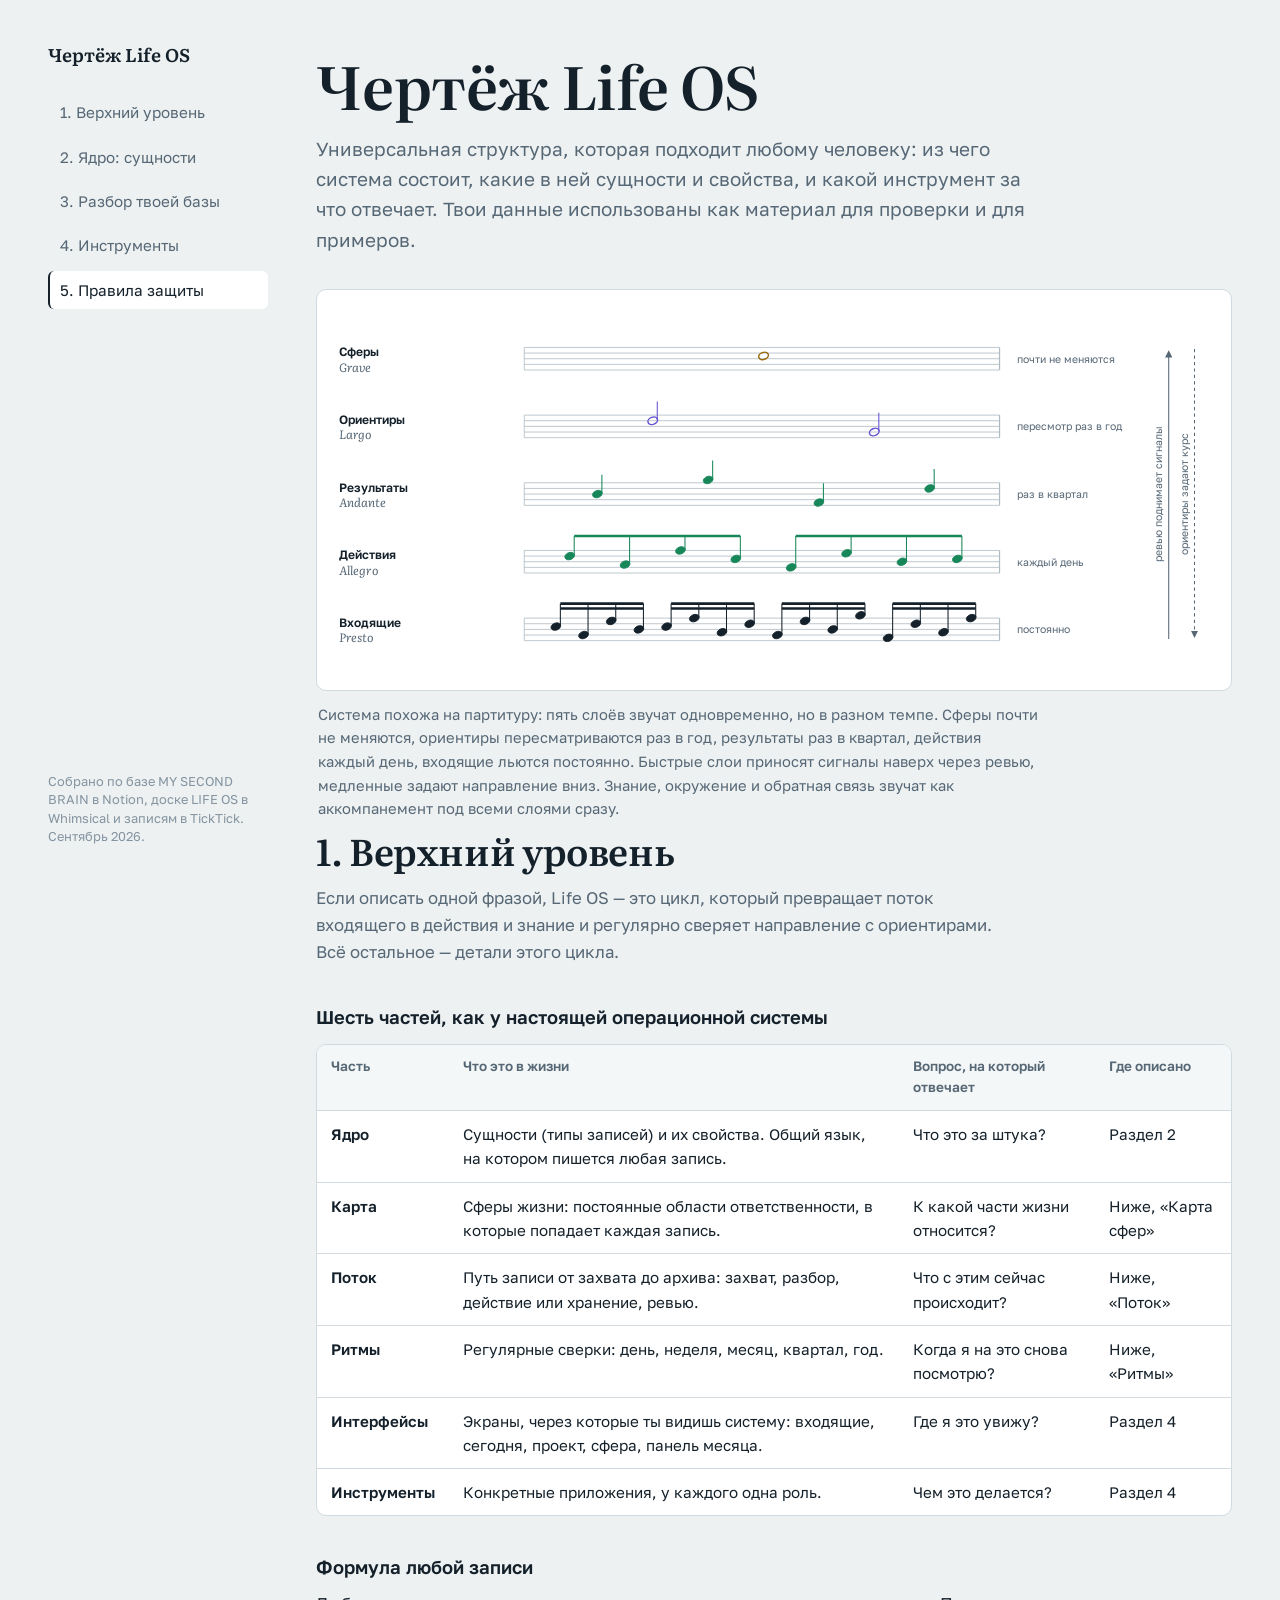
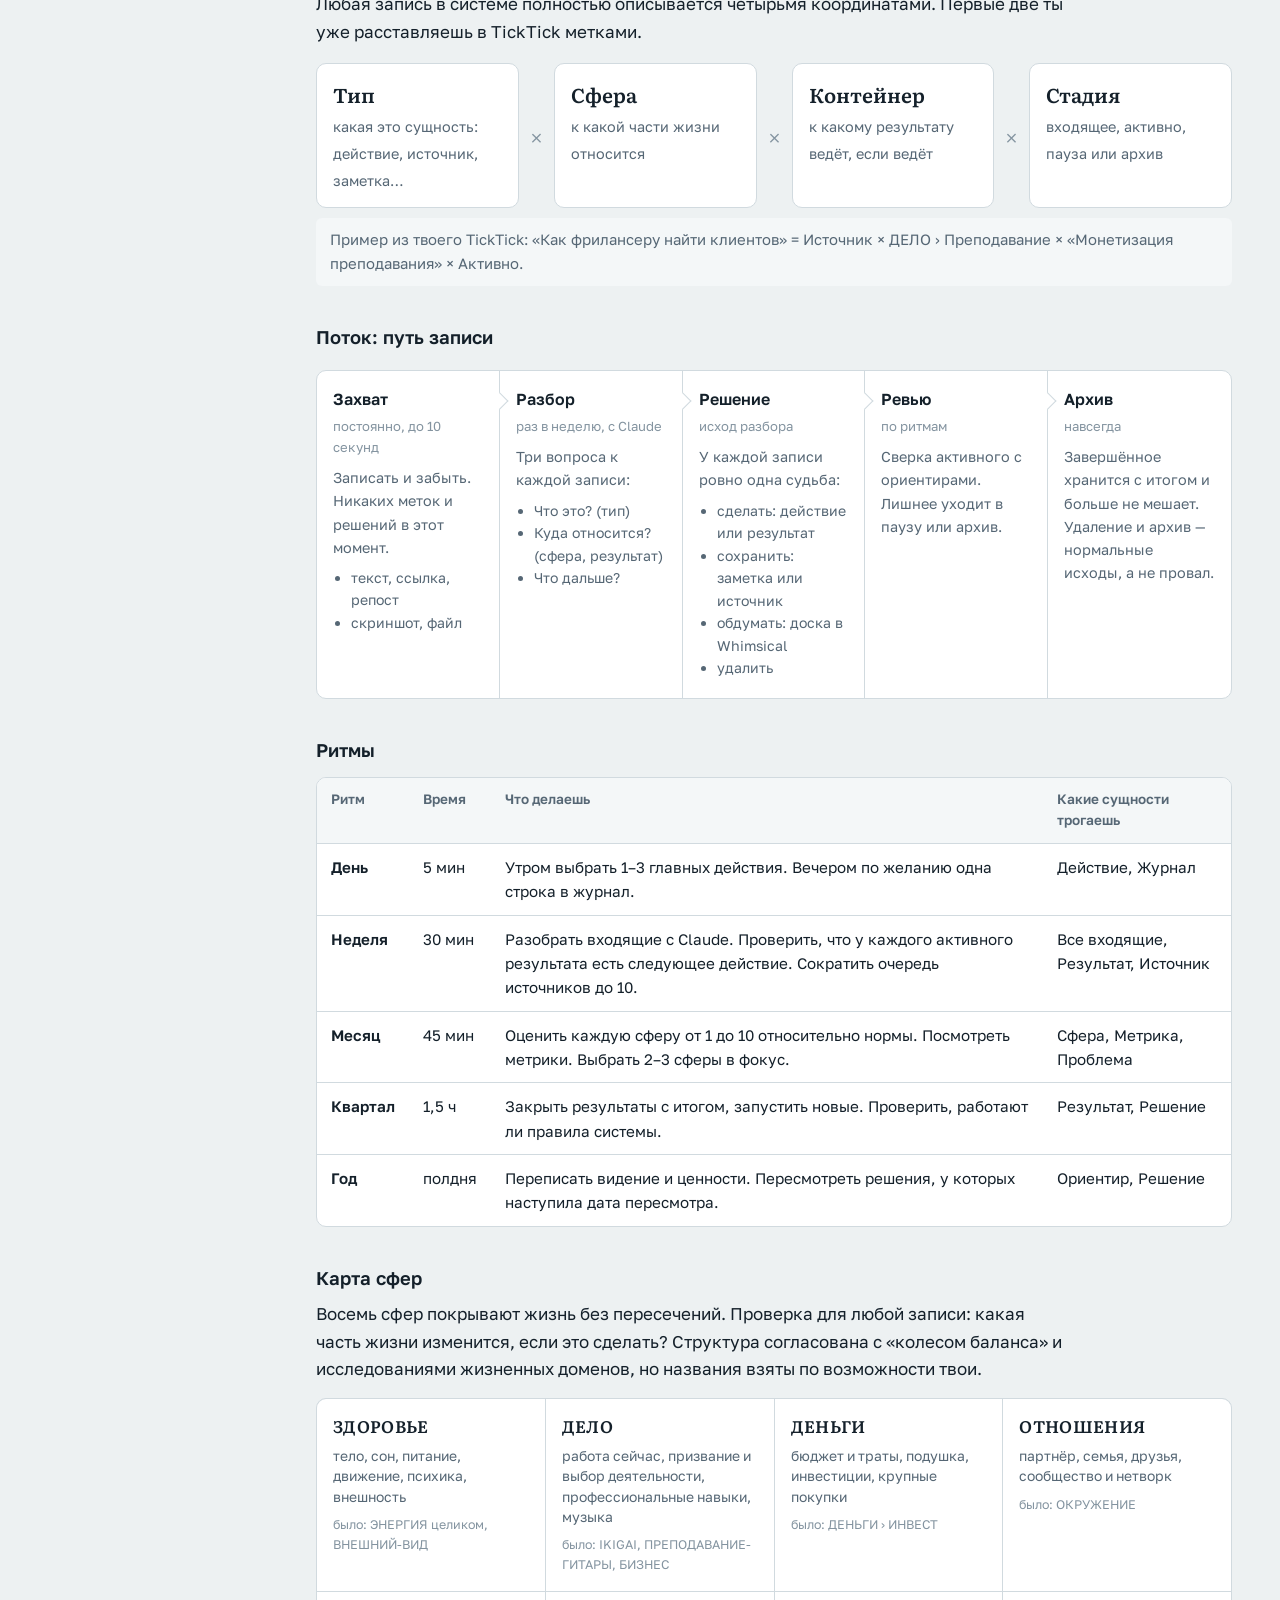
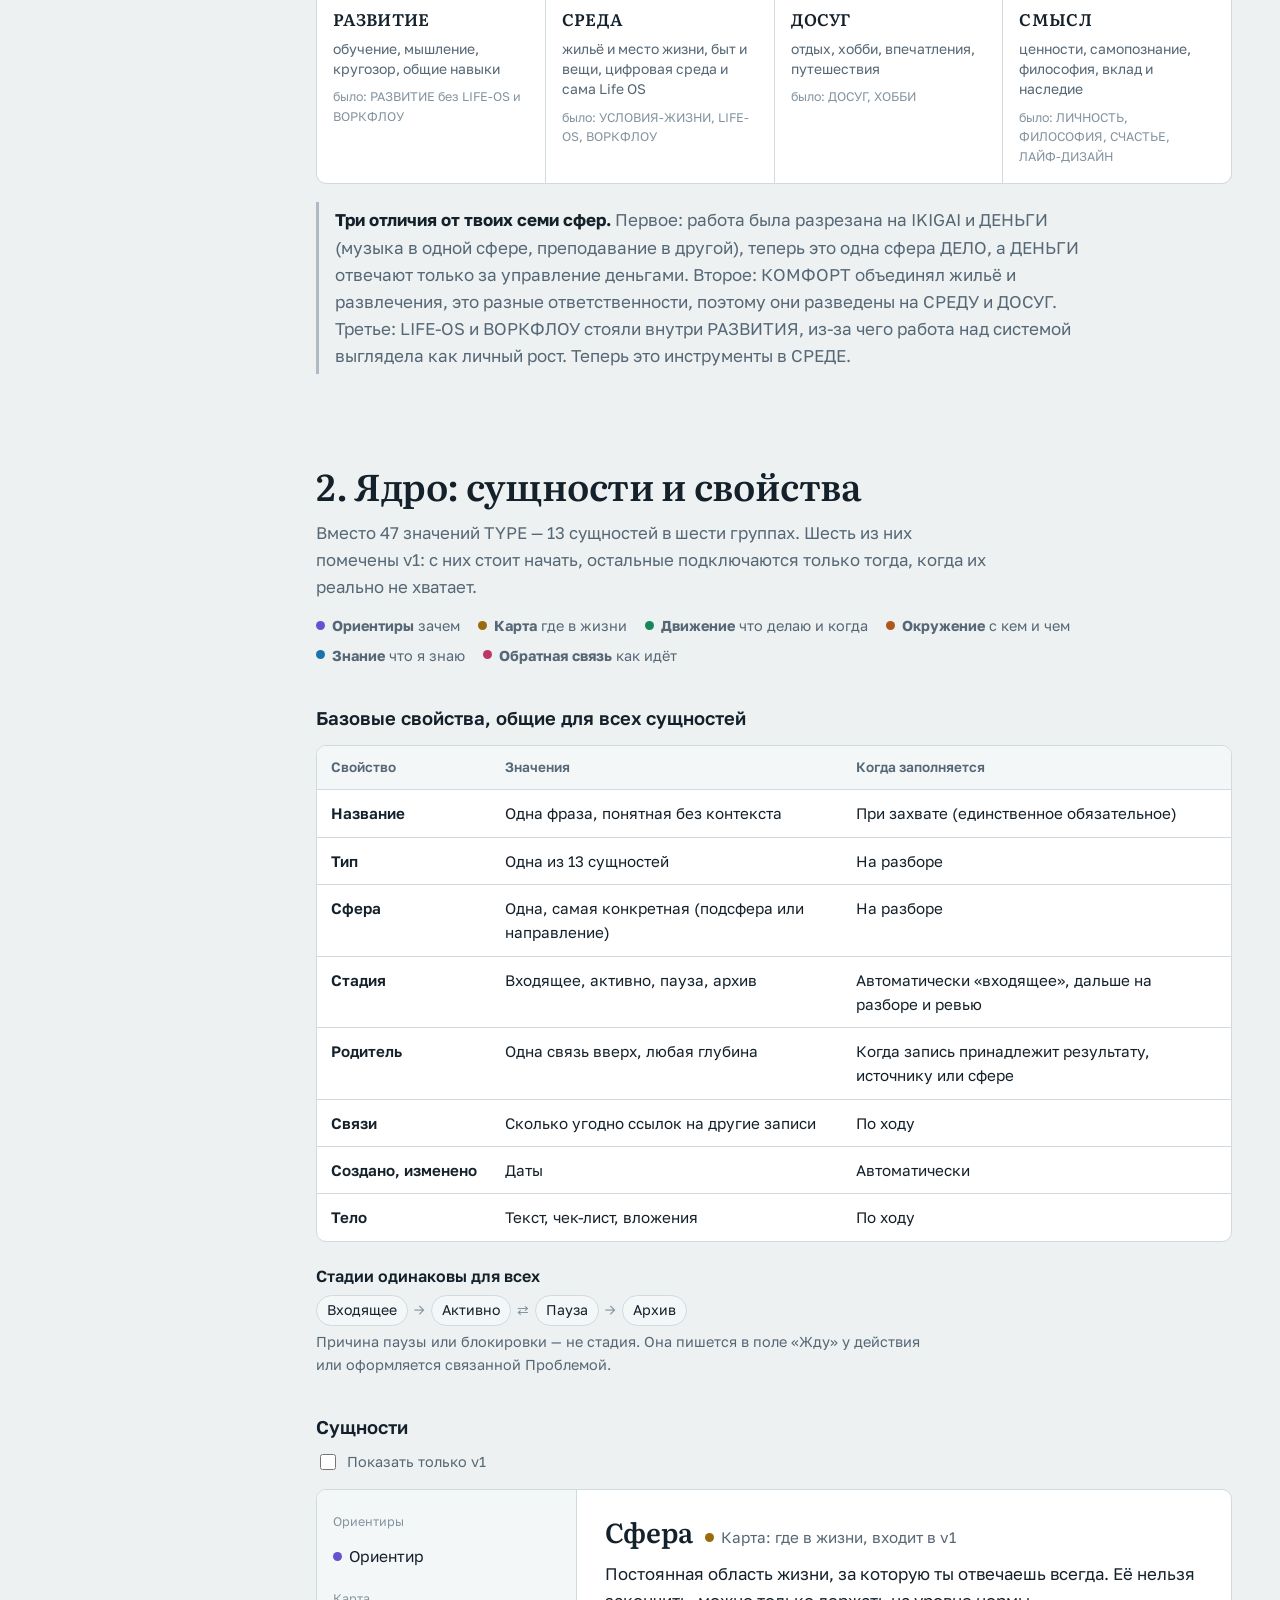
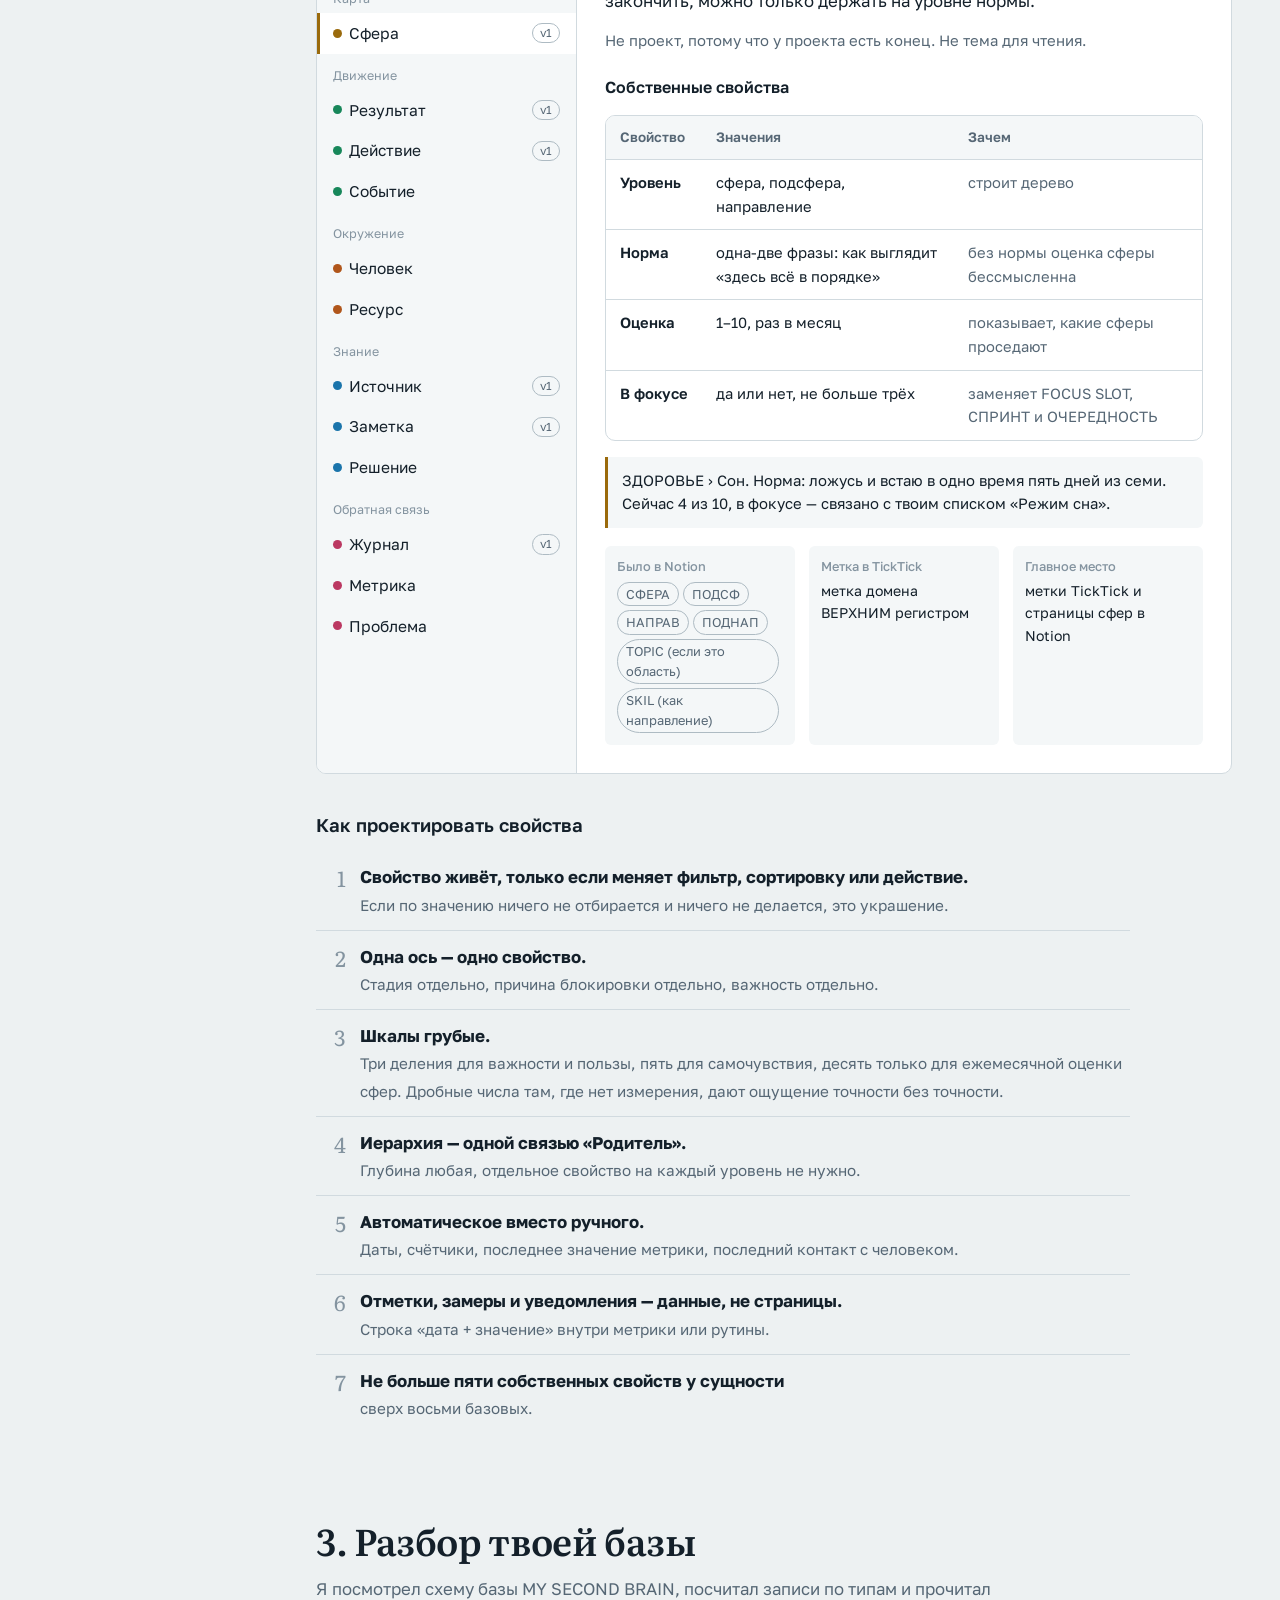
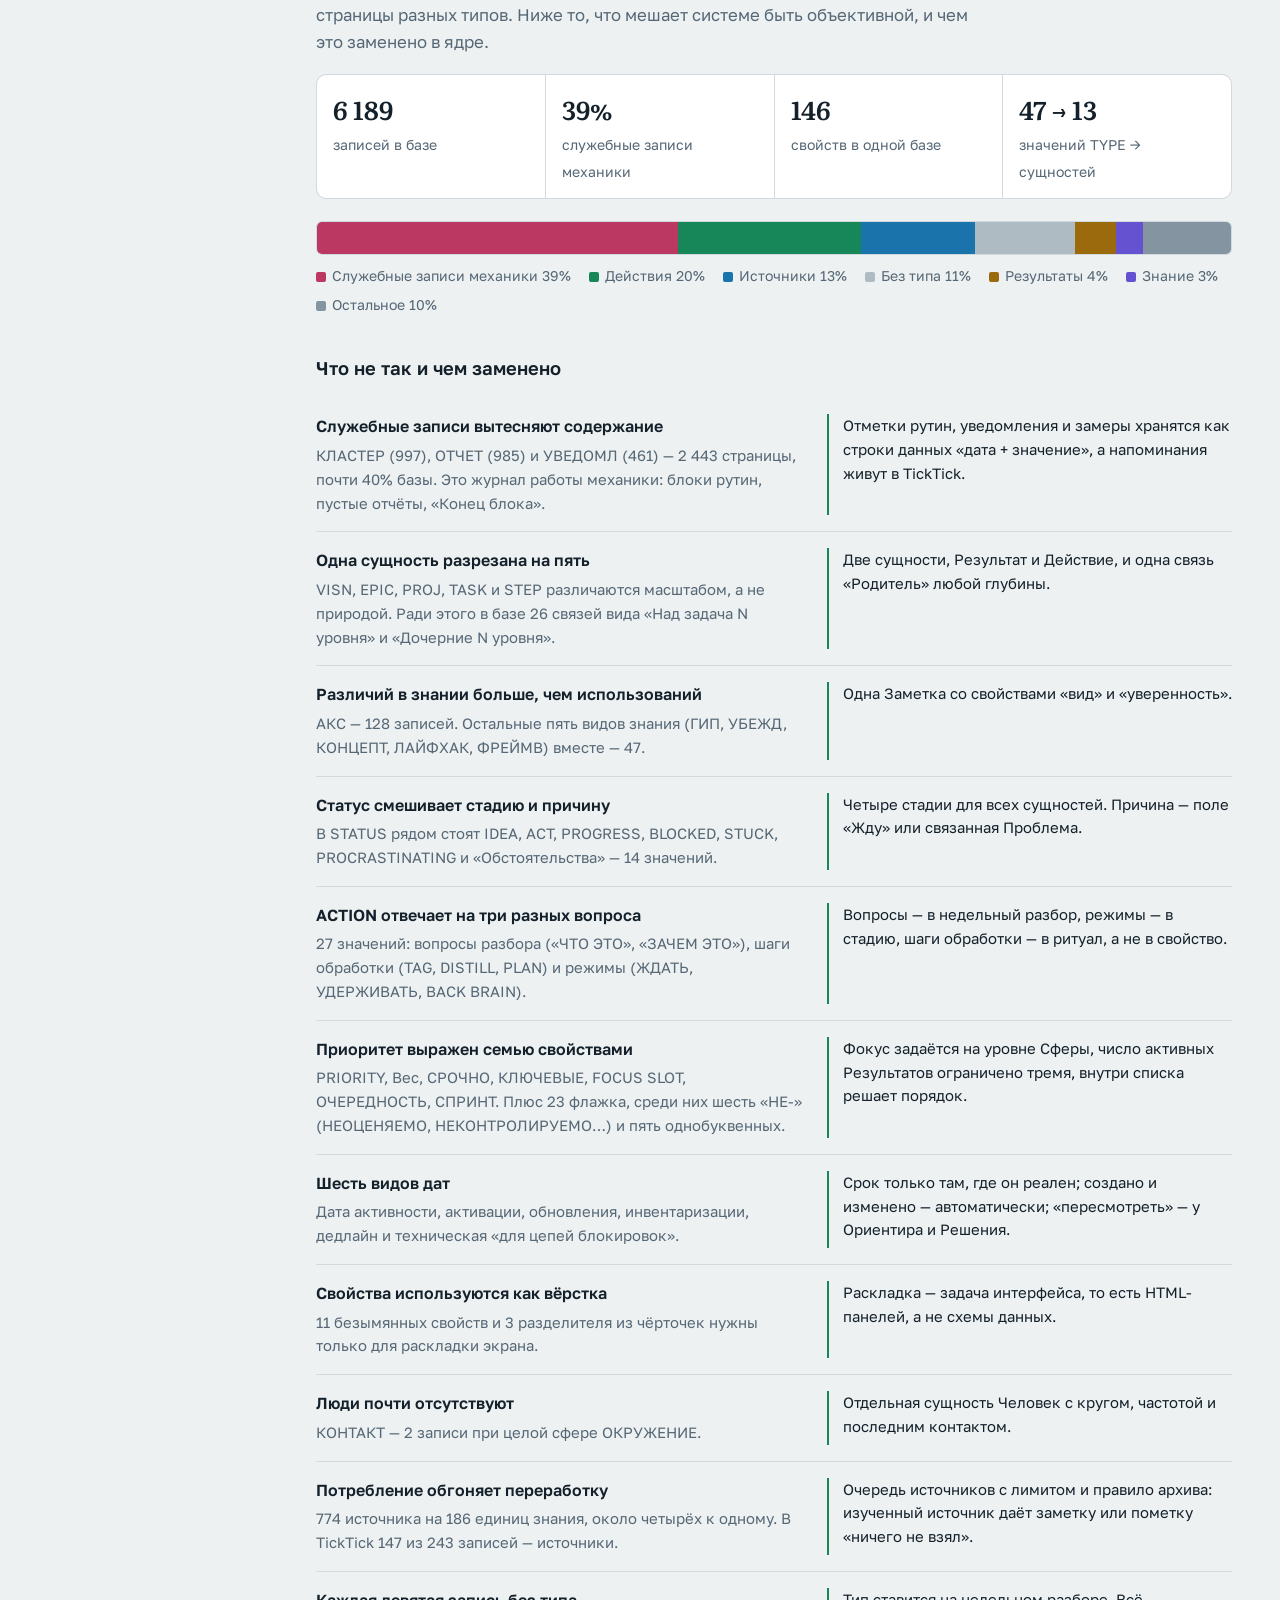
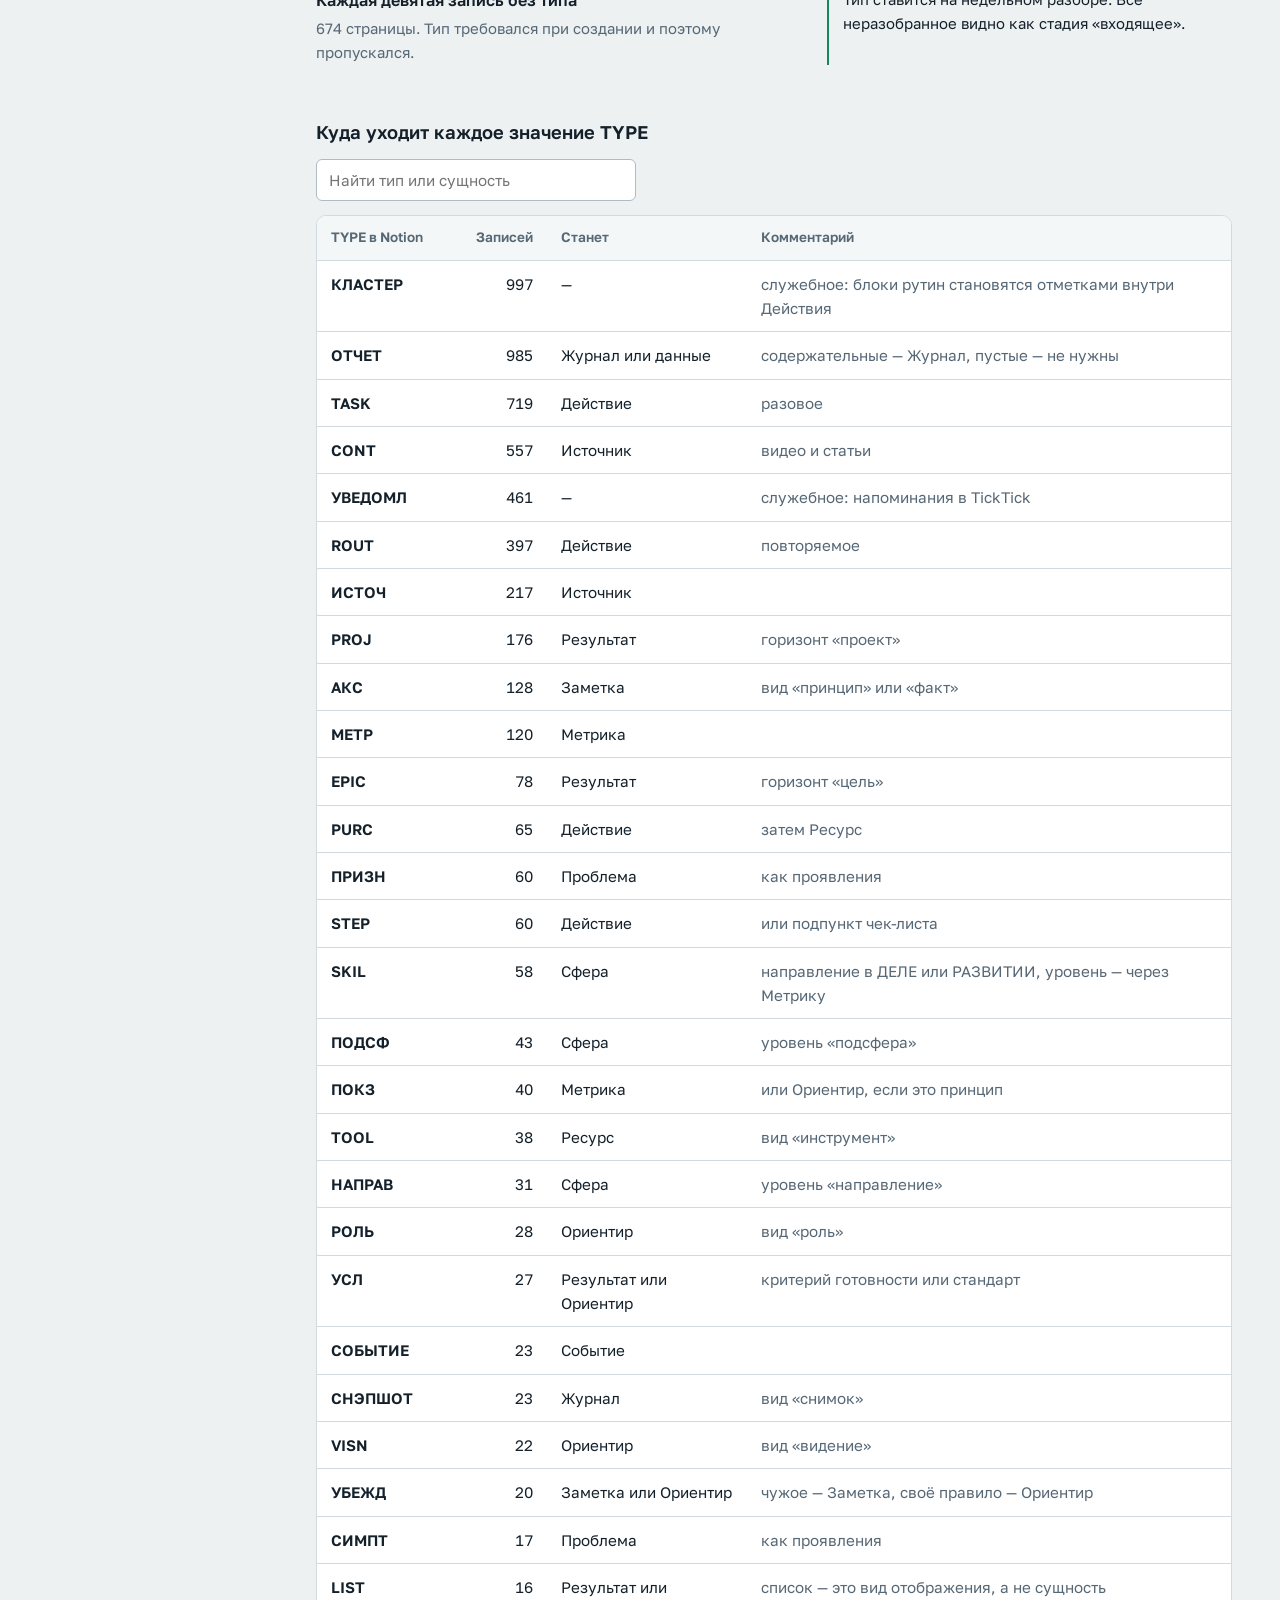
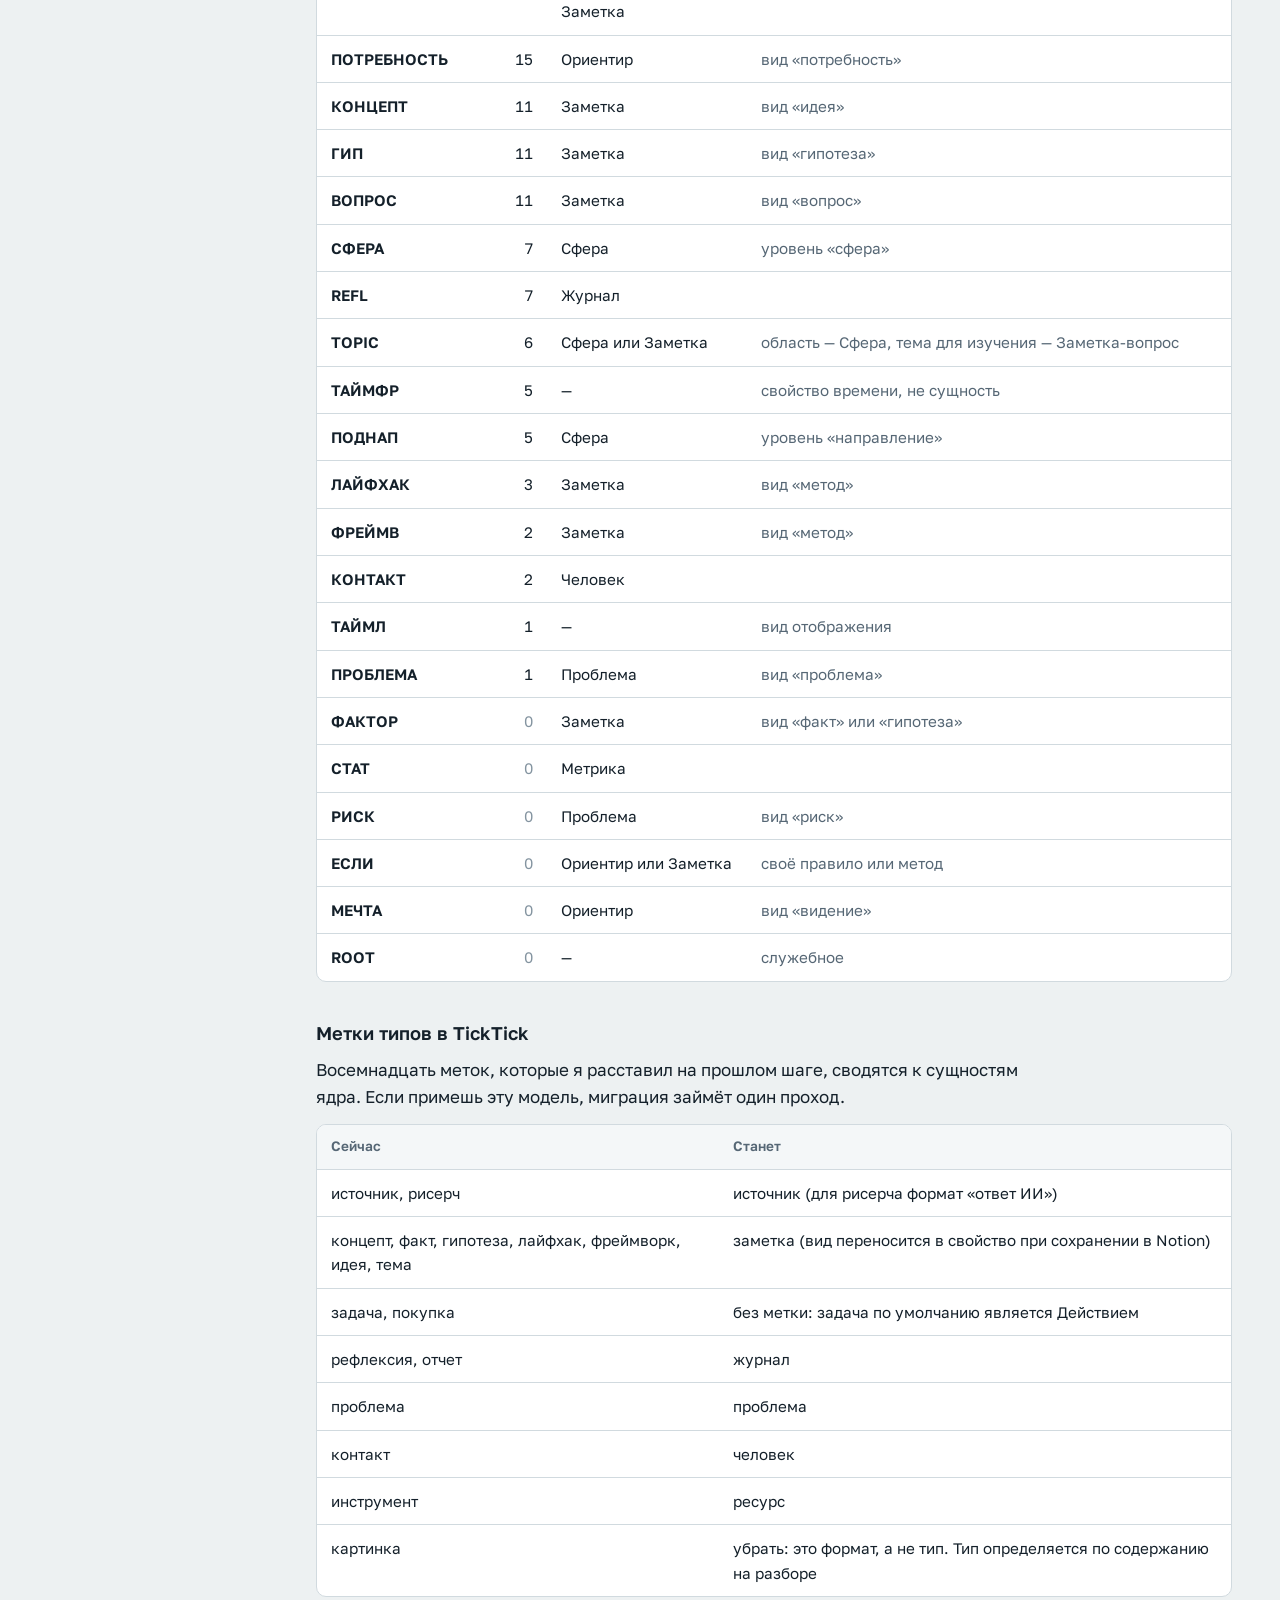
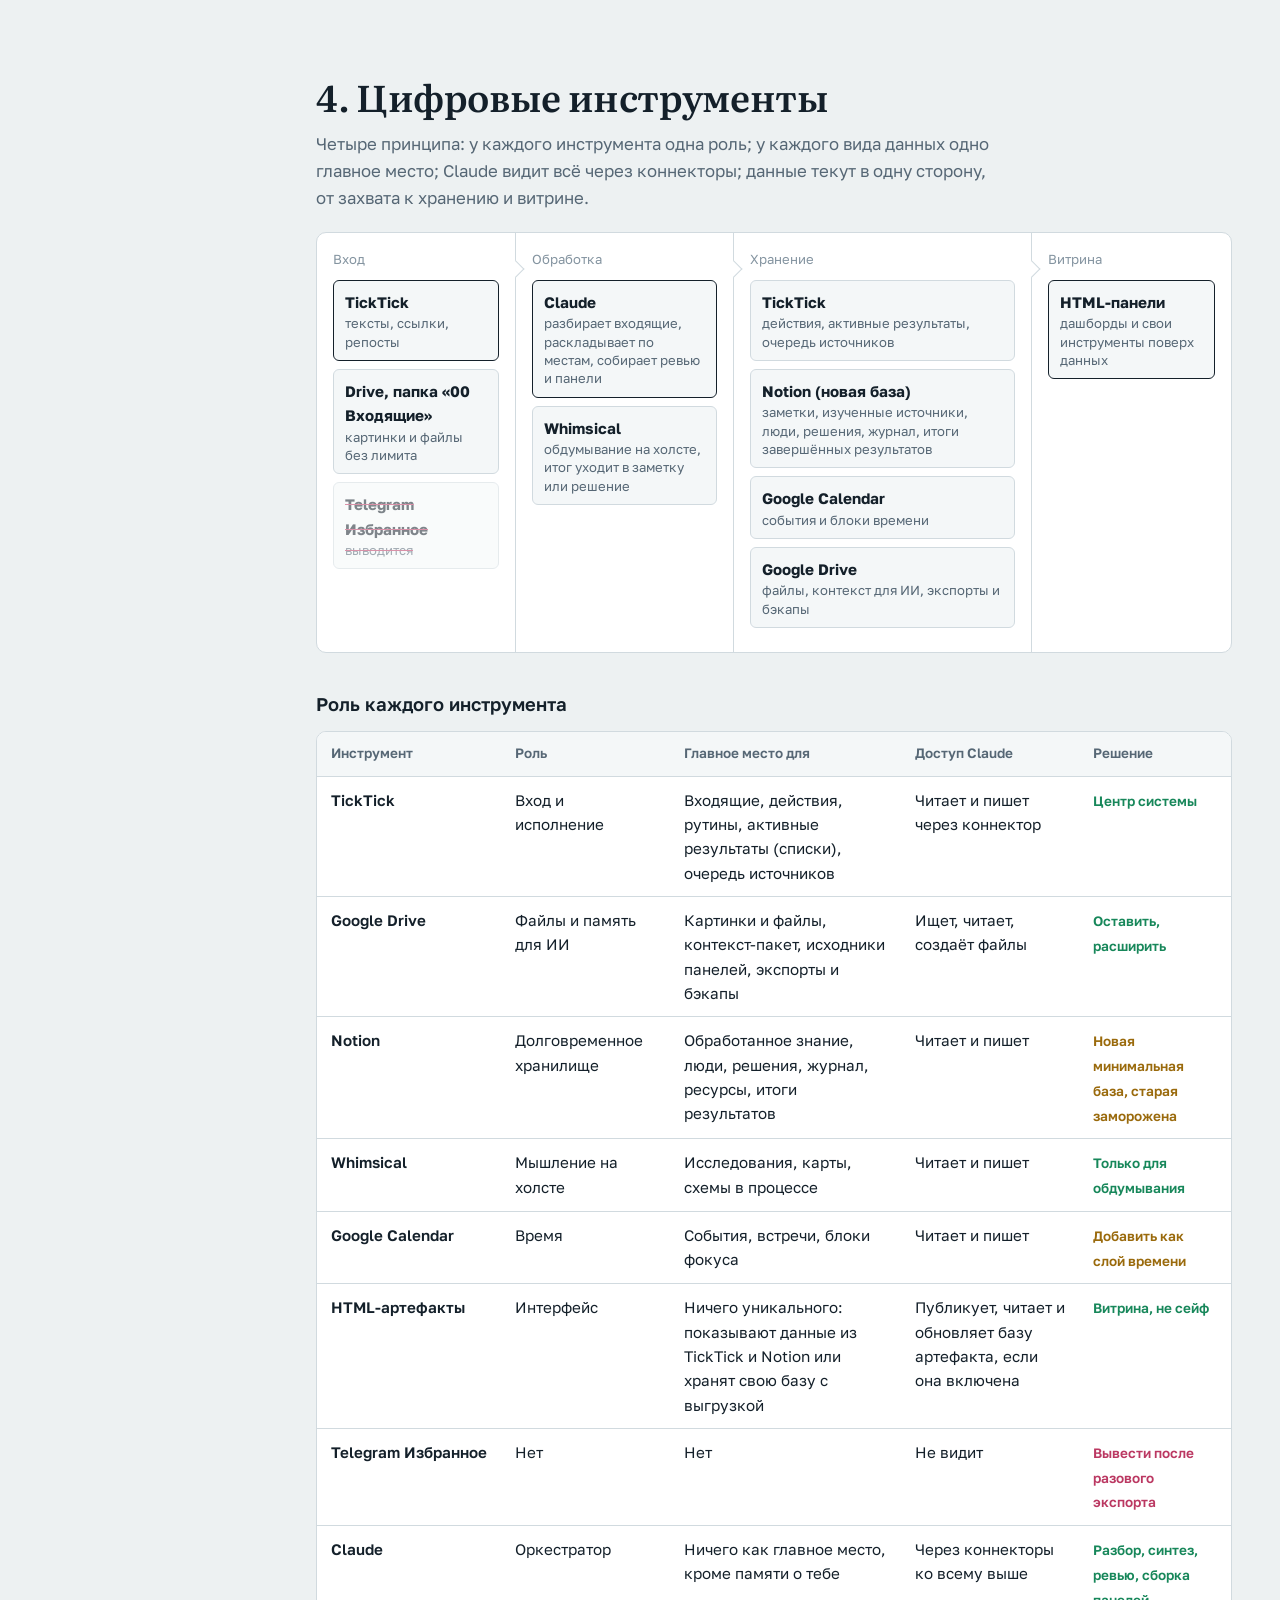
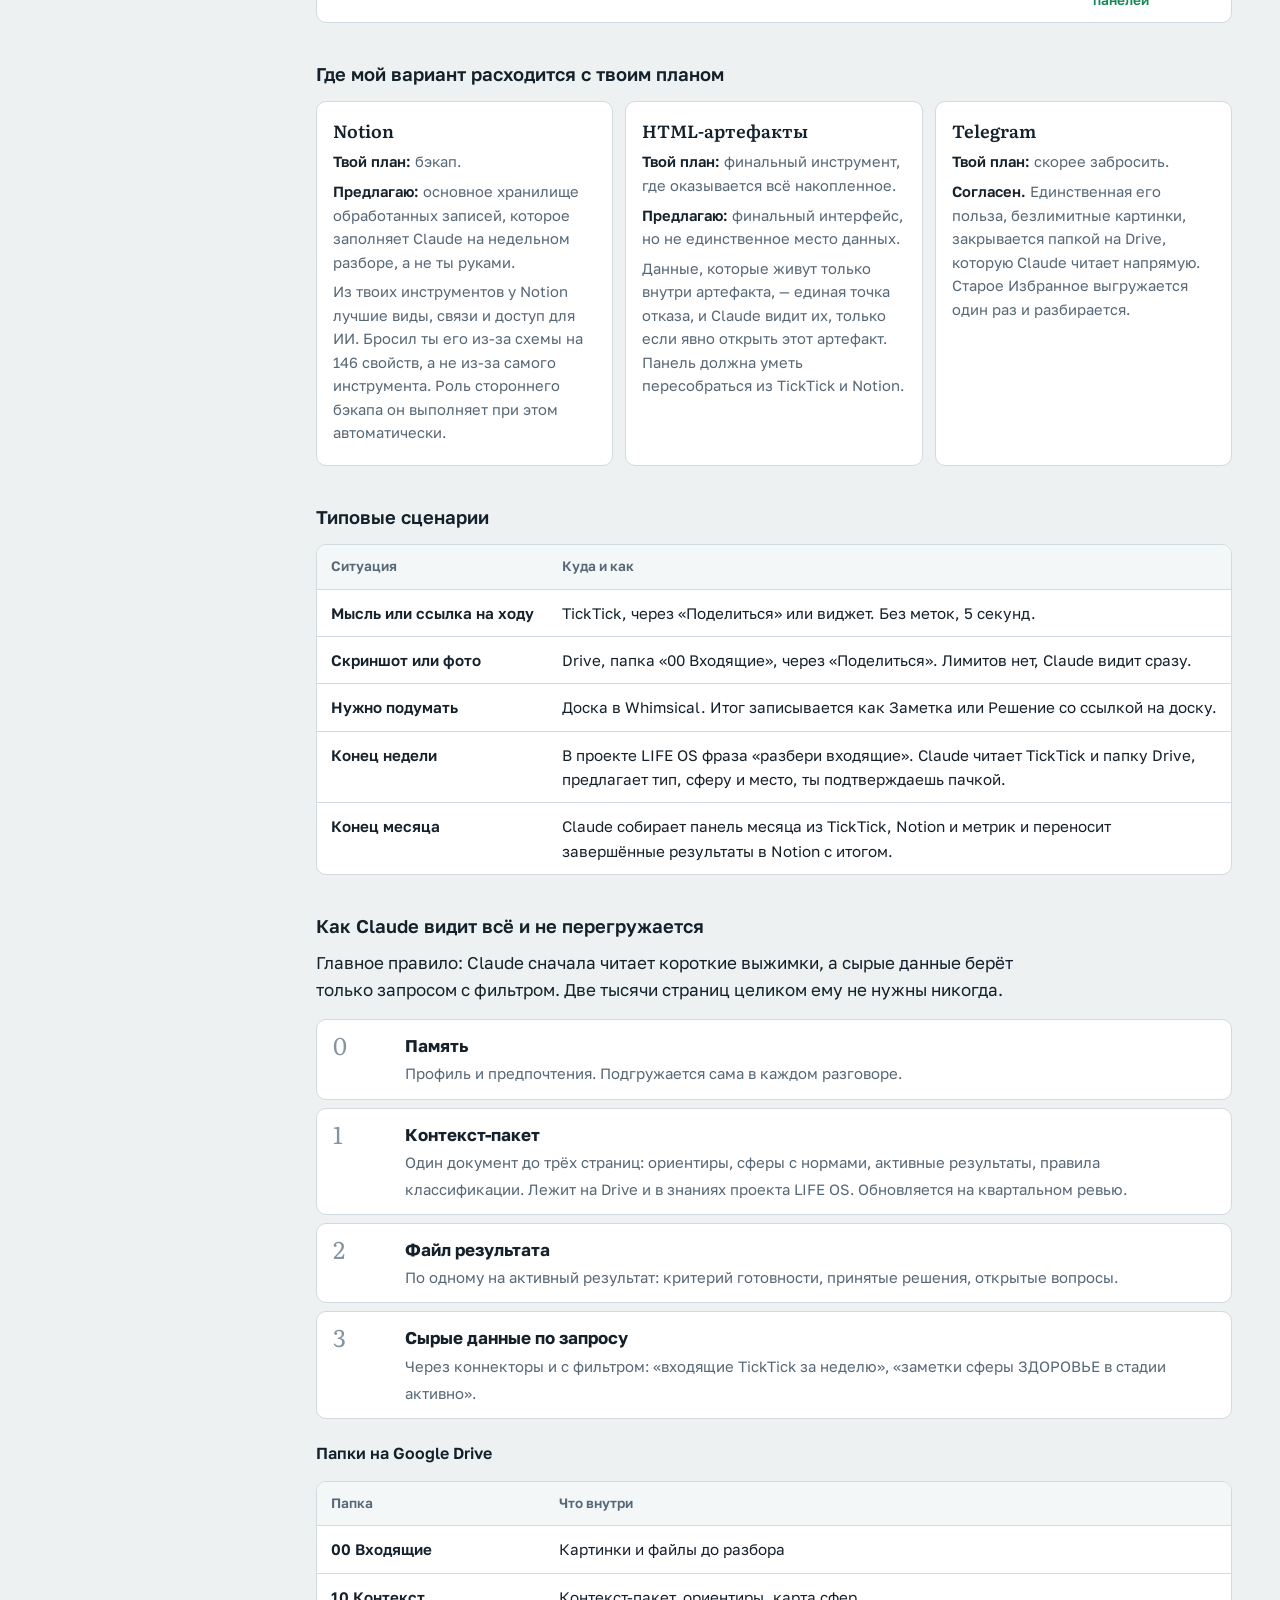
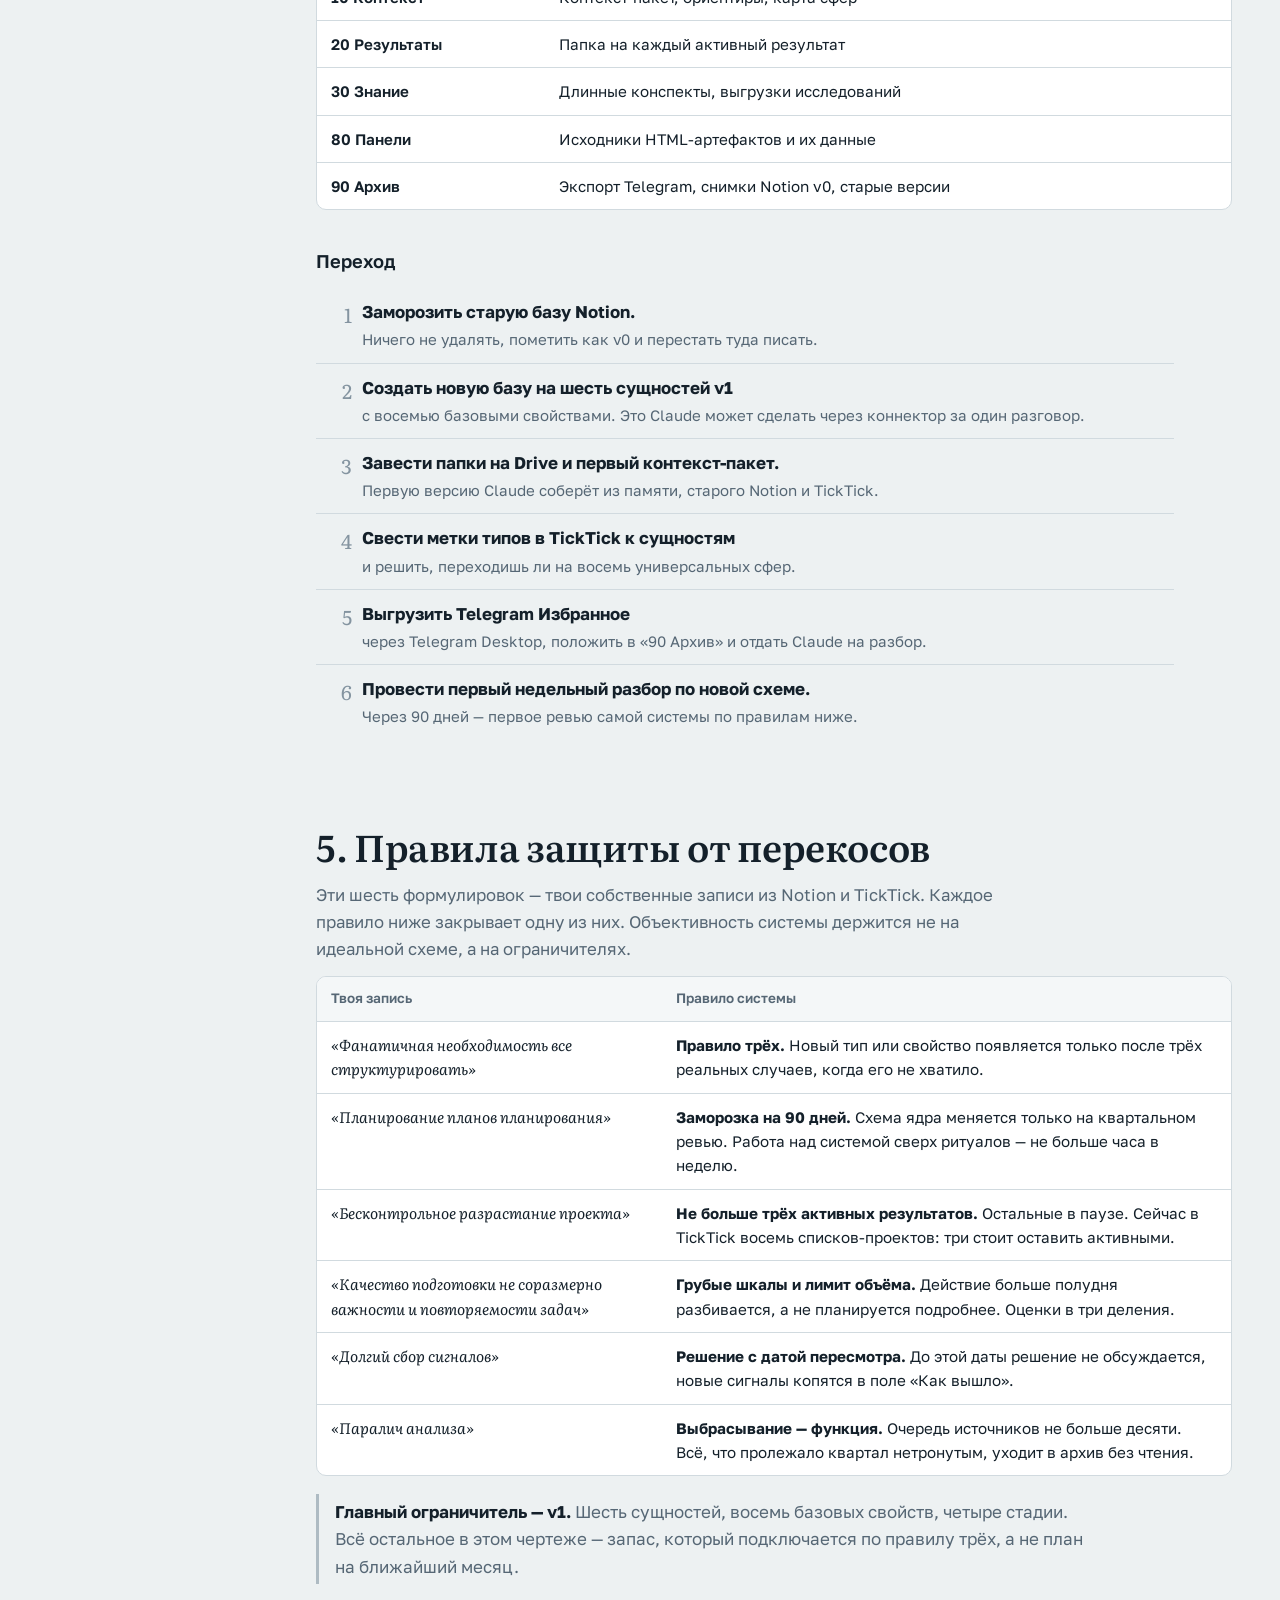
<file: tools/lifeos-blueprint.html>
<!DOCTYPE html>
<html lang="ru">
<head>
<meta charset="utf-8">
<meta name="viewport" content="width=device-width, initial-scale=1, viewport-fit=cover">
<title>Чертёж Life OS</title>
<link rel="preconnect" href="https://fonts.googleapis.com">
<link rel="preconnect" href="https://fonts.gstatic.com" crossorigin>
<link href="https://fonts.googleapis.com/css2?family=Golos+Text:wght@400;500;600&family=Literata:ital,opsz,wght@0,7..72,400;0,7..72,600;1,7..72,400;1,7..72,500&display=swap" rel="stylesheet">
<style>
:root{
  box-sizing:border-box;
  padding-top:env(safe-area-inset-top,0px);
  padding-bottom:env(safe-area-inset-bottom,0px);
  --bg:#EDF1F2; --surface:#FFFFFF; --surface2:#F4F7F8; --line:#D1DADF; --line-strong:#AEBBC3;
  --text:#14202A; --muted:#566775; --faint:#8494A0;
  --orient:#6552D0; --map:#9A6A0C; --move:#17875A; --env:#B0561B; --know:#1A74AB; --feed:#BB3862;
  --serif:"Literata", Georgia, "Times New Roman", serif;
  --sans:"Golos Text", "Segoe UI", Roboto, "Helvetica Neue", Arial, sans-serif;
  --radius-s:6px; --radius-m:10px;
}
@media (prefers-color-scheme: dark){
  :root:not([data-theme="light"]){
    --bg:#111A21; --surface:#16212A; --surface2:#1B2832; --line:#283844; --line-strong:#3B5060;
    --text:#E3E9ED; --muted:#96A7B3; --faint:#6D808D;
    --orient:#A597FF; --map:#E3B150; --move:#4DC792; --env:#EF9658; --know:#5FB9EE; --feed:#F2769A;
  }
}
:root[data-theme="dark"]{
  --bg:#111A21; --surface:#16212A; --surface2:#1B2832; --line:#283844; --line-strong:#3B5060;
  --text:#E3E9ED; --muted:#96A7B3; --faint:#6D808D;
  --orient:#A597FF; --map:#E3B150; --move:#4DC792; --env:#EF9658; --know:#5FB9EE; --feed:#F2769A;
}
*,*::before,*::after{box-sizing:inherit}
html{height:100%;scroll-behavior:smooth;scroll-padding-top:calc(env(safe-area-inset-top,0px) + 72px)}
@media (prefers-reduced-motion: reduce){html{scroll-behavior:auto}*{transition:none!important;animation:none!important}}
body{margin:0;background:var(--bg);color:var(--text);font-family:var(--sans);font-size:17px;line-height:1.6;-webkit-font-smoothing:antialiased}
img,svg{max-width:100%}
a{color:var(--know)}
:focus-visible{outline:2px solid var(--know);outline-offset:2px;border-radius:4px}

/* ---------- layout ---------- */
.shell{display:grid;grid-template-columns:220px minmax(0,1fr);gap:48px;max-width:1240px;margin:0 auto;padding:0 28px}
.side{position:sticky;top:env(safe-area-inset-top,0px);align-self:start;height:100vh;padding:40px 0;display:flex;flex-direction:column;gap:6px}
.side .brand{font-family:var(--serif);font-size:1.15rem;font-weight:600;margin-bottom:18px}
.side a{display:block;text-decoration:none;color:var(--muted);padding:7px 10px;border-radius:var(--radius-s);font-size:.95rem;border-left:2px solid transparent}
.side a:hover{color:var(--text);background:var(--surface2)}
.side a.on{color:var(--text);border-left-color:var(--text);background:var(--surface)}
.side .note{margin-top:auto;font-size:.8rem;color:var(--faint);line-height:1.45}
main{min-width:0;padding:40px 0 120px}
.topnav{display:none}
@media (max-width:900px){
  .shell{grid-template-columns:1fr;gap:0;padding:0 18px}
  .side{display:none}
  .topnav{display:flex;position:sticky;top:0;z-index:5;gap:4px;overflow-x:auto;background:var(--bg);padding:10px 18px;padding-top:calc(env(safe-area-inset-top,0px) + 10px);margin:0;border-bottom:1px solid var(--line);scrollbar-width:none}
  .topnav a{white-space:nowrap;text-decoration:none;color:var(--muted);font-size:.9rem;padding:6px 10px;border-radius:999px}
  .topnav a.on{background:var(--surface);color:var(--text)}
  main{padding-top:20px}
  body{font-size:16px}
}

/* ---------- type ---------- */
h1,h2{font-family:var(--serif);font-weight:600;letter-spacing:-.01em;line-height:1.15;margin:0}
h1{font-size:clamp(2.3rem,5.2vw,3.7rem)}
h2{font-size:clamp(1.7rem,3.2vw,2.3rem);margin-bottom:14px}
h3{font-size:1.15rem;font-weight:600;margin:40px 0 10px;line-height:1.3}
h4{font-size:1rem;font-weight:600;margin:22px 0 6px}
p{margin:0 0 14px;max-width:68ch}
.lead{font-size:1.18rem;color:var(--muted);max-width:60ch}
.muted{color:var(--muted)}
.small{font-size:.9rem}
.tempo{font-family:var(--serif);font-style:italic;font-weight:500}
section{padding-top:72px}
section:first-of-type{padding-top:0}
.sec-intro{max-width:68ch;color:var(--muted);font-size:1.05rem}
hr.rule{border:0;border-top:1px solid var(--line);margin:56px 0 0}

/* ---------- hero score ---------- */
.hero{padding:10px 0 8px}
.hero .lead{margin-top:16px}
.score-wrap{margin-top:34px;background:var(--surface);border:1px solid var(--line);border-radius:var(--radius-m);padding:22px 22px 14px;overflow-x:auto}
.score{display:block;min-width:720px;width:100%;height:auto}
.score text{font-family:var(--sans);fill:var(--text)}
.score .lbl{font-size:15px;font-weight:600}
.score .tmp{font-family:var(--serif);font-style:italic;font-size:15px;fill:var(--muted)}
.score .rh{font-size:13px;fill:var(--muted)}
.score-cap{font-size:.92rem;color:var(--muted);margin:12px 2px 0;max-width:80ch}

/* ---------- generic blocks ---------- */
.tablewrap{overflow-x:auto;margin:14px 0 6px;border:1px solid var(--line);border-radius:var(--radius-m);background:var(--surface)}
table{border-collapse:collapse;width:100%;font-size:.95rem}
th,td{text-align:left;vertical-align:top;padding:11px 14px;border-bottom:1px solid var(--line)}
th{font-weight:600;color:var(--muted);font-size:.85rem;background:var(--surface2)}
tr:last-child td{border-bottom:0}
td.k{font-weight:600;white-space:nowrap}
.tag{display:inline-block;font-size:.8rem;padding:1px 8px;border-radius:999px;border:1px solid var(--line-strong);color:var(--muted);margin:2px 4px 2px 0;white-space:nowrap}
.dot{display:inline-block;width:9px;height:9px;border-radius:50%;margin-right:7px;vertical-align:.08em}
.callout{border-left:3px solid var(--line-strong);padding:4px 0 4px 16px;margin:18px 0;color:var(--muted);max-width:70ch}
.callout strong{color:var(--text)}

/* formula */
.formula{display:flex;flex-wrap:wrap;align-items:stretch;gap:10px;margin:18px 0 10px}
.formula .term{flex:1 1 150px;background:var(--surface);border:1px solid var(--line);border-radius:var(--radius-m);padding:14px 16px}
.formula .term b{display:block;font-family:var(--serif);font-size:1.25rem;font-weight:600;margin-bottom:2px}
.formula .term span{font-size:.9rem;color:var(--muted)}
.formula .op{align-self:center;font-family:var(--serif);font-size:1.6rem;color:var(--faint)}
.example-line{font-size:.93rem;color:var(--muted);background:var(--surface2);border-radius:var(--radius-s);padding:10px 14px;max-width:none}

/* flow */
.flow{display:grid;grid-template-columns:repeat(5,minmax(0,1fr));gap:0;margin:20px 0 8px;border:1px solid var(--line);border-radius:var(--radius-m);background:var(--surface);overflow:hidden}
.flow .st{padding:16px 16px 18px;border-right:1px solid var(--line);position:relative}
.flow .st:last-child{border-right:0}
.flow .st h4{margin:0 0 4px;font-size:1rem}
.flow .st .when{font-size:.82rem;color:var(--faint);margin-bottom:8px}
.flow .st p{font-size:.9rem;color:var(--muted);margin:0 0 8px}
.flow .st ul{margin:0;padding-left:18px;font-size:.88rem;color:var(--muted)}
.flow .st:not(:last-child)::after{content:"";position:absolute;right:-7px;top:24px;width:12px;height:12px;background:var(--surface);border-top:1px solid var(--line);border-right:1px solid var(--line);transform:rotate(45deg);z-index:1}
@media (max-width:900px){
  .flow{grid-template-columns:1fr}
  .flow .st{border-right:0;border-bottom:1px solid var(--line)}
  .flow .st:last-child{border-bottom:0}
  .flow .st:not(:last-child)::after{right:auto;left:24px;top:auto;bottom:-7px;transform:rotate(135deg)}
}

/* spheres */
.spheres{display:grid;grid-template-columns:repeat(4,minmax(0,1fr));gap:1px;background:var(--line);border:1px solid var(--line);border-radius:var(--radius-m);overflow:hidden;margin:16px 0}
.sph{background:var(--surface);padding:14px 16px 16px}
.sph b{font-family:var(--serif);font-weight:600;font-size:1.05rem;letter-spacing:.02em}
.sph .sub{font-size:.87rem;color:var(--muted);margin-top:6px;line-height:1.45}
.sph .was{font-size:.78rem;color:var(--faint);margin-top:8px}
@media (max-width:900px){.spheres{grid-template-columns:repeat(2,minmax(0,1fr))}}
@media (max-width:520px){.spheres{grid-template-columns:1fr}}

/* entity explorer */
.groupsline{display:flex;flex-wrap:wrap;gap:6px 18px;margin:12px 0 18px;font-size:.9rem;color:var(--muted)}
.explorer{display:grid;grid-template-columns:260px minmax(0,1fr);gap:0;border:1px solid var(--line);border-radius:var(--radius-m);background:var(--surface);overflow:hidden;margin-top:12px}
.elist{border-right:1px solid var(--line);padding:10px 0;background:var(--surface2)}
.elist .gh{font-size:.78rem;color:var(--faint);padding:12px 16px 4px}
.elist button{all:unset;box-sizing:border-box;display:flex;align-items:center;justify-content:space-between;width:100%;padding:8px 16px;cursor:pointer;font-size:.97rem;color:var(--text)}
.elist button:hover{background:var(--surface)}
.elist button.on{background:var(--surface);box-shadow:inset 3px 0 0 var(--c)}
.elist button .v1{font-size:.72rem;color:var(--muted);border:1px solid var(--line-strong);border-radius:999px;padding:0 7px}
.elist button.dim{opacity:.38}
.edetail{padding:24px 28px 28px;min-width:0}
.edetail .eh{display:flex;align-items:baseline;gap:12px;flex-wrap:wrap}
.edetail h3{font-family:var(--serif);font-size:1.7rem;margin:0}
.edetail .eq{color:var(--muted);font-size:.95rem}
.edetail .what{font-size:1.05rem;margin-top:12px}
.edetail .not{font-size:.93rem;color:var(--muted)}
.edetail table{font-size:.92rem}
.edetail .meta{display:grid;grid-template-columns:repeat(3,minmax(0,1fr));gap:14px;margin-top:18px}
.edetail .meta div{background:var(--surface2);border-radius:var(--radius-s);padding:10px 12px;font-size:.88rem}
.edetail .meta .tag{white-space:normal}
.edetail .meta div b{display:block;font-size:.8rem;color:var(--faint);font-weight:500;margin-bottom:3px}
.edetail .ex{margin-top:16px;padding:12px 14px;border-left:3px solid var(--c);background:var(--surface2);font-size:.93rem;border-radius:0 var(--radius-s) var(--radius-s) 0}
.stages{display:flex;flex-wrap:wrap;gap:6px;align-items:center;margin:6px 0 4px;font-size:.88rem}
.stages span.s{padding:3px 10px;border-radius:999px;background:var(--surface2);border:1px solid var(--line)}
.stages span.a{color:var(--faint)}
.switch{display:inline-flex;align-items:center;gap:8px;font-size:.9rem;color:var(--muted);cursor:pointer;user-select:none}
.switch input{accent-color:var(--move);width:16px;height:16px}
@media (max-width:900px){
  .explorer{grid-template-columns:1fr}
  .elist{border-right:0;border-bottom:1px solid var(--line);display:flex;flex-wrap:wrap;gap:4px;padding:10px}
  .elist .gh{display:none}
  .elist button{width:auto;padding:6px 12px;border-radius:999px;border:1px solid var(--line);background:var(--surface);gap:8px}
  .elist button.on{box-shadow:inset 0 -2px 0 var(--c)}
  .edetail{padding:18px}
  .edetail .meta{grid-template-columns:1fr}
}

/* base props & rules */
.rules{counter-reset:r;list-style:none;padding:0;margin:14px 0}
.rules li{counter-increment:r;position:relative;padding:12px 0 12px 44px;border-bottom:1px solid var(--line);max-width:74ch}
.rules li:last-child{border-bottom:0}
.rules li::before{content:counter(r);position:absolute;left:0;top:10px;font-family:var(--serif);font-size:1.35rem;color:var(--faint);width:30px;text-align:right}
.rules li b{display:block}
.rules li span{color:var(--muted);font-size:.95rem}

/* audit */
.stats{display:grid;grid-template-columns:repeat(4,minmax(0,1fr));gap:1px;background:var(--line);border:1px solid var(--line);border-radius:var(--radius-m);overflow:hidden;margin:18px 0}
.stats div{background:var(--surface);padding:14px 16px}
.stats b{display:block;font-family:var(--serif);font-size:1.6rem;font-weight:600}
.stats span{font-size:.88rem;color:var(--muted)}
@media (max-width:700px){.stats{grid-template-columns:repeat(2,minmax(0,1fr))}}
.comp{margin:22px 0 8px}
.comp .bar{display:flex;height:34px;border-radius:var(--radius-s);overflow:hidden;border:1px solid var(--line)}
.comp .bar div{height:100%}
.comp .legend{display:flex;flex-wrap:wrap;gap:6px 18px;margin-top:10px;font-size:.88rem;color:var(--muted)}
.comp .legend i{display:inline-block;width:10px;height:10px;border-radius:2px;margin-right:6px;vertical-align:-.05em}
.findings{list-style:none;padding:0;margin:18px 0}
.findings li{display:grid;grid-template-columns:minmax(0,1.2fr) minmax(0,1fr);gap:24px;padding:16px 0;border-top:1px solid var(--line)}
.findings li:first-child{border-top:0}
.findings h4{margin:0 0 4px}
.findings p{font-size:.93rem;color:var(--muted);margin:0}
.findings .fix{font-size:.93rem;padding-left:14px;border-left:2px solid var(--move)}
@media (max-width:760px){.findings li{grid-template-columns:1fr;gap:8px}}
.filter{display:flex;gap:10px;align-items:center;margin-top:14px}
.filter input{font:inherit;font-size:.95rem;padding:8px 12px;border:1px solid var(--line-strong);border-radius:var(--radius-s);background:var(--surface);color:var(--text);width:min(320px,100%)}
.num{text-align:right;font-variant-numeric:tabular-nums;white-space:nowrap}
.zero{color:var(--faint)}

/* ecosystem */
.eco{display:grid;grid-template-columns:1fr 1.1fr 1.5fr 1fr;gap:0;border:1px solid var(--line);border-radius:var(--radius-m);background:var(--surface);overflow:hidden;margin:20px 0 8px}
.eco .col{padding:16px;border-right:1px solid var(--line);position:relative}
.eco .col:last-child{border-right:0}
.eco .col .ch{font-size:.82rem;color:var(--faint);margin-bottom:10px}
.eco .tool{border:1px solid var(--line);border-radius:var(--radius-s);padding:9px 11px;margin-bottom:8px;background:var(--surface2)}
.eco .tool b{display:block;font-size:.95rem}
.eco .tool span{font-size:.82rem;color:var(--muted);line-height:1.4;display:block}
.eco .tool.center{border-color:var(--text)}
.eco .col:not(:last-child)::after{content:"";position:absolute;right:-7px;top:30px;width:12px;height:12px;background:var(--surface);border-top:1px solid var(--line);border-right:1px solid var(--line);transform:rotate(45deg);z-index:1}
.eco .gone{opacity:.55;text-decoration:line-through;text-decoration-color:var(--feed)}
@media (max-width:900px){
  .eco{grid-template-columns:1fr}
  .eco .col{border-right:0;border-bottom:1px solid var(--line)}
  .eco .col:last-child{border-bottom:0}
  .eco .col:not(:last-child)::after{right:auto;left:26px;top:auto;bottom:-7px;transform:rotate(135deg)}
}
.verdict{font-size:.85rem;font-weight:600}
.v-keep{color:var(--move)}.v-change{color:var(--map)}.v-drop{color:var(--feed)}
.layers{display:grid;gap:8px;margin:16px 0}
.layer{display:grid;grid-template-columns:58px minmax(0,1fr);gap:14px;align-items:start;background:var(--surface);border:1px solid var(--line);border-radius:var(--radius-m);padding:12px 16px}
.layer .ln{font-family:var(--serif);font-size:1.5rem;color:var(--faint);line-height:1.1}
.layer b{display:block}
.layer span{font-size:.93rem;color:var(--muted)}
.steps{counter-reset:s;list-style:none;padding:0;margin:14px 0}
.steps li{counter-increment:s;display:grid;grid-template-columns:36px minmax(0,1fr);gap:10px;padding:10px 0;border-bottom:1px solid var(--line);max-width:78ch}
.steps li:last-child{border-bottom:0}
.steps li::before{content:counter(s);font-family:var(--serif);font-size:1.25rem;color:var(--faint);text-align:right}
.steps li b{display:block}
.steps li span{color:var(--muted);font-size:.94rem}
.diverge{display:grid;grid-template-columns:repeat(3,minmax(0,1fr));gap:12px;margin:14px 0}
.diverge div{background:var(--surface);border:1px solid var(--line);border-radius:var(--radius-m);padding:14px 16px}
.diverge h4{margin:0 0 6px;font-family:var(--serif);font-size:1.1rem}
.diverge p{font-size:.92rem;color:var(--muted);margin:0 0 6px}
.diverge p b{color:var(--text);font-weight:600}
@media (max-width:900px){.diverge{grid-template-columns:1fr}}
.qt{font-family:var(--serif);font-style:italic}
footer{margin-top:80px;padding-top:20px;border-top:1px solid var(--line);font-size:.85rem;color:var(--faint)}
</style>
</head>
<body>

<nav class="topnav" aria-label="Разделы">
  <a href="#ustroystvo">Устройство</a>
  <a href="#yadro">Ядро</a>
  <a href="#razbor">Разбор Notion</a>
  <a href="#ekosistema">Инструменты</a>
  <a href="#pravila">Правила</a>
</nav>

<div class="shell">
  <aside class="side" aria-label="Навигация">
    <div class="brand">Чертёж Life OS</div>
    <a href="#ustroystvo">1. Верхний уровень</a>
    <a href="#yadro">2. Ядро: сущности</a>
    <a href="#razbor">3. Разбор твоей базы</a>
    <a href="#ekosistema">4. Инструменты</a>
    <a href="#pravila">5. Правила защиты</a>
    <p class="note">Собрано по базе MY SECOND BRAIN в Notion, доске LIFE OS в Whimsical и записям в TickTick. Сентябрь 2026.</p>
  </aside>

  <main>
    <header class="hero">
      <h1>Чертёж Life OS</h1>
      <p class="lead">Универсальная структура, которая подходит любому человеку: из чего система состоит, какие в ней сущности и свойства, и какой инструмент за что отвечает. Твои данные использованы как материал для проверки и для примеров.</p>

      <div class="score-wrap" role="img" aria-label="Слои Life OS как партитура: чем быстрее меняется слой, тем короче его ноты">
        <svg class="score" id="score" viewBox="0 0 1080 452" preserveAspectRatio="xMinYMin meet"></svg>
      </div>
      <p class="score-cap">Система похожа на партитуру: пять слоёв звучат одновременно, но в разном темпе. Сферы почти не меняются, ориентиры пересматриваются раз в год, результаты раз в квартал, действия каждый день, входящие льются постоянно. Быстрые слои приносят сигналы наверх через ревью, медленные задают направление вниз. Знание, окружение и обратная связь звучат как аккомпанемент под всеми слоями сразу.</p>
    </header>

    <!-- ===================== 1 ===================== -->
    <section id="ustroystvo">
      <h2>1. Верхний уровень</h2>
      <p class="sec-intro">Если описать одной фразой, Life OS — это цикл, который превращает поток входящего в действия и знание и регулярно сверяет направление с ориентирами. Всё остальное — детали этого цикла.</p>

      <h3>Шесть частей, как у настоящей операционной системы</h3>
      <div class="tablewrap"><table>
        <thead><tr><th>Часть</th><th>Что это в жизни</th><th>Вопрос, на который отвечает</th><th>Где описано</th></tr></thead>
        <tbody>
          <tr><td class="k">Ядро</td><td>Сущности (типы записей) и их свойства. Общий язык, на котором пишется любая запись.</td><td>Что это за штука?</td><td>Раздел 2</td></tr>
          <tr><td class="k">Карта</td><td>Сферы жизни: постоянные области ответственности, в которые попадает каждая запись.</td><td>К какой части жизни относится?</td><td>Ниже, «Карта сфер»</td></tr>
          <tr><td class="k">Поток</td><td>Путь записи от захвата до архива: захват, разбор, действие или хранение, ревью.</td><td>Что с этим сейчас происходит?</td><td>Ниже, «Поток»</td></tr>
          <tr><td class="k">Ритмы</td><td>Регулярные сверки: день, неделя, месяц, квартал, год.</td><td>Когда я на это снова посмотрю?</td><td>Ниже, «Ритмы»</td></tr>
          <tr><td class="k">Интерфейсы</td><td>Экраны, через которые ты видишь систему: входящие, сегодня, проект, сфера, панель месяца.</td><td>Где я это увижу?</td><td>Раздел 4</td></tr>
          <tr><td class="k">Инструменты</td><td>Конкретные приложения, у каждого одна роль.</td><td>Чем это делается?</td><td>Раздел 4</td></tr>
        </tbody>
      </table></div>

      <h3>Формула любой записи</h3>
      <p>Любая запись в системе полностью описывается четырьмя координатами. Первые две ты уже расставляешь в TickTick метками.</p>
      <div class="formula" aria-label="Запись равна тип на сферу на контейнер на стадию">
        <div class="term"><b>Тип</b><span>какая это сущность: действие, источник, заметка…</span></div>
        <div class="op">×</div>
        <div class="term"><b>Сфера</b><span>к какой части жизни относится</span></div>
        <div class="op">×</div>
        <div class="term"><b>Контейнер</b><span>к какому результату ведёт, если ведёт</span></div>
        <div class="op">×</div>
        <div class="term"><b>Стадия</b><span>входящее, активно, пауза или архив</span></div>
      </div>
      <p class="example-line">Пример из твоего TickTick: «Как фрилансеру найти клиентов» = Источник × ДЕЛО › Преподавание × «Монетизация преподавания» × Активно.</p>

      <h3>Поток: путь записи</h3>
      <div class="flow">
        <div class="st"><h4>Захват</h4><div class="when">постоянно, до 10 секунд</div><p>Записать и забыть. Никаких меток и решений в этот момент.</p><ul><li>текст, ссылка, репост</li><li>скриншот, файл</li></ul></div>
        <div class="st"><h4>Разбор</h4><div class="when">раз в неделю, с Claude</div><p>Три вопроса к каждой записи:</p><ul><li>Что это? (тип)</li><li>Куда относится? (сфера, результат)</li><li>Что дальше?</li></ul></div>
        <div class="st"><h4>Решение</h4><div class="when">исход разбора</div><p>У каждой записи ровно одна судьба:</p><ul><li>сделать: действие или результат</li><li>сохранить: заметка или источник</li><li>обдумать: доска в Whimsical</li><li>удалить</li></ul></div>
        <div class="st"><h4>Ревью</h4><div class="when">по ритмам</div><p>Сверка активного с ориентирами. Лишнее уходит в паузу или архив.</p></div>
        <div class="st"><h4>Архив</h4><div class="when">навсегда</div><p>Завершённое хранится с итогом и больше не мешает. Удаление и архив — нормальные исходы, а не провал.</p></div>
      </div>

      <h3>Ритмы</h3>
      <div class="tablewrap"><table>
        <thead><tr><th>Ритм</th><th>Время</th><th>Что делаешь</th><th>Какие сущности трогаешь</th></tr></thead>
        <tbody>
          <tr><td class="k">День</td><td>5 мин</td><td>Утром выбрать 1–3 главных действия. Вечером по желанию одна строка в журнал.</td><td>Действие, Журнал</td></tr>
          <tr><td class="k">Неделя</td><td>30 мин</td><td>Разобрать входящие с Claude. Проверить, что у каждого активного результата есть следующее действие. Сократить очередь источников до 10.</td><td>Все входящие, Результат, Источник</td></tr>
          <tr><td class="k">Месяц</td><td>45 мин</td><td>Оценить каждую сферу от 1 до 10 относительно нормы. Посмотреть метрики. Выбрать 2–3 сферы в фокус.</td><td>Сфера, Метрика, Проблема</td></tr>
          <tr><td class="k">Квартал</td><td>1,5 ч</td><td>Закрыть результаты с итогом, запустить новые. Проверить, работают ли правила системы.</td><td>Результат, Решение</td></tr>
          <tr><td class="k">Год</td><td>полдня</td><td>Переписать видение и ценности. Пересмотреть решения, у которых наступила дата пересмотра.</td><td>Ориентир, Решение</td></tr>
        </tbody>
      </table></div>

      <h3>Карта сфер</h3>
      <p>Восемь сфер покрывают жизнь без пересечений. Проверка для любой записи: какая часть жизни изменится, если это сделать? Структура согласована с «колесом баланса» и исследованиями жизненных доменов, но названия взяты по возможности твои.</p>
      <div class="spheres" id="spheres"></div>
      <div class="callout"><strong>Три отличия от твоих семи сфер.</strong> Первое: работа была разрезана на IKIGAI и ДЕНЬГИ (музыка в одной сфере, преподавание в другой), теперь это одна сфера ДЕЛО, а ДЕНЬГИ отвечают только за управление деньгами. Второе: КОМФОРТ объединял жильё и развлечения, это разные ответственности, поэтому они разведены на СРЕДУ и ДОСУГ. Третье: LIFE-OS и ВОРКФЛОУ стояли внутри РАЗВИТИЯ, из-за чего работа над системой выглядела как личный рост. Теперь это инструменты в СРЕДЕ.</div>
    </section>

    <!-- ===================== 2 ===================== -->
    <section id="yadro">
      <h2>2. Ядро: сущности и свойства</h2>
      <p class="sec-intro">Вместо 47 значений TYPE — 13 сущностей в шести группах. Шесть из них помечены v1: с них стоит начать, остальные подключаются только тогда, когда их реально не хватает.</p>

      <div class="groupsline" id="groupsline"></div>

      <h3>Базовые свойства, общие для всех сущностей</h3>
      <div class="tablewrap"><table>
        <thead><tr><th>Свойство</th><th>Значения</th><th>Когда заполняется</th></tr></thead>
        <tbody>
          <tr><td class="k">Название</td><td>Одна фраза, понятная без контекста</td><td>При захвате (единственное обязательное)</td></tr>
          <tr><td class="k">Тип</td><td>Одна из 13 сущностей</td><td>На разборе</td></tr>
          <tr><td class="k">Сфера</td><td>Одна, самая конкретная (подсфера или направление)</td><td>На разборе</td></tr>
          <tr><td class="k">Стадия</td><td>Входящее, активно, пауза, архив</td><td>Автоматически «входящее», дальше на разборе и ревью</td></tr>
          <tr><td class="k">Родитель</td><td>Одна связь вверх, любая глубина</td><td>Когда запись принадлежит результату, источнику или сфере</td></tr>
          <tr><td class="k">Связи</td><td>Сколько угодно ссылок на другие записи</td><td>По ходу</td></tr>
          <tr><td class="k">Создано, изменено</td><td>Даты</td><td>Автоматически</td></tr>
          <tr><td class="k">Тело</td><td>Текст, чек-лист, вложения</td><td>По ходу</td></tr>
        </tbody>
      </table></div>

      <h4>Стадии одинаковы для всех</h4>
      <div class="stages"><span class="s">Входящее</span><span class="a">→</span><span class="s">Активно</span><span class="a">⇄</span><span class="s">Пауза</span><span class="a">→</span><span class="s">Архив</span></div>
      <p class="small muted">Причина паузы или блокировки — не стадия. Она пишется в поле «Жду» у действия или оформляется связанной Проблемой.</p>

      <h3>Сущности</h3>
      <label class="switch"><input type="checkbox" id="onlyV1"> Показать только v1</label>
      <div class="explorer">
        <div class="elist" id="elist" role="tablist" aria-label="Сущности"></div>
        <div class="edetail" id="edetail" role="tabpanel" aria-live="polite"></div>
      </div>

      <h3>Как проектировать свойства</h3>
      <ol class="rules">
        <li><b>Свойство живёт, только если меняет фильтр, сортировку или действие.</b><span>Если по значению ничего не отбирается и ничего не делается, это украшение.</span></li>
        <li><b>Одна ось — одно свойство.</b><span>Стадия отдельно, причина блокировки отдельно, важность отдельно.</span></li>
        <li><b>Шкалы грубые.</b><span>Три деления для важности и пользы, пять для самочувствия, десять только для ежемесячной оценки сфер. Дробные числа там, где нет измерения, дают ощущение точности без точности.</span></li>
        <li><b>Иерархия — одной связью «Родитель».</b><span>Глубина любая, отдельное свойство на каждый уровень не нужно.</span></li>
        <li><b>Автоматическое вместо ручного.</b><span>Даты, счётчики, последнее значение метрики, последний контакт с человеком.</span></li>
        <li><b>Отметки, замеры и уведомления — данные, не страницы.</b><span>Строка «дата + значение» внутри метрики или рутины.</span></li>
        <li><b>Не больше пяти собственных свойств у сущности</b><span>сверх восьми базовых.</span></li>
      </ol>
    </section>

    <!-- ===================== 3 ===================== -->
    <section id="razbor">
      <h2>3. Разбор твоей базы</h2>
      <p class="sec-intro">Я посмотрел схему базы MY SECOND BRAIN, посчитал записи по типам и прочитал страницы разных типов. Ниже то, что мешает системе быть объективной, и чем это заменено в ядре.</p>

      <div class="stats">
        <div><b>6 189</b><span>записей в базе</span></div>
        <div><b>39%</b><span>служебные записи механики</span></div>
        <div><b>146</b><span>свойств в одной базе</span></div>
        <div><b>47 → 13</b><span>значений TYPE → сущностей</span></div>
      </div>

      <div class="comp" aria-label="Состав базы по типам записей">
        <div class="bar" id="compbar"></div>
        <div class="legend" id="complegend"></div>
      </div>

      <h3>Что не так и чем заменено</h3>
      <ul class="findings" id="findings"></ul>

      <h3>Куда уходит каждое значение TYPE</h3>
      <div class="filter"><input type="search" id="mapfilter" placeholder="Найти тип или сущность" aria-label="Фильтр таблицы соответствий"></div>
      <div class="tablewrap"><table id="maptable">
        <thead><tr><th>TYPE в Notion</th><th class="num">Записей</th><th>Станет</th><th>Комментарий</th></tr></thead>
        <tbody></tbody>
      </table></div>

      <h3>Метки типов в TickTick</h3>
      <p>Восемнадцать меток, которые я расставил на прошлом шаге, сводятся к сущностям ядра. Если примешь эту модель, миграция займёт один проход.</p>
      <div class="tablewrap"><table>
        <thead><tr><th>Сейчас</th><th>Станет</th></tr></thead>
        <tbody id="tttable"></tbody>
      </table></div>
    </section>

    <!-- ===================== 4 ===================== -->
    <section id="ekosistema">
      <h2>4. Цифровые инструменты</h2>
      <p class="sec-intro">Четыре принципа: у каждого инструмента одна роль; у каждого вида данных одно главное место; Claude видит всё через коннекторы; данные текут в одну сторону, от захвата к хранению и витрине.</p>

      <div class="eco">
        <div class="col"><div class="ch">Вход</div>
          <div class="tool center"><b>TickTick</b><span>тексты, ссылки, репосты</span></div>
          <div class="tool"><b>Drive, папка «00 Входящие»</b><span>картинки и файлы без лимита</span></div>
          <div class="tool gone"><b>Telegram Избранное</b><span>выводится</span></div>
        </div>
        <div class="col"><div class="ch">Обработка</div>
          <div class="tool center"><b>Claude</b><span>разбирает входящие, раскладывает по местам, собирает ревью и панели</span></div>
          <div class="tool"><b>Whimsical</b><span>обдумывание на холсте, итог уходит в заметку или решение</span></div>
        </div>
        <div class="col"><div class="ch">Хранение</div>
          <div class="tool"><b>TickTick</b><span>действия, активные результаты, очередь источников</span></div>
          <div class="tool"><b>Notion (новая база)</b><span>заметки, изученные источники, люди, решения, журнал, итоги завершённых результатов</span></div>
          <div class="tool"><b>Google Calendar</b><span>события и блоки времени</span></div>
          <div class="tool"><b>Google Drive</b><span>файлы, контекст для ИИ, экспорты и бэкапы</span></div>
        </div>
        <div class="col"><div class="ch">Витрина</div>
          <div class="tool center"><b>HTML-панели</b><span>дашборды и свои инструменты поверх данных</span></div>
        </div>
      </div>

      <h3>Роль каждого инструмента</h3>
      <div class="tablewrap"><table>
        <thead><tr><th>Инструмент</th><th>Роль</th><th>Главное место для</th><th>Доступ Claude</th><th>Решение</th></tr></thead>
        <tbody>
          <tr><td class="k">TickTick</td><td>Вход и исполнение</td><td>Входящие, действия, рутины, активные результаты (списки), очередь источников</td><td>Читает и пишет через коннектор</td><td><span class="verdict v-keep">Центр системы</span></td></tr>
          <tr><td class="k">Google Drive</td><td>Файлы и память для ИИ</td><td>Картинки и файлы, контекст-пакет, исходники панелей, экспорты и бэкапы</td><td>Ищет, читает, создаёт файлы</td><td><span class="verdict v-keep">Оставить, расширить</span></td></tr>
          <tr><td class="k">Notion</td><td>Долговременное хранилище</td><td>Обработанное знание, люди, решения, журнал, ресурсы, итоги результатов</td><td>Читает и пишет</td><td><span class="verdict v-change">Новая минимальная база, старая заморожена</span></td></tr>
          <tr><td class="k">Whimsical</td><td>Мышление на холсте</td><td>Исследования, карты, схемы в процессе</td><td>Читает и пишет</td><td><span class="verdict v-keep">Только для обдумывания</span></td></tr>
          <tr><td class="k">Google Calendar</td><td>Время</td><td>События, встречи, блоки фокуса</td><td>Читает и пишет</td><td><span class="verdict v-change">Добавить как слой времени</span></td></tr>
          <tr><td class="k">HTML-артефакты</td><td>Интерфейс</td><td>Ничего уникального: показывают данные из TickTick и Notion или хранят свою базу с выгрузкой</td><td>Публикует, читает и обновляет базу артефакта, если она включена</td><td><span class="verdict v-keep">Витрина, не сейф</span></td></tr>
          <tr><td class="k">Telegram Избранное</td><td>Нет</td><td>Нет</td><td>Не видит</td><td><span class="verdict v-drop">Вывести после разового экспорта</span></td></tr>
          <tr><td class="k">Claude</td><td>Оркестратор</td><td>Ничего как главное место, кроме памяти о тебе</td><td>Через коннекторы ко всему выше</td><td><span class="verdict v-keep">Разбор, синтез, ревью, сборка панелей</span></td></tr>
        </tbody>
      </table></div>

      <h3>Где мой вариант расходится с твоим планом</h3>
      <div class="diverge">
        <div><h4>Notion</h4><p><b>Твой план:</b> бэкап.</p><p><b>Предлагаю:</b> основное хранилище обработанных записей, которое заполняет Claude на недельном разборе, а не ты руками.</p><p>Из твоих инструментов у Notion лучшие виды, связи и доступ для ИИ. Бросил ты его из-за схемы на 146 свойств, а не из-за самого инструмента. Роль стороннего бэкапа он выполняет при этом автоматически.</p></div>
        <div><h4>HTML-артефакты</h4><p><b>Твой план:</b> финальный инструмент, где оказывается всё накопленное.</p><p><b>Предлагаю:</b> финальный интерфейс, но не единственное место данных.</p><p>Данные, которые живут только внутри артефакта, — единая точка отказа, и Claude видит их, только если явно открыть этот артефакт. Панель должна уметь пересобраться из TickTick и Notion.</p></div>
        <div><h4>Telegram</h4><p><b>Твой план:</b> скорее забросить.</p><p><b>Согласен.</b> Единственная его польза, безлимитные картинки, закрывается папкой на Drive, которую Claude читает напрямую. Старое Избранное выгружается один раз и разбирается.</p></div>
      </div>

      <h3>Типовые сценарии</h3>
      <div class="tablewrap"><table>
        <thead><tr><th>Ситуация</th><th>Куда и как</th></tr></thead>
        <tbody>
          <tr><td class="k">Мысль или ссылка на ходу</td><td>TickTick, через «Поделиться» или виджет. Без меток, 5 секунд.</td></tr>
          <tr><td class="k">Скриншот или фото</td><td>Drive, папка «00 Входящие», через «Поделиться». Лимитов нет, Claude видит сразу.</td></tr>
          <tr><td class="k">Нужно подумать</td><td>Доска в Whimsical. Итог записывается как Заметка или Решение со ссылкой на доску.</td></tr>
          <tr><td class="k">Конец недели</td><td>В проекте LIFE OS фраза «разбери входящие». Claude читает TickTick и папку Drive, предлагает тип, сферу и место, ты подтверждаешь пачкой.</td></tr>
          <tr><td class="k">Конец месяца</td><td>Claude собирает панель месяца из TickTick, Notion и метрик и переносит завершённые результаты в Notion с итогом.</td></tr>
        </tbody>
      </table></div>

      <h3>Как Claude видит всё и не перегружается</h3>
      <p>Главное правило: Claude сначала читает короткие выжимки, а сырые данные берёт только запросом с фильтром. Две тысячи страниц целиком ему не нужны никогда.</p>
      <div class="layers">
        <div class="layer"><div class="ln">0</div><div><b>Память</b><span>Профиль и предпочтения. Подгружается сама в каждом разговоре.</span></div></div>
        <div class="layer"><div class="ln">1</div><div><b>Контекст-пакет</b><span>Один документ до трёх страниц: ориентиры, сферы с нормами, активные результаты, правила классификации. Лежит на Drive и в знаниях проекта LIFE OS. Обновляется на квартальном ревью.</span></div></div>
        <div class="layer"><div class="ln">2</div><div><b>Файл результата</b><span>По одному на активный результат: критерий готовности, принятые решения, открытые вопросы.</span></div></div>
        <div class="layer"><div class="ln">3</div><div><b>Сырые данные по запросу</b><span>Через коннекторы и с фильтром: «входящие TickTick за неделю», «заметки сферы ЗДОРОВЬЕ в стадии активно».</span></div></div>
      </div>

      <h4>Папки на Google Drive</h4>
      <div class="tablewrap"><table>
        <thead><tr><th>Папка</th><th>Что внутри</th></tr></thead>
        <tbody>
          <tr><td class="k">00 Входящие</td><td>Картинки и файлы до разбора</td></tr>
          <tr><td class="k">10 Контекст</td><td>Контекст-пакет, ориентиры, карта сфер</td></tr>
          <tr><td class="k">20 Результаты</td><td>Папка на каждый активный результат</td></tr>
          <tr><td class="k">30 Знание</td><td>Длинные конспекты, выгрузки исследований</td></tr>
          <tr><td class="k">80 Панели</td><td>Исходники HTML-артефактов и их данные</td></tr>
          <tr><td class="k">90 Архив</td><td>Экспорт Telegram, снимки Notion v0, старые версии</td></tr>
        </tbody>
      </table></div>

      <h3>Переход</h3>
      <ol class="steps">
        <li><div><b>Заморозить старую базу Notion.</b><span>Ничего не удалять, пометить как v0 и перестать туда писать.</span></div></li>
        <li><div><b>Создать новую базу на шесть сущностей v1</b><span>с восемью базовыми свойствами. Это Claude может сделать через коннектор за один разговор.</span></div></li>
        <li><div><b>Завести папки на Drive и первый контекст-пакет.</b><span>Первую версию Claude соберёт из памяти, старого Notion и TickTick.</span></div></li>
        <li><div><b>Свести метки типов в TickTick к сущностям</b><span>и решить, переходишь ли на восемь универсальных сфер.</span></div></li>
        <li><div><b>Выгрузить Telegram Избранное</b><span>через Telegram Desktop, положить в «90 Архив» и отдать Claude на разбор.</span></div></li>
        <li><div><b>Провести первый недельный разбор по новой схеме.</b><span>Через 90 дней — первое ревью самой системы по правилам ниже.</span></div></li>
      </ol>
    </section>

    <!-- ===================== 5 ===================== -->
    <section id="pravila">
      <h2>5. Правила защиты от перекосов</h2>
      <p class="sec-intro">Эти шесть формулировок — твои собственные записи из Notion и TickTick. Каждое правило ниже закрывает одну из них. Объективность системы держится не на идеальной схеме, а на ограничителях.</p>
      <div class="tablewrap"><table>
        <thead><tr><th>Твоя запись</th><th>Правило системы</th></tr></thead>
        <tbody>
          <tr><td class="qt">«Фанатичная необходимость все структурировать»</td><td><b>Правило трёх.</b> Новый тип или свойство появляется только после трёх реальных случаев, когда его не хватило.</td></tr>
          <tr><td class="qt">«Планирование планов планирования»</td><td><b>Заморозка на 90 дней.</b> Схема ядра меняется только на квартальном ревью. Работа над системой сверх ритуалов — не больше часа в неделю.</td></tr>
          <tr><td class="qt">«Бесконтрольное разрастание проекта»</td><td><b>Не больше трёх активных результатов.</b> Остальные в паузе. Сейчас в TickTick восемь списков-проектов: три стоит оставить активными.</td></tr>
          <tr><td class="qt">«Качество подготовки не соразмерно важности и повторяемости задач»</td><td><b>Грубые шкалы и лимит объёма.</b> Действие больше полудня разбивается, а не планируется подробнее. Оценки в три деления.</td></tr>
          <tr><td class="qt">«Долгий сбор сигналов»</td><td><b>Решение с датой пересмотра.</b> До этой даты решение не обсуждается, новые сигналы копятся в поле «Как вышло».</td></tr>
          <tr><td class="qt">«Паралич анализа»</td><td><b>Выбрасывание — функция.</b> Очередь источников не больше десяти. Всё, что пролежало квартал нетронутым, уходит в архив без чтения.</td></tr>
        </tbody>
      </table></div>
      <div class="callout"><strong>Главный ограничитель — v1.</strong> Шесть сущностей, восемь базовых свойств, четыре стадии. Всё остальное в этом чертеже — запас, который подключается по правилу трёх, а не план на ближайший месяц.</div>

      <footer>Источники: схема и статистика базы MY SECOND BRAIN (Notion), доска LIFE OS › ПРОЕКТИРОВАНИЕ (Whimsical), 243 активные записи TickTick. Цифры на 29 сентября 2026.</footer>
    </section>
  </main>
</div>

<script>
(function(){
  const G = {
    orient:{name:'Ориентиры', q:'Зачем', c:'var(--orient)'},
    map:{name:'Карта', q:'Где в жизни', c:'var(--map)'},
    move:{name:'Движение', q:'Что делаю и когда', c:'var(--move)'},
    env:{name:'Окружение', q:'С кем и чем', c:'var(--env)'},
    know:{name:'Знание', q:'Что я знаю', c:'var(--know)'},
    feed:{name:'Обратная связь', q:'Как идёт', c:'var(--feed)'}
  };

  /* ---------- score ---------- */
  const svg = document.getElementById('score');
  const NS = 'http://www.w3.org/2000/svg';
  function el(n, a, parent){const e=document.createElementNS(NS,n);for(const k in a)e.setAttribute(k,a[k]);(parent||svg).appendChild(e);return e;}
  const staves = [
    {lbl:'Сферы', tmp:'Grave', rh:'почти не меняются', col:'var(--map)', val:1},
    {lbl:'Ориентиры', tmp:'Largo', rh:'пересмотр раз в год', col:'var(--orient)', val:2},
    {lbl:'Результаты', tmp:'Andante', rh:'раз в квартал', col:'var(--move)', val:4},
    {lbl:'Действия', tmp:'Allegro', rh:'каждый день', col:'var(--move)', val:8},
    {lbl:'Входящие', tmp:'Presto', rh:'постоянно', col:'var(--text)', val:16}
  ];
  const X0=230, X1=820, gap=7, top0=44, step=84;
  const seq=[4,1,6,3,7,2,5,0,8,3,6,1,4,7,2,5];
  staves.forEach((s,i)=>{
    const y=top0+i*step;
    for(let l=0;l<5;l++) el('line',{x1:X0,x2:X1,y1:y+l*gap,y2:y+l*gap,stroke:'var(--line-strong)','stroke-width':1});
    el('line',{x1:X0,x2:X0,y1:y,y2:y+4*gap,stroke:'var(--line-strong)','stroke-width':1});
    el('line',{x1:X1,x2:X1,y1:y,y2:y+4*gap,stroke:'var(--line-strong)','stroke-width':1.5});
    const t1=el('text',{x:0,y:y+11,class:'lbl'}); t1.textContent=s.lbl; t1.setAttribute('fill',s.col);
    const t2=el('text',{x:0,y:y+30,class:'tmp'}); t2.textContent=s.tmp;
    const t3=el('text',{x:X1+22,y:y+19,class:'rh'}); t3.textContent=s.rh;
    const n=s.val, span=(X1-X0-40)/n;
    const heads=[];
    for(let k=0;k<n;k++){
      const pos=seq[(k+i*3)%seq.length];
      const cx=X0+30+k*span+span/2-8;
      const cy=y-gap+pos*(gap/2)+gap/2;
      heads.push({cx,cy});
    }
    const hollow = s.val<=2;
    heads.forEach(h=>{
      el('ellipse',{cx:h.cx,cy:h.cy,rx:6.2,ry:4.4,transform:`rotate(-20 ${h.cx} ${h.cy})`,fill:hollow?'none':s.col,stroke:s.col,'stroke-width':hollow?1.8:1});
    });
    if(s.val>=2){
      const stemTop = y-18;
      heads.forEach(h=>el('line',{x1:h.cx+5.6,x2:h.cx+5.6,y1:h.cy-1,y2:(s.val>=8?stemTop:h.cy-24),stroke:s.col,'stroke-width':1.3}));
      if(s.val>=8){
        const grp=4;
        for(let g=0; g<heads.length; g+=grp){
          const a=heads[g], b=heads[Math.min(g+grp-1,heads.length-1)];
          el('line',{x1:a.cx+5.6,x2:b.cx+5.6,y1:stemTop,y2:stemTop,stroke:s.col,'stroke-width':3.2});
          if(s.val>=16) el('line',{x1:a.cx+5.6,x2:b.cx+5.6,y1:stemTop+6,y2:stemTop+6,stroke:s.col,'stroke-width':3.2});
        }
      }
    }
  });
  // arrows
  const ax=X1+2, yTop=top0+2, yBot=top0+4*step+4*gap-2;
  const defs=el('defs',{});
  const m=el('marker',{id:'ah',viewBox:'0 0 10 10',refX:5,refY:5,markerWidth:7,markerHeight:7,orient:'auto-start-reverse'},defs);
  el('path',{d:'M0,0 L10,5 L0,10 z',fill:'var(--muted)'},m);
  const mid=(yTop+yBot)/2;
  el('line',{x1:1030,x2:1030,y1:yBot,y2:yTop+6,stroke:'var(--muted)','stroke-width':1.3,'marker-end':'url(#ah)'});
  el('line',{x1:1062,x2:1062,y1:yTop,y2:yBot-6,stroke:'var(--muted)','stroke-width':1.3,'stroke-dasharray':'4 4','marker-end':'url(#ah)'});
  const ta=el('text',{x:0,y:0,class:'rh','text-anchor':'middle',transform:`translate(1022 ${mid}) rotate(-90)`}); ta.textContent='ревью поднимает сигналы';
  const tbx=el('text',{x:0,y:0,class:'rh','text-anchor':'middle',transform:`translate(1054 ${mid}) rotate(-90)`}); tbx.textContent='ориентиры задают курс';
  void ax;

  /* ---------- spheres ---------- */
  const SPH=[
    ['ЗДОРОВЬЕ','тело, сон, питание, движение, психика, внешность','было: ЭНЕРГИЯ целиком, ВНЕШНИЙ-ВИД'],
    ['ДЕЛО','работа сейчас, призвание и выбор деятельности, профессиональные навыки, музыка','было: IKIGAI, ПРЕПОДАВАНИЕ-ГИТАРЫ, БИЗНЕС'],
    ['ДЕНЬГИ','бюджет и траты, подушка, инвестиции, крупные покупки','было: ДЕНЬГИ › ИНВЕСТ'],
    ['ОТНОШЕНИЯ','партнёр, семья, друзья, сообщество и нетворк','было: ОКРУЖЕНИЕ'],
    ['РАЗВИТИЕ','обучение, мышление, кругозор, общие навыки','было: РАЗВИТИЕ без LIFE-OS и ВОРКФЛОУ'],
    ['СРЕДА','жильё и место жизни, быт и вещи, цифровая среда и сама Life OS','было: УСЛОВИЯ-ЖИЗНИ, LIFE-OS, ВОРКФЛОУ'],
    ['ДОСУГ','отдых, хобби, впечатления, путешествия','было: ДОСУГ, ХОББИ'],
    ['СМЫСЛ','ценности, самопознание, философия, вклад и наследие','было: ЛИЧНОСТЬ, ФИЛОСОФИЯ, СЧАСТЬЕ, ЛАЙФ-ДИЗАЙН']
  ];
  document.getElementById('spheres').innerHTML = SPH.map(s=>`<div class="sph"><b>${s[0]}</b><div class="sub">${s[1]}</div><div class="was">${s[2]}</div></div>`).join('');

  document.getElementById('groupsline').innerHTML = Object.values(G).map(g=>`<span><span class="dot" style="background:${g.c}"></span><b>${g.name}</b> <span class="muted">${g.q.toLowerCase()}</span></span>`).join('');

  /* ---------- entities ---------- */
  const E=[
    {id:'orient',name:'Ориентир',g:'orient',v1:false,
     what:'То, по чему сверяется всё остальное: ценности, потребности, видение будущего, принципы и роли. Меняется редко и только на ревью.',
     not:'Не цель, потому что не достигается. Не заметка из чужого источника, потому что это твоё.',
     props:[['Вид','ценность, потребность, видение, принцип, роль','разные виды пересматриваются по-разному'],['Формулировка','текст; видение пишется в настоящем времени','читается как описание уже наступившего будущего'],['Тест','вопрос для проверки решений','«это приближает меня к…?» применяется на разборе'],['Пересмотреть','дата, обычно раз в год','ориентир не правится между ревью']],
     ex:'Принцип «Личность важнее дел» — твоя запись типа ПОКЗ в Notion. В новой модели это Ориентир вида «принцип», а не показатель.',
     merges:['VISN','РОЛЬ','ПОТРЕБНОСТЬ','МЕЧТА','УБЕЖД (личные правила)','ЕСЛИ','УСЛ (как стандарт)'],tt:'ориентир',home:'Notion, копия в контекст-пакете на Drive'},
    {id:'area',name:'Сфера',g:'map',v1:true,
     what:'Постоянная область жизни, за которую ты отвечаешь всегда. Её нельзя закончить, можно только держать на уровне нормы.',
     not:'Не проект, потому что у проекта есть конец. Не тема для чтения.',
     props:[['Уровень','сфера, подсфера, направление','строит дерево'],['Норма','одна-две фразы: как выглядит «здесь всё в порядке»','без нормы оценка сферы бессмысленна'],['Оценка','1–10, раз в месяц','показывает, какие сферы проседают'],['В фокусе','да или нет, не больше трёх','заменяет FOCUS SLOT, СПРИНТ и ОЧЕРЕДНОСТЬ']],
     ex:'ЗДОРОВЬЕ › Сон. Норма: ложусь и встаю в одно время пять дней из семи. Сейчас 4 из 10, в фокусе — связано с твоим списком «Режим сна».',
     merges:['СФЕРА','ПОДСФ','НАПРАВ','ПОДНАП','TOPIC (если это область)','SKIL (как направление)'],tt:'метка домена ВЕРХНИМ регистром',home:'метки TickTick и страницы сфер в Notion'},
    {id:'outcome',name:'Результат',g:'move',v1:true,
     what:'Конечное изменение, которого ты добиваешься: цель или проект. У него есть критерий готовности и итог.',
     not:'Не сфера, потому что заканчивается. Не действие, потому что не делается за один подход.',
     props:[['Горизонт','цель (3–12 месяцев) или проект (1–12 недель)','заменяет разделение на VISN, EPIC и PROJ'],['Готово, когда','критерий, проверяемый ответом да или нет','без него проект не заканчивается'],['Срок','дата или квартал','только если срок реален'],['Зачем','связь с Ориентиром','проверка на разборе'],['Итог','достигнут, частично, нет, отменён + вывод одной фразой','превращает архив в опыт']],
     stages:['идея','активен','пауза','завершён с итогом'],
     ex:'«Выбор деятельности». Пример формулировки: готово, когда выбрано одно направление на три года и проведён первый платный тест.',
     merges:['EPIC','PROJ','LIST (если это коллекция задач)','МЕЧТА (когда стала конкретной)'],tt:'список в TickTick',home:'TickTick, пока активен; Notion с итогом после завершения'},
    {id:'action',name:'Действие',g:'move',v1:true,
     what:'То, что делается физически за один подход: разовая задача или повторяемая рутина.',
     not:'Не проект: если шагов больше одного, это Результат. Не напоминание о мысли: мысль — Заметка.',
     props:[['Вид','разовое или повторяемое','заменяет разделение TASK, ROUT, STEP'],['Когда','дата или срок, только если реально привязано ко времени','ложные сроки обесценивают настоящие'],['Объём','до 15 минут, до часа, до полудня','больше полудня — значит, это надо разбить'],['Повтор','правило повторения','для рутин'],['Жду','кого или что','причина блокировки, отдельно от стадии']],
     stages:['следующее','в работе','жду','сделано'],
     ex:'«Купить сушку для посуды» из твоего TickTick: разовое, до 15 минут, СРЕДА › быт.',
     merges:['TASK','STEP','ROUT','PURC','чек-листы (как подпункты)'],tt:'без метки типа: задача по умолчанию',home:'TickTick'},
    {id:'event',name:'Событие',g:'move',v1:false,
     what:'То, что привязано к конкретному времени: встреча, веха, эпизод жизни.',
     not:'Не действие: событие происходит в своё время независимо от того, выбрал ли ты его сегодня.',
     props:[['Дата и время','точное время','для календаря'],['Вид','встреча, веха, эпизод','вехи и эпизоды потом читаются как история'],['Люди','связь с Человеком','даёт «последний контакт» автоматически'],['Итог','одна фраза после','что вышло']],
     ex:'«Лекция Алипова с Дашей» из твоих входящих: событие с человеком и датой, после — строка итога.',
     merges:['СОБЫТИЕ','ТАЙМЛ (это вид отображения)'],tt:'событие',home:'Google Calendar, итог — в Журнал'},
    {id:'person',name:'Человек',g:'env',v1:false,
     what:'Любой человек, контекст о котором помогает жить и работать: близкие, друзья, ученики, коллеги.',
     not:'Не контакт в телефоне: здесь то, что важно помнить, а не номер.',
     props:[['Круг','близкие, друзья, работа, знакомые','разная частота внимания'],['Последний контакт','дата, автоматически из событий и журнала','видно, кого давно не было'],['Частота','как часто хочешь общаться','основа для напоминаний'],['Важное','даты, интересы, договорённости','то, что стыдно забыть']],
     ex:'В твоей базе всего две записи типа КОНТАКТ при целой сфере ОКРУЖЕНИЕ. Это самая недопредставленная сущность.',
     merges:['КОНТАКТ'],tt:'человек',home:'Notion'},
    {id:'resource',name:'Ресурс',g:'env',v1:false,
     what:'То, чем ты пользуешься: инструменты, подписки, вещи, финансовые активы.',
     not:'Не покупка: покупка — Действие, а после неё появляется Ресурс.',
     props:[['Вид','инструмент, подписка, вещь, актив','разные вопросы на ревью'],['Стоимость в месяц','число','видна цена всей системы'],['Продление','дата','чтобы не платить за ненужное'],['Польза','1–3','кандидаты на отказ видны сразу']],
     ex:'Claude: подписка, дата продления, польза 3. Решение о покупке остаётся отдельной записью Решения.',
     merges:['TOOL','PURC (после покупки)','SUBTYPE «Подписки»'],tt:'ресурс',home:'Notion'},
    {id:'source',name:'Источник',g:'know',v1:true,
     what:'Внешний материал, который собираешься изучить или изучил: видео, статья, книга, курс, подкаст, канал, ответ ИИ.',
     not:'Не знание само по себе. Знание появляется как Заметка после переработки.',
     props:[['Формат','видео, статья, книга, курс, подкаст, канал, ответ ИИ','разное время на потребление'],['Автор','текст или связь с Человеком','доверие и повторные находки'],['Ссылка','URL','—'],['Очередь','сейчас, позже, когда-нибудь','очередь «сейчас» не больше десяти'],['Ценность','1–3, после изучения','что стоит советовать и пересматривать']],
     ex:'«Как фрилансеру найти клиентов» — видео, очередь «сейчас», родитель: «Монетизация преподавания». Правило архива: у изученного источника есть хотя бы одна Заметка или пометка «ничего не взял».',
     merges:['CONT','ИСТОЧ','SUBTYPE «Книга», «Рисерч»'],tt:'источник',home:'TickTick в очереди; Notion после изучения'},
    {id:'note',name:'Заметка',g:'know',v1:true,
     what:'Одна единица знания своими словами: факт, идея, гипотеза, принцип, метод или вопрос.',
     not:'Не пересказ источника целиком. Одна мысль — одна заметка.',
     props:[['Вид','факт, идея, гипотеза, принцип, метод, вопрос','заменяет шесть отдельных типов'],['Уверенность','проверено, правдоподобно, под вопросом','держит гипотезы отдельно от фактов'],['Источник','связь','откуда это'],['Где применить','связь со Сферой или Результатом','знание без применения не всплывает']],
     ex:'«Переключение между задачами кратно дороже по ресурсу» из твоих входящих: факт, правдоподобно, источник — Алипов, применять в СРЕДЕ › Life OS.',
     merges:['АКС','ГИП','УБЕЖД','КОНЦЕПТ','ЛАЙФХАК','ФРЕЙМВ','ФАКТОР','ВОПРОС','SUBTYPE «Фраза», «Гайд», «Памятка», «Теория», «Аксиома», «Факт-карта»'],tt:'заметка',home:'Notion'},
    {id:'decision',name:'Решение',g:'know',v1:false,
     what:'Зафиксированный выбор: вопрос, варианты, что выбрано и почему. Защищает от бесконечного пересмотра.',
     not:'Не задача «решить». Задача ведёт к Решению, а Решение хранит результат выбора.',
     props:[['Вопрос','одна фраза','—'],['Варианты','список','видно, что было на столе'],['Выбор и почему','вариант и три главных довода','потом не нужно восстанавливать логику'],['Пересмотреть','дата','до неё решение не обсуждается'],['Как вышло','оценка задним числом','учит принимать решения']],
     ex:'«Решить, покупать ли Claude» из твоих входящих: после выбора становится Решением с датой пересмотра через три месяца.',
     merges:['новая сущность, в старой базе её не было'],tt:'решение',home:'Notion'},
    {id:'journal',name:'Журнал',g:'feed',v1:true,
     what:'Запись о том, как было: дневник, ревью периода или снимок состояния.',
     not:'Не лог механики. Отметки рутин и уведомления — данные, а не записи журнала.',
     props:[['Вид','дневник, ревью дня, недели, месяца, квартала, года, снимок','разные шаблоны'],['Дата','дата','—'],['Энергия','1–5','видна динамика без отдельного трекера'],['Главное','одна фраза','читается в обзоре за месяц']],
     ex:'Снимок «Кайфую с достижения выживания» — твоя запись типа СНЭПШОТ. В новой модели это Журнал вида «снимок».',
     merges:['REFL','СНЭПШОТ','ОТЧЕТ (содержательные)','SUBTYPE «Дневник», «Эмоция», «Воспоминание», «Мнение со стороны»'],tt:'журнал',home:'Notion'},
    {id:'metric',name:'Метрика',g:'feed',v1:false,
     what:'Число, по которому видно, приближается ли сфера к норме или результат к цели.',
     not:'Не цель: метрика показывает движение, цель задаёт направление.',
     props:[['Единица','часы, кг, рубли, раз','—'],['Направление','больше — лучше, меньше — лучше, держать в коридоре','это твоя идея «рост, инверсия, симметрия»'],['Цель или коридор','число или диапазон','—'],['Частота замера','день, неделя, месяц','—'],['Последнее значение','автоматически','замеры хранятся строками «дата + число»']],
     ex:'«Три часа глубокого фокуса» — твоя запись ПОКЗ: метрика «часы фокуса в день», больше — лучше, цель 3, замер ежедневно.',
     merges:['МЕТР','ПОКЗ','СТАТ','свойство «Норматив»'],tt:'метрика',home:'HTML-панель со своей базой или Notion'},
    {id:'issue',name:'Проблема',g:'feed',v1:false,
     what:'То, что мешает сейчас (проблема) или может помешать (риск). Живёт до решения или осознанного принятия.',
     not:'Не жалоба и не заметка о себе: у проблемы есть влияние и путь решения.',
     props:[['Вид','проблема или риск','—'],['Проявления','как ты это замечаешь','заменяет отдельные ПРИЗН и СИМПТ'],['Гипотеза причины','текст','разделяет симптом и корень'],['Влияние','1–3','что решать первым'],['Решается через','связь с Результатом, Действием или Решением','проблема без пути решения — просто тревога']],
     stages:['открыта','исследуется','решается','решена или принята'],
     ex:'«Паралич анализа» — твоя запись СИМПТ: проблема, проявление «планирование планов», влияние 3, решается через правила из раздела 5.',
     merges:['ПРОБЛЕМА','ПРИЗН','СИМПТ','РИСК','флаг ГЛОЖЕТ'],tt:'проблема',home:'Notion'}
  ];

  const elist=document.getElementById('elist'), ed=document.getElementById('edetail'), only=document.getElementById('onlyV1');
  let current='area';
  function renderList(){
    let html='';
    Object.keys(G).forEach(gk=>{
      const items=E.filter(e=>e.g===gk);
      html+=`<div class="gh">${G[gk].name}</div>`;
      items.forEach(e=>{
        const dim = only.checked && !e.v1;
        html+=`<button role="tab" aria-selected="${e.id===current}" class="${e.id===current?'on':''} ${dim?'dim':''}" style="--c:${G[e.g].c}" data-id="${e.id}"><span><span class="dot" style="background:${G[e.g].c}"></span>${e.name}</span>${e.v1?'<span class="v1">v1</span>':''}</button>`;
      });
    });
    elist.innerHTML=html;
    elist.querySelectorAll('button').forEach(b=>b.addEventListener('click',()=>{current=b.dataset.id;renderList();renderDetail();}));
  }
  function renderDetail(){
    const e=E.find(x=>x.id===current), g=G[e.g];
    ed.style.setProperty('--c',g.c);
    ed.innerHTML=`
      <div class="eh"><h3>${e.name}</h3><span class="eq"><span class="dot" style="background:${g.c}"></span>${g.name}: ${g.q.toLowerCase()}${e.v1?', входит в v1':', расширение'}</span></div>
      <p class="what">${e.what}</p>
      <p class="not">${e.not}</p>
      <h4>Собственные свойства</h4>
      <div class="tablewrap"><table><thead><tr><th>Свойство</th><th>Значения</th><th>Зачем</th></tr></thead><tbody>
        ${e.props.map(p=>`<tr><td class="k">${p[0]}</td><td>${p[1]}</td><td class="muted">${p[2]}</td></tr>`).join('')}
      </tbody></table></div>
      ${e.stages?`<h4>Подстадии внутри «активно»</h4><div class="stages">${e.stages.map((s,i)=>`${i?'<span class="a">→</span>':''}<span class="s">${s}</span>`).join('')}</div>`:''}
      <div class="ex">${e.ex}</div>
      <div class="meta">
        <div><b>Было в Notion</b>${e.merges.map(m=>`<span class="tag">${m}</span>`).join('')}</div>
        <div><b>Метка в TickTick</b>${e.tt}</div>
        <div><b>Главное место</b>${e.home}</div>
      </div>`;
  }
  only.addEventListener('change',renderList);
  renderList(); renderDetail();

  /* ---------- audit ---------- */
  const COMP=[['Служебные записи механики',2443,'var(--feed)'],['Действия',1241,'var(--move)'],['Источники',774,'var(--know)'],['Без типа',674,'var(--line-strong)'],['Результаты',276,'var(--map)'],['Знание',186,'var(--orient)'],['Остальное',595,'var(--faint)']];
  const total=COMP.reduce((a,b)=>a+b[1],0);
  document.getElementById('compbar').innerHTML=COMP.map(c=>`<div title="${c[0]}: ${c[1]}" style="width:${(c[1]/total*100).toFixed(2)}%;background:${c[2]}"></div>`).join('');
  document.getElementById('complegend').innerHTML=COMP.map(c=>`<span><i style="background:${c[2]}"></i>${c[0]} ${Math.round(c[1]/total*100)}%</span>`).join('');

  const F=[
    ['Служебные записи вытесняют содержание','КЛАСТЕР (997), ОТЧЕТ (985) и УВЕДОМЛ (461) — 2 443 страницы, почти 40% базы. Это журнал работы механики: блоки рутин, пустые отчёты, «Конец блока».','Отметки рутин, уведомления и замеры хранятся как строки данных «дата + значение», а напоминания живут в TickTick.'],
    ['Одна сущность разрезана на пять','VISN, EPIC, PROJ, TASK и STEP различаются масштабом, а не природой. Ради этого в базе 26 связей вида «Над задача N уровня» и «Дочерние N уровня».','Две сущности, Результат и Действие, и одна связь «Родитель» любой глубины.'],
    ['Различий в знании больше, чем использований','АКС — 128 записей. Остальные пять видов знания (ГИП, УБЕЖД, КОНЦЕПТ, ЛАЙФХАК, ФРЕЙМВ) вместе — 47.','Одна Заметка со свойствами «вид» и «уверенность».'],
    ['Статус смешивает стадию и причину','В STATUS рядом стоят IDEA, ACT, PROGRESS, BLOCKED, STUCK, PROCRASTINATING и «Обстоятельства» — 14 значений.','Четыре стадии для всех сущностей. Причина — поле «Жду» или связанная Проблема.'],
    ['ACTION отвечает на три разных вопроса','27 значений: вопросы разбора («ЧТО ЭТО», «ЗАЧЕМ ЭТО»), шаги обработки (TAG, DISTILL, PLAN) и режимы (ЖДАТЬ, УДЕРЖИВАТЬ, BACK BRAIN).','Вопросы — в недельный разбор, режимы — в стадию, шаги обработки — в ритуал, а не в свойство.'],
    ['Приоритет выражен семью свойствами','PRIORITY, Вес, СРОЧНО, КЛЮЧЕВЫЕ, FOCUS SLOT, ОЧЕРЕДНОСТЬ, СПРИНТ. Плюс 23 флажка, среди них шесть «НЕ-» (НЕОЦЕНЯЕМО, НЕКОНТРОЛИРУЕМО…) и пять однобуквенных.','Фокус задаётся на уровне Сферы, число активных Результатов ограничено тремя, внутри списка решает порядок.'],
    ['Шесть видов дат','Дата активности, активации, обновления, инвентаризации, дедлайн и техническая «для цепей блокировок».','Срок только там, где он реален; создано и изменено — автоматически; «пересмотреть» — у Ориентира и Решения.'],
    ['Свойства используются как вёрстка','11 безымянных свойств и 3 разделителя из чёрточек нужны только для раскладки экрана.','Раскладка — задача интерфейса, то есть HTML-панелей, а не схемы данных.'],
    ['Люди почти отсутствуют','КОНТАКТ — 2 записи при целой сфере ОКРУЖЕНИЕ.','Отдельная сущность Человек с кругом, частотой и последним контактом.'],
    ['Потребление обгоняет переработку','774 источника на 186 единиц знания, около четырёх к одному. В TickTick 147 из 243 записей — источники.','Очередь источников с лимитом и правило архива: изученный источник даёт заметку или пометку «ничего не взял».'],
    ['Каждая девятая запись без типа','674 страницы. Тип требовался при создании и поэтому пропускался.','Тип ставится на недельном разборе. Всё неразобранное видно как стадия «входящее».']
  ];
  document.getElementById('findings').innerHTML=F.map(f=>`<li><div><h4>${f[0]}</h4><p>${f[1]}</p></div><div class="fix">${f[2]}</div></li>`).join('');

  const MAP=[
    ['КЛАСТЕР',997,'—','служебное: блоки рутин становятся отметками внутри Действия'],
    ['ОТЧЕТ',985,'Журнал или данные','содержательные — Журнал, пустые — не нужны'],
    ['TASK',719,'Действие','разовое'],
    ['CONT',557,'Источник','видео и статьи'],
    ['УВЕДОМЛ',461,'—','служебное: напоминания в TickTick'],
    ['ROUT',397,'Действие','повторяемое'],
    ['ИСТОЧ',217,'Источник',''],
    ['PROJ',176,'Результат','горизонт «проект»'],
    ['АКС',128,'Заметка','вид «принцип» или «факт»'],
    ['МЕТР',120,'Метрика',''],
    ['EPIC',78,'Результат','горизонт «цель»'],
    ['PURC',65,'Действие','затем Ресурс'],
    ['ПРИЗН',60,'Проблема','как проявления'],
    ['STEP',60,'Действие','или подпункт чек-листа'],
    ['SKIL',58,'Сфера','направление в ДЕЛЕ или РАЗВИТИИ, уровень — через Метрику'],
    ['ПОДСФ',43,'Сфера','уровень «подсфера»'],
    ['ПОКЗ',40,'Метрика','или Ориентир, если это принцип'],
    ['TOOL',38,'Ресурс','вид «инструмент»'],
    ['НАПРАВ',31,'Сфера','уровень «направление»'],
    ['РОЛЬ',28,'Ориентир','вид «роль»'],
    ['УСЛ',27,'Результат или Ориентир','критерий готовности или стандарт'],
    ['СОБЫТИЕ',23,'Событие',''],
    ['СНЭПШОТ',23,'Журнал','вид «снимок»'],
    ['VISN',22,'Ориентир','вид «видение»'],
    ['УБЕЖД',20,'Заметка или Ориентир','чужое — Заметка, своё правило — Ориентир'],
    ['СИМПТ',17,'Проблема','как проявления'],
    ['LIST',16,'Результат или Заметка','список — это вид отображения, а не сущность'],
    ['ПОТРЕБНОСТЬ',15,'Ориентир','вид «потребность»'],
    ['КОНЦЕПТ',11,'Заметка','вид «идея»'],
    ['ГИП',11,'Заметка','вид «гипотеза»'],
    ['ВОПРОС',11,'Заметка','вид «вопрос»'],
    ['СФЕРА',7,'Сфера','уровень «сфера»'],
    ['REFL',7,'Журнал',''],
    ['TOPIC',6,'Сфера или Заметка','область — Сфера, тема для изучения — Заметка-вопрос'],
    ['ТАЙМФР',5,'—','свойство времени, не сущность'],
    ['ПОДНАП',5,'Сфера','уровень «направление»'],
    ['ЛАЙФХАК',3,'Заметка','вид «метод»'],
    ['ФРЕЙМВ',2,'Заметка','вид «метод»'],
    ['КОНТАКТ',2,'Человек',''],
    ['ТАЙМЛ',1,'—','вид отображения'],
    ['ПРОБЛЕМА',1,'Проблема','вид «проблема»'],
    ['ФАКТОР',0,'Заметка','вид «факт» или «гипотеза»'],
    ['СТАТ',0,'Метрика',''],
    ['РИСК',0,'Проблема','вид «риск»'],
    ['ЕСЛИ',0,'Ориентир или Заметка','своё правило или метод'],
    ['МЕЧТА',0,'Ориентир','вид «видение»'],
    ['ROOT',0,'—','служебное']
  ];
  const tb=document.querySelector('#maptable tbody');
  function renderMap(q){
    q=(q||'').trim().toLowerCase();
    tb.innerHTML=MAP.filter(r=>!q||r.join(' ').toLowerCase().includes(q)).map(r=>`<tr><td class="k">${r[0]}</td><td class="num ${r[1]===0?'zero':''}">${r[1].toLocaleString('ru-RU')}</td><td>${r[2]}</td><td class="muted">${r[3]}</td></tr>`).join('') || '<tr><td colspan="4" class="muted">Ничего не найдено. Попробуй другое слово.</td></tr>';
  }
  document.getElementById('mapfilter').addEventListener('input',e=>renderMap(e.target.value));
  renderMap('');

  const TT=[
    ['источник, рисерч','источник (для рисерча формат «ответ ИИ»)'],
    ['концепт, факт, гипотеза, лайфхак, фреймворк, идея, тема','заметка (вид переносится в свойство при сохранении в Notion)'],
    ['задача, покупка','без метки: задача по умолчанию является Действием'],
    ['рефлексия, отчет','журнал'],
    ['проблема','проблема'],
    ['контакт','человек'],
    ['инструмент','ресурс'],
    ['картинка','убрать: это формат, а не тип. Тип определяется по содержанию на разборе']
  ];
  document.getElementById('tttable').innerHTML=TT.map(r=>`<tr><td>${r[0]}</td><td>${r[1]}</td></tr>`).join('');

  /* ---------- nav highlight ---------- */
  const links=[...document.querySelectorAll('.side a, .topnav a')];
  const secs=[...document.querySelectorAll('main section')];
  const io=new IntersectionObserver(entries=>{
    entries.forEach(en=>{
      if(en.isIntersecting){
        links.forEach(a=>a.classList.toggle('on',a.getAttribute('href')==='#'+en.target.id));
      }
    });
  },{rootMargin:'-30% 0px -60% 0px'});
  secs.forEach(s=>io.observe(s));
})();
</script>
</body>
</html>
</file>
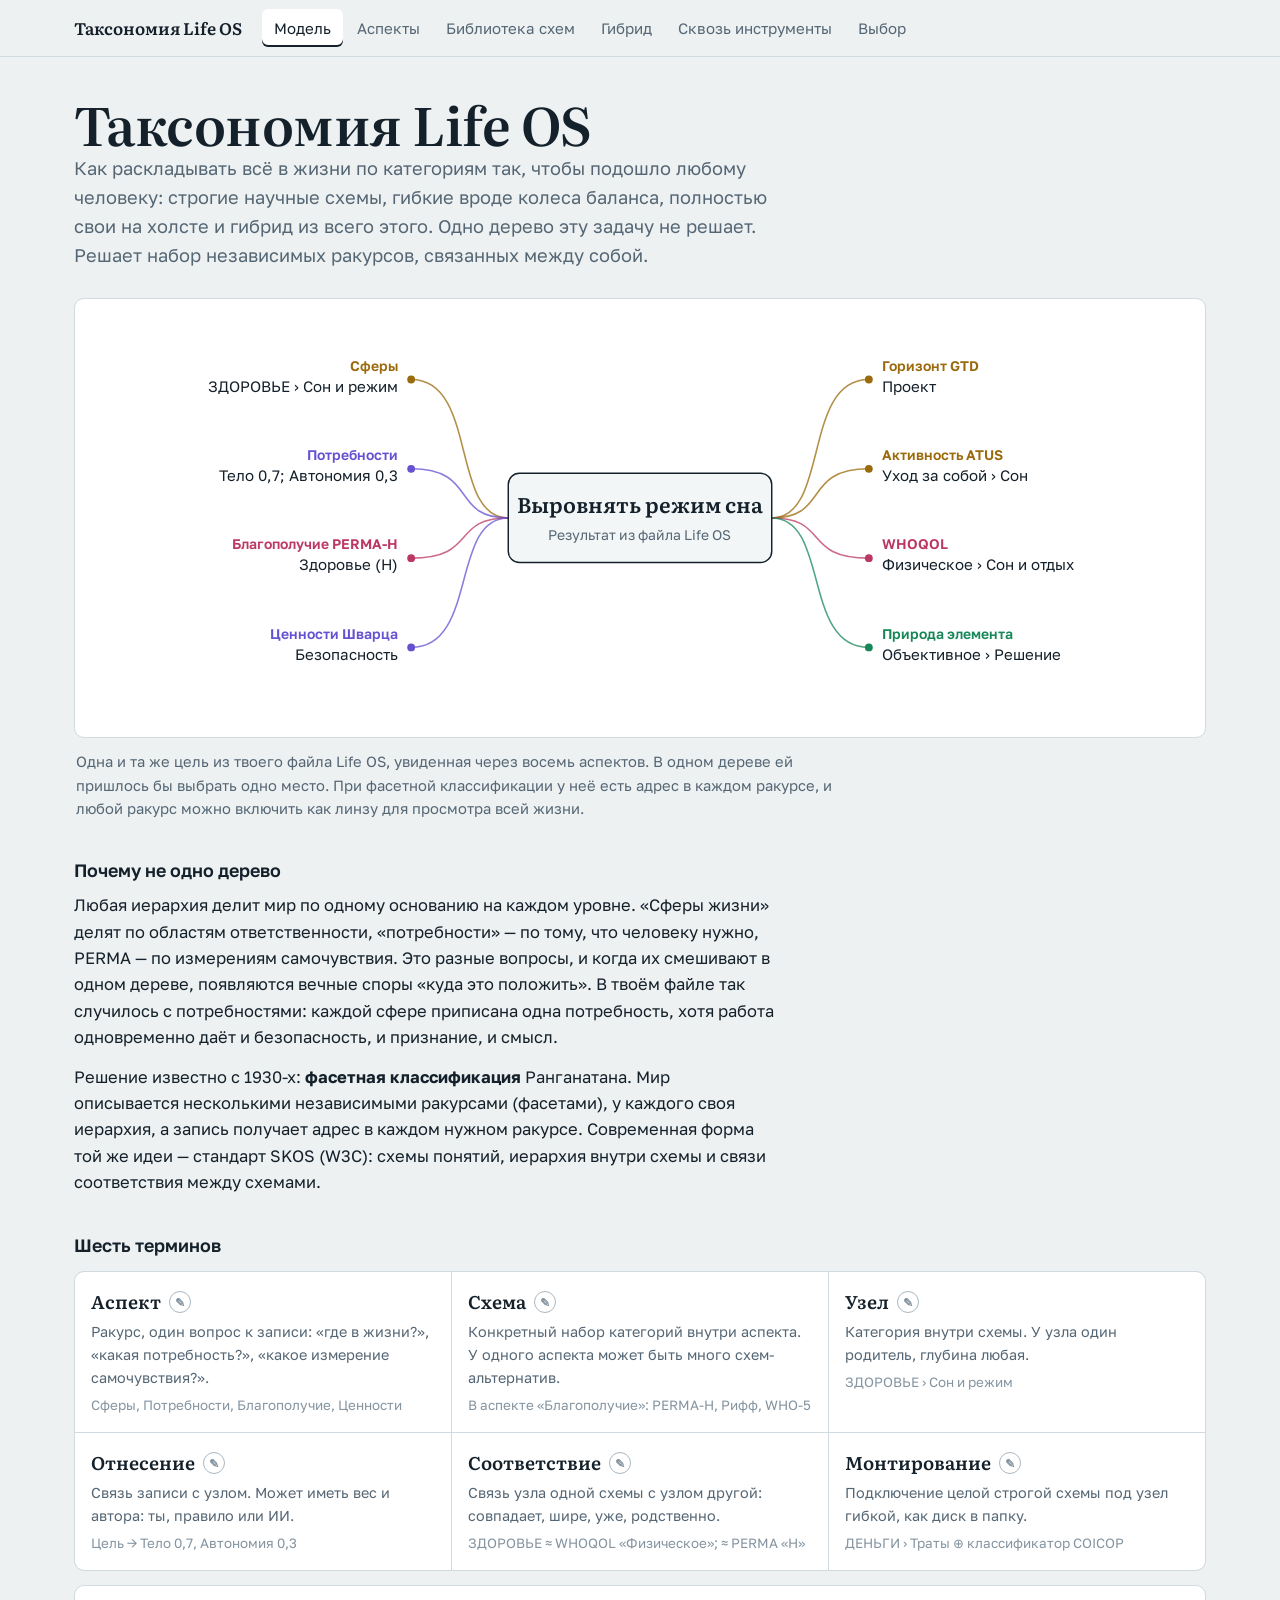
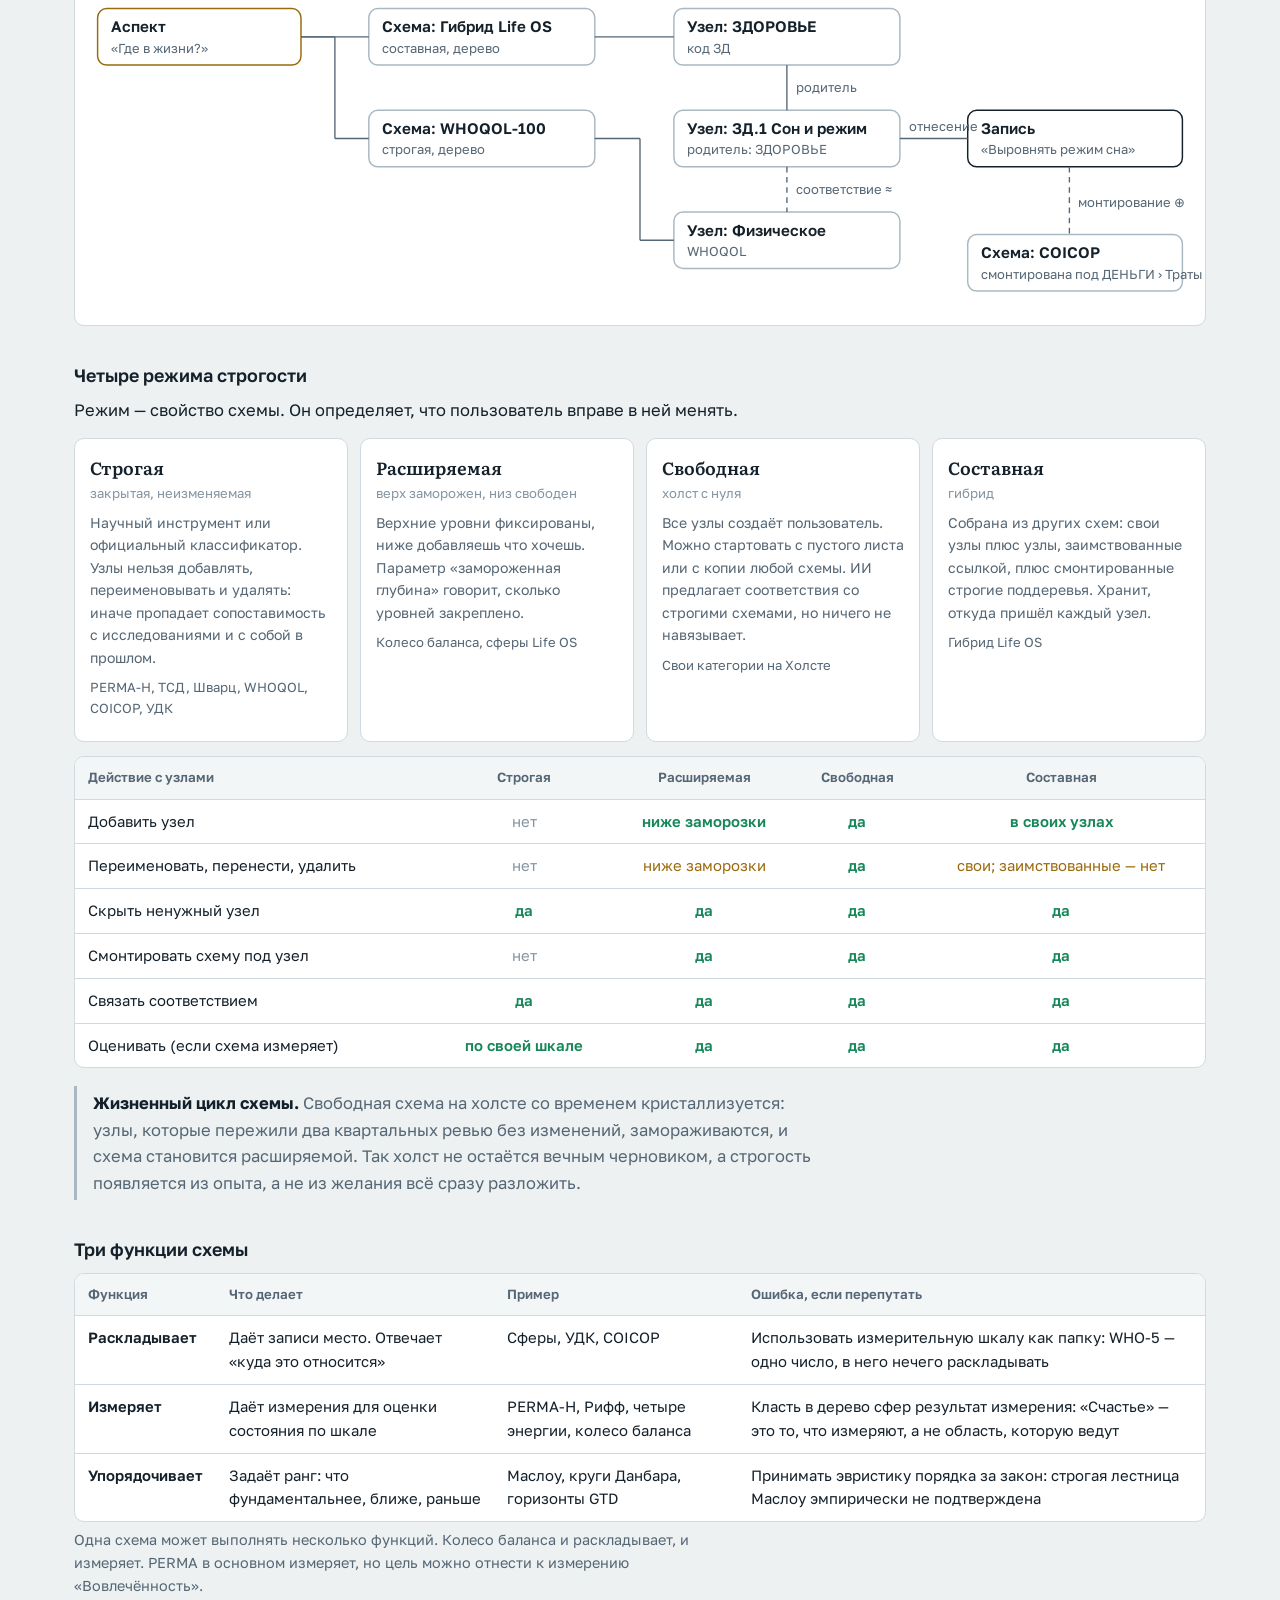
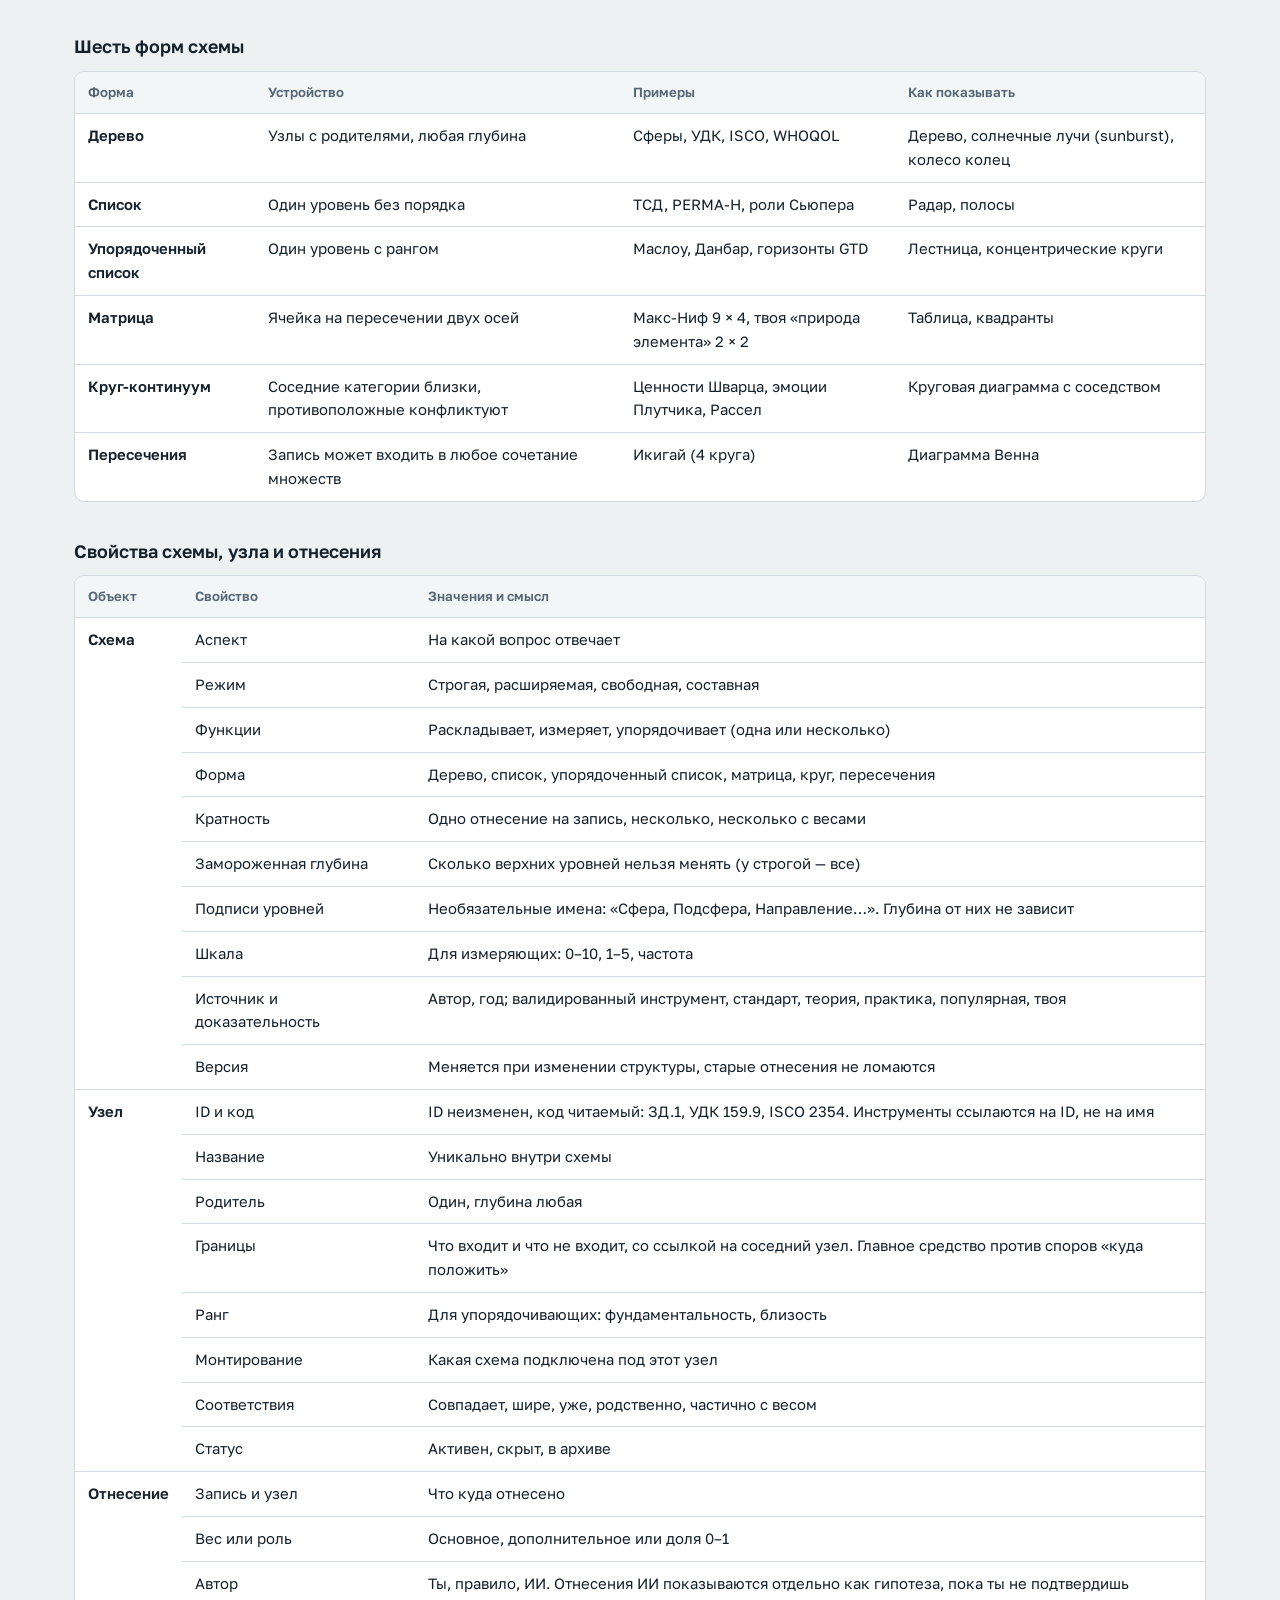
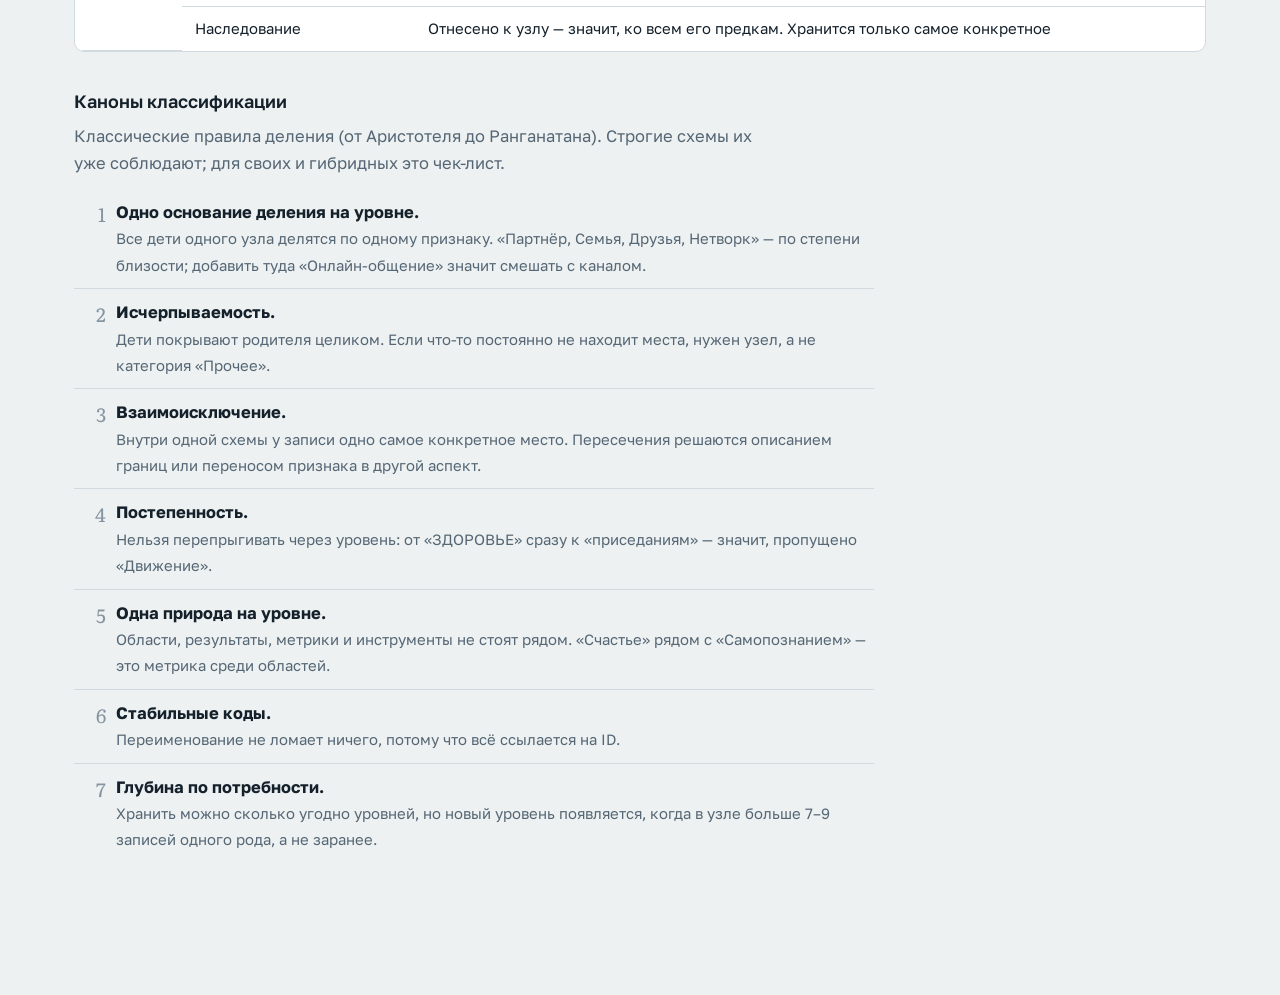
<file: tools/lifeos-taxonomy.html>
<!DOCTYPE html>
<html lang="ru">
<head>
<meta charset="utf-8">
<meta name="viewport" content="width=device-width, initial-scale=1, viewport-fit=cover">
<title>Таксономия Life OS</title>
<link rel="preconnect" href="https://fonts.googleapis.com">
<link rel="preconnect" href="https://fonts.gstatic.com" crossorigin>
<link href="https://fonts.googleapis.com/css2?family=Golos+Text:wght@400;500;600&family=Literata:ital,opsz,wght@0,7..72,400;0,7..72,600;1,7..72,400&display=swap" rel="stylesheet">
<style>
:root{
  box-sizing:border-box;
  padding-top:env(safe-area-inset-top,0px);
  padding-bottom:env(safe-area-inset-bottom,0px);
  --bg:#EDF1F2; --surface:#FFFFFF; --surface2:#F3F6F7; --line:#D1DADF; --line-strong:#AAB8C1;
  --text:#14202A; --muted:#556674; --faint:#8494A0;
  --life:#9A6A0C; --inner:#6552D0; --measure:#BB3862; --outer:#B0561B; --know:#1A74AB; --own:#17875A;
  --serif:"Literata", Georgia, "Times New Roman", serif;
  --sans:"Golos Text", "Segoe UI", Roboto, "Helvetica Neue", Arial, sans-serif;
  --r-s:6px; --r-m:10px;
}
@media (prefers-color-scheme: dark){
  :root:not([data-theme="light"]){
    --bg:#111A21; --surface:#16212A; --surface2:#1B2832; --line:#283844; --line-strong:#3D5263;
    --text:#E3E9ED; --muted:#97A8B4; --faint:#6E818E;
    --life:#E3B150; --inner:#A597FF; --measure:#F2769A; --outer:#EF9658; --know:#5FB9EE; --own:#4DC792;
  }
}
:root[data-theme="dark"]{
  --bg:#111A21; --surface:#16212A; --surface2:#1B2832; --line:#283844; --line-strong:#3D5263;
  --text:#E3E9ED; --muted:#97A8B4; --faint:#6E818E;
  --life:#E3B150; --inner:#A597FF; --measure:#F2769A; --outer:#EF9658; --know:#5FB9EE; --own:#4DC792;
}
*,*::before,*::after{box-sizing:inherit}
html{height:100%;scroll-padding-top:calc(env(safe-area-inset-top,0px) + 70px)}
body{margin:0;background:var(--bg);color:var(--text);font-family:var(--sans);font-size:16.5px;line-height:1.6;-webkit-font-smoothing:antialiased}
@media (prefers-reduced-motion: reduce){*{transition:none!important;animation:none!important}}
:focus-visible{outline:2px solid var(--know);outline-offset:2px;border-radius:4px}
a{color:var(--know)}
button{font:inherit;color:inherit}

/* top bar */
.bar{position:sticky;top:0;z-index:20;background:var(--bg);border-bottom:1px solid var(--line);padding-top:env(safe-area-inset-top,0px)}
.bar-in{max-width:1180px;margin:0 auto;padding:0 24px;display:flex;align-items:center;gap:20px;height:56px}
.bar .brand{font-family:var(--serif);font-weight:600;font-size:1.05rem;white-space:nowrap}
.tabs{display:flex;gap:2px;overflow-x:auto;scrollbar-width:none;flex:1}
.tabs::-webkit-scrollbar{display:none}
.tabs button{all:unset;cursor:pointer;padding:7px 12px;border-radius:var(--r-s);color:var(--muted);font-size:.94rem;white-space:nowrap}
.tabs button:hover{color:var(--text);background:var(--surface2)}
.tabs button[aria-selected="true"]{color:var(--text);background:var(--surface);box-shadow:inset 0 -2px 0 var(--text)}
.tabs button:focus-visible{outline:2px solid var(--know)}
@media (max-width:720px){.bar .brand{display:none}.bar-in{padding:0 12px}}

main{max-width:1180px;margin:0 auto;padding:36px 24px 120px}
@media (max-width:720px){main{padding:24px 16px 100px}}
.view{display:none}
.view.on{display:block}

h1,h2{font-family:var(--serif);font-weight:600;letter-spacing:-.01em;line-height:1.15;margin:0}
h1{font-size:clamp(2.1rem,4.6vw,3.3rem)}
h2{font-size:clamp(1.6rem,3vw,2.15rem);margin-bottom:12px}
h3{font-size:1.12rem;font-weight:600;margin:38px 0 10px;line-height:1.3}
h4{font-size:1rem;font-weight:600;margin:20px 0 6px}
p{margin:0 0 13px;max-width:70ch}
.lead{font-size:1.14rem;color:var(--muted);max-width:66ch}
.intro{color:var(--muted);max-width:70ch;font-size:1.03rem}
.muted{color:var(--muted)}.small{font-size:.9rem}.faint{color:var(--faint)}

/* pencil tips */
.tip{all:unset;cursor:pointer;display:inline-flex;align-items:center;justify-content:center;width:20px;height:20px;border-radius:50%;font-size:.78rem;color:var(--faint);border:1px solid var(--line-strong);vertical-align:.12em;margin-left:4px}
.tip:hover,.tip[aria-expanded="true"]{color:var(--text);border-color:var(--text)}
.pop{position:absolute;z-index:40;max-width:340px;background:var(--surface);border:1px solid var(--line-strong);border-radius:var(--r-m);padding:12px 14px;font-size:.88rem;line-height:1.5;box-shadow:0 8px 28px rgba(0,0,0,.18)}
.pop b{display:block;margin-bottom:4px;font-size:.92rem}
.pop p{margin:0 0 6px;color:var(--muted)}
.pop p:last-child{margin:0}
.pop .k{color:var(--text);font-weight:500}

/* hero prism */
.prism-wrap{margin-top:28px;background:var(--surface);border:1px solid var(--line);border-radius:var(--r-m);padding:18px;overflow-x:auto}
.prism{display:block;width:100%;min-width:760px;height:auto}
.prism text{font-family:var(--sans)}
.prism .an{font-size:12.5px;font-weight:600}
.prism .av{font-size:13.5px;fill:var(--text)}
.prism .cn{font-family:var(--serif);font-size:19px;font-weight:600;fill:var(--text)}
.prism .cs{font-size:12.5px;fill:var(--muted)}
.cap{font-size:.92rem;color:var(--muted);margin:12px 2px 0;max-width:84ch}

/* blocks */
.tw{overflow-x:auto;margin:12px 0 6px;border:1px solid var(--line);border-radius:var(--r-m);background:var(--surface)}
table{border-collapse:collapse;width:100%;font-size:.93rem}
th,td{text-align:left;vertical-align:top;padding:10px 13px;border-bottom:1px solid var(--line)}
th{font-weight:600;color:var(--muted);font-size:.83rem;background:var(--surface2)}
tr:last-child td{border-bottom:0}
td.k{font-weight:600}
td.c,th.c{text-align:center}
.yes{color:var(--own);font-weight:600}.no{color:var(--faint)}.part{color:var(--life)}
.chip{display:inline-flex;align-items:center;gap:6px;font-size:.8rem;padding:2px 9px;border-radius:999px;border:1px solid var(--line-strong);color:var(--muted);margin:2px 4px 2px 0;white-space:nowrap;background:transparent}
button.chip{cursor:pointer}
button.chip:hover{color:var(--text);border-color:var(--text)}
.dot{display:inline-block;width:9px;height:9px;border-radius:50%;flex:none}
.callout{border-left:3px solid var(--line-strong);padding:4px 0 4px 16px;margin:18px 0;color:var(--muted);max-width:74ch}
.callout b{color:var(--text)}

/* terms grid */
.terms{display:grid;grid-template-columns:repeat(3,minmax(0,1fr));gap:1px;background:var(--line);border:1px solid var(--line);border-radius:var(--r-m);overflow:hidden;margin:14px 0}
.term{background:var(--surface);padding:15px 16px}
.term h4{margin:0 0 4px;font-family:var(--serif);font-size:1.15rem}
.term p{font-size:.9rem;color:var(--muted);margin:0 0 6px}
.term .ex{font-size:.84rem;color:var(--faint);margin:0}
@media (max-width:900px){.terms{grid-template-columns:1fr 1fr}}
@media (max-width:560px){.terms{grid-template-columns:1fr}}

.schema{display:block;width:100%;min-width:720px;height:auto}
.schema text{font-family:var(--sans);font-size:13px;fill:var(--text)}
.schema .lab{font-size:11.5px;fill:var(--muted)}
.schema .hd{font-weight:600;font-size:13.5px}

/* modes */
.modes{display:grid;grid-template-columns:repeat(4,minmax(0,1fr));gap:12px;margin:14px 0}
.mode{background:var(--surface);border:1px solid var(--line);border-radius:var(--r-m);padding:14px 15px}
.mode h4{margin:0 0 2px;font-family:var(--serif);font-size:1.1rem}
.mode .sub{font-size:.82rem;color:var(--faint);margin-bottom:8px}
.mode p{font-size:.88rem;color:var(--muted);margin:0 0 8px}
.mode .ex{font-size:.82rem}
@media (max-width:900px){.modes{grid-template-columns:1fr 1fr}}
@media (max-width:560px){.modes{grid-template-columns:1fr}}

.canons{list-style:none;padding:0;margin:12px 0;counter-reset:c}
.canons li{counter-increment:c;display:grid;grid-template-columns:32px minmax(0,1fr);gap:10px;padding:10px 0;border-bottom:1px solid var(--line);max-width:80ch}
.canons li:last-child{border-bottom:0}
.canons li::before{content:counter(c);font-family:var(--serif);font-size:1.2rem;color:var(--faint);text-align:right}
.canons b{display:block}
.canons span{color:var(--muted);font-size:.93rem}

/* aspects */
.agrid{display:grid;grid-template-columns:repeat(4,minmax(0,1fr));gap:10px;margin:16px 0}
.acard{all:unset;box-sizing:border-box;cursor:pointer;background:var(--surface);border:1px solid var(--line);border-radius:var(--r-m);padding:12px 14px;border-top:3px solid var(--c)}
.acard:hover{border-color:var(--line-strong);border-top-color:var(--c)}
.acard[aria-pressed="true"]{background:var(--surface2);border-color:var(--text);border-top-color:var(--c)}
.acard b{display:block;font-size:.98rem}
.acard span{display:block;font-size:.84rem;color:var(--muted);line-height:1.4;margin-top:3px}
.acard i{font-style:normal;font-size:.76rem;color:var(--faint)}
@media (max-width:900px){.agrid{grid-template-columns:1fr 1fr}}
.adetail{background:var(--surface);border:1px solid var(--line);border-radius:var(--r-m);padding:18px 20px;margin:4px 0 10px}
.adetail h3{margin:0 0 4px;font-family:var(--serif);font-size:1.45rem}
.fam{display:flex;flex-wrap:wrap;gap:6px 18px;font-size:.86rem;color:var(--muted);margin:8px 0}

/* library */
.filters{display:flex;flex-wrap:wrap;gap:10px;align-items:center;margin:14px 0}
.filters select,.filters input{font:inherit;font-size:.9rem;padding:7px 10px;border:1px solid var(--line-strong);border-radius:var(--r-s);background:var(--surface);color:var(--text)}
.filters .cnt{font-size:.88rem;color:var(--muted);margin-left:auto}
.lib{border:1px solid var(--line);border-radius:var(--r-m);background:var(--surface);overflow:hidden}
.srow{border-bottom:1px solid var(--line)}
.srow:last-child{border-bottom:0}
.shead{all:unset;box-sizing:border-box;cursor:pointer;display:grid;grid-template-columns:minmax(0,2.2fr) minmax(0,1.3fr) 120px 150px 18px;gap:12px;align-items:center;width:100%;padding:12px 16px}
.shead:hover{background:var(--surface2)}
.shead .nm b{display:block;font-size:.97rem}
.shead .nm span{font-size:.82rem;color:var(--muted)}
.shead .asp{font-size:.85rem;color:var(--muted);display:flex;align-items:center;gap:7px}
.badge{display:inline-block;font-size:.76rem;padding:1px 8px;border-radius:999px;border:1px solid var(--line-strong);white-space:nowrap}
.b-strict{border-color:var(--text);color:var(--text)}
.b-ext{border-color:var(--life);color:var(--life)}
.b-open{border-color:var(--own);color:var(--own)}
.b-hybrid{border-color:var(--inner);color:var(--inner)}
.ev{font-size:.8rem;color:var(--muted)}
.chev{color:var(--faint);transition:transform .15s}
.srow.open .chev{transform:rotate(90deg)}
.sbody{display:none;padding:2px 16px 18px;background:var(--surface2);border-top:1px solid var(--line)}
.srow.open .sbody{display:block}
.sbody .meta{display:flex;flex-wrap:wrap;gap:6px 16px;font-size:.86rem;color:var(--muted);margin:12px 0 8px}
.sbody .meta b{color:var(--text);font-weight:500}
.sbody .note{font-size:.9rem;margin:8px 0 0;max-width:80ch}
.tree{margin:10px 0 0;padding:0;list-style:none;font-size:.9rem}
.tree ul{list-style:none;margin:2px 0 4px 18px;padding:0 0 0 12px;border-left:1px solid var(--line-strong)}
.tree li{padding:1px 0}
.tree .n0{font-weight:600}
.tree .cd{color:var(--faint);font-size:.8rem;margin-right:6px}
.matrix-mini{font-size:.82rem}
.matrix-mini td,.matrix-mini th{padding:5px 8px}
@media (max-width:760px){
  .shead{grid-template-columns:minmax(0,1fr) 18px;row-gap:4px}
  .shead .asp,.shead .md,.shead .ev{grid-column:1}
  .shead .chev{grid-row:1;grid-column:2}
}

/* hybrid */
.find{list-style:none;padding:0;margin:14px 0}
.find li{display:grid;grid-template-columns:minmax(0,1.15fr) minmax(0,1fr);gap:22px;padding:15px 0;border-top:1px solid var(--line)}
.find li:first-child{border-top:0}
.find h4{margin:0 0 4px}
.find p{font-size:.92rem;color:var(--muted);margin:0}
.find .fix{font-size:.92rem;padding-left:14px;border-left:2px solid var(--own)}
@media (max-width:760px){.find li{grid-template-columns:1fr;gap:8px}}
.layers3{display:grid;grid-template-columns:repeat(3,minmax(0,1fr));gap:12px;margin:14px 0}
.ly{background:var(--surface);border:1px solid var(--line);border-radius:var(--r-m);padding:14px 16px;border-top:3px solid var(--c)}
.ly h4{margin:0 0 4px;font-family:var(--serif);font-size:1.12rem}
.ly p{font-size:.88rem;color:var(--muted);margin:0 0 6px}
@media (max-width:900px){.layers3{grid-template-columns:1fr}}
.sph-tree{display:grid;grid-template-columns:repeat(4,minmax(0,1fr));gap:1px;background:var(--line);border:1px solid var(--line);border-radius:var(--r-m);overflow:hidden;margin:12px 0}
.sph-tree > div{background:var(--surface);padding:12px 14px}
.sph-tree b{font-family:var(--serif);font-size:1rem;letter-spacing:.02em}
.sph-tree .code{font-size:.78rem;color:var(--faint);margin-left:6px}
.sph-tree ul{margin:6px 0 0;padding:0;list-style:none;font-size:.86rem;color:var(--muted)}
.sph-tree li{padding:1px 0}
.sph-tree .mnt{color:var(--know)}
.sph-tree .del{text-decoration:line-through;color:var(--faint)}
@media (max-width:900px){.sph-tree{grid-template-columns:1fr 1fr}}
@media (max-width:520px){.sph-tree{grid-template-columns:1fr}}

/* decisions */
.dec{background:var(--surface);border:1px solid var(--line);border-radius:var(--r-m);padding:16px 18px;margin:12px 0}
.dec h4{margin:0 0 2px;font-size:1.02rem}
.dec .why{font-size:.88rem;color:var(--muted);margin:2px 0 10px}
.opts{display:grid;gap:6px}
.opt{display:grid;grid-template-columns:20px minmax(0,1fr);gap:8px;align-items:start;padding:8px 10px;border:1px solid var(--line);border-radius:var(--r-s);cursor:pointer}
.opt:hover{border-color:var(--line-strong)}
.opt input{margin-top:4px;accent-color:var(--own)}
.opt b{font-weight:500}
.opt span{display:block;font-size:.84rem;color:var(--muted)}
.opt .rec{font-size:.74rem;color:var(--own);border:1px solid var(--own);border-radius:999px;padding:0 7px;margin-left:6px;vertical-align:.1em}
.opt:has(input:checked){border-color:var(--text);background:var(--surface2)}
.summary{background:var(--surface);border:1px solid var(--text);border-radius:var(--r-m);padding:16px 18px;margin:18px 0}
.summary ul{margin:6px 0 10px;padding-left:18px}
.summary li{margin:3px 0}
textarea.json{width:100%;min-height:200px;font-family:ui-monospace,SFMono-Regular,Menlo,Consolas,monospace;font-size:.8rem;border:1px solid var(--line-strong);border-radius:var(--r-s);background:var(--surface2);color:var(--text);padding:10px}
.btn{all:unset;cursor:pointer;display:inline-block;padding:7px 14px;border-radius:var(--r-s);border:1px solid var(--text);font-size:.9rem}
.btn:hover{background:var(--surface2)}
footer{margin-top:70px;padding-top:18px;border-top:1px solid var(--line);font-size:.84rem;color:var(--faint)}
</style>
</head>
<body>

<div class="bar"><div class="bar-in">
  <div class="brand">Таксономия Life OS</div>
  <div class="tabs" role="tablist" aria-label="Разделы">
    <button role="tab" data-v="model" aria-selected="true">Модель</button>
    <button role="tab" data-v="aspects" aria-selected="false">Аспекты</button>
    <button role="tab" data-v="library" aria-selected="false">Библиотека схем</button>
    <button role="tab" data-v="hybrid" aria-selected="false">Гибрид</button>
    <button role="tab" data-v="tools" aria-selected="false">Сквозь инструменты</button>
    <button role="tab" data-v="choice" aria-selected="false">Выбор</button>
  </div>
</div></div>

<main>

<!-- ============ МОДЕЛЬ ============ -->
<section class="view on" id="v-model" role="tabpanel">
  <h1>Таксономия Life OS</h1>
  <p class="lead">Как раскладывать всё в жизни по категориям так, чтобы подошло любому человеку: строгие научные схемы, гибкие вроде колеса баланса, полностью свои на холсте и гибрид из всего этого. Одно дерево эту задачу не решает. Решает набор независимых ракурсов, связанных между собой.</p>

  <div class="prism-wrap"><svg class="prism" id="prism" viewBox="0 0 980 360" role="img" aria-label="Одна цель, увиденная через восемь аспектов"></svg></div>
  <p class="cap">Одна и та же цель из твоего файла Life OS, увиденная через восемь аспектов. В одном дереве ей пришлось бы выбрать одно место. При фасетной классификации у неё есть адрес в каждом ракурсе, и любой ракурс можно включить как линзу для просмотра всей жизни.</p>

  <h3>Почему не одно дерево</h3>
  <p>Любая иерархия делит мир по одному основанию на каждом уровне. «Сферы жизни» делят по областям ответственности, «потребности» — по тому, что человеку нужно, PERMA — по измерениям самочувствия. Это разные вопросы, и когда их смешивают в одном дереве, появляются вечные споры «куда это положить». В твоём файле так случилось с потребностями: каждой сфере приписана одна потребность, хотя работа одновременно даёт и безопасность, и признание, и смысл.</p>
  <p>Решение известно с 1930-х: <b>фасетная классификация</b> Ранганатана. Мир описывается несколькими независимыми ракурсами (фасетами), у каждого своя иерархия, а запись получает адрес в каждом нужном ракурсе. Современная форма той же идеи — стандарт SKOS (W3C): схемы понятий, иерархия внутри схемы и связи соответствия между схемами.</p>

  <h3>Шесть терминов</h3>
  <div class="terms">
    <div class="term"><h4>Аспект <button class="tip" data-tip="aspect" aria-label="Пояснение: аспект">✎</button></h4><p>Ракурс, один вопрос к записи: «где в жизни?», «какая потребность?», «какое измерение самочувствия?».</p><p class="ex">Сферы, Потребности, Благополучие, Ценности</p></div>
    <div class="term"><h4>Схема <button class="tip" data-tip="scheme" aria-label="Пояснение: схема">✎</button></h4><p>Конкретный набор категорий внутри аспекта. У одного аспекта может быть много схем-альтернатив.</p><p class="ex">В аспекте «Благополучие»: PERMA-H, Рифф, WHO-5</p></div>
    <div class="term"><h4>Узел <button class="tip" data-tip="node" aria-label="Пояснение: узел">✎</button></h4><p>Категория внутри схемы. У узла один родитель, глубина любая.</p><p class="ex">ЗДОРОВЬЕ › Сон и режим</p></div>
    <div class="term"><h4>Отнесение <button class="tip" data-tip="assign" aria-label="Пояснение: отнесение">✎</button></h4><p>Связь записи с узлом. Может иметь вес и автора: ты, правило или ИИ.</p><p class="ex">Цель → Тело 0,7, Автономия 0,3</p></div>
    <div class="term"><h4>Соответствие <button class="tip" data-tip="map" aria-label="Пояснение: соответствие">✎</button></h4><p>Связь узла одной схемы с узлом другой: совпадает, шире, уже, родственно.</p><p class="ex">ЗДОРОВЬЕ ≈ WHOQOL «Физическое»; ≈ PERMA «H»</p></div>
    <div class="term"><h4>Монтирование <button class="tip" data-tip="mount" aria-label="Пояснение: монтирование">✎</button></h4><p>Подключение целой строгой схемы под узел гибкой, как диск в папку.</p><p class="ex">ДЕНЬГИ › Траты ⊕ классификатор COICOP</p></div>
  </div>

  <div class="tw"><svg class="schema" viewBox="0 0 1000 300" id="schemaSvg" role="img" aria-label="Схема связей: аспект, схемы, узлы, запись, соответствия, монтирование"></svg></div>

  <h3>Четыре режима строгости</h3>
  <p>Режим — свойство схемы. Он определяет, что пользователь вправе в ней менять.</p>
  <div class="modes">
    <div class="mode"><h4>Строгая</h4><div class="sub">закрытая, неизменяемая</div><p>Научный инструмент или официальный классификатор. Узлы нельзя добавлять, переименовывать и удалять: иначе пропадает сопоставимость с исследованиями и с собой в прошлом.</p><p class="ex muted">PERMA-H, ТСД, Шварц, WHOQOL, COICOP, УДК</p></div>
    <div class="mode"><h4>Расширяемая</h4><div class="sub">верх заморожен, низ свободен</div><p>Верхние уровни фиксированы, ниже добавляешь что хочешь. Параметр «замороженная глубина» говорит, сколько уровней закреплено.</p><p class="ex muted">Колесо баланса, сферы Life OS</p></div>
    <div class="mode"><h4>Свободная</h4><div class="sub">холст с нуля</div><p>Все узлы создаёт пользователь. Можно стартовать с пустого листа или с копии любой схемы. ИИ предлагает соответствия со строгими схемами, но ничего не навязывает.</p><p class="ex muted">Свои категории на Холсте</p></div>
    <div class="mode"><h4>Составная</h4><div class="sub">гибрид</div><p>Собрана из других схем: свои узлы плюс узлы, заимствованные ссылкой, плюс смонтированные строгие поддеревья. Хранит, откуда пришёл каждый узел.</p><p class="ex muted">Гибрид Life OS</p></div>
  </div>
  <div class="tw"><table>
    <thead><tr><th>Действие с узлами</th><th class="c">Строгая</th><th class="c">Расширяемая</th><th class="c">Свободная</th><th class="c">Составная</th></tr></thead>
    <tbody>
      <tr><td>Добавить узел</td><td class="c no">нет</td><td class="c yes">ниже заморозки</td><td class="c yes">да</td><td class="c yes">в своих узлах</td></tr>
      <tr><td>Переименовать, перенести, удалить</td><td class="c no">нет</td><td class="c part">ниже заморозки</td><td class="c yes">да</td><td class="c part">свои; заимствованные — нет</td></tr>
      <tr><td>Скрыть ненужный узел</td><td class="c yes">да</td><td class="c yes">да</td><td class="c yes">да</td><td class="c yes">да</td></tr>
      <tr><td>Смонтировать схему под узел</td><td class="c no">нет</td><td class="c yes">да</td><td class="c yes">да</td><td class="c yes">да</td></tr>
      <tr><td>Связать соответствием</td><td class="c yes">да</td><td class="c yes">да</td><td class="c yes">да</td><td class="c yes">да</td></tr>
      <tr><td>Оценивать (если схема измеряет)</td><td class="c yes">по своей шкале</td><td class="c yes">да</td><td class="c yes">да</td><td class="c yes">да</td></tr>
    </tbody>
  </table></div>
  <div class="callout"><b>Жизненный цикл схемы.</b> Свободная схема на холсте со временем кристаллизуется: узлы, которые пережили два квартальных ревью без изменений, замораживаются, и схема становится расширяемой. Так холст не остаётся вечным черновиком, а строгость появляется из опыта, а не из желания всё сразу разложить.</div>

  <h3>Три функции схемы</h3>
  <div class="tw"><table>
    <thead><tr><th>Функция</th><th>Что делает</th><th>Пример</th><th>Ошибка, если перепутать</th></tr></thead>
    <tbody>
      <tr><td class="k">Раскладывает</td><td>Даёт записи место. Отвечает «куда это относится»</td><td>Сферы, УДК, COICOP</td><td>Использовать измерительную шкалу как папку: WHO-5 — одно число, в него нечего раскладывать</td></tr>
      <tr><td class="k">Измеряет</td><td>Даёт измерения для оценки состояния по шкале</td><td>PERMA-H, Рифф, четыре энергии, колесо баланса</td><td>Класть в дерево сфер результат измерения: «Счастье» — это то, что измеряют, а не область, которую ведут</td></tr>
      <tr><td class="k">Упорядочивает</td><td>Задаёт ранг: что фундаментальнее, ближе, раньше</td><td>Маслоу, круги Данбара, горизонты GTD</td><td>Принимать эвристику порядка за закон: строгая лестница Маслоу эмпирически не подтверждена</td></tr>
    </tbody>
  </table></div>
  <p class="small muted">Одна схема может выполнять несколько функций. Колесо баланса и раскладывает, и измеряет. PERMA в основном измеряет, но цель можно отнести к измерению «Вовлечённость».</p>

  <h3>Шесть форм схемы</h3>
  <div class="tw"><table>
    <thead><tr><th>Форма</th><th>Устройство</th><th>Примеры</th><th>Как показывать</th></tr></thead>
    <tbody>
      <tr><td class="k">Дерево</td><td>Узлы с родителями, любая глубина</td><td>Сферы, УДК, ISCO, WHOQOL</td><td>Дерево, солнечные лучи (sunburst), колесо колец</td></tr>
      <tr><td class="k">Список</td><td>Один уровень без порядка</td><td>ТСД, PERMA-H, роли Сьюпера</td><td>Радар, полосы</td></tr>
      <tr><td class="k">Упорядоченный список</td><td>Один уровень с рангом</td><td>Маслоу, Данбар, горизонты GTD</td><td>Лестница, концентрические круги</td></tr>
      <tr><td class="k">Матрица</td><td>Ячейка на пересечении двух осей</td><td>Макс-Ниф 9 × 4, твоя «природа элемента» 2 × 2</td><td>Таблица, квадранты</td></tr>
      <tr><td class="k">Круг-континуум</td><td>Соседние категории близки, противоположные конфликтуют</td><td>Ценности Шварца, эмоции Плутчика, Рассел</td><td>Круговая диаграмма с соседством</td></tr>
      <tr><td class="k">Пересечения</td><td>Запись может входить в любое сочетание множеств</td><td>Икигай (4 круга)</td><td>Диаграмма Венна</td></tr>
    </tbody>
  </table></div>

  <h3>Свойства схемы, узла и отнесения</h3>
  <div class="tw"><table>
    <thead><tr><th>Объект</th><th>Свойство</th><th>Значения и смысл</th></tr></thead>
    <tbody>
      <tr><td class="k" rowspan="10">Схема</td><td>Аспект</td><td>На какой вопрос отвечает</td></tr>
      <tr><td>Режим</td><td>Строгая, расширяемая, свободная, составная</td></tr>
      <tr><td>Функции</td><td>Раскладывает, измеряет, упорядочивает (одна или несколько)</td></tr>
      <tr><td>Форма</td><td>Дерево, список, упорядоченный список, матрица, круг, пересечения</td></tr>
      <tr><td>Кратность</td><td>Одно отнесение на запись, несколько, несколько с весами</td></tr>
      <tr><td>Замороженная глубина</td><td>Сколько верхних уровней нельзя менять (у строгой — все)</td></tr>
      <tr><td>Подписи уровней</td><td>Необязательные имена: «Сфера, Подсфера, Направление…». Глубина от них не зависит</td></tr>
      <tr><td>Шкала</td><td>Для измеряющих: 0–10, 1–5, частота</td></tr>
      <tr><td>Источник и доказательность</td><td>Автор, год; валидированный инструмент, стандарт, теория, практика, популярная, твоя</td></tr>
      <tr><td>Версия</td><td>Меняется при изменении структуры, старые отнесения не ломаются</td></tr>
      <tr><td class="k" rowspan="8">Узел</td><td>ID и код</td><td>ID неизменен, код читаемый: ЗД.1, УДК 159.9, ISCO 2354. Инструменты ссылаются на ID, не на имя</td></tr>
      <tr><td>Название</td><td>Уникально внутри схемы</td></tr>
      <tr><td>Родитель</td><td>Один, глубина любая</td></tr>
      <tr><td>Границы</td><td>Что входит и что не входит, со ссылкой на соседний узел. Главное средство против споров «куда положить»</td></tr>
      <tr><td>Ранг</td><td>Для упорядочивающих: фундаментальность, близость</td></tr>
      <tr><td>Монтирование</td><td>Какая схема подключена под этот узел</td></tr>
      <tr><td>Соответствия</td><td>Совпадает, шире, уже, родственно, частично с весом</td></tr>
      <tr><td>Статус</td><td>Активен, скрыт, в архиве</td></tr>
      <tr><td class="k" rowspan="4">Отнесение</td><td>Запись и узел</td><td>Что куда отнесено</td></tr>
      <tr><td>Вес или роль</td><td>Основное, дополнительное или доля 0–1</td></tr>
      <tr><td>Автор</td><td>Ты, правило, ИИ. Отнесения ИИ показываются отдельно как гипотеза, пока ты не подтвердишь</td></tr>
      <tr><td>Наследование</td><td>Отнесено к узлу — значит, ко всем его предкам. Хранится только самое конкретное</td></tr>
    </tbody>
  </table></div>

  <h3>Каноны классификации</h3>
  <p class="muted">Классические правила деления (от Аристотеля до Ранганатана). Строгие схемы их уже соблюдают; для своих и гибридных это чек-лист.</p>
  <ol class="canons">
    <li><div><b>Одно основание деления на уровне.</b><span>Все дети одного узла делятся по одному признаку. «Партнёр, Семья, Друзья, Нетворк» — по степени близости; добавить туда «Онлайн-общение» значит смешать с каналом.</span></div></li>
    <li><div><b>Исчерпываемость.</b><span>Дети покрывают родителя целиком. Если что-то постоянно не находит места, нужен узел, а не категория «Прочее».</span></div></li>
    <li><div><b>Взаимоисключение.</b><span>Внутри одной схемы у записи одно самое конкретное место. Пересечения решаются описанием границ или переносом признака в другой аспект.</span></div></li>
    <li><div><b>Постепенность.</b><span>Нельзя перепрыгивать через уровень: от «ЗДОРОВЬЕ» сразу к «приседаниям» — значит, пропущено «Движение».</span></div></li>
    <li><div><b>Одна природа на уровне.</b><span>Области, результаты, метрики и инструменты не стоят рядом. «Счастье» рядом с «Самопознанием» — это метрика среди областей.</span></div></li>
    <li><div><b>Стабильные коды.</b><span>Переименование не ломает ничего, потому что всё ссылается на ID.</span></div></li>
    <li><div><b>Глубина по потребности.</b><span>Хранить можно сколько угодно уровней, но новый уровень появляется, когда в узле больше 7–9 записей одного рода, а не заранее.</span></div></li>
  </ol>
</section>

<!-- ============ АСПЕКТЫ ============ -->
<section class="view" id="v-aspects" role="tabpanel">
  <h2>Аспекты</h2>
  <p class="intro">Шестнадцать ракурсов, через которые можно смотреть на жизнь. Каждый отвечает на свой вопрос и имеет одну или несколько схем. Всё сразу не нужно никому: ниже видно, какие аспекты к каким сущностям применимы.</p>
  <div class="fam" id="famline"></div>
  <div class="agrid" id="agrid"></div>
  <div class="adetail" id="adetail"></div>

  <h3>Какие аспекты к каким сущностям</h3>
  <p class="muted small">● основной ракурс для этой сущности; ○ по желанию. Пустая клетка — аспект к сущности не применяется. Сущности — из «Чертежа Life OS». Сущность «Сфера» из Чертежа здесь становится узлом основной схемы: её норма, оценка и фокус — свойства узла.</p>
  <div class="tw"><table id="applic"></table></div>
</section>

<!-- ============ БИБЛИОТЕКА ============ -->
<section class="view" id="v-library" role="tabpanel">
  <h2>Библиотека схем</h2>
  <p class="intro">Основные научные, официальные, практические и популярные схемы, которые имеет смысл держать под рукой. Исчерпывающего списка не бывает: любая другая схема подключается тем же способом, через свойства из раздела «Модель». Раскрой строку, чтобы увидеть узлы.</p>
  <div class="filters">
    <select id="fAspect" aria-label="Аспект"></select>
    <select id="fMode" aria-label="Режим"><option value="">Любой режим</option><option value="strict">Строгая</option><option value="ext">Расширяемая</option><option value="open">Свободная</option><option value="hybrid">Составная</option></select>
    <select id="fFn" aria-label="Функция"><option value="">Любая функция</option><option value="classify">Раскладывает</option><option value="measure">Измеряет</option><option value="order">Упорядочивает</option></select>
    <select id="fEv" aria-label="Доказательность"><option value="">Любая доказательность</option></select>
    <input type="search" id="fQ" placeholder="Поиск" aria-label="Поиск по схемам">
    <span class="cnt" id="fCnt"></span>
  </div>
  <div class="lib" id="lib"></div>
</section>

<!-- ============ ГИБРИД ============ -->
<section class="view" id="v-hybrid" role="tabpanel">
  <h2>Гибрид</h2>
  <p class="intro">В твоём файле Life OS уже есть гибрид: 8 сфер на пирамиде потребностей, 4 именованных уровня, 79 узлов, а рядом раздел оценки состояния с семью методиками. Ниже — что в нём ломает таксономию и как выглядит версия 2.</p>

  <h3>Что в текущем гибриде мешает</h3>
  <ul class="find" id="hfind"></ul>

  <h3>Гибрид v2: три слоя</h3>
  <div class="layers3">
    <div class="ly" style="--c:var(--life)"><h4>Раскладка</h4><p>Основной аспект — Сферы: 8 сфер (заморожены), ниже любая глубина. Каждая запись получает одно основное место. Именно этот слой уходит в папки и метки инструментов.</p><p class="small">Плюс смонтированные строгие поддеревья там, где нужна точность.</p></div>
    <div class="ly" style="--c:var(--inner)"><h4>Смысл и порядок</h4><p>Потребности отделены от сфер и назначаются Результатам, Ориентирам и Проблемам с весами. Фундаментальность сферы считается из потребностей её активных результатов, а не задаётся раз и навсегда.</p><p class="small">Схема: ТСД внутри порядка Маслоу, 6 узлов.</p></div>
    <div class="ly" style="--c:var(--measure)"><h4>Измерение</h4><p>PERMA-H раз в месяц, WHO-5 раз в неделю, ТСД раз в квартал. Таблица соответствий переводит баллы в сферы и потребности автоматически, без пересказа через ИИ.</p><p class="small">«Счастье» переезжает сюда из дерева сфер.</p></div>
  </div>

  <h4>Сферы v2</h4>
  <p class="small muted">Узлы из твоего файла. ⊕ — точка монтирования строгой схемы. Зачёркнутое переезжает в другой слой.</p>
  <div class="sph-tree" id="sphv2"></div>

  <h4>Потребности v2</h4>
  <div class="tw"><table>
    <thead><tr><th>Узел</th><th>Откуда</th><th class="c">Ранг по умолчанию</th><th>Границы</th></tr></thead>
    <tbody>
      <tr><td class="k">Тело</td><td>Маслоу: физиологические</td><td class="c">5</td><td>Сон, еда, движение, физическая боль</td></tr>
      <tr><td class="k">Безопасность</td><td>Маслоу: безопасность</td><td class="c">4</td><td>Предсказуемость, деньги на завтра, защищённость, стабильное жильё</td></tr>
      <tr><td class="k">Связанность</td><td>ТСД: связанность; Маслоу: принадлежность</td><td class="c">3</td><td>Близость, поддержка, принадлежность к группе</td></tr>
      <tr><td class="k">Компетентность и признание</td><td>ТСД: компетентность; Маслоу: уважение</td><td class="c">3</td><td>Мастерство, результат, оценка другими</td></tr>
      <tr><td class="k">Автономия</td><td>ТСД: автономия (новый узел)</td><td class="c">3</td><td>Выбор, контроль над своей жизнью, самостоятельность решений</td></tr>
      <tr><td class="k">Смысл</td><td>Маслоу: самоактуализация, трансценденция</td><td class="c">2</td><td>Направление, ценность сделанного, вклад</td></tr>
    </tbody>
  </table></div>
  <p class="small muted">Ранг — эвристика, а не закон. Исследование Тэй и Динера (2011) на данных из 123 стран показало, что потребности универсальны, но удовлетворяются не строго по очереди. Поэтому ранг — свойство узла, которое можно переопределить.</p>

  <h4>Таблица соответствий: сферы ↔ измерения</h4>
  <p class="small muted">● сильная связь, ○ частичная. Это предложение, а не догма: правится один раз, дальше работает везде. Именно эта таблица позволяет посмотреть на свою жизнь «через PERMA» или «через WHOQOL» без повторной разметки.</p>
  <div class="tw"><table id="xwalk" class="matrix-mini"></table></div>

  <h4>Правила границ для спорных узлов</h4>
  <div class="tw"><table>
    <thead><tr><th>Узел</th><th>Входит</th><th>Не входит</th></tr></thead>
    <tbody>
      <tr><td class="k">ЗДОРОВЬЕ › Психика и стресс</td><td>Состояние и его регуляция: стресс, тревога, восстановление, эмоциональная устойчивость</td><td>Кто я и во что верю → СМЫСЛ › Самопознание. Как думать лучше → РАЗВИТИЕ › Мышление</td></tr>
      <tr><td class="k">СМЫСЛ › Самопознание</td><td>Идентичность, ценности, черты личности, типологии</td><td>Работа с состоянием → ЗДОРОВЬЕ › Психика</td></tr>
      <tr><td class="k">РАЗВИТИЕ › Мышление</td><td>Навыки познания: рассуждение, обучение, память, принятие решений</td><td>Отдельные профессиональные навыки → ДЕЛО › Мастерство</td></tr>
      <tr><td class="k">СРЕДА › Распорядок</td><td>Внешняя структура дня и быта: режим, ритуалы, расписание</td><td>Навыки самоорганизации → РАЗВИТИЕ › Навыки (сюда же переезжает «Управление собой»)</td></tr>
      <tr><td class="k">СРЕДА › Цифровая среда</td><td>Инструменты, Life OS, устройства, рабочее место</td><td>Изучение методов продуктивности как знания → РАЗВИТИЕ › Мышление</td></tr>
      <tr><td class="k">ДЕЛО › Мастерство</td><td>Профессиональные навыки (гитара, преподавание, продакшн)</td><td>Общие навыки, полезные везде → РАЗВИТИЕ › Навыки</td></tr>
    </tbody>
  </table></div>
</section>

<!-- ============ ИНСТРУМЕНТЫ ============ -->
<section class="view" id="v-tools" role="tabpanel">
  <h2>Сквозь инструменты</h2>
  <p class="intro">Полная модель живёт в одном месте. Каждый инструмент получает её проекцию — ровно столько, сколько он умеет показать. Так таксономия остаётся одной, сколько бы инструментов её ни использовало.</p>

  <h3>Где эталон</h3>
  <p>Эталон — один файл <b>taxonomy.json</b> в папке «10 Контекст» на Google Drive: все схемы, узлы с ID, кодами и границами, соответствия, точки монтирования. Редактируется через модуль таксономии в HTML Life OS, читается Claude как часть контекст-пакета, а в Notion и TickTick переносится Claude по запросу «синхронизируй таксономию». Любой инструмент можно потерять — эталон останется.</p>

  <div class="tw"><table>
    <thead><tr><th>Инструмент</th><th>Что умеет с иерархией</th><th>Что в нём от таксономии</th><th>Правило проекции</th></tr></thead>
    <tbody>
      <tr><td class="k">HTML Life OS</td><td>Всё: любая глубина, линзы, соответствия, монтирование, оценки</td><td>Полная модель и редактор</td><td>Единственное место, где таксономию меняют. Сохраняет и выгружает taxonomy.json</td></tr>
      <tr><td class="k">Google Drive</td><td>Дерево папок</td><td>Эталонный файл; папки по сферам</td><td>Папки только для двух верхних уровней основного аспекта, с кодом в начале: «ЗД Здоровье». Глубже — в именах файлов</td></tr>
      <tr><td class="k">Notion</td><td>Связи без ограничения глубины</td><td>База «Таксономия»: Схемы, Узлы (родитель, код, границы, ранг), Соответствия; записи связаны с узлами</td><td>Полная копия, но только для чтения руками. Обновляет Claude из taxonomy.json</td></tr>
      <tr><td class="k">TickTick</td><td>Метки с одним уровнем вложенности, без пробелов, регистр не различается</td><td>Только основной аспект + тип записи</td><td>Родительская метка — сфера, дочерняя — самый глубокий узел записи. Имена узлов уникальны во всей схеме, поэтому плоская метка однозначна. Остальные аспекты в TickTick не дублируются</td></tr>
      <tr><td class="k">Google Calendar</td><td>11 цветов событий</td><td>Сфера верхнего уровня как цвет</td><td>8 сфер — 8 цветов, оставшиеся три свободны</td></tr>
      <tr><td class="k">Холст</td><td>Свободное размещение</td><td>Авторинг режима «свой холст» и визуализация любой схемы</td><td>Схему рисуешь на холсте, затем она импортируется в taxonomy.json как свободная</td></tr>
      <tr><td class="k">Whimsical</td><td>Майндмэпы</td><td>Только визуализация</td><td>Генерируется из эталона, обратно не синхронизируется</td></tr>
      <tr><td class="k">Claude</td><td>Читает контекст</td><td>taxonomy.json в контекст-пакете</td><td>Относит записи по кодам и границам. Его отнесения помечены «ИИ», пока ты не подтвердишь</td></tr>
    </tbody>
  </table></div>

  <h3>Как это выглядит на одной записи</h3>
  <div class="tw"><table>
    <thead><tr><th>Где</th><th>Запись «Выровнять режим сна»</th></tr></thead>
    <tbody>
      <tr><td class="k">taxonomy.json</td><td>sphere: ЗД.1 (основное); need: Тело 0,7, Автономия 0,3; perma: H; horizon: проект</td></tr>
      <tr><td class="k">HTML Life OS</td><td>Все отнесения, линзы, вклад в оценку сферы ЗДОРОВЬЕ</td></tr>
      <tr><td class="k">Notion</td><td>Связи: Узел ЗД.1, Тело, Автономия, PERMA H</td></tr>
      <tr><td class="k">TickTick</td><td>Список «Режим сна»; метки ЗДОРОВЬЕ › СОН-И-РЕЖИМ и тип</td></tr>
      <tr><td class="k">Google Calendar</td><td>Блоки «отбой» цветом сферы ЗДОРОВЬЕ</td></tr>
      <tr><td class="k">Drive</td><td>Папка «ЗД Здоровье», файл «ЗД.1 Протокол режима сна»</td></tr>
    </tbody>
  </table></div>

  <h3>Перенос текущих данных</h3>
  <ol class="canons">
    <li><div><b>Зафиксировать выбор</b><span>в разделе «Выбор» и сохранить конфигурацию.</span></div></li>
    <li><div><b>Собрать taxonomy.json</b><span>из 79 узлов файла Life OS, твоего дерева Notion и выбранных строгих схем. Это Claude делает за один разговор.</span></div></li>
    <li><div><b>Добавить модуль таксономии в HTML Life OS:</b><span>редактор узлов, линзы, таблица соответствий.</span></div></li>
    <li><div><b>Перестроить метки TickTick</b><span>под новые сферы. Сейчас там дерево по старым семи сферам Notion, недостроенное на 5 узлов, — его лучше заменить целиком, чем достраивать.</span></div></li>
    <li><div><b>Создать базу «Таксономия» в Notion</b><span>и связать с ней новую минимальную базу записей.</span></div></li>
  </ol>
</section>

<!-- ============ ВЫБОР ============ -->
<section class="view" id="v-choice" role="tabpanel">
  <h2>Выбор</h2>
  <p class="intro">Восемь решений, которые окончательно задают таксономию. В каждом отмечена рекомендация с причиной. Конфигурация внизу пересобирается сразу, её можно скопировать в Life OS или отдать Claude.</p>
  <div id="decs"></div>
  <div class="summary" id="summary"></div>
  <footer>Источники: файл Life OS (схема сфер, NEEDS, раздел оценки состояния), база MY SECOND BRAIN в Notion, «Чертёж Life OS». Описания схем — по оригинальным работам авторов; узлы переведены и местами сокращены.</footer>
</section>
</main>

<div class="pop" id="pop" role="dialog" hidden></div>

<script>
(function(){
'use strict';
const $=s=>document.querySelector(s), $$=s=>[...document.querySelectorAll(s)];
const esc=s=>String(s).replace(/[&<>"]/g,c=>({'&':'&amp;','<':'&lt;','>':'&gt;','"':'&quot;'}[c]));

/* ---------- tabs ---------- */
function show(v){
  $$('.tabs button').forEach(b=>b.setAttribute('aria-selected',b.dataset.v===v?'true':'false'));
  $$('.view').forEach(s=>s.classList.toggle('on',s.id==='v-'+v));
  if(location.hash!=='#'+v) history.replaceState(null,'','#'+v);
  window.scrollTo(0,0);
}
$$('.tabs button').forEach(b=>b.addEventListener('click',()=>show(b.dataset.v)));
const startV=(location.hash||'').slice(1);
if(['model','aspects','library','hybrid','tools','choice'].includes(startV)) show(startV);

/* ---------- tips ---------- */
const TIPS={
  aspect:['Аспект','<p><span class="k">Что:</span> один независимый вопрос к записи.</p><p><span class="k">Зачем:</span> разные вопросы не смешиваются в одном дереве, и спор «куда положить» исчезает.</p><p><span class="k">Как:</span> аспект включаешь, если ответ на его вопрос меняет решение или обзор.</p>'],
  scheme:['Схема','<p><span class="k">Что:</span> конкретный ответ на вопрос аспекта, набор категорий.</p><p><span class="k">Зачем:</span> один аспект можно смотреть через разные схемы: сферы — через гибрид, WHOQOL или колесо.</p><p><span class="k">Как:</span> у аспекта одна активная схема, остальные работают как линзы через соответствия.</p>'],
  node:['Узел','<p><span class="k">Что:</span> категория в схеме: сфера, подсфера, направление — всё это узлы разной глубины.</p><p><span class="k">Зачем:</span> глубина не зашита в систему, у каждой ветки столько уровней, сколько нужно.</p><p><span class="k">Как:</span> у узла один родитель, ID, читаемый код и описание границ.</p>'],
  assign:['Отнесение','<p><span class="k">Что:</span> связь записи с узлом.</p><p><span class="k">Зачем:</span> вес показывает, что цель работает на несколько потребностей сразу; автор отделяет твои решения от гипотез ИИ.</p><p><span class="k">Как:</span> хранится только самый конкретный узел, предки подразумеваются.</p>'],
  map:['Соответствие','<p><span class="k">Что:</span> связь между узлами разных схем: совпадает, шире, уже, родственно.</p><p><span class="k">Зачем:</span> разметил по своим сферам — и сразу видишь жизнь через PERMA или WHOQOL.</p><p><span class="k">Как:</span> таблица соответствий заполняется один раз, правится на квартальном ревью.</p>'],
  mount:['Монтирование','<p><span class="k">Что:</span> строгая схема подключается под узел гибкой целиком.</p><p><span class="k">Зачем:</span> верх остаётся твоим и понятным, а там, где нужна точность, работает готовый научный или официальный классификатор.</p><p><span class="k">Как:</span> узел ДЕНЬГИ › Траты получает поддерево COICOP; узлы внутри менять нельзя.</p>']
};
const pop=$('#pop'); let popBtn=null;
function closePop(){pop.hidden=true;if(popBtn){popBtn.setAttribute('aria-expanded','false');popBtn=null;}}
document.addEventListener('click',e=>{
  const b=e.target.closest('.tip');
  if(b){e.stopPropagation();
    if(popBtn===b){closePop();return;}
    closePop();const t=TIPS[b.dataset.tip];if(!t)return;
    pop.innerHTML=`<b>${t[0]}</b>${t[1]}`;pop.hidden=false;popBtn=b;b.setAttribute('aria-expanded','true');
    const r=b.getBoundingClientRect(),w=Math.min(340,window.innerWidth-24);
    pop.style.maxWidth=w+'px';
    let x=r.left+window.scrollX-10; x=Math.max(12,Math.min(x,window.scrollX+window.innerWidth-w-12));
    pop.style.left=x+'px';pop.style.top=(r.bottom+window.scrollY+8)+'px';return;}
  if(!e.target.closest('#pop')) closePop();
});
document.addEventListener('keydown',e=>{if(e.key==='Escape')closePop();});

/* ---------- families & aspects ---------- */
const FAM={life:['Жизнь','var(--life)'],inner:['Внутренний мир','var(--inner)'],measure:['Состояние','var(--measure)'],outer:['Окружение и ресурсы','var(--outer)'],know:['Знание и работа','var(--know)'],own:['Твои схемы','var(--own)']};
const A=[
 {id:'sphere',f:'life',n:'Сферы жизни',q:'Где в жизни это происходит?',why:'Основной аспект: области ответственности, которые ведутся всегда. Понятен в момент захвата, поэтому годится для папок и меток.',primary:true},
 {id:'need',f:'inner',n:'Потребности',q:'Какую потребность это закрывает?',why:'Показывает, ради чего на самом деле делается цель, и даёт порядок фундаментальности. Отнесение с весами: одна цель закрывает несколько потребностей.'},
 {id:'wb',f:'measure',n:'Благополучие',q:'Какое измерение самочувствия это отражает?',why:'Измерительный аспект: оценка состояния по валидированным шкалам. Через соответствия подсвечивает сферы, которые проседают.'},
 {id:'value',f:'inner',n:'Ценности',q:'Ради какой ценности?',why:'Для Ориентиров и Решений: проверка, согласуется ли выбор с тем, что для тебя важно, и где ценности конфликтуют.'},
 {id:'person',f:'inner',n:'Личность и сильные стороны',q:'Какие мои качества это задействует?',why:'Для самопознания и подбора деятельности: на какие черты и сильные стороны опирается дело.'},
 {id:'emotion',f:'inner',n:'Эмоции',q:'Что я чувствовал?',why:'Для Журнала: словарь эмоций точнее, чем «нормально» или «плохо», и даёт динамику.'},
 {id:'horizon',f:'life',n:'Горизонт',q:'На каком масштабе времени?',why:'Различает действие, проект, цель, видение и предназначение. Связан с темпом пересмотра.'},
 {id:'activity',f:'life',n:'Вид активности',q:'Что это за деятельность по сути?',why:'Для Действий и Событий: куда реально уходит время. Классификатор статистики времени покрывает любую активность человека.'},
 {id:'role',f:'life',n:'Роли',q:'В какой роли я это делаю?',why:'Учитель, сын, друг, музыкант: баланс ролей видно лучше, чем баланс сфер, когда одна сфера содержит несколько ролей.'},
 {id:'circle',f:'outer',n:'Круги общения',q:'Насколько близок этот человек?',why:'Для сущности Человек: сколько внимания нужно, как часто общаться.'},
 {id:'money',f:'outer',n:'Назначение трат',q:'На что ушли деньги?',why:'Монтируется в ДЕНЬГИ › Траты: официальный классификатор, сопоставимый со статистикой.'},
 {id:'body',f:'outer',n:'Функционирование',q:'Какая функция тела или жизни затронута?',why:'Медицинская точность для поддерева ЗДОРОВЬЕ. Тяжёлый, обычно не нужен.'},
 {id:'knowledge',f:'know',n:'Область знания',q:'К какой области знания относится?',why:'Для Источников и Заметок: библиотечная классификация с неограниченной глубиной.'},
 {id:'work',f:'know',n:'Профессии и навыки',q:'Какая это профессия или навык?',why:'Для выбора деятельности: официальные классификаторы профессий и навыков, с которыми сопоставимы данные рынка труда.'},
 {id:'nature',f:'own',n:'Природа элемента',q:'Это объективное или субъективное, проблема или решение?',why:'Твоя матрица 2 × 2 из файла Life OS: определяет шаблон пути элемента и набор методик.'},
 {id:'qol',f:'own',n:'Уровни качества жизни',q:'На каком уровне фундамента лежит?',why:'Твоя 13-уровневая модель: диагностический порядок от выживания к смыслу.'}
];

/* ---------- schemes ---------- */
const EV={valid:'Валидированный инструмент',standard:'Официальный классификатор',theory:'Научная теория',practice:'Практическая модель',popular:'Популярная типология',own:'Твоя'};
const MODE={strict:'Строгая',ext:'Расширяемая',open:'Свободная',hybrid:'Составная'};
const FN={classify:'раскладывает',measure:'измеряет',order:'упорядочивает'};
const FORM={tree:'дерево',list:'список',ord:'упорядоченный список',matrix:'матрица',circle:'круг-континуум',sets:'пересечения',scale:'одна шкала'};
const S=[
 {id:'hybrid8',a:'sphere',n:'Сферы Life OS (гибрид)',mode:'hybrid',fn:['classify','measure','order'],form:'tree',ev:'own',src:'твой файл Life OS: Notion + пирамида потребностей',size:'8 сфер, 4 уровня, 79 узлов',
  nodes:[['ЗДОРОВЬЕ',['Сон и режим','Питание','Движение и тело','Психика и стресс','Внешность']],['ДЕНЬГИ',['Бюджет и траты','Подушка безопасности','Инвестиции','Имущество']],['СРЕДА',['Жильё и место','Быт и вещи','Распорядок','Цифровая среда']],['ОТНОШЕНИЯ',['Партнёр','Семья','Друзья','Сообщество и нетворк']],['ДЕЛО',['Текущая работа','Призвание','Мастерство','Проекты и бизнес','Репутация']],['РАЗВИТИЕ',['Мышление','Навыки','Управление собой','Кругозор']],['ДОСУГ',['Отдых','Хобби','Впечатления и путешествия']],['СМЫСЛ',['Ценности и философия','Самопознание','Вклад и наследие','Вера','Счастье']]],
  note:'Разбор и версия 2 — в разделе «Гибрид».'},
 {id:'wheel',a:'sphere',n:'Колесо баланса жизни',mode:'ext',fn:['classify','measure'],form:'circle',ev:'practice',src:'Пол Дж. Майер, 1960-е',size:'обычно 8 сегментов; состав у авторов разный',
  nodes:['Здоровье','Карьера','Финансы','Любовь и партнёр','Семья и друзья','Личностный рост','Отдых и развлечения','Физическая среда'],
  note:'Не валидирована как инструмент, зато понятна и гибка. Хороша как интерфейс ежемесячной оценки поверх любой схемы сфер.'},
 {id:'design',a:'sphere',n:'Дизайн жизни: приборная панель',mode:'strict',fn:['measure'],form:'list',ev:'practice',src:'Бёрнетт и Эванс, «Designing Your Life», 2016',size:'4 измерения',
  nodes:['Здоровье','Работа','Игра','Любовь'],note:'Самая короткая схема сфер. Полезна как экспресс-проверка, есть в твоём файле.'},
 {id:'whoqol',a:'sphere',n:'WHOQOL-100',mode:'strict',fn:['measure','classify'],form:'tree',ev:'valid',src:'Всемирная организация здравоохранения, 1995–1998',size:'6 доменов, 24 фасета (короткая версия BREF — 4 домена)',
  nodes:[['Физическое',['Боль и дискомфорт','Энергия и усталость','Сон и отдых']],['Психологическое',['Положительные эмоции','Мышление, обучение, память, концентрация','Самооценка','Образ тела и внешность','Отрицательные эмоции']],['Уровень независимости',['Подвижность','Повседневная активность','Зависимость от лекарств и лечения','Работоспособность']],['Социальные отношения',['Личные отношения','Социальная поддержка','Сексуальная активность']],['Окружающая среда',['Физическая безопасность','Домашняя среда','Финансовые ресурсы','Медицинская и социальная помощь','Возможности получать информацию и навыки','Досуг и отдых','Физическая среда','Транспорт']],['Духовность',['Духовность, религия, личные убеждения']]],
  note:'Самая строгая научная схема сфер жизни. Обрати внимание: деньги, досуг и жильё здесь не сферы, а ресурсы окружающей среды — другое основание деления.'},
 {id:'pwi',a:'sphere',n:'Индекс личного благополучия (PWI)',mode:'strict',fn:['measure','classify'],form:'list',ev:'valid',src:'Каммингс, Международная группа по благополучию, 2013',size:'7 доменов (+ необязательная духовность)',
  nodes:['Уровень жизни','Здоровье','Достижения в жизни','Отношения','Безопасность','Связь с сообществом','Уверенность в будущем'],note:'Короткая валидированная альтернатива колесу: 7 вопросов по шкале 0–10.'},
 {id:'canvas',a:'sphere',n:'Свой холст',mode:'open',fn:['classify','measure'],form:'tree',ev:'own',src:'создаёшь сам на Холсте или в Life OS',size:'пусто',nodes:[],
  note:'Старт с пустого листа или с копии любой схемы. ИИ предлагает соответствия со строгими схемами. Узлы, пережившие два квартальных ревью, замораживаются.'},
 {id:'sdt',a:'need',n:'Базовые потребности (теория самодетерминации)',mode:'strict',fn:['classify','measure'],form:'list',ev:'valid',src:'Деси и Райан, 1985/2000; шкала BPNSFS — Чен и др., 2015',size:'3 потребности × удовлетворённость и фрустрация',
  nodes:['Автономия','Компетентность','Связанность'],note:'Лучшая доказательная база среди теорий потребностей. Есть в твоём файле как методика оценки.'},
 {id:'maslow',a:'need',n:'Иерархия потребностей Маслоу',mode:'strict',fn:['classify','order'],form:'ord',ev:'theory',src:'Маслоу, 1943; расширение 1970',size:'5 уровней (в расширенной версии 8)',
  nodes:['Физиологические','Безопасность','Принадлежность и любовь','Уважение','Самоактуализация'],
  note:'Строгий порядок уровней эмпирически не подтверждён (Тэй и Динер, 2011): потребности универсальны, но удовлетворяются не по очереди. Годится как эвристика фундаментальности. Расширенная версия добавляет познавательные, эстетические потребности и трансценденцию.'},
 {id:'kenrick',a:'need',n:'Обновлённая пирамида Кенрика',mode:'strict',fn:['classify','order'],form:'ord',ev:'theory',src:'Кенрик, Грискевичус, Нойберг, Шаллер, 2010',size:'7 мотивов',
  nodes:['Непосредственные физиологические','Самозащита','Аффилиация','Статус и уважение','Поиск партнёра','Удержание партнёра','Родительство'],note:'Эволюционная переработка Маслоу: самоактуализация убрана как отдельный уровень, добавлены мотивы, связанные с партнёрством и детьми.'},
 {id:'maxneef',a:'need',n:'Матрица потребностей Макс-Нифа',mode:'strict',fn:['classify'],form:'matrix',ev:'theory',src:'Макс-Ниф, «Human Scale Development», 1991',size:'9 потребностей × 4 категории = 36 ячеек',
  matrix:{rows:['Существование','Защита','Привязанность','Понимание','Участие','Досуг','Творчество','Идентичность','Свобода'],cols:['Быть','Иметь','Делать','Взаимодействовать']},
  note:'Не иерархия, а матрица: потребности не ранжируются, а различаются способы их удовлетворения. Хороша для поиска «чем ещё можно закрыть эту потребность».'},
 {id:'needs6',a:'need',n:'Потребности v2 (гибрид)',mode:'hybrid',fn:['classify','order'],form:'ord',ev:'own',src:'ТСД внутри порядка Маслоу; предложение для Life OS',size:'6 узлов с рангом',
  nodes:['Тело','Безопасность','Связанность','Компетентность и признание','Автономия','Смысл'],note:'Отличие от текущей схемы файла — добавлена Автономия. Подробности в разделе «Гибрид».'},
 {id:'perma',a:'wb',n:'PERMA-H',mode:'strict',fn:['measure','classify'],form:'list',ev:'valid',src:'Селигман, 2011; PERMA-Profiler — Батлер и Керн, 2016',size:'6 измерений, 0–10',
  nodes:['Позитивные эмоции','Вовлечённость','Отношения','Смысл','Достижения','Здоровье'],note:'Рекомендуемая основная ежемесячная оценка. Есть в твоём файле.'},
 {id:'ryff',a:'wb',n:'Психологическое благополучие Рифф',mode:'strict',fn:['measure'],form:'list',ev:'valid',src:'Рифф, 1989',size:'6 измерений',
  nodes:['Самопринятие','Позитивные отношения','Автономия','Управление средой','Цель в жизни','Личностный рост'],note:'Глубже PERMA в «эвдемонической» части: рост, автономия, цель.'},
 {id:'mhc',a:'wb',n:'Континуум психического здоровья (MHC-SF)',mode:'strict',fn:['measure'],form:'tree',ev:'valid',src:'Киз, 2002',size:'3 измерения, 14 вопросов',
  nodes:[['Эмоциональное',['Позитивный аффект','Удовлетворённость жизнью']],['Психологическое',['Шесть измерений Рифф']],['Социальное',['Принятие','Актуализация','Вклад','Связность','Интеграция']]],note:'Добавляет социальное благополучие, которого нет у Рифф и почти нет у PERMA.'},
 {id:'who5',a:'wb',n:'WHO-5',mode:'strict',fn:['measure'],form:'scale',ev:'valid',src:'ВОЗ, 1998',size:'5 вопросов, одна шкала 0–100',nodes:['Общий индекс благополучия'],
  note:'Самый быстрый валидированный замер. Годится для еженедельной проверки. Есть в твоём файле.'},
 {id:'swls',a:'wb',n:'Шкала удовлетворённости жизнью (SWLS)',mode:'strict',fn:['measure'],form:'scale',ev:'valid',src:'Динер и др., 1985',size:'5 вопросов, одна шкала',nodes:['Удовлетворённость жизнью'],note:'Когнитивная оценка жизни в целом. Сюда переезжает «Счастье» из дерева сфер.'},
 {id:'energy',a:'wb',n:'Четыре энергии',mode:'strict',fn:['measure'],form:'list',ev:'practice',src:'Лоэр и Шварц, «The Power of Full Engagement», 2003',size:'4 измерения',
  nodes:['Физическая','Эмоциональная','Ментальная','Смысловая'],note:'Не валидирована, но точно описывает ресурс на неделю вперёд. Есть в твоём файле.'},
 {id:'schwartz',a:'value',n:'Базовые ценности Шварца',mode:'strict',fn:['classify','measure'],form:'circle',ev:'valid',src:'Шварц, 1992; уточнённая теория 2012; опросник PVQ',size:'4 группы, 10 ценностей (в уточнённой версии 19)',
  nodes:[['Открытость изменениям',['Самостоятельность','Стимуляция','Гедонизм (общий с соседней группой)']],['Самоутверждение',['Достижение','Власть']],['Сохранение',['Безопасность','Конформность','Традиция']],['Самопреодоление',['Благожелательность','Универсализм']]],
  note:'Ценности стоят по кругу: соседние совместимы, противоположные конфликтуют. Это объясняет внутренние споры вида «свобода или безопасность».'},
 {id:'bigfive',a:'person',n:'Большая пятёрка (аспекты BFAS)',mode:'strict',fn:['measure'],form:'tree',ev:'valid',src:'Де Янг, Куилти, Петерсон, 2007; в NEO-PI-R — по 6 фасетов',size:'5 доменов × 2 аспекта',
  nodes:[['Нейротизм',['Волатильность','Отстранённость']],['Доброжелательность',['Сострадание','Вежливость']],['Добросовестность',['Трудолюбие','Упорядоченность']],['Экстраверсия',['Энтузиазм','Напористость']],['Открытость и интеллект',['Интеллект','Открытость']]],
  note:'Основа твоей доски по кибернетической теории Большой пятёрки (P1–P8).'},
 {id:'hexaco',a:'person',n:'HEXACO',mode:'strict',fn:['measure'],form:'tree',ev:'valid',src:'Аштон и Ли, 2004',size:'6 факторов × 4 фасета',
  nodes:['Честность и скромность','Эмоциональность','Экстраверсия','Доброжелательность','Добросовестность','Открытость опыту'],note:'Добавляет к пятёрке фактор честности и скромности.'},
 {id:'via',a:'person',n:'Сильные стороны характера VIA',mode:'strict',fn:['classify','measure'],form:'tree',ev:'valid',src:'Петерсон и Селигман, 2004',size:'6 добродетелей, 24 сильные стороны',
  nodes:[['Мудрость',['Креативность','Любознательность','Критическое мышление','Любовь к учению','Перспектива']],['Мужество',['Храбрость','Настойчивость','Честность','Энтузиазм']],['Человечность',['Любовь','Доброта','Социальный интеллект']],['Справедливость',['Командность','Справедливость','Лидерство']],['Умеренность',['Прощение','Скромность','Благоразумие','Самоконтроль']],['Трансцендентность',['Ценитель красоты','Благодарность','Надежда','Юмор','Духовность']]],
  note:'Удобна для дела и отношений: на какие сильные стороны опирается занятие.'},
 {id:'popular',a:'person',n:'Популярные типологии',mode:'strict',fn:['classify'],form:'list',ev:'popular',src:'MBTI, Тринитарная модель Курпатова, соционика',size:'типы',nodes:['16 типов MBTI','Тринитарная модель','Соционика'],
  note:'Хорошо работают как язык самоописания и личные ярлыки. Как основание для решений надёжнее Большая пятёрка: у типологий слабее повторяемость результата.'},
 {id:'plutchik',a:'emotion',n:'Колесо эмоций Плутчика',mode:'strict',fn:['classify','measure'],form:'circle',ev:'theory',src:'Плутчик, 1980',size:'8 базовых × 3 интенсивности',
  nodes:['Радость','Доверие','Страх','Удивление','Грусть','Отвращение','Гнев','Ожидание'],note:'Для Журнала: точное слово вместо «нормально».'},
 {id:'russell',a:'emotion',n:'Циркумплекс аффекта Рассела',mode:'strict',fn:['measure'],form:'matrix',ev:'theory',src:'Рассел, 1980',size:'2 оси',
  nodes:['Валентность: неприятно ↔ приятно','Активация: спокойно ↔ возбуждённо'],note:'Самая быстрая отметка состояния: точка на плоскости, без выбора слова.'},
 {id:'gtd',a:'horizon',n:'Горизонты фокуса GTD',mode:'strict',fn:['classify','order'],form:'ord',ev:'practice',src:'Аллен, «Getting Things Done», 2001',size:'6 горизонтов',
  nodes:['Действия','Проекты','Зоны ответственности','Цели на 1–2 года','Видение на 3–5 лет','Предназначение и принципы'],note:'Совпадает со слоями «Чертежа»: Действие, Результат, Сфера, Ориентир.'},
 {id:'atus',a:'activity',n:'Классификатор активностей ATUS',mode:'strict',fn:['classify','measure'],form:'tree',ev:'standard',src:'Бюро статистики труда США, обследование использования времени',size:'3 уровня, 17 основных категорий',
  nodes:['Уход за собой (включая сон)','Домашние дела','Забота о членах семьи','Помощь вне семьи','Работа','Образование','Покупки','Профессиональные и личные услуги','Бытовые услуги','Госуслуги и гражданские обязанности','Еда и напитки','Общение, отдых, досуг','Спорт и активный отдых','Религия и духовность','Волонтёрство','Телефонные разговоры','Перемещения'],
  note:'Покрывает любую человеческую активность. Европейский аналог — HETUS. Нужен, если считать, куда реально уходят часы.'},
 {id:'super',a:'role',n:'Жизненные роли Сьюпера',mode:'strict',fn:['classify'],form:'list',ev:'theory',src:'Сьюпер, «радуга жизненной карьеры», 1980',size:'9 ролей',
  nodes:['Ребёнок','Учащийся','Человек на досуге','Гражданин','Работник','Супруг или партнёр','Хозяин дома','Родитель','Пенсионер'],note:'Для своих ролей удобнее расширяемая версия: «Работник» дробится на «Учитель гитары», «Музыкант».'},
 {id:'dunbar',a:'circle',n:'Круги Данбара',mode:'strict',fn:['classify','order'],form:'ord',ev:'theory',src:'Данбар, 1992 и далее',size:'4 основных круга',
  nodes:['Ближний круг ~5','Близкие ~15','Хорошие друзья ~50','Знакомые с отношениями ~150'],note:'Готовое свойство «Круг» для сущности Человек с понятной частотой внимания.'},
 {id:'bronf',a:'circle',n:'Экологические системы Бронфенбреннера',mode:'strict',fn:['classify','order'],form:'ord',ev:'theory',src:'Бронфенбреннер, 1979',size:'5 систем',
  nodes:['Микросистема','Мезосистема','Экзосистема','Макросистема','Хроносистема'],note:'Масштаб влияния окружения: от семьи до культуры и эпохи. Полезна для анализа причин.'},
 {id:'coicop',a:'money',n:'COICOP 2018',mode:'strict',fn:['classify'],form:'tree',ev:'standard',src:'Статистическая комиссия ООН, 2018',size:'13 разделов, 4 уровня',
  nodes:['Продукты и безалкогольные напитки','Алкоголь, табак','Одежда и обувь','Жильё, вода, электричество, топливо','Мебель, бытовая техника, обслуживание дома','Здоровье','Транспорт','Информация и связь','Отдых, спорт, культура','Образование','Рестораны и проживание','Страхование и финансовые услуги','Личный уход и прочее'],
  note:'Монтируется в ДЕНЬГИ › Бюджет и траты. Сопоставим со статистикой цен и расходов.'},
 {id:'icf',a:'body',n:'МКФ (ICF)',mode:'strict',fn:['classify'],form:'tree',ev:'standard',src:'ВОЗ, 2001',size:'4 компонента, до 4 уровней, ~1 400 категорий',
  nodes:['Функции организма','Структуры организма','Активность и участие','Факторы окружающей среды'],note:'Медицинская точность. Для личной системы обычно избыточна; упомянута как пример строгой глубокой схемы.'},
 {id:'udc',a:'knowledge',n:'УДК',mode:'strict',fn:['classify'],form:'tree',ev:'standard',src:'Универсальная десятичная классификация, с 1905 года',size:'10 классов, глубина не ограничена',
  nodes:['0 Наука и знание, информатика','1 Философия, психология','2 Религия','3 Общественные науки','4 (свободен)','5 Математика, естественные науки','6 Прикладные науки, медицина, техника','7 Искусство, развлечения, спорт','8 Язык, литература','9 География, биография, история'],
  note:'Десятичные коды дают любую глубину: 159.9 — психология. Хороша для Источников и Заметок. Российская альтернатива — ГРНТИ, 3 уровня.'},
 {id:'isco',a:'work',n:'ISCO-08',mode:'strict',fn:['classify'],form:'tree',ev:'standard',src:'Международная организация труда, 2008',size:'4 уровня: 10 → 43 → 130 → 436',
  nodes:['Руководители','Специалисты-профессионалы','Специалисты среднего уровня','Офисные служащие','Работники сферы услуг и торговли','Квалифицированные работники сельского хозяйства','Квалифицированные рабочие','Операторы и сборщики','Неквалифицированные работники','Военные'],
  note:'Преподаватель гитары — код 2354 «Другие преподаватели музыки». Полезна для проекта «Выбор деятельности»: профессии сравнимы с данными рынка труда.'},
 {id:'esco',a:'work',n:'ESCO',mode:'strict',fn:['classify'],form:'tree',ev:'standard',src:'Европейская комиссия',size:'около 3 000 профессий и 14 000 навыков',nodes:['Профессии (на основе ISCO)','Навыки и компетенции','Знания','Трансверсальные навыки'],
  note:'Связывает профессии с навыками: видно, какие навыки переносятся из одной деятельности в другую.'},
 {id:'ikigai',a:'work',n:'Икигай (диаграмма)',mode:'strict',fn:['classify'],form:'sets',ev:'popular',src:'западная версия, Винн, 2014',size:'4 множества, 4 пересечения',
  nodes:['Что любишь','В чём силён','Что нужно миру','За что платят'],note:'Не дерево, а пересечения: занятие попадает в любое сочетание кругов. Годится как фильтр в выборе деятельности, не как сфера.'},
 {id:'nature4',a:'nature',n:'Природа элемента 2 × 2',mode:'hybrid',fn:['classify'],form:'matrix',ev:'own',src:'твой файл Life OS',size:'2 оси, 4 ячейки',
  matrix:{rows:['Объективное','Субъективное'],cols:['Проблема','Решение']},note:'Определяет шаблон пути элемента и набор методик. Ортогональна сферам, поэтому это отдельный аспект, а не уровень дерева.'},
 {id:'qol13',a:'qol',n:'Модель качества жизни, 13 уровней',mode:'ext',fn:['order','measure'],form:'ord',ev:'own',src:'твоя модель; опоры — поливагальная теория, теория привязанности, нарративная идентичность',size:'13 уровней в 7 мета-слоях',
  nodes:['от «Выживания» и «Нервной системы» до «Трансценденции»'],note:'Диагностический порядок. В таксономии работает как упорядочивающая схема: в каком слое фундамента лежит проблема.'}
];
const byId=id=>S.find(s=>s.id===id);

/* ---------- prism (hero) ---------- */
(function(){
  const svg=$('#prism'),NS='http://www.w3.org/2000/svg';
  const el=(n,a,p)=>{const e=document.createElementNS(NS,n);for(const k in a)e.setAttribute(k,a[k]);(p||svg).appendChild(e);return e;};
  const cx=490,cy=180;
  const L=[
    ['Сферы','ЗДОРОВЬЕ › Сон и режим','var(--life)'],
    ['Потребности','Тело 0,7; Автономия 0,3','var(--inner)'],
    ['Благополучие PERMA-H','Здоровье (H)','var(--measure)'],
    ['Ценности Шварца','Безопасность','var(--inner)'],
    ['Горизонт GTD','Проект','var(--life)'],
    ['Активность ATUS','Уход за собой › Сон','var(--life)'],
    ['WHOQOL','Физическое › Сон и отдых','var(--measure)'],
    ['Природа элемента','Объективное › Решение','var(--own)']
  ];
  const ys=[48,128,208,288];
  L.forEach((l,i)=>{
    const left=i<4, y=ys[i%4], x=left?40:700, ax=left?285:695;
    el('path',{d:`M${cx+(left?-118:118)},${cy} C ${cx+(left?-170:170)},${cy} ${ax+(left?60:-60)},${y+8} ${ax},${y+8}`,fill:'none',stroke:l[2],'stroke-width':1.4,opacity:.75});
    el('circle',{cx:ax,cy:y+8,r:3.5,fill:l[2]});
    const t1=el('text',{x:left?ax-12:ax+12,y:y,class:'an','text-anchor':left?'end':'start'});t1.setAttribute('fill',l[2]);t1.textContent=l[0];
    const t2=el('text',{x:left?ax-12:ax+12,y:y+19,class:'av','text-anchor':left?'end':'start'});t2.textContent=l[1];
    void x;
  });
  el('rect',{x:cx-118,y:cy-40,width:236,height:80,rx:10,fill:'var(--surface2)',stroke:'var(--text)','stroke-width':1.3});
  const c1=el('text',{x:cx,y:cy-4,'text-anchor':'middle',class:'cn'});c1.textContent='Выровнять режим сна';
  const c2=el('text',{x:cx,y:cy+20,'text-anchor':'middle',class:'cs'});c2.textContent='Результат из файла Life OS';
})();

/* ---------- schema diagram ---------- */
(function(){
  const svg=$('#schemaSvg'),NS='http://www.w3.org/2000/svg';
  const el=(n,a)=>{const e=document.createElementNS(NS,n);for(const k in a)e.setAttribute(k,a[k]);svg.appendChild(e);return e;};
  const box=(x,y,w,h,t,sub,col)=>{el('rect',{x,y,width:w,height:h,rx:8,fill:'var(--surface)',stroke:col||'var(--line-strong)','stroke-width':1.3});const a=el('text',{x:x+12,y:y+21,class:'hd'});a.textContent=t;if(sub){const b=el('text',{x:x+12,y:y+39,class:'lab'});b.textContent=sub;}};
  const ln=(x1,y1,x2,y2,dash,lab,lx,ly)=>{el('line',{x1,y1,x2,y2,stroke:'var(--muted)','stroke-width':1.2,'stroke-dasharray':dash?'5 4':'none'});if(lab){const t=el('text',{x:lx,y:ly,class:'lab'});t.textContent=lab;}};
  box(20,20,180,50,'Аспект','«Где в жизни?»','var(--life)');
  box(260,20,200,50,'Схема: Гибрид Life OS','составная, дерево');
  box(260,110,200,50,'Схема: WHOQOL-100','строгая, дерево');
  box(530,20,200,50,'Узел: ЗДОРОВЬЕ','код ЗД');
  box(530,110,200,50,'Узел: ЗД.1 Сон и режим','родитель: ЗДОРОВЬЕ');
  box(530,200,200,50,'Узел: Физическое','WHOQOL');
  box(790,110,190,50,'Запись','«Выровнять режим сна»','var(--text)');
  box(790,220,190,50,'Схема: COICOP','смонтирована под ДЕНЬГИ › Траты');
  ln(200,45,260,45);ln(200,45,230,45);ln(230,45,230,135);ln(230,135,260,135);
  ln(460,45,530,45);ln(630,70,630,110,false,'родитель',638,94);
  ln(460,135,500,135);ln(500,135,500,225);ln(500,225,530,225);
  ln(730,135,790,135,false,'отнесение',738,128);
  ln(630,160,630,200,true,'соответствие ≈',638,184);
  ln(880,160,880,220,true,'монтирование ⊕',888,196);
})();

/* ---------- aspects view ---------- */
$('#famline').innerHTML=Object.entries(FAM).map(([k,v])=>`<span><span class="dot" style="background:${v[1]};margin-right:6px"></span>${v[0]}</span>`).join('');
let curA='sphere';
function renderAspects(){
  $('#agrid').innerHTML=A.map(a=>{const cnt=S.filter(s=>s.a===a.id).length;return `<button class="acard" style="--c:${FAM[a.f][1]}" aria-pressed="${a.id===curA}" data-a="${a.id}"><b>${esc(a.n)}</b><span>${esc(a.q)}</span><i>${cnt} ${cnt===1?'схема':cnt<5?'схемы':'схем'}${a.primary?', основной':''}</i></button>`;}).join('');
  $$('#agrid .acard').forEach(b=>b.addEventListener('click',()=>{curA=b.dataset.a;renderAspects();}));
  const a=A.find(x=>x.id===curA),sch=S.filter(s=>s.a===a.id);
  $('#adetail').innerHTML=`<h3>${esc(a.n)}</h3><p class="muted">${esc(a.q)}</p><p>${esc(a.why)}</p><div>${sch.map(s=>`<button class="chip" data-open="${s.id}"><span class="dot" style="background:${FAM[a.f][1]}"></span>${esc(s.n)} <span class="faint">${MODE[s.mode].toLowerCase()}</span></button>`).join('')}</div>`;
  $$('#adetail [data-open]').forEach(b=>b.addEventListener('click',()=>{openInLib(b.dataset.open);}));
}
renderAspects();

const ENTS=['Ориентир','Результат','Действие','Событие','Человек','Ресурс','Источник','Заметка','Решение','Журнал','Метрика','Проблема'];
const COLS=[['sphere','Сферы'],['need','Потребности'],['wb','Благополучие'],['value','Ценности'],['horizon','Горизонт'],['activity','Активность'],['role','Роли'],['circle','Круги'],['emotion','Эмоции'],['knowledge','Знание'],['work','Профессии'],['money','Траты'],['nature','Природа']];
const AP={
 'Ориентир':{sphere:'o',need:'p',value:'p',horizon:'o',role:'o'},
 'Результат':{sphere:'p',need:'p',wb:'o',value:'o',horizon:'p',role:'o',work:'o',nature:'p'},
 'Действие':{sphere:'p',activity:'o',role:'o',nature:'o'},
 'Событие':{sphere:'p',activity:'o',role:'o',emotion:'o'},
 'Человек':{sphere:'o',circle:'p',role:'o',work:'o'},
 'Ресурс':{sphere:'p',money:'o'},
 'Источник':{sphere:'p',knowledge:'o',work:'o'},
 'Заметка':{sphere:'p',need:'o',wb:'o',knowledge:'o',nature:'o'},
 'Решение':{sphere:'p',need:'o',value:'o'},
 'Журнал':{sphere:'o',wb:'o',emotion:'p'},
 'Метрика':{sphere:'p',need:'o',wb:'o'},
 'Проблема':{sphere:'p',need:'o',wb:'o',nature:'p'}
};
$('#applic').innerHTML=`<thead><tr><th>Сущность</th>${COLS.map(c=>`<th class="c">${c[1]}</th>`).join('')}</tr></thead><tbody>${ENTS.map(e=>`<tr><td class="k">${e}</td>${COLS.map(c=>{const v=(AP[e]||{})[c[0]];return `<td class="c ${v==='p'?'yes':v==='o'?'part':''}">${v==='p'?'●':v==='o'?'○':''}</td>`;}).join('')}</tr>`).join('')}</tbody>`;

/* ---------- library ---------- */
const fA=$('#fAspect');
fA.innerHTML='<option value="">Все аспекты</option>'+A.map(a=>`<option value="${a.id}">${esc(a.n)}</option>`).join('');
$('#fEv').innerHTML+=Object.entries(EV).map(([k,v])=>`<option value="${k}">${v}</option>`).join('');
const openSet=new Set();
function nodesHTML(s){
  if(s.matrix){return `<div class="tw"><table class="matrix-mini"><thead><tr><th></th>${s.matrix.cols.map(c=>`<th>${esc(c)}</th>`).join('')}</tr></thead><tbody>${s.matrix.rows.map(r=>`<tr><td class="k">${esc(r)}</td>${s.matrix.cols.map(()=>'<td class="faint">·</td>').join('')}</tr>`).join('')}</tbody></table></div>`;}
  if(!s.nodes.length) return '<p class="small muted">Узлов нет: схема создаётся с нуля.</p>';
  return `<ul class="tree">${s.nodes.map(n=>Array.isArray(n)?`<li class="n0">${esc(n[0])}<ul>${n[1].map(c=>`<li>${esc(c)}</li>`).join('')}</ul></li>`:`<li>${esc(n)}</li>`).join('')}</ul>`;
}
function renderLib(){
  const fa=fA.value,fm=$('#fMode').value,ff=$('#fFn').value,fe=$('#fEv').value,q=$('#fQ').value.trim().toLowerCase();
  const list=S.filter(s=>(!fa||s.a===fa)&&(!fm||s.mode===fm)&&(!ff||s.fn.includes(ff))&&(!fe||s.ev===fe)&&(!q||JSON.stringify(s).toLowerCase().includes(q)));
  $('#fCnt').textContent=`${list.length} из ${S.length}`;
  $('#lib').innerHTML=list.length?list.map(s=>{const a=A.find(x=>x.id===s.a);return `<div class="srow ${openSet.has(s.id)?'open':''}" id="s-${s.id}">
    <button class="shead" aria-expanded="${openSet.has(s.id)}" data-s="${s.id}">
      <span class="nm"><b>${esc(s.n)}</b><span>${esc(s.size)}</span></span>
      <span class="asp"><span class="dot" style="background:${FAM[a.f][1]}"></span>${esc(a.n)}</span>
      <span class="md"><span class="badge b-${s.mode}">${MODE[s.mode]}</span></span>
      <span class="ev">${EV[s.ev]}</span>
      <span class="chev" aria-hidden="true">›</span>
    </button>
    <div class="sbody">
      <div class="meta"><span>Функции: <b>${s.fn.map(f=>FN[f]).join(', ')}</b></span><span>Форма: <b>${FORM[s.form]}</b></span><span>Источник: <b>${esc(s.src)}</b></span></div>
      ${nodesHTML(s)}
      <p class="note">${esc(s.note||'')}</p>
    </div></div>`;}).join(''):'<p class="muted" style="padding:16px">По этим фильтрам схем нет. Сбрось один из фильтров.</p>';
  $$('#lib .shead').forEach(b=>b.addEventListener('click',()=>{const id=b.dataset.s;openSet.has(id)?openSet.delete(id):openSet.add(id);renderLib();}));
}
['#fAspect','#fMode','#fFn','#fEv'].forEach(id=>$(id).addEventListener('change',renderLib));
$('#fQ').addEventListener('input',renderLib);
renderLib();
function openInLib(id){fA.value='';$('#fMode').value='';$('#fFn').value='';$('#fEv').value='';$('#fQ').value='';openSet.add(id);renderLib();show('library');const r=$('#s-'+id);if(r)r.scrollIntoView({block:'start'});}

/* ---------- hybrid ---------- */
const HF=[
 ['Потребность привязана к сфере один к одному','Каждой из 8 сфер приписана ровно одна потребность: ДОСУГ — «Тело», ДЕЛО — «Мастерство и признание». Но работа даёт и безопасность (доход), и смысл, а в твоих же правилах в файле записано: проекты могут решать сразу несколько сфер и потребностей.','Потребности становятся отдельным аспектом и назначаются Результатам, Ориентирам и Проблемам с весами. Фундаментальность сферы вычисляется из потребностей её активных результатов.'],
 ['Четыре уровня зашиты по именам','«Сфера, Подсфера, Направление, Поднаправление» — фиксированный список. Пятый уровень некуда положить, а в коротких ветках пустые уровни приходится заполнять.','Глубина хранится через родителя и не ограничена. Подписи уровней — необязательное свойство схемы.'],
 ['В потребностях нет автономии','Пять узлов (Тело, Безопасность, Связи, Мастерство и признание, Смысл) взяты у Маслоу. Из трёх потребностей теории самодетерминации, у которой лучшая доказательная база, автономия не представлена, хотя контроль над своей жизнью звучит в твоей же оценке сфер.','Добавить узел «Автономия». Получается 6 узлов: ТСД внутри порядка Маслоу.'],
 ['Методики оценки не связаны со сферами','PERMA, ТСД, четыре энергии, дизайн жизни, WHO-5 и SWLS дают баллы, но перевести их в сферы может только ИИ, и каждый раз заново.','Одна таблица соответствий. Баллы сами подсвечивают сферы и потребности, ИИ остаётся для гипотез, а не для перевода.'],
 ['Узлы разной природы на одном уровне','«Счастье» в СМЫСЛЕ — это результат, который измеряют PERMA и SWLS, а не область, которую ведут. «Распорядок» в СРЕДЕ и «Управление собой» в РАЗВИТИИ пересекаются. «Психика и стресс», «Самопознание» и «Мышление» не имеют описанных границ.','«Счастье» переезжает в слой измерения, «Управление собой» — в РАЗВИТИЕ › Навыки. Для спорных узлов пишутся границы.'],
 ['Фундаментальность опирается на строгую лестницу','Фундаментальность сферы, по которой выстраиваются полосы на полотне, берётся из ранга её потребности, как будто нижние уровни нужно закрыть раньше верхних. Строгий порядок Маслоу эмпирически не подтверждён.','Ранг остаётся, но как эвристика по умолчанию, которую можно переопределить в узле.']
];
$('#hfind').innerHTML=HF.map(f=>`<li><div><h4>${esc(f[0])}</h4><p>${esc(f[1])}</p></div><div class="fix">${esc(f[2])}</div></li>`).join('');

const SV2=[
 ['ЗДОРОВЬЕ','ЗД',['Сон и режим','Питание','Движение и тело','Психика и стресс','Внешность']],
 ['ДЕНЬГИ','ДН',['Бюджет и траты ⊕ COICOP','Подушка безопасности','Инвестиции','Имущество']],
 ['СРЕДА','СР',['Жильё и место','Быт и вещи','Распорядок','Цифровая среда']],
 ['ОТНОШЕНИЯ','ОТ',['Партнёр','Семья','Друзья','Сообщество и нетворк','⊕ круги Данбара для людей']],
 ['ДЕЛО','ДЛ',['Текущая работа','Призвание ⊕ ISCO и ESCO','Мастерство','Проекты и бизнес','Репутация']],
 ['РАЗВИТИЕ','РЗ',['Мышление','Навыки (сюда «Управление собой»)','~Управление собой','Кругозор ⊕ УДК для источников']],
 ['ДОСУГ','ДС',['Отдых','Хобби','Впечатления и путешествия']],
 ['СМЫСЛ','СМ',['Ценности и философия','Самопознание','Вклад и наследие','Вера','~Счастье → слой измерения']]
];
$('#sphv2').innerHTML=SV2.map(s=>`<div><b>${s[0]}</b><span class="code">${s[1]}</span><ul>${s[2].map((n,i)=>{const del=n.startsWith('~');const t=del?n.slice(1):n;const m=t.includes('⊕');return `<li class="${del?'del':''}">${del?'':`<span class="faint">${s[1]}.${i+1} </span>`}${m?esc(t.split('⊕')[0])+'<span class="mnt">⊕'+esc(t.split('⊕')[1])+'</span>':esc(t)}</li>`;}).join('')}</ul></div>`).join('');

const XC=[['PERMA-H',['P','E','R','M','A','H']],['ТСД',['Авт','Комп','Связ']],['WHOQOL',['Физ','Псих','Незав','Соц','Среда','Дух']]];
const XR={
 'ЗДОРОВЬЕ':{P:'o',H:'s',Физ:'s',Псих:'s',Незав:'o'},
 'ДЕНЬГИ':{A:'o',Авт:'s',Среда:'s'},
 'СРЕДА':{P:'o',Авт:'s',Среда:'s',Незав:'o'},
 'ОТНОШЕНИЯ':{P:'o',R:'s',Связ:'s',Соц:'s'},
 'ДЕЛО':{E:'s',M:'o',A:'s',Авт:'o',Комп:'s',Незав:'s'},
 'РАЗВИТИЕ':{E:'o',A:'o',Авт:'o',Комп:'s',Псих:'o',Среда:'o'},
 'ДОСУГ':{P:'s',E:'o',Авт:'o',Связ:'o',Среда:'o'},
 'СМЫСЛ':{M:'s',Авт:'o',Псих:'o',Дух:'s'}
};
$('#xwalk').innerHTML=`<thead><tr><th rowspan="2">Сфера</th>${XC.map(g=>`<th class="c" colspan="${g[1].length}">${g[0]}</th>`).join('')}</tr><tr>${XC.map(g=>g[1].map(c=>`<th class="c">${c}</th>`).join('')).join('')}</tr></thead><tbody>${Object.entries(XR).map(([sp,v])=>`<tr><td class="k">${sp}</td>${XC.map(g=>g[1].map(c=>`<td class="c ${v[c]==='s'?'yes':v[c]==='o'?'part':''}">${v[c]==='s'?'●':v[c]==='o'?'○':''}</td>`).join('')).join('')}</tr>`).join('')}</tbody>`;

/* ---------- decisions ---------- */
const D=[
 {id:'primary',t:'Основной аспект',w:'Только он уходит в папки, метки TickTick и цвета календаря. Остальные аспекты — свойства записи.',multi:false,o:[
   ['sphere','Сферы жизни','области ответственности: стабильны, понятны в момент захвата, у записи одно основное место',true],
   ['need','Потребности','точнее отвечают «зачем», но одна запись закрывает несколько потребностей, поэтому как папка неудобны'],
   ['role','Роли','хороши для баланса ролей, но в одной роли бывает несколько сфер, и наоборот']]},
 {id:'top',t:'Верхний уровень сфер',w:'Какие сферы стоят наверху основной схемы.',multi:false,o:[
   ['hybrid8','Гибрид Life OS, 8 сфер','твой язык; через таблицу соответствий читается как WHOQOL и PWI',true],
   ['whoqol','WHOQOL, 6 доменов','максимальная научная строгость, но деньги, жильё и досуг становятся «ресурсами среды»'],
   ['pwi','PWI, 7 доменов','валидированная и короткая, но без явной сферы развития'],
   ['design','Дизайн жизни, 4','очень просто, слишком крупно для раскладки'],
   ['canvas','Свой холст','полная свобода; соответствия со строгими схемами добавляются потом']]},
 {id:'depth',t:'Глубина',w:'Сколько уровней можно хранить и показывать.',multi:false,o:[
   ['free','Без ограничения в хранении, показ до 4','ветки растут по потребности, интерфейс не перегружается',true],
   ['fix4','Ровно 4 именованных уровня','как сейчас в файле: проще код, но пустые и недостающие уровни'],
   ['fix2','2 уровня','максимально просто, но направлениям не хватит места']]},
 {id:'needs',t:'Схема потребностей',w:'Используется для отнесения целей и расчёта фундаментальности.',multi:false,o:[
   ['needs6','Потребности v2: ТСД внутри порядка Маслоу, 6 узлов','лучшая доказательная база плюс понятный порядок; закрывает пробел с автономией',true],
   ['sdt','Только ТСД, 3 узла','строже всего, но нет порядка фундаментальности'],
   ['maslow','Маслоу, 5 уровней','как сейчас; известна, но строгий порядок не подтверждён'],
   ['kenrick','Кенрик, 7 мотивов','эволюционная, подробнее про партнёрство и родительство'],
   ['maxneef','Макс-Ниф, матрица 36','богаче всего, но тяжела для ежедневной разметки']]},
 {id:'measure',t:'Измерение состояния',w:'Какие методики запускаются регулярно и подсвечивают сферы через соответствия.',multi:false,o:[
   ['perma_who5','PERMA-H раз в месяц, WHO-5 раз в неделю, ТСД раз в квартал','валидированные, короткие, покрывают и самочувствие, и потребности',true],
   ['wheel','Только колесо сфер раз в месяц','просто, но без научной опоры'],
   ['all','Все 7 методик файла раз в месяц','полная картина, но около 60 вопросов ежемесячно']]},
 {id:'card',t:'Кратность отнесения к сфере',w:'Сколько сфер может быть у одной записи.',multi:false,o:[
   ['one_plus','Одна основная плюс связи с другими сферами','однозначная раскладка в инструментах и честное отражение пересечений',true],
   ['weighted','Несколько с весами','точнее, но TickTick и папки не умеют веса'],
   ['strict_one','Строго одна','проще всего, пересечения теряются']]},
 {id:'mounts',t:'Строгие схемы в поддеревьях',w:'Можно выбрать несколько.',multi:true,o:[
   ['coicop','COICOP в ДЕНЬГИ › Траты','траты сравнимы со статистикой без изобретения категорий',true],
   ['isco','ISCO и ESCO в ДЕЛО › Призвание','профессии и навыки для проекта «Выбор деятельности»',true],
   ['dunbar','Круги Данбара для людей','готовое свойство «Круг» с частотой внимания',true],
   ['udc','УДК для источников и заметок','точная область знания; нужна, если источников сотни'],
   ['atus','ATUS для действий и событий','если будешь считать, куда уходят часы'],
   ['icf','МКФ в ЗДОРОВЬЕ','медицинская точность; для личной системы избыточна']]},
 {id:'master',t:'Где эталон таксономии',w:'Единственное место, где её меняют.',multi:false,o:[
   ['json','taxonomy.json на Drive, редактор в Life OS','переносимо, читается Claude, не привязано к одному инструменту',true],
   ['notion','База в Notion','удобно править, но Notion у тебя будет хранилищем, которое ведёт Claude'],
   ['html','Только внутри HTML Life OS','быстро, но данные заперты в одном артефакте']]}
];
const sel={};
D.forEach(d=>{sel[d.id]=d.multi?new Set(d.o.filter(o=>o[3]).map(o=>o[0])):(d.o.find(o=>o[3])||d.o[0])[0];});
function renderDecs(){
  $('#decs').innerHTML=D.map(d=>`<div class="dec"><h4>${esc(d.t)}</h4><p class="why">${esc(d.w)}</p><div class="opts">${d.o.map(o=>{const on=d.multi?sel[d.id].has(o[0]):sel[d.id]===o[0];return `<label class="opt"><input type="${d.multi?'checkbox':'radio'}" name="d-${d.id}" value="${o[0]}" ${on?'checked':''}><span><b>${esc(o[1])}</b>${o[3]?'<span class="rec">рекомендация</span>':''}<span>${esc(o[2])}</span></span></label>`;}).join('')}</div></div>`).join('');
  $$('#decs input').forEach(i=>i.addEventListener('change',()=>{const id=i.name.slice(2),d=D.find(x=>x.id===id);if(d.multi){i.checked?sel[id].add(i.value):sel[id].delete(i.value);}else sel[id]=i.value;renderSummary();}));
  renderSummary();
}
function lab(did,v){const d=D.find(x=>x.id===did);const o=d.o.find(x=>x[0]===v);return o?o[1]:v;}
function renderSummary(){
  const rec=D.every(d=>d.multi?[...sel[d.id]].sort().join()===d.o.filter(o=>o[3]).map(o=>o[0]).sort().join():sel[d.id]===(d.o.find(o=>o[3])||{})[0]);
  const cfg={version:1,primaryAspect:sel.primary,sphereTop:sel.top,depth:sel.depth,needsScheme:sel.needs,measurement:sel.measure,sphereCardinality:sel.card,mounts:[...sel.mounts],master:sel.master,
    secondaryAspects:['need','wb','value','horizon','nature'],
    codes:{ЗДОРОВЬЕ:'ЗД',ДЕНЬГИ:'ДН',СРЕДА:'СР',ОТНОШЕНИЯ:'ОТ',ДЕЛО:'ДЛ',РАЗВИТИЕ:'РЗ',ДОСУГ:'ДС',СМЫСЛ:'СМ'}};
  $('#summary').innerHTML=`<h4 style="margin-top:0">Твоя конфигурация${rec?' <span class="muted small">(все рекомендации)</span>':''}</h4>
   <ul>${D.map(d=>`<li><b>${esc(d.t)}:</b> ${d.multi?([...sel[d.id]].map(v=>esc(lab(d.id,v))).join('; ')||'ничего'):esc(lab(d.id,sel[d.id]))}</li>`).join('')}</ul>
   <p class="small muted">Конфигурация для Life OS и для Claude. Выдели и скопируй или нажми кнопку.</p>
   <textarea class="json" id="cfg" readonly aria-label="Конфигурация в JSON">${esc(JSON.stringify(cfg,null,2))}</textarea>
   <p style="margin-top:10px"><button class="btn" id="copy">Скопировать конфигурацию</button> <span class="small muted" id="copied" aria-live="polite"></span></p>`;
  $('#copy').addEventListener('click',async()=>{const t=$('#cfg');try{await navigator.clipboard.writeText(t.value);$('#copied').textContent='Скопировано';}catch(e){t.focus();t.select();$('#copied').textContent='Выделено: нажми Ctrl+C или Cmd+C';}});
}
renderDecs();
})();
</script>
</body>
</html>
</file>
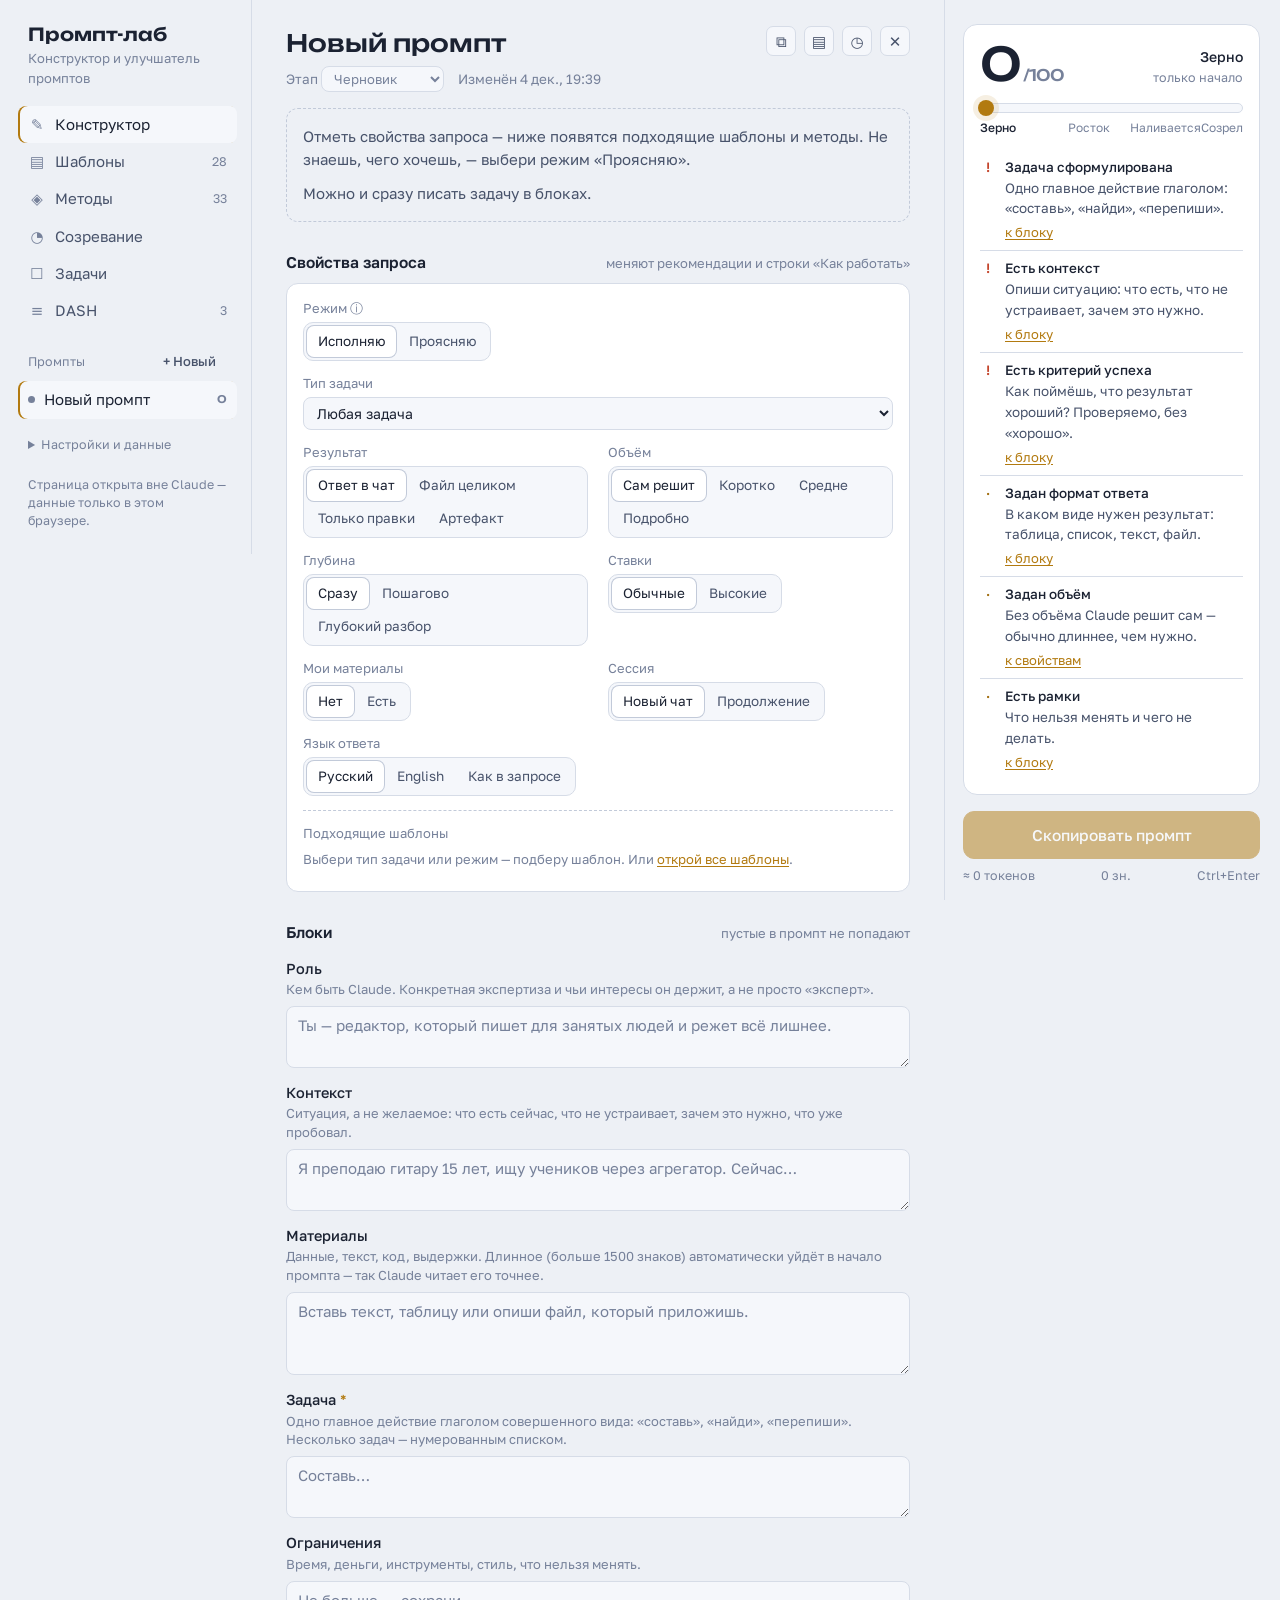
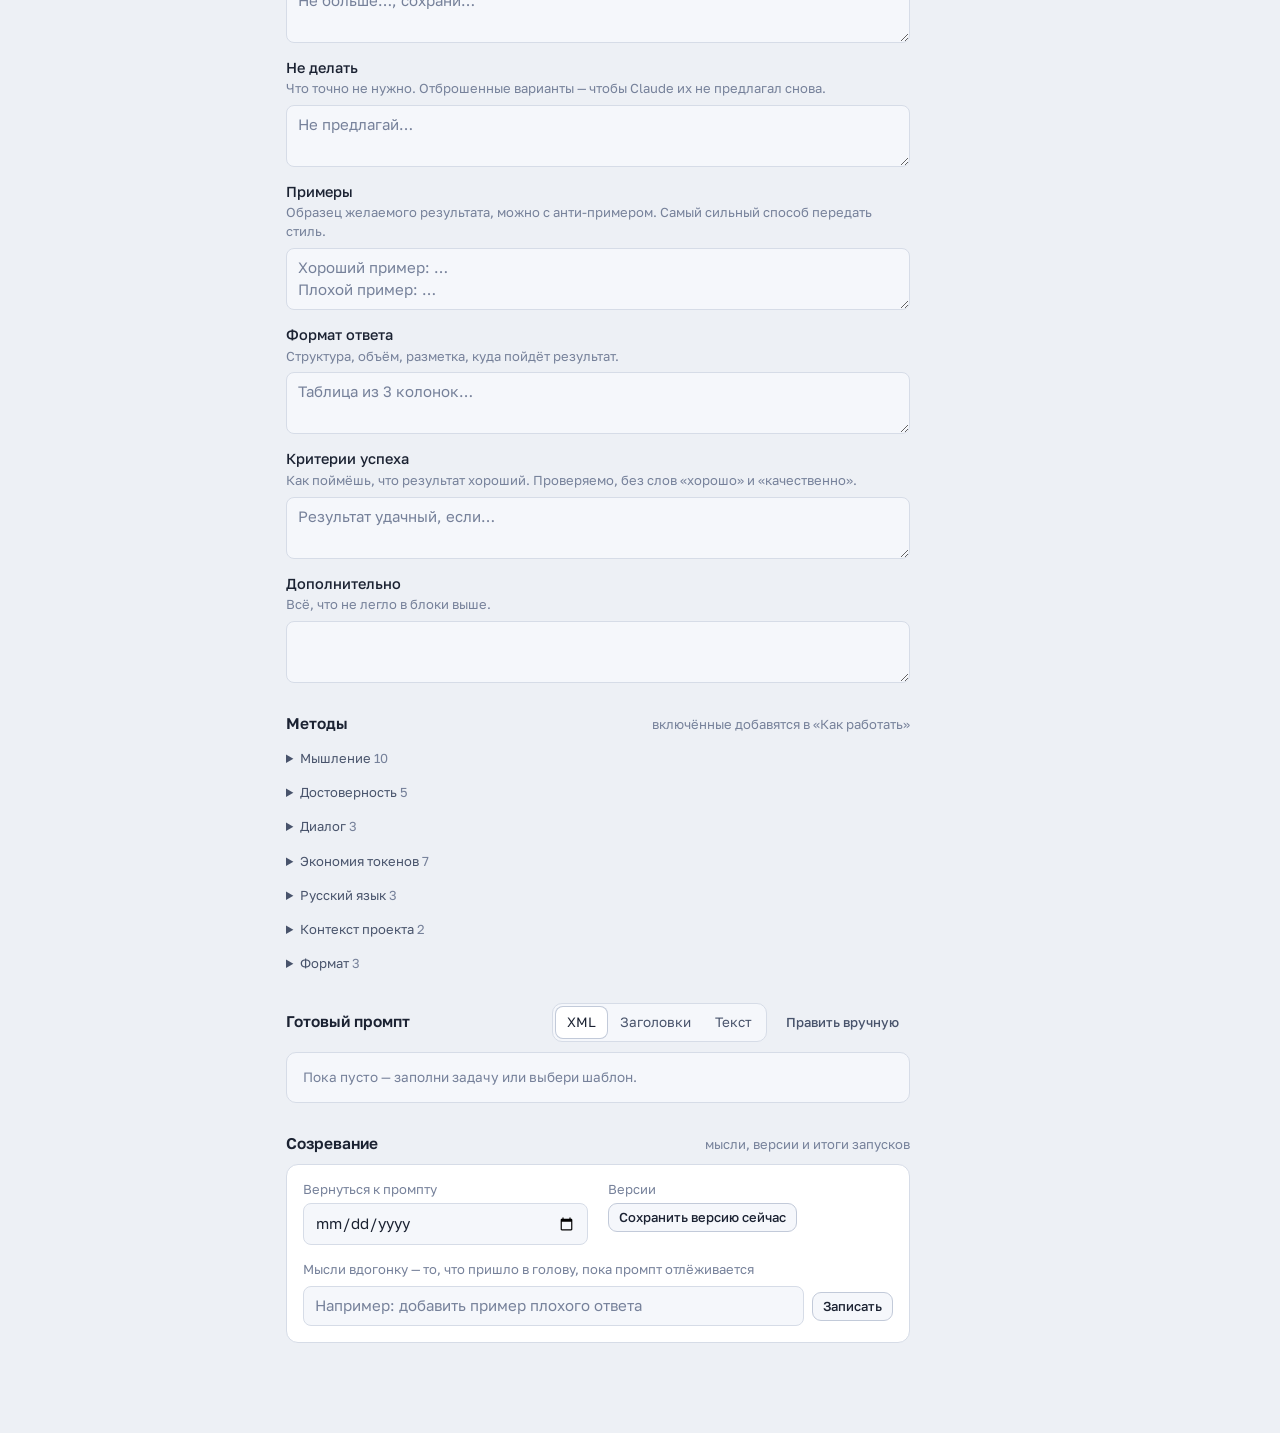
<file: tools/prompt-lab.html>
<!doctype html>
<html lang="ru">
<head>
<meta charset="utf-8">
<meta name="viewport" content="width=device-width, initial-scale=1, viewport-fit=cover">
<title>Промпт-лаб — конструктор промптов</title>
<link rel="preconnect" href="https://fonts.googleapis.com">
<link rel="preconnect" href="https://fonts.gstatic.com" crossorigin>
<link href="https://fonts.googleapis.com/css2?family=Golos+Text:wght@400;500;600&family=Unbounded:wght@400;500;600&display=swap" rel="stylesheet">
<style>
:root{
  --bg:#EDF0F5;--bg2:#FFFFFF;--bg3:#F5F7FB;--line:#D6DCE7;--line2:#C2CAD9;
  --ink:#1B2232;--ink2:#48536B;--ink3:#76819A;
  --hill:#B27A10;--hill-soft:rgba(178,122,16,.12);--on-hill:#FFFFFF;
  --t-result:#2F6DB8;--t-decision:#7547C2;--t-question:#B8436A;--t-action:#1F845A;
  --hi:#C4452C;--mid:#A06C0C;--low:#2F6DB8;
  --shadow:0 20px 50px rgba(27,34,50,.20);
  color-scheme:light;
}
@media (prefers-color-scheme:dark){
  :root:not([data-theme="light"]){
    --bg:#1B2232;--bg2:#222B3E;--bg3:#2A3449;--line:#364259;--line2:#46536E;
    --ink:#E8EBF1;--ink2:#AAB3C6;--ink3:#7B879F;
    --hill:#E9B44C;--hill-soft:rgba(233,180,76,.13);--on-hill:#1B2232;
    --t-result:#89B8F2;--t-decision:#C3A0F2;--t-question:#EF93AC;--t-action:#7DD3A9;
    --hi:#F27B62;--mid:#E9B44C;--low:#89B8F2;
    --shadow:0 20px 50px rgba(0,0,0,.5);
    color-scheme:dark;
  }
}
:root[data-theme="dark"]{
  --bg:#1B2232;--bg2:#222B3E;--bg3:#2A3449;--line:#364259;--line2:#46536E;
  --ink:#E8EBF1;--ink2:#AAB3C6;--ink3:#7B879F;
  --hill:#E9B44C;--hill-soft:rgba(233,180,76,.13);--on-hill:#1B2232;
  --t-result:#89B8F2;--t-decision:#C3A0F2;--t-question:#EF93AC;--t-action:#7DD3A9;
  --hi:#F27B62;--mid:#E9B44C;--low:#89B8F2;
  --shadow:0 20px 50px rgba(0,0,0,.5);
  color-scheme:dark;
}
:root{box-sizing:border-box;padding-top:env(safe-area-inset-top,0px);padding-bottom:env(safe-area-inset-bottom,0px)}
html{scroll-padding-top:env(safe-area-inset-top,0px);-webkit-text-size-adjust:100%}
*,*::before,*::after{box-sizing:border-box}
body{margin:0;background:var(--bg);color:var(--ink);font:400 15px/1.55 "Golos Text",system-ui,-apple-system,"Segoe UI",Roboto,Arial,sans-serif}
.display{font-family:"Unbounded","Golos Text",system-ui,sans-serif}
button,input,select,textarea{font:inherit;color:inherit}
[data-type="rule"]{--tc:var(--t-decision)}[data-type="lesson"]{--tc:var(--t-result)}
[data-type="hyp"]{--tc:var(--t-question)}[data-type="log"]{--tc:var(--t-action)}[data-type="idea"]{--tc:var(--hill)}

.app{display:grid;grid-template-columns:252px minmax(0,1fr) 336px;max-width:1720px;margin:0 auto}
.nav,.rail{position:sticky;top:env(safe-area-inset-top,0px);align-self:start;max-height:calc(100vh - env(safe-area-inset-top,0px) - env(safe-area-inset-bottom,0px));overflow:auto}
.nav{padding:24px 14px 24px 18px;border-right:1px solid var(--line)}
.rail{padding:24px 20px 24px 18px;border-left:1px solid var(--line)}
.work{padding:26px 34px 90px;min-width:0}
.app.norail{grid-template-columns:252px minmax(0,1fr)}
.app.norail .rail{display:none}
@media (max-width:1180px){
  .app{grid-template-columns:232px minmax(0,1fr)}
  .rail{position:static;grid-column:2;max-height:none;border-left:0;border-top:1px solid var(--line);padding:24px 34px 60px}
}
@media (max-width:760px){
  .app,.app.norail{grid-template-columns:minmax(0,1fr)}
  .nav{position:static;max-height:none;border-right:0;border-bottom:1px solid var(--line);padding:16px}
  .work{padding:20px 16px 36px}
  .rail{grid-column:1;padding:22px 16px 48px}
  .plist{max-height:220px;overflow:auto}
}

/* nav */
.brand{font:600 18px/1.2 "Unbounded",system-ui,sans-serif;margin:0 10px 2px}
.module{margin:0 10px 18px;color:var(--ink3);font-size:13px}
.navlink,.pitem{display:flex;align-items:center;gap:9px;width:100%;text-align:left;background:none;border:0;border-radius:8px;padding:7px 10px;cursor:pointer;color:var(--ink2)}
.navlink:hover,.pitem:hover{background:var(--bg3);color:var(--ink)}
.navlink[aria-current="true"],.pitem[aria-current="true"]{background:var(--bg3);color:var(--ink);box-shadow:inset 2px 0 0 var(--hill)}
.navlink .cnt{margin-left:auto;font-size:12.5px;color:var(--ink3)}
.navlink .ic{width:18px;text-align:center;color:var(--ink3);flex:none}
.pname{flex:1;min-width:0;overflow:hidden;text-overflow:ellipsis;white-space:nowrap}
.sc{flex:none;font:600 10.5px/1 "Unbounded",sans-serif;color:var(--ink3);min-width:22px;text-align:right}
.sc.ok{color:var(--t-action)}
.gdot{flex:none;width:7px;height:7px;border-radius:50%;background:var(--line2)}
.gdot.s-draft{background:var(--ink3)}.gdot.s-ripe{background:var(--mid)}.gdot.s-ready{background:var(--t-action)}.gdot.s-used{background:var(--t-result)}.gdot.s-idea{background:var(--t-question)}
.ghead{margin:18px 10px 5px;font-size:12.5px;color:var(--ink3);display:flex;justify-content:space-between;align-items:center}
.store{margin:18px 10px 0;font-size:12.5px;color:var(--ink3);line-height:1.45}
details.sets>summary{cursor:pointer;margin:16px 10px 4px;font-size:12.5px;color:var(--ink3)}
details.sets .inner{padding:4px 10px 0}

/* controls */
.btn{display:inline-flex;align-items:center;justify-content:center;gap:6px;border:1px solid var(--line2);background:var(--bg3);border-radius:9px;padding:8px 14px;cursor:pointer;font-weight:500;font-size:14px;line-height:1.3}
.btn:hover{border-color:var(--ink3)}
.btn.primary{background:var(--hill);border-color:var(--hill);color:var(--on-hill)}
.btn.primary:hover{filter:brightness(1.06)}
.btn.ghost{background:transparent;border-color:transparent;color:var(--ink2)}
.btn.ghost:hover{background:var(--bg3)}
.btn.small{padding:5px 10px;font-size:13px}
.btn.full{width:100%}
.btn.big{padding:13px 16px;font-size:15.5px;border-radius:11px}
.btn:disabled{opacity:.5;cursor:default}
.link{background:none;border:0;padding:0;color:var(--hill);cursor:pointer;text-decoration:underline;text-underline-offset:2px;font-size:inherit}
.icon{width:30px;height:30px;flex:none;border-radius:7px;border:1px solid var(--line);background:var(--bg3);cursor:pointer;display:grid;place-items:center;color:var(--ink2);font-size:15px;line-height:1}
.icon:hover{color:var(--ink);border-color:var(--line2)}
.row{display:flex;flex-wrap:wrap;gap:8px;align-items:center}
.row.end{justify-content:flex-end}.row.between{justify-content:space-between}
.mt6{margin-top:6px}.mt8{margin-top:8px}.mt12{margin-top:12px}.mt16{margin-top:16px}.mt24{margin-top:24px}
.muted{color:var(--ink3)}.small{font-size:13px}
.seg{display:inline-flex;flex-wrap:wrap;background:var(--bg3);border:1px solid var(--line);border-radius:10px;padding:3px;gap:2px}
.seg button{border:0;background:none;padding:5px 11px;border-radius:7px;cursor:pointer;color:var(--ink2);font-size:13.5px}
.seg button:hover{color:var(--ink)}
.seg button[aria-pressed="true"]{background:var(--bg2);color:var(--ink);box-shadow:0 0 0 1px var(--line2)}
input[type=text],input[type=search],input[type=date],textarea,select{width:100%;background:var(--bg3);border:1px solid var(--line);border-radius:8px;padding:8px 11px;line-height:1.45}
textarea{resize:vertical;min-height:42px;overflow:hidden;display:block}
select{cursor:pointer}
input[type=checkbox]{accent-color:var(--hill);width:16px;height:16px;margin:3px 0 0;flex:none}
:focus-visible,input:focus,textarea:focus,select:focus{outline:2px solid var(--hill);outline-offset:1px}
input::placeholder,textarea::placeholder{color:var(--ink3)}
.chip{display:inline-flex;align-items:center;gap:5px;flex:none;font-size:12.5px;font-weight:500;padding:2px 9px;border-radius:999px;border:1px solid color-mix(in srgb,var(--tc,var(--line2)) 55%,transparent);background:color-mix(in srgb,var(--tc,var(--line2)) 13%,transparent);color:var(--ink);white-space:nowrap}
button.chip{cursor:pointer}
.chip.off{--tc:var(--line2);color:var(--ink2)}
.chip.on{--tc:var(--hill)}
.switch{display:flex;gap:9px;align-items:flex-start;cursor:pointer;font-size:13.5px;color:var(--ink2);margin-top:8px}

/* head */
.thead{display:flex;flex-wrap:wrap;gap:12px 18px;align-items:flex-start;justify-content:space-between}
.tmain{flex:1 1 360px;min-width:0}
.ttitle{font:500 24px/1.3 "Unbounded",system-ui,sans-serif;background:transparent;border:0;border-bottom:1px dashed transparent;border-radius:0;padding:2px 0;width:100%}
.ttitle:focus{outline:none;border-bottom-color:var(--line2)}
.tmeta{color:var(--ink3);font-size:13.5px;margin-top:4px;display:flex;flex-wrap:wrap;gap:6px 14px;align-items:center}
.tmeta select{width:auto;padding:3px 8px;font-size:13px}
.h1{font:500 24px/1.3 "Unbounded",system-ui,sans-serif;margin:0 0 6px}
.lead{margin:0;color:var(--ink2);max-width:68ch}

/* blocks */
.sect{margin-top:30px}
.sect>h3,.shead h3{font:600 15.5px/1.35 "Golos Text",sans-serif;margin:0}
.shead{display:flex;flex-wrap:wrap;gap:6px 12px;align-items:baseline;justify-content:space-between;margin-bottom:4px}
.hint{margin:0 0 7px;color:var(--ink3);font-size:13px;line-height:1.45}
.panel{background:var(--bg2);border:1px solid var(--line);border-radius:12px;padding:14px 16px 16px;margin-top:10px}
.props{display:grid;grid-template-columns:repeat(2,minmax(0,1fr));gap:12px 20px}
.prop .pl{display:block;font-size:13px;color:var(--ink3);margin-bottom:4px}
.prop select{padding:6px 9px;font-size:14px}
.prop.wide{grid-column:1/-1}
@media (max-width:760px){.props{grid-template-columns:minmax(0,1fr)}}
.recs{margin-top:14px;padding-top:12px;border-top:1px dashed var(--line2)}
.recs .lbl{font-size:13px;color:var(--ink3);margin:0 0 6px}
.tplpick{display:flex;flex-wrap:wrap;gap:8px}
.tplpick button{display:flex;flex-direction:column;align-items:flex-start;text-align:left;gap:1px;border:1px solid var(--line);background:var(--bg3);border-radius:10px;padding:8px 12px;cursor:pointer;max-width:280px}
.tplpick button:hover{border-color:var(--hill)}
.tplpick button.best{border-color:color-mix(in srgb,var(--hill) 60%,transparent);background:var(--hill-soft)}
.tplpick b{font-weight:500;font-size:14px}.tplpick small{font-size:12.5px;color:var(--ink3);line-height:1.35}
.blk{margin-top:14px}
.blk .bl{display:flex;align-items:baseline;gap:8px;flex-wrap:wrap}
.blk .bl label{font-weight:500;font-size:14.5px}
.blk .bl .len{margin-left:auto;font-size:12px;color:var(--ink3)}
.blk.flag textarea{border-color:color-mix(in srgb,var(--mid) 70%,transparent)}
.blk.req .bl label::after{content:" *";color:var(--hill)}
.techgrid{display:grid;grid-template-columns:repeat(2,minmax(0,1fr));gap:8px;margin-top:10px}
@media (max-width:760px){.techgrid{grid-template-columns:minmax(0,1fr)}}
.tgroup{margin-top:14px}
.tgroup>p{margin:0 0 6px;font-size:13px;color:var(--ink3)}
.lens{display:flex;gap:10px;align-items:flex-start;padding:9px 11px;border:1px solid var(--line);border-radius:9px;background:var(--bg2);cursor:pointer}
.lens b{display:block;font-weight:500;font-size:14px}
.lens small{display:block;color:var(--ink3);font-size:12.5px;line-height:1.4}
.lens:has(input:checked){border-color:color-mix(in srgb,var(--hill) 60%,transparent);background:var(--hill-soft)}
.lens .rec{font-size:11.5px;color:var(--hill);font-weight:600;margin-left:4px}
.preview{white-space:pre-wrap;word-break:break-word;background:var(--bg3);border:1px solid var(--line);border-radius:10px;padding:14px 16px;font:400 13.5px/1.55 "Golos Text",sans-serif;max-height:520px;overflow:auto;margin:10px 0 0}
.preview:empty::before{content:"Пока пусто — заполни задачу или выбери шаблон.";color:var(--ink3)}
.banner{display:flex;flex-wrap:wrap;gap:8px 14px;align-items:center;justify-content:space-between;margin:12px 0 0;padding:10px 14px;border-radius:10px;background:var(--bg2);border:1px solid var(--line);border-left:3px solid var(--hill);font-size:14px}
.emptybox{padding:16px;border:1px dashed var(--line2);border-radius:12px;margin-top:16px;color:var(--ink2)}
.emptybox p{margin:0 0 10px}

/* ai */
.ai{border-left:3px solid var(--hill)}
.ai h4{margin:14px 0 6px;font-size:14px;font-weight:600}
.ai ul{margin:0;padding-left:18px;color:var(--ink2);font-size:14px}
.ai li{margin-bottom:5px}
.aib{border-top:1px solid var(--line);padding:10px 0}
.aib:first-of-type{border-top:0}
.aib .row{justify-content:space-between}
.aib pre{white-space:pre-wrap;margin:6px 0 0;font:inherit;font-size:14px;color:var(--ink)}
.qa{margin-top:8px}
.qa label{display:block;font-size:14px;margin-bottom:4px}

/* rail */
.ripe{background:var(--bg2);border:1px solid var(--line);border-radius:14px;padding:16px 16px 14px}
.ripe-top{display:flex;align-items:flex-end;justify-content:space-between;gap:10px}
.ripe-num{font:500 46px/1 "Unbounded",system-ui,sans-serif;letter-spacing:-.02em}
.ripe-num small{font-size:16px;color:var(--ink3);margin-left:2px}
.ripe-st{text-align:right;font-size:14px;font-weight:500}
.ripe-st small{display:block;font-weight:400;color:var(--ink3);font-size:12.5px}
.ripe-track{position:relative;height:10px;border-radius:6px;background:var(--bg3);border:1px solid var(--line);margin:16px 0 6px;overflow:visible}
.ripe-track i{position:absolute;left:0;top:0;bottom:0;border-radius:6px;background:linear-gradient(90deg,color-mix(in srgb,var(--hill) 35%,transparent),var(--hill));transition:width .6s cubic-bezier(.3,.75,.2,1)}
.ripe-track b{position:absolute;top:50%;width:16px;height:16px;border-radius:50%;background:var(--hill);transform:translate(-50%,-50%);box-shadow:0 0 0 5px var(--hill-soft);transition:left .6s cubic-bezier(.3,.75,.2,1)}
.ripe.done .ripe-track i{background:linear-gradient(90deg,color-mix(in srgb,var(--t-action) 35%,transparent),var(--t-action))}
.ripe.done .ripe-track b{background:var(--t-action);box-shadow:0 0 0 5px color-mix(in srgb,var(--t-action) 18%,transparent)}
.ripe-marks{display:grid;grid-template-columns:35fr 25fr 25fr 15fr;font-size:12px;color:var(--ink3)}
.ripe-marks span.cur{color:var(--ink);font-weight:500}
.lint{list-style:none;padding:0;margin:12px 0 0}
.lint li{display:flex;gap:9px;padding:7px 0;border-top:1px solid var(--line);font-size:13.5px;color:var(--ink2);align-items:flex-start}
.lint li:first-child{border-top:0}
.lint .gi{flex:none;width:16px;text-align:center;color:var(--mid);font-weight:600}
.lint li.bad .gi{color:var(--hi)}
.lint b{display:block;color:var(--ink);font-weight:500}
.lint .fix{margin-top:3px}
details.passed>summary{cursor:pointer;font-size:13px;color:var(--t-action);margin-top:8px}
details.passed ul{list-style:none;padding:0;margin:6px 0 0;font-size:13px;color:var(--ink3)}
details.passed li{padding:2px 0}
.copybox{margin-top:16px}
.cstats{display:flex;justify-content:space-between;font-size:12.5px;color:var(--ink3);margin-top:7px}
.rcard{background:var(--bg2);border:1px solid var(--line);border-radius:12px;padding:12px 14px;margin-top:14px}
.rcard h4{margin:0 0 6px;font-size:14px;font-weight:600}
.fb{display:grid;grid-template-columns:repeat(3,minmax(0,1fr));gap:6px;margin:8px 0}
.fb button{border:1px solid var(--line);background:var(--bg3);border-radius:8px;padding:6px 4px;cursor:pointer;font-size:13px}
.fb button[aria-pressed="true"]{border-color:var(--hill);background:var(--hill-soft)}

/* lists */
.trow{display:grid;grid-template-columns:auto minmax(0,1fr) auto;gap:10px;align-items:center;background:var(--bg2);border:1px solid var(--line);border-radius:10px;padding:8px 10px;margin-top:6px}
.trow.done .ttext{text-decoration:line-through;color:var(--ink3)}
.trow .ttext{border:0;background:transparent;padding:4px 2px}
.trow .acts{display:flex;gap:4px;align-items:center}
.pdot{width:9px;height:9px;border-radius:50%;flex:none;background:var(--line2);border:0;padding:0;cursor:pointer}
.pdot.hi{background:var(--hi)}.pdot.mid{background:var(--mid)}.pdot.low{background:var(--low)}
.tstat{font-size:12px;border:1px solid var(--line);border-radius:999px;padding:2px 8px;background:var(--bg3);cursor:pointer;color:var(--ink2);white-space:nowrap}
.tstat.doing{border-color:var(--hill);color:var(--ink);background:var(--hill-soft)}
.dentry{background:var(--bg2);border:1px solid var(--line);border-left:3px solid var(--tc,var(--line2));border-radius:10px;padding:10px 12px;margin-top:8px}
.dentry .dt{white-space:pre-wrap;margin:6px 0 0;font-size:14.5px}
.dentry .dm{display:flex;flex-wrap:wrap;gap:6px 12px;align-items:center;font-size:12.5px;color:var(--ink3)}
.dentry .dm .sp{margin-left:auto;display:flex;gap:4px}
.dstats{display:grid;grid-template-columns:repeat(5,minmax(0,1fr));gap:8px;margin-top:16px}
.dstats div{background:var(--bg2);border:1px solid var(--line);border-radius:10px;padding:10px 12px}
.dstats b{display:block;font:500 20px/1.2 "Unbounded",sans-serif}
.dstats span{font-size:12.5px;color:var(--ink3)}
@media (max-width:760px){.dstats{grid-template-columns:repeat(2,minmax(0,1fr))}}
.tpl{background:var(--bg2);border:1px solid var(--line);border-radius:11px;padding:11px 14px;margin-top:8px}
.tpl .tn{font-weight:500;font-size:15px;background:none;border:0;padding:0;cursor:pointer;text-align:left}
.tpl .tn:hover{color:var(--hill)}
.tpl p{margin:2px 0 0;font-size:13.5px;color:var(--ink2)}
.tpl .row{margin-top:8px}
.gtitle{margin:26px 0 2px;font:600 14px/1.3 "Golos Text",sans-serif;color:var(--ink2)}
.gtitle small{font-weight:400;color:var(--ink3);margin-left:6px}
.board{display:grid;grid-template-columns:repeat(5,minmax(170px,1fr));gap:10px;margin-top:14px;overflow-x:auto;padding-bottom:6px}
.col{background:var(--bg3);border:1px solid var(--line);border-radius:12px;padding:10px;min-height:120px}
.col h4{margin:0 0 3px;font-size:13.5px;font-weight:600;display:flex;justify-content:space-between}
.col>p{margin:0 0 8px;font-size:12px;color:var(--ink3);line-height:1.35}
.pcard{background:var(--bg2);border:1px solid var(--line);border-radius:9px;padding:8px 10px;margin-bottom:7px;font-size:14px}
.pcard .pt{background:none;border:0;padding:0;text-align:left;cursor:pointer;font-weight:500;width:100%}
.pcard .pt:hover{color:var(--hill)}
.pcard .pm{display:flex;justify-content:space-between;align-items:center;margin-top:6px;font-size:12px;color:var(--ink3)}
.pcard.due{border-color:var(--hill);box-shadow:inset 3px 0 0 var(--hill)}
.principles{display:grid;grid-template-columns:repeat(2,minmax(0,1fr));gap:10px;margin-top:12px}
.principles div{background:var(--bg2);border:1px solid var(--line);border-radius:11px;padding:12px 14px}
.principles b{display:block;font-weight:600;font-size:14.5px;margin-bottom:4px}
.principles p{margin:0;font-size:13.5px;color:var(--ink2)}
@media (max-width:760px){.principles{grid-template-columns:minmax(0,1fr)}}
.mrow{display:grid;grid-template-columns:minmax(0,1fr) auto;gap:6px 14px;padding:10px 0;border-top:1px solid var(--line)}
.mrow b{font-weight:500}
.mrow p{margin:2px 0 0;font-size:13.5px;color:var(--ink2)}
.mrow q{display:block;margin-top:5px;font-size:13px;color:var(--ink3);quotes:none;border-left:2px solid var(--line2);padding-left:9px}
.verrow{display:flex;gap:10px;align-items:center;padding:6px 0;border-top:1px solid var(--line);font-size:13.5px}
.verrow:first-child{border-top:0}
.verrow span{flex:1;min-width:0;color:var(--ink2)}
.note{font-size:13.5px;padding:6px 0;border-top:1px solid var(--line)}
.note small{color:var(--ink3);margin-right:8px}

/* overlay */
.toast{position:fixed;left:50%;bottom:calc(22px + env(safe-area-inset-bottom,0px));transform:translateX(-50%) translateY(20px);background:var(--ink);color:var(--bg);padding:10px 16px;border-radius:10px;font-size:14px;opacity:0;pointer-events:none;transition:.25s;z-index:60;max-width:90vw}
.toast.on{opacity:1;transform:translateX(-50%) translateY(0)}
.modal{position:fixed;inset:0;background:rgba(15,20,30,.45);display:grid;place-items:center;z-index:50;padding:16px}
.modal[hidden]{display:none}
.mbox{background:var(--bg2);border:1px solid var(--line);border-radius:14px;box-shadow:var(--shadow);padding:18px 20px;width:min(560px,100%);max-height:90vh;overflow:auto}
.mbox h3{margin:0 0 8px;font:500 17px/1.3 "Unbounded",sans-serif}
.mbox p{margin:0 0 12px;color:var(--ink2)}
@media (prefers-reduced-motion:reduce){*{transition:none!important}}
</style>
</head>
<body>
<div class="app" id="app">
  <nav class="nav" id="nav" aria-label="Разделы"></nav>
  <main class="work" id="work"></main>
  <aside class="rail" id="rail" aria-label="Зрелость и копирование"></aside>
</div>
<div class="modal" id="modal" hidden><div class="mbox" id="mbox" role="dialog" aria-modal="true"></div></div>
<div class="toast" id="toast" role="status" aria-live="polite"></div>
<input type="file" id="importFile" accept=".json,application/json" hidden>
<script>
(function(){
'use strict';
/* ================= ДАННЫЕ ================= */
const BLOCKS=[
 {k:'role',n:'Роль',xml:'role',h:'Кем быть Claude. Конкретная экспертиза и чьи интересы он держит, а не просто «эксперт».',ph:'Ты — редактор, который пишет для занятых людей и режет всё лишнее.'},
 {k:'context',n:'Контекст',xml:'context',h:'Ситуация, а не желаемое: что есть сейчас, что не устраивает, зачем это нужно, что уже пробовал.',ph:'Я преподаю гитару 15 лет, ищу учеников через агрегатор. Сейчас…'},
 {k:'materials',n:'Материалы',xml:'materials',h:'Данные, текст, код, выдержки. Длинное (больше 1500 знаков) автоматически уйдёт в начало промпта — так Claude читает его точнее.',ph:'Вставь текст, таблицу или опиши файл, который приложишь.'},
 {k:'task',n:'Задача',xml:'task',req:1,h:'Одно главное действие глаголом совершенного вида: «составь», «найди», «перепиши». Несколько задач — нумерованным списком.',ph:'Составь…'},
 {k:'constraints',n:'Ограничения',xml:'constraints',h:'Время, деньги, инструменты, стиль, что нельзя менять.',ph:'Не больше…, сохрани…'},
 {k:'nongoals',n:'Не делать',xml:'non_goals',h:'Что точно не нужно. Отброшенные варианты — чтобы Claude их не предлагал снова.',ph:'Не предлагай…'},
 {k:'examples',n:'Примеры',xml:'examples',h:'Образец желаемого результата, можно с анти-примером. Самый сильный способ передать стиль.',ph:'Хороший пример: …\nПлохой пример: …'},
 {k:'format',n:'Формат ответа',xml:'output_format',h:'Структура, объём, разметка, куда пойдёт результат.',ph:'Таблица из 3 колонок…'},
 {k:'criteria',n:'Критерии успеха',xml:'success_criteria',h:'Как поймёшь, что результат хороший. Проверяемо, без слов «хорошо» и «качественно».',ph:'Результат удачный, если…'},
 {k:'extra',n:'Дополнительно',xml:'notes',h:'Всё, что не легло в блоки выше.',ph:''}
];
const BK={};BLOCKS.forEach(b=>BK[b.k]=b);
const TYPES=[['other','Любая задача'],['write','Текст с нуля'],['edit','Правка текста'],['msg','Сообщение человеку'],['analyze','Анализ данных'],['doc','Документ и знания'],['research','Исследование с поиском'],['learn','Обучение'],['decide','Решение и выбор'],['plan','План и декомпозиция'],['ideas','Идеи'],['review','Критика и ревью'],['code','Код и артефакты'],['system','Система и сессии']];
const TYPEN={};TYPES.forEach(t=>TYPEN[t[0]]=t[1]);
const PROPS=[
 {k:'mode',n:'Режим',o:[['execute','Исполняю'],['explore','Проясняю']],h:'«Проясняю» — когда пока не понятно, что именно нужно.'},
 {k:'type',n:'Тип задачи',sel:1,o:TYPES},
 {k:'out',n:'Результат',o:[['chat','Ответ в чат'],['file','Файл целиком'],['frag','Только правки'],['artifact','Артефакт']]},
 {k:'vol',n:'Объём',o:[['auto','Сам решит'],['short','Коротко'],['mid','Средне'],['long','Подробно']]},
 {k:'think',n:'Глубина',o:[['quick','Сразу'],['step','Пошагово'],['deep','Глубокий разбор']]},
 {k:'stakes',n:'Ставки',o:[['low','Обычные'],['high','Высокие']]},
 {k:'data',n:'Мои материалы',o:[['no','Нет'],['yes','Есть']]},
 {k:'session',n:'Сессия',o:[['new','Новый чат'],['cont','Продолжение']]},
 {k:'lang',n:'Язык ответа',o:[['ru','Русский'],['en','English'],['same','Как в запросе']]}
];
const DEFP={mode:'execute',type:'other',out:'chat',vol:'auto',think:'quick',stakes:'low',data:'no',session:'new',lang:'ru'};
const TG=[['think','Мышление'],['truth','Достоверность'],['dialog','Диалог'],['econ','Экономия токенов'],['lang','Русский язык'],['proj','Контекст проекта'],['fmt','Формат']];
const TECH=[
 {id:'steps',g:'think',n:'Пошагово',d:'Сложные задачи решаются точнее, если рассуждение идёт до вывода.',s:'Рассуждай пошагово, затем дай итог.'},
 {id:'plan_first',g:'think',n:'Сначала план',d:'Видишь ход работы до того, как потрачены токены на исполнение.',s:'Сначала покажи короткий план (3–7 пунктов), потом выполняй.'},
 {id:'selfcheck',g:'think',n:'Самопроверка',d:'Ловит ошибки до того, как ты их найдёшь сам.',s:'Перед ответом сверь результат с критериями успеха и исправь найденное.'},
 {id:'variants',g:'think',n:'Радикально разные варианты',d:'Ты хорошо узнаёшь нужное, когда видишь контраст, а не вариации одного.',s:'Дай 3 радикально разных варианта — разные подходы, а не вариации одного. Для каждого — чем он отличается по последствиям.'},
 {id:'forks',g:'think',n:'Карта развилок',d:'Превращает туман в список конкретных выборов.',s:'Перечисли ключевые решения в этой задаче. Для каждого — 2–4 варианта и их последствия.'},
 {id:'hypothesis',g:'think',n:'Гипотеза + «оспорь»',d:'Даёт Claude точку опоры, а тебе — реакцию на критику.',s:'Моя гипотеза: [гипотеза]. Не соглашайся из вежливости — оспорь её и покажи, где она слабее всего.',ph:1},
 {id:'redteam',g:'think',n:'Независимый критик',d:'Модель склонна соглашаться. Явная роль критика это ломает.',s:'Выступи независимым критиком: найди 3 самых слабых места и что сломается первым.'},
 {id:'oneaction',g:'think',n:'Одно главное действие',d:'Против склонности модели производить объём.',s:'Назови одно действие с наибольшим эффектом. Остальное вычеркни или отложи.'},
 {id:'deletable',g:'think',n:'Что удалить',d:'Сокращает план вместо того, чтобы раздувать его.',s:'Отметь, какие пункты можно удалить без потерь.'},
 {id:'test',g:'think',n:'Различающий тест',d:'Переводит спор гипотез в проверку на практике.',s:'Предложи быстрый тест (до недели), который различит эти гипотезы.'},
 {id:'labels',g:'truth',n:'Метки источника',d:'Отделяет выводы из твоих данных от общих мест и догадок.',s:'Помечай утверждения: [данные] — из моих материалов, [знание] — общее знание, [догадка] — предположение.'},
 {id:'idk',g:'truth',n:'Право на «не знаю»',d:'Снижает выдуманные факты и цифры.',s:'Если не уверен или данных не хватает — так и скажи. Не выдумывай факты, цифры и источники.'},
 {id:'contra',g:'truth',n:'Поиск противоречий',d:'Защищает от вывода, который тебе приятен.',s:'Отдельно укажи, что в моих данных противоречит твоим выводам.'},
 {id:'quotes',g:'truth',n:'Ссылки на материалы',d:'Ответ можно проверить по документу.',s:'Подкрепляй ответы ссылкой на раздел или короткой цитатой из материалов.'},
 {id:'search',g:'truth',n:'Свежие данные',d:'Для всего, что могло измениться: цены, люди, правила.',s:'Проверь актуальные данные поиском; для цифр укажи источник и дату.'},
 {id:'interview',g:'dialog',n:'Вопросы по одному',d:'Пачка вопросов вызывает тот же ступор, что и чистый лист.',s:'Пока ничего не решай. Задавай вопросы по одному, начиная с самых важных, пока не поймёшь задачу. На моё «не знаю» предлагай 2–3 варианта ответа.'},
 {id:'clarify',g:'dialog',n:'Уточни при неоднозначности',d:'Вопросы только там, где они правда нужны.',s:'Если в задаче есть критическая неоднозначность — задай до 3 вопросов перед началом. Если нет — сразу делай и перечисли свои допущения.'},
 {id:'restate',g:'dialog',n:'Сверка задачи',d:'Ловит расхождение до того, как потрачена работа.',s:'Сначала перескажи задачу в 3–5 предложениях: что делаем, зачем и по каким критериям поймём, что получилось. Дождись моего подтверждения.'},
 {id:'nopre',g:'econ',n:'Без преамбулы',d:'Модель по умолчанию поясняет и повторяет — отключается одной фразой.',s:'Без вступления, без пересказа задачи и без итоговых повторов.'},
 {id:'onlydiff',g:'econ',n:'Только изменения',d:'Не платишь за перепечатку того, что не менялось.',s:'Меняй только [что менять]. Остальное не трогай и не переписывай; покажи изменённые фрагменты и где они стоят.',ph:1,ex:'fullfile'},
 {id:'fullfile',g:'econ',n:'Готовый файл целиком',d:'Когда нужна рабочая сборка, а не фрагменты.',s:'Выдай готовый файл целиком, без сокращений вида «…остальное без изменений».',ex:'onlydiff'},
 {id:'defer',g:'econ',n:'Отложить некритичное',d:'Главное делается сейчас, остальное не теряется.',s:'Если всё не помещается в один ответ — сделай главное, а в конце дай список «На следующую итерацию».'},
 {id:'stages',g:'econ',n:'Этапы с остановкой',d:'Защита от обрыва по лимиту и от работы не в ту сторону.',s:'Большую работу разбей на этапы и остановись после первого, чтобы я проверил.'},
 {id:'brief',g:'econ',n:'Бриф для нового чата',d:'Длинный чат дорожает с каждым сообщением. Чистый бриф — то, что стоит переносить.',s:'В конце собери бриф до 200 слов: цель, принятые решения, открытые вопросы, следующий шаг — чтобы продолжить в новом чате.'},
 {id:'handoff',g:'econ',n:'Строка передачи',d:'След для следующей сессии в таблице.',s:'В конце дай одну строку для таблицы передачи: дата | задача | что сделано | решение | следующий шаг.'},
 {id:'ru_style',g:'lang',n:'Живой русский',d:'Главная слабость модели в русском — канцелярит и кальки.',s:'Пиши простым живым русским: без канцелярита, цепочек отглагольных существительных и калек с английского.'},
 {id:'terms',g:'lang',n:'Единые термины',d:'Синонимы для одного объекта путают и модель, и тебя.',s:'Один объект — одно название во всём ответе. Не заменяй термины синонимами.'},
 {id:'en_tags',g:'lang',n:'Служебное — по-английски',d:'Экономит токены в часто перечитываемых таблицах.',s:'Служебные метки (заголовки колонок, статусы, теги) пиши по-английски, содержание — по-русски.'},
 {id:'keyfacts',g:'proj',n:'Опора на ядро проекта',d:'Чат без ядра отвечает «мнением с улицы», пусть и умным.',s:'Опирайся на KEY_FACTS и DECISIONS проекта. Не противоречь принятым решениям без явной причины — если противоречишь, скажи об этом прямо.'},
 {id:'decision',g:'proj',n:'Решение с основанием',d:'Вывод становится правдой, только когда записан с датой и основанием.',s:'Итоговое решение оформи строкой для DECISIONS: дата | решение | основание | как проверим.'},
 {id:'table',g:'fmt',n:'Сравнение таблицей',d:'Таблица плотнее прозы и дешевле при перечитывании.',s:'Сравнение дай таблицей.'},
 {id:'answer_tag',g:'fmt',n:'Итог в тегах',d:'Удобно, если ответ потом разбирается программой или копируется.',s:'Итог помести в теги <answer></answer>, рассуждения — вне их.'},
 {id:'json',g:'fmt',n:'Только JSON',d:'Для данных, которые пойдут в инструмент.',s:'Ответь только валидным JSON без markdown и пояснений, по схеме: [схема].',ph:1}
];
const TK={};TECH.forEach(t=>TK[t.id]=t);
const TPLG=[['explore','Прояснение: когда не знаешь, чего хочешь','Цепочка шагов — проходи по порядку, каждый в том же чате.'],['text','Тексты и сообщения',''],['know','Анализ и знания',''],['decide','Решения и планы',''],['build','Код и артефакты',''],['sys','Система и сессии',''],['mine','Мои шаблоны','Сохранённые из своих промптов.']];
const TPL=[
 {id:'x1',g:'explore',n:'1. Выгрузка и интервью',d:'Сбрасываешь всё, что знаешь, без структуры. Claude задаёт вопросы по одному, пока не поймёт задачу.',p:{mode:'explore',type:'other'},b:{context:'Ситуация: [что происходит сейчас]\nЧто не устраивает: [что мешает и почему это важно]\nЧто уже пробовал: [что делал и что вышло]\nОграничения: [время, деньги, инструменты, навыки]\nЧего точно не хочу: [что отпадает]\nДогадки: [любые, даже сомнительные]',task:'Помоги понять, что мне на самом деле нужно. Пока не предлагай решений.',criteria:'Остановись, когда новые вопросы перестанут менять понимание задачи. Тогда сформулируй задачу в 3–5 предложениях и спроси, верно ли.'},t:['interview','idk']},
 {id:'x2',g:'explore',n:'2. Карта развилок',d:'Список решений, которые нужно принять, с вариантами и последствиями.',p:{mode:'explore',type:'decide'},b:{task:'Перечисли ключевые решения, которые нужно принять в задаче: [задача одной фразой]. Для каждого дай 2–4 варианта и объясни, чем они отличаются по последствиям.',format:'Таблица: развилка | варианты | последствия | что нужно знать, чтобы выбрать.'},t:['forks','table','nopre']},
 {id:'x3',g:'explore',n:'3. Пробники',d:'Три радикально разных черновика по одной развилке — чтобы узнать нужное по реакции.',p:{mode:'explore',type:'ideas',vol:'short'},b:{task:'По развилке «[развилка]» сделай 3 радикально разных варианта — разные подходы, а не вариации одного. Коротко, черновиком: качество сейчас не важно.',format:'Каждый вариант — до 100 слов. В конце каждого одна строка: кому и когда он подходит.',extra:'Я отвечу по схеме: что цепляет, что отталкивает и почему.'},t:['nopre']},
 {id:'x4',g:'explore',n:'4. Сверка формулировки',d:'Claude пересказывает задачу, ты правишь, пока не скажешь «да, это оно».',p:{mode:'explore'},b:{context:'Что выяснили: [ответы из интервью и реакции на пробники]',task:'Сформулируй задачу в 3–5 предложениях: что делаем, зачем и по каким критериям поймём, что получилось. Спроси, верно ли.'},t:['restate']},
 {id:'x5',g:'explore',n:'5. Чистый бриф для нового чата',d:'Выжимка разговора без тупиков — с ней начинается исполнение в новом чате.',p:{mode:'execute',type:'system',session:'cont'},b:{task:'Собери из нашего разговора бриф для нового чата, где будет исполнение.',format:'Разделы: Цель; Контекст (только нужное); Решения и их причины; Отброшенные варианты; Критерии успеха; Формат результата. До 300 слов.',nongoals:'Не переноси тупики и пересказ разговора. Отброшенные идеи — только с пометкой «отброшено, потому что…».'},t:['nopre','terms']},
 {id:'w1',g:'text',n:'Текст с нуля',d:'Пост, письмо, описание услуги, статья.',p:{type:'write',vol:'mid'},b:{role:'Ты — автор, который пишет для [аудитория] в тоне [тон].',context:'Зачем текст: [цель]. Где опубликую: [площадка]. Читатель уже знает: [что знает]; не знает: [что не знает].',task:'Напиши [тип текста] о [тема].',constraints:'Объём: [N] слов. Обязательно: [что упомянуть].',format:'Сразу готовый текст, без вступления. Затем 2 варианта заголовка.',criteria:'После текста читатель [что должен сделать или понять].'},t:['ru_style','nopre']},
 {id:'w2',g:'text',n:'Правка готового текста',d:'Сохранить голос и факты, поменять то, что не устраивает.',p:{type:'edit',data:'yes'},b:{context:'Текст для [площадка или адресат]. Что не устраивает: [конкретно].',materials:'[вставь текст]',task:'Отредактируй текст: [что изменить — тон, длина, структура].',constraints:'Сохрани факты, цифры и мой голос. Не добавляй новых утверждений.',format:'Исправленный текст целиком, затем до 5 пунктов: что изменил и почему.'},t:['ru_style','terms']},
 {id:'w3',g:'text',n:'Сообщение человеку',d:'Ответ клиенту, отклик на заказ, трудный разговор в переписке.',p:{type:'msg',vol:'short'},b:{context:'Кому: [кто и какие у нас отношения]. Ситуация: [что произошло]. Чего хочу добиться: [цель].',materials:'Его сообщение: [текст]',task:'Составь ответ.',constraints:'Канал: [мессенджер или почта]. Тон: [например, дружелюбно и по делу].',format:'2 варианта с разной стратегией. Над каждым — одна строка: чем он рискует.'},t:['ru_style','nopre']},
 {id:'w4',g:'text',n:'Перевод и локализация',d:'Смысл и регистр важнее дословности.',p:{type:'edit',data:'yes'},b:{materials:'[текст]',task:'Переведи на [язык] для [аудитория].',constraints:'Сохрани смысл и регистр, адаптируй идиомы. Глоссарий: [термин → перевод].',format:'Перевод, затем список мест, где пришлось отступить от оригинала.'},t:['terms']},
 {id:'a1',g:'know',n:'Анализ данных',d:'Таблица, выгрузка, статистика — под конкретное решение.',p:{type:'analyze',data:'yes',stakes:'high'},b:{role:'Ты — аналитик, который отличает сигнал от шума на малых выборках.',context:'Данные: [что это, откуда, за какой период]. Решение, которое я принимаю: [решение].',materials:'[таблица или описание файла]',task:'Найди в данных то, что влияет на это решение.',format:'1) Итог в 3 предложениях. 2) Ключевые цифры таблицей. 3) Три вывода с указанием, на каких данных они основаны. 4) Чего данные не позволяют утверждать.',criteria:'Каждый вывод проверяем по данным.'},t:['labels','contra','idk']},
 {id:'a2',g:'know',n:'Конспект документа и вопросы',d:'Резюме с фокусом и ответы со ссылками на текст.',p:{type:'doc',data:'yes'},b:{materials:'[документ: название]',task:'Сделай конспект в [N] абзацах с фокусом на [тема]. Затем ответь на вопросы:\n1. [вопрос]\n2. [вопрос]',format:'Ответы — со ссылкой на раздел или короткой цитатой.'},t:['quotes','idk']},
 {id:'a3',g:'know',n:'Извлечение знаний',d:'Видео, книга, курс → то, что меняет действия. Девять разделов.',p:{type:'doc',data:'yes',vol:'long'},b:{role:'Ты — методист, который превращает материал в применимые знания.',materials:'[транскрипт или текст]',task:'Извлеки из материала знания, которые я применю в [моя область или задача].',format:'Разделы: 1) Главная идея (2 предложения); 2) Ключевые тезисы; 3) Модели и фреймворки; 4) Приёмы и шаги; 5) Цифры и факты; 6) Примеры; 7) Ошибки и предостережения; 8) Что применить на этой неделе; 9) Спорное и что проверить.',constraints:'Не пересказывай по порядку. Только то, что меняет действия.'},t:['labels','nopre']},
 {id:'a4',g:'know',n:'Исследование вопроса',d:'С веб-поиском, источниками и датами.',p:{type:'research',stakes:'high'},b:{context:'Зачем: [решение, под которое нужна информация]. Что уже знаю: [известное].',task:'Исследуй [вопрос].',constraints:'Источники не старше [период]. Приоритет — первоисточникам.',format:'Короткий итог; находки с источником и датой; где источники расходятся; что осталось неизвестным.'},t:['search','idk','labels']},
 {id:'a5',g:'know',n:'Объяснение концепции',d:'Понять механизм, а не запомнить определение.',p:{type:'learn',think:'step'},b:{context:'Мой уровень: [что уже знаю]. Зачем мне: [применение].',task:'Объясни [концепция] так, чтобы я мог [применить или объяснить другому].',format:'Интуиция → механизм → пример из [моя область] → типичная ошибка понимания → 3 вопроса для самопроверки.'},t:['ru_style']},
 {id:'d1',g:'decide',n:'Выбор между вариантами',d:'Сравнение по твоим критериям и условие, при котором выбор меняется.',p:{type:'decide',stakes:'high',think:'deep'},b:{role:'Ты — советник, которому важен мой результат, а не согласие со мной.',context:'Ситуация: [ситуация]. Варианты: A) [вариант] B) [вариант]. Важно (по убыванию): [критерии].',task:'Помоги выбрать.',format:'Таблица вариантов по критериям, затем рекомендация и условие, при котором она меняется.'},t:['redteam','labels','table']},
 {id:'d2',g:'decide',n:'План и декомпозиция',d:'Цель → этапы → шаги на эту неделю.',p:{type:'plan'},b:{context:'Цель: [результат и срок]. Ресурсы: [часов в неделю, деньги, навыки].',task:'Разбей цель на этапы и первые конкретные шаги.',constraints:'Не больше 5 этапов.',format:'Этапы с результатом каждого; для первого — шаги на ближайшую неделю; риски и как заметить их рано.'},t:['oneaction','deletable','defer']},
 {id:'d3',g:'decide',n:'Мозговой штурм',d:'Много идей, сгруппированных по подходам, с дешёвыми проверками.',p:{type:'ideas'},b:{context:'Задача: [что придумать]. Ограничения: [бюджет, формат, срок].',task:'Сгенерируй [N] идей.',nongoals:'Без того, что уже пробовал: [список].',format:'Сгруппируй по подходам. Пометь 3 самых дешёвых для проверки и 1 самую смелую.'},t:['test']},
 {id:'d4',g:'decide',n:'Критика работы',d:'Независимый разбор: что слабо и как исправить.',p:{type:'review',data:'yes',stakes:'high'},b:{role:'Ты — независимый критик. Твоя задача — найти слабое, а не похвалить.',context:'Цель работы: [цель]. Аудитория: [кто].',materials:'[работа]',task:'Сделай критический разбор.',format:'3–5 главных проблем по убыванию важности: что не так, почему важно, как исправить. Затем что оставить как есть.'},t:['redteam','labels','deletable']},
 {id:'d5',g:'decide',n:'Репетиция разговора',d:'Переговоры, сложный разговор: возражения и тренировка по реплике.',p:{type:'decide'},b:{role:'Ты играешь [роль собеседника] с его интересами и возражениями.',context:'Моя цель в разговоре: [цель]. Что знаю о собеседнике: [факты].',task:'Подготовь меня к разговору.',format:'3 вероятных возражения и мой ответ на каждое; 2 альтернативы, которые он может предложить. Затем сыграй разговор: одна твоя реплика — жди мою.'},t:[]},
 {id:'d6',g:'decide',n:'Решение в DECISIONS',d:'Принять решение по данным проекта и записать с основанием.',p:{type:'decide',session:'cont',stakes:'high'},b:{context:'Вопрос: [что решаем]. Что известно: [факты из ядра проекта].',task:'Помоги принять решение и зафиксировать его.'},t:['keyfacts','decision','labels','contra']},
 {id:'c1',g:'build',n:'Новый HTML-инструмент',d:'Артефакт в одном файле: сценарий, хранение, дизайн.',p:{type:'code',out:'artifact',think:'step'},b:{role:'Ты — фронтенд-разработчик и продуктовый дизайнер.',context:'Для чего инструмент: [задача]. Кто пользуется: [я или другие]. Где: [компьютер или телефон].',task:'Сделай одностраничный HTML-инструмент, который [что делает].',constraints:'Один файл. Дизайн как в [образец]. Данные хранятся: [где].',criteria:'Главный сценарий «[сценарий]» проходит за [N] действий.'},t:['plan_first','fullfile','stages']},
 {id:'c2',g:'build',n:'Доработка файла',d:'Точечные правки без перепечатки всего файла.',p:{type:'code',out:'frag',data:'yes'},b:{materials:'[файл или ссылка]',task:'Внеси изменения:\n1. [изменение]\n2. [изменение]',constraints:'Не меняй [что сохранить].'},t:['onlydiff','selfcheck']},
 {id:'c3',g:'build',n:'Отладка',d:'Причина, исправление, проверка.',p:{type:'code',out:'frag',data:'yes',think:'step'},b:{materials:'Код: [фрагмент]\nОшибка: [текст ошибки]\nОжидал: [что] / Получил: [что]',task:'Найди причину и исправь.',format:'Причина в 1–2 предложениях, исправленный фрагмент, как проверить.'},t:['idk']},
 {id:'s1',g:'sys',n:'Инструкции проекта',d:'Системный промпт для Claude Project или skill.',p:{type:'system'},b:{role:'Ты — инженер промптов.',context:'Проект: [о чём]. Типичные задачи: [задачи]. Что не устраивает в ответах сейчас: [проблемы].',task:'Напиши инструкции проекта для Claude.',format:'До 300 слов. Разделы: роль и цель; контекст; как отвечать; чего не делать. Каждое правило — с причиной.'},t:['ru_style','terms']},
 {id:'s2',g:'sys',n:'Передача между сессиями',d:'Строки для таблицы-передачи: что изменилось и что дальше.',p:{type:'system',session:'cont',vol:'short'},b:{task:'Подготовь передачу в следующую сессию.',format:'Строки таблицы: дата | задача | статус | что сделано | решение и основание | следующий шаг | что прочитать в начале.',constraints:'Только то, что изменилось. Без пересказа диалога.'},t:['nopre','en_tags']},
 {id:'s3',g:'sys',n:'Пакет задач итерации',d:'Несколько задач за сессию с защитой от обрыва по лимиту.',p:{type:'system',session:'cont'},b:{context:'Итерация №[N]. Пакет задач:\n1. [задача]\n2. [задача]',task:'Выполни пакет по порядку.',constraints:'Если упираешься в лимит — доведи текущую задачу до конца и остановись.',format:'После каждой задачи — строка статуса. В конце — что перенести в следующую итерацию.'},t:['defer','stages','handoff']},
 {id:'s4',g:'sys',n:'Быстрый вопрос',d:'Минимум токенов: вопрос и короткий ответ.',p:{type:'other',vol:'short'},b:{task:'[вопрос]',format:'Ответ до 3 предложений.'},t:['nopre']},
 {id:'s5',g:'sys',n:'Улучшить мой промпт',d:'Мета-промпт: слабости, улучшенная версия, вопросы ко мне.',p:{type:'system',data:'yes'},b:{materials:'[мой промпт]',task:'Улучши этот промпт для Claude.',format:'3–5 главных слабостей; улучшенная версия целиком; вопросы ко мне, ответы на которые сделают его сильнее.'},t:['labels']}
];
const STAGES=[['idea','Идея','Мысль, которую стоит развернуть'],['draft','Черновик','Блоки заполняются'],['ripe','Дозревает','Отлёживается: возвращайся с новыми мыслями'],['ready','Готов','Зрелость 85+ и ты доволен'],['used','Использован','Запущен; записан итог'],['arch','Архив','']];
const STN={};STAGES.forEach(s=>STN[s[0]]=s[1]);
const DTYPES=[['rule','Правило','Что работает. Закреплённые правила добавляются в каждый промпт.'],['lesson','Урок','Итог запуска: что сработало, что нет'],['hyp','Гипотеза','Проверить на следующих промптах'],['idea','Идея','Промпт или метод, который стоит сделать'],['log','Запуск','Журнал скопированных промптов']];
const DTN={};DTYPES.forEach(d=>DTN[d[0]]=d[1]);
const VAGUE=['хорош','лучше','качествен','интересн','нормальн','красив','эффективн','оптимальн','как-нибудь','что-нибудь','какой-нибудь','креативн','профессиональн','грамотн','правильн','подробн'];
const PRINCIPLES=[
 ['Понимать задачу, а не знать решение','Для хорошего промпта нужен контекст, ограничения и критерий успеха. Решение знать не нужно — его и ищем.'],
 ['Две фазы','Прояснение и исполнение не смешивай. Не знаешь, чего хочешь, — ты в режиме прояснения: интервью, развилки, пробники, сверка, бриф.'],
 ['Описывай проблему, а не желаемое','«Не знаю, чего хочу» почти всегда значит «знаю, что не устраивает». Этого достаточно для старта.'],
 ['Реагируй, а не описывай','Попроси 3–4 радикально разных варианта и скажи, что цепляет, что отталкивает и почему. «Почему» — это и есть твои критерии.'],
 ['Самый дорогой токен — на неправильный ответ','Точный промпт на 300 токенов дешевле расплывчатого на 30 плюс три круга правок. Не экономь на контексте, примерах и критериях.'],
 ['Новый чат под новую задачу','Каждое сообщение заново отправляет всю историю. Длинный чат дорожает нелинейно — переходи в новый с брифом.'],
 ['Спецификация вперёд','Формат, тон, объём, аудитория — сразу. Каждый круг «нет, не так» перечитывает весь контекст.'],
 ['Длинное — в начало, вопрос — в конец','Большие материалы ставь в начало промпта, задачу после них. Разделяй материалы тегами.'],
 ['«Больше» модель понимает буквально','Формулировки «делай больше», «максимально» разрешают производить объём. Работают обратные: «одно главное», «что удалить», «какой тест различит».'],
 ['Точность русского промпта','Без местоимений без опоры («это», «его»), без безличных конструкций без адресата, без оценочных слов без меры. Один объект — одно имя.'],
 ['Вид глагола как инструмент','Несовершенный вид — постоянное правило («всегда отвечай кратко»). Совершенный — разовое действие («перепиши абзац»).'],
 ['Чат — не хранилище','Вывод становится решением, только когда записан в DECISIONS с датой и основанием. Любой чат начинает с ядра проекта.']
];

/* ================= УТИЛИТЫ ================= */
const $=id=>document.getElementById(id);
const esc=s=>String(s==null?'':s).replace(/[&<>"']/g,c=>({'&':'&amp;','<':'&lt;','>':'&gt;','"':'&quot;',"'":'&#39;'}[c]));
const uid=()=>Date.now().toString(36)+Math.random().toString(36).slice(2,7);
const now=()=>Date.now();
const clone=o=>JSON.parse(JSON.stringify(o==null?null:o));
const fmtD=t=>t?new Date(t).toLocaleDateString('ru-RU',{day:'numeric',month:'short'}):'';
const fmtDT=t=>t?new Date(t).toLocaleString('ru-RU',{day:'numeric',month:'short',hour:'2-digit',minute:'2-digit'}):'';
const today=()=>new Date().toISOString().slice(0,10);
const tok=s=>{s=s||'';const c=(s.match(/[а-яё]/gi)||[]).length;return Math.round(c/2.4+(s.length-c)/3.8);};
const plural=(n,a,b,c)=>{const m=n%10,h=n%100;return m===1&&h!==11?a:(m>=2&&m<=4&&(h<12||h>14)?b:c);};
let toastT=null;
function toast(m){const t=$('toast');t.textContent=m;t.classList.add('on');clearTimeout(toastT);toastT=setTimeout(()=>t.classList.remove('on'),2400);}

/* ================= СОСТОЯНИЕ ================= */
const LS='promptlab.v1',LSU='promptlab.ui';
const S={prompts:[],tasks:[],dash:[],tpls:[],set:{markup:'xml',params:true,rules:true,theme:'auto',logRuns:false},mu:0,
 cur:null,view:'build',tplQ:'',tplG:'all',tplOpen:null,dashF:'all',dashType:'rule',dEdit:null,taskF:'open',taskPrio:'mid',showArch:false,
 setOpen:false,tgOpen:{},wantCur:null,ai:null,dl:null,aiRes:null,aiBusy:false,aiCtl:null,aiErr:'',aiQA:[],justCopied:null,fbRes:null,fbNote:'',mb:[]};
function norm(p){const n=Object.assign(newPrompt(),p);n.p=Object.assign({},DEFP,p.p||{});n.b=n.b||{};n.t=(n.t||[]).filter(id=>TK[id]);n.tv=n.tv||{};['notes','v','runs'].forEach(k=>{if(!Array.isArray(n[k]))n[k]=[];});return n;}
function newPrompt(o){return Object.assign({id:uid(),title:'Новый промпт',stage:'draft',p:Object.assign({},DEFP),b:{},t:[],tv:{},raw:null,notes:[],v:[],runs:[],uses:0,rev:'',c:now(),u:now()},o||{});}
const cur=()=>S.prompts.find(x=>x.id===S.cur)||null;
function ensureCur(){
 if(cur())return;
 const live=S.prompts.filter(p=>p.stage!=='arch').sort((a,b)=>b.u-a.u);
 if(live.length){S.cur=live[0].id;return;}
 const p=newPrompt();S.prompts.push(p);S.cur=p.id;Store.touchP(p);
}
function saveUI(){try{localStorage.setItem(LSU,JSON.stringify({view:S.view,cur:S.cur}))}catch(e){}}

/* ================= ХРАНЕНИЕ ================= */
const Store={mode:'local',label:'Данные сохраняются в этом браузере.',pcol:null,meta:null,dirty:new Set(),del:new Set(),metaDirty:false,timer:null,busy:false,
 cacheLocal(){try{localStorage.setItem(LS,JSON.stringify({prompts:S.prompts,tasks:S.tasks,dash:S.dash,tpls:S.tpls,set:S.set,mu:S.mu}))}catch(e){}},
 loadLocal(){try{return JSON.parse(localStorage.getItem(LS)||'null')}catch(e){return null}},
 touchP(p){p.u=now();delete p.seed;this.dirty.add(p.id);this.sched();},
 touchM(){S.mu=now();this.metaDirty=true;this.sched();},
 sched(ms){clearTimeout(this.timer);this.timer=setTimeout(()=>this.flush(),ms||700);},
 async flush(){
  this.cacheLocal();
  if(this.mode!=='cloud')return;
  if(this.busy){this.sched(500);return;}
  this.busy=true;
  const ids=[...this.dirty];this.dirty.clear();const dels=[...this.del];this.del.clear();const md=this.metaDirty;this.metaDirty=false;
  try{
   for(const id of ids){const p=S.prompts.find(x=>x.id===id);if(p)await this.pcol.doc(id).set(clone(p));}
   for(const id of dels)await this.pcol.doc(id).delete();
   if(md)await this.meta.set(clone({tasks:S.tasks,dash:S.dash,tpls:S.tpls,set:S.set,mu:S.mu}));
   if(this.err){this.err=false;this.label='Сохраняется в облаке Claude — доступно с любого устройства.';rNav();}
  }catch(e){
   ids.forEach(i=>this.dirty.add(i));dels.forEach(i=>this.del.add(i));if(md)this.metaDirty=true;
   this.err=true;this.label=(e&&e.code==='quota_exceeded')?'Облако заполнено — удали лишнее. Пока сохраняю в этом браузере.':'Облако не приняло запись — повторю. Копия есть в этом браузере.';rNav();
   if(!(e&&(e.code==='quota_exceeded'||e.code==='invalid_argument')))this.sched(6000);
  }finally{this.busy=false;}
 },
 setMode(m,l){this.mode=m;this.label=l;rNav();},
 async connect(){
  if(!(window.claude&&typeof window.claude.use==='function')){this.setMode('local','Страница открыта вне Claude — данные только в этом браузере.');return;}
  let db=null,user=null;
  try{[db,user]=await Promise.all([window.claude.use('db'),window.claude.use('user')]);}catch(e){}
  if(!db||!user){this.setMode('local','Облако недоступно в этом окне — данные в этом браузере.');return;}
  let id=null;try{id=await user.id();}catch(e){}
  if(!id){this.setMode('local','Облако недоступно — данные в этом браузере.');return;}
  try{
   const base=db.doc('data/users/'+id+'/promptlab');
   this.pcol=base.collection('prompts');this.meta=base.collection('meta').doc('main');
   const [qs,ms]=await Promise.all([this.pcol.get(),this.meta.get()]);
   const remote={};qs.docs.forEach(d=>{if(d.exists){const v=clone(d.data());if(v&&v.id)remote[v.id]=norm(v);}});
   const hasRemote=Object.keys(remote).length>0;
   const local={};S.prompts.forEach(p=>{if(!(p.seed&&hasRemote))local[p.id]=p;});
   const merged=[];
   Object.keys(remote).forEach(k=>{const r=remote[k],l=local[k];if(l&&(l.u||0)>(r.u||0)){merged.push(l);this.dirty.add(k);}else merged.push(r);delete local[k];});
   Object.values(local).forEach(l=>{merged.push(l);this.dirty.add(l.id);});
   S.prompts=merged;
   if(ms.exists){const m=clone(ms.data())||{};
    if((m.mu||0)>=(S.mu||0)){S.tasks=m.tasks||[];S.dash=m.dash||[];S.tpls=m.tpls||[];S.set=Object.assign(S.set,m.set||{});S.mu=m.mu||0;}else this.metaDirty=true;
   }else this.metaDirty=true;
   this.mode='cloud';this.label='Сохраняется в облаке Claude — доступно с любого устройства.';
   if(S.wantCur&&S.prompts.some(p=>p.id===S.wantCur)&&S.cur!==S.wantCur&&!(cur()&&!cur().seed&&hasContent(cur())))S.cur=S.wantCur;
   ensureCur();applyTheme();fullRender();this.sched(300);
  }catch(e){this.setMode('local','Облако не ответило — данные в этом браузере.');}
 }
};

/* ================= СБОРКА ПРОМПТА ================= */
function techText(t,p){
 if(!t.ph)return t.s;
 const v=((p.tv||{})[t.id]||'').trim();
 return v?t.s.replace(/\[[^\]]+\]/,v):t.s;
}
function phLabel(t){const m=t.s.match(/\[([^\]]+)\]/);return m?m[1]:'';}
function paramLines(p){
 const P=p.p,T=new Set(p.t||[]),L=[];
 if(P.out==='file'&&!T.has('fullfile'))L.push('Нужен готовый файл целиком — рабочая сборка, без пропусков и сокращений.');
 if(P.out==='frag'&&!T.has('onlydiff'))L.push('Покажи только изменённые фрагменты и где они стоят. Остальное не переписывай.');
 if(P.out==='artifact')L.push('Сделай результат интерактивным HTML-артефактом в одном файле.');
 if(P.vol==='short')L.push('Объём: коротко — до 150 слов.');
 if(P.vol==='mid')L.push('Объём: средний — до 500 слов.');
 if(P.vol==='long')L.push('Объём: подробно, но без воды — каждый абзац добавляет новое.');
 if(P.think==='step'&&!T.has('steps'))L.push('Рассуждай пошагово, затем дай итог.');
 if(P.think==='deep')L.push('Сначала разбери задачу: допущения, варианты, риски. Потом реши и коротко объясни выбор.');
 if(P.stakes==='high')L.push('Ставки высокие: отметь, в чём не уверен, и проверь выводы на слабые допущения.');
 if(P.session==='cont'&&!T.has('keyfacts'))L.push('Это продолжение работы: опирайся на принятые решения и не пересматривай их без причины.');
 if(P.lang==='en')L.push('Отвечай на английском.');
 return L;
}
const pinned=()=>S.dash.filter(d=>d.type==='rule'&&d.pin);
function parts(p){
 const B=p.b||{},out=[];
 const add=(k,label,xml,text)=>{text=String(text||'').trim();if(text)out.push({k,label,xml,text});};
 const long=(B.materials||'').trim().length>1500;
 add('role','Роль','role',B.role);
 if(long)add('materials','Материалы','materials',B.materials);
 add('context','Контекст','context',B.context);
 if(!long)add('materials','Материалы','materials',B.materials);
 ['task','constraints','nongoals','examples','format','criteria','extra'].forEach(k=>add(k,BK[k].n,BK[k].xml,B[k]));
 const how=[...(S.set.params?paramLines(p):[]),...(p.t||[]).map(id=>TK[id]).filter(Boolean).map(t=>techText(t,p))];
 if(how.length)add('how','Как работать','instructions',how.map(x=>'- '+x).join('\n'));
 if(S.set.rules&&p.useRules!==false){const r=pinned();if(r.length)add('rules','Мои постоянные правила','my_rules',r.map(x=>'- '+x.text.trim()).join('\n'));}
 return out;
}
function assemble(p,force){
 if(!p)return '';
 if(p.raw!=null&&!force)return p.raw;
 const ps=parts(p),m=S.set.markup;
 if(m==='xml')return ps.map(x=>`<${x.xml}>\n${x.text}\n</${x.xml}>`).join('\n\n');
 if(m==='md')return ps.map(x=>`## ${x.label}\n${x.text}`).join('\n\n');
 return ps.map(x=>x.k==='task'&&!x.text.includes('\n')?x.text:(x.text.includes('\n')?`${x.label}:\n${x.text}`:`${x.label}: ${x.text}`)).join('\n\n');
}

/* ================= ЗРЕЛОСТЬ ================= */
function collectPh(p){
 const set=new Set(),re=/\[([^\]\n]{1,60})\]/g;
 BLOCKS.forEach(b=>{const s=(p.b||{})[b.k]||'';let m;re.lastIndex=0;while((m=re.exec(s)))set.add(m[0]);});
 (p.t||[]).forEach(id=>{const t=TK[id];if(t&&t.ph&&!((p.tv||{})[id]||'').trim())set.add('['+phLabel(t)+']');});
 return [...set];
}
function findVague(B){
 const found=[];let blk=null;
 ['task','criteria','format'].forEach(k=>{const s=(B[k]||'').toLowerCase();VAGUE.forEach(st=>{const re=new RegExp('(^|[^а-яё])('+st.replace('-','\\-')+'[а-яё]*)','i');const m=s.match(re);if(m&&!found.includes(m[2])){found.push(m[2]);if(!blk)blk=k;}});});
 return {found,blk};
}
function lint(p){
 const B=p.b||{},P=p.p,T=new Set(p.t||[]),L=[],len=k=>(B[k]||'').trim().length;
 const add=(id,ok,w,n,tip,act,arg)=>L.push({id,ok,w,n,tip,act,arg});
 add('task',len('task')>=12,3,'Задача сформулирована','Одно главное действие глаголом: «составь», «найди», «перепиши».','focus','task');
 const ex=P.mode==='explore';
 add('ctx',ex?len('context')>=80:(len('context')>=40||len('materials')>=40),2,ex?'Контекст выгружен':'Есть контекст',ex?'Выгрузи всё, что есть: ситуация, что не устраивает, что пробовал. Без структуры — это сырьё.':'Опиши ситуацию: что есть, что не устраивает, зачем это нужно.','focus','context');
 add('crit',len('criteria')>=12||(ex&&(T.has('interview')||T.has('restate'))),2,'Есть критерий успеха','Как поймёшь, что результат хороший? Проверяемо, без «хорошо».','focus','criteria');
 add('fmt',len('format')>=10||['file','frag','artifact'].includes(P.out)||(ex&&len('criteria')>=12),1.5,'Задан формат ответа','В каком виде нужен результат: таблица, список, текст, файл.','focus','format');
 if(!ex)add('vol',P.vol!=='auto'||P.out==='frag'||/\d+\s*(слов|строк|абзац|пункт|предлож|символ|знак|вариант|раздел|идей|колон)/i.test(B.format||''),1,'Задан объём','Без объёма Claude решит сам — обычно длиннее, чем нужно.','prop','vol');
 if(!ex)add('bounds',len('constraints')>=8||len('nongoals')>=8,1,'Есть рамки','Что нельзя менять и чего не делать.','focus','constraints');
 if(ex)add('exp',T.has('interview')||T.has('restate')||T.has('forks')||T.has('variants'),2,'Метод прояснения','В режиме прояснения включи «Вопросы по одному», иначе Claude сразу начнёт решать.','tech','interview');
 if(len('materials')>=40)add('lbl',T.has('labels')||T.has('quotes')||T.has('contra'),1,'Привязка к материалам','Попроси помечать, что взято из материалов, а что — догадка.','tech','labels');
 const phs=collectPh(p);
 if(phs.length)add('ph',false,2,'Остались поля в скобках','Заполни: '+phs.slice(0,4).join(', ')+(phs.length>4?' и ещё '+(phs.length-4):''),'nextph');
 const vg=findVague(B);
 if(vg.found.length)add('vague',false,1.5,'Оценочные слова без меры','«'+vg.found.join('», «')+'» — замени измеримым: число, пример, критерий.','focus',vg.blk);
 if(/(больше|максимальн|как можно|по максимуму)/i.test(B.task||''))add('trap',false,1,'Ловушка объёма','«Больше» и «максимально» модель понимает буквально и производит объём. Лучше: «одно главное», «что удалить».','tech','oneaction');
 if(/(^|[.!?\n]\s*)(это|он|она|оно|они|там|его|её|их|этот|эта|такое)\s/i.test(B.task||''))add('pron',false,0.5,'Местоимение без опоры','Фраза в задаче начинается с «это», «его», «там» — назови объект прямо.','focus','task');
 if(((B.task||'').match(/\?/g)||[]).length>3)add('multi',false,1,'Много вопросов сразу','Больше трёх вопросов в одной задаче — пронумеруй или раздели на шаги.','focus','task');
 if((T.has('fullfile')&&(T.has('onlydiff')||P.out==='frag'))||(T.has('onlydiff')&&P.out==='file'))add('conf',false,2,'Противоречие','«Файл целиком» и «только правки» одновременно. Оставь одно.','prop','out');
 const total=assemble(p,true).length;
 if(total>0&&total<90&&P.vol!=='short')add('short',false,1,'Слишком коротко','Короткий промпт — Claude додумает остальное по-своему.','focus','context');
 if(total>15000)add('long',false,1,'Очень длинный промпт','Каждый следующий ход перечитывает его. Постоянное вынеси в инструкции проекта, материалы — в файлы.');
 const sw=L.reduce((a,x)=>a+x.w,0),ow=L.reduce((a,x)=>a+(x.ok?x.w:0),0);
 let score=sw?Math.round(ow/sw*100):0;
 if(!(B.task||'').trim())score=Math.min(score,20);
 return {score,items:L};
}
function level(s){return s>=85?['Созрел','можно запускать']:s>=60?['Наливается','осталось немного']:s>=35?['Росток','нужны ещё блоки']:['Зерно','только начало'];}
const scoreOf=p=>lint(p).score;

/* ================= РЕКОМЕНДАЦИИ ================= */
function recTpl(P){
 return TPL.concat(S.tpls).map(t=>{let s=0;const tp=t.p||{};
  if(tp.type&&tp.type===P.type&&P.type!=='other')s+=5;
  if(P.mode==='explore'){if(t.g==='explore')s+=6;}else if(t.g==='explore'&&t.id!=='x5')s-=4;
  if(tp.out&&tp.out===P.out&&P.out!=='chat')s+=2;
  if(tp.data&&tp.data===P.data&&P.data==='yes')s+=1;
  if(tp.stakes&&tp.stakes===P.stakes&&P.stakes==='high')s+=1;
  if(P.session==='cont'&&tp.session==='cont')s+=1;
  if(tp.vol&&tp.vol===P.vol&&P.vol!=='auto')s+=1;
  return {t,s};}).filter(x=>x.s>=4).sort((a,b)=>b.s-a.s).slice(0,4).map(x=>x.t);
}
function recTech(P){
 const R=new Set();
 if(P.mode==='explore'){R.add('interview');R.add('idk');}
 if(P.stakes==='high'){R.add('selfcheck');R.add('labels');}
 if(P.data==='yes'){R.add('labels');R.add('contra');}
 if(P.out==='file'||P.out==='artifact')R.add('fullfile');
 if(P.out==='frag')R.add('onlydiff');
 if(P.out==='artifact')R.add('plan_first');
 if(P.vol==='short')R.add('nopre');
 if(P.session==='cont')R.add('keyfacts');
 if(P.think==='deep'&&P.stakes==='high')R.add('redteam');
 ({decide:['redteam','oneaction'],plan:['oneaction','deletable','defer'],ideas:['variants','test'],code:['plan_first','selfcheck','stages'],research:['search','idk'],review:['redteam','deletable'],system:['terms','nopre'],write:['ru_style'],edit:['ru_style','terms'],msg:['ru_style'],analyze:['labels','contra','idk'],doc:['quotes','idk'],learn:['steps']}[P.type]||[]).forEach(x=>R.add(x));
 if(P.out==='frag')R.delete('fullfile');
 return [...R];
}
function setTech(p,id,on){
 const T=new Set(p.t||[]);const t=TK[id];if(!t)return;
 if(on){T.add(id);if(t.ex)T.delete(t.ex);}else T.delete(id);
 p.t=TECH.map(x=>x.id).filter(x=>T.has(x));
}

/* ================= НАВИГАЦИЯ ================= */
function seg(act,attrs,opts,val){return `<div class="seg">${opts.map(o=>`<button type="button" data-act="${act}" ${attrs} data-v="${esc(o[0])}" aria-pressed="${o[0]===val}">${esc(o[1])}</button>`).join('')}</div>`;}
function rNav(){
 const v=S.view,openT=S.tasks.filter(t=>t.st!=='done').length,due=S.prompts.filter(isDue).length;
 const L=(id,ic,n,cnt)=>`<button class="navlink" data-act="view" data-v="${id}" aria-current="${v===id}"><span class="ic" aria-hidden="true">${ic}</span>${n}${cnt?`<span class="cnt">${cnt}</span>`:''}</button>`;
 const list=S.prompts.filter(p=>p.stage!=='arch').sort((a,b)=>b.u-a.u);
 $('nav').innerHTML=`<div class="brand">Промпт-лаб</div><div class="module">Конструктор и улучшатель промптов</div>
 ${L('build','✎','Конструктор')}${L('tpl','▤','Шаблоны',TPL.length+S.tpls.length)}${L('methods','◈','Методы',TECH.length)}${L('ripen','◔','Созревание',due?due+' пора':'')}${L('tasks','☐','Задачи',openT||'')}${L('dash','≡','DASH',S.dash.length||'')}
 <div class="ghead"><span>Промпты</span><button class="btn small ghost" data-act="new" title="Новый промпт">+ Новый</button></div>
 <div class="plist">${list.map(p=>{const s=scoreOf(p);return `<button class="pitem" data-act="open" data-id="${p.id}" aria-current="${v==='build'&&p.id===S.cur}" title="${esc(STN[p.stage]||'')}"><span class="gdot s-${p.stage}"></span><span class="pname">${esc(p.title||'Без названия')}</span><span class="sc ${s>=85?'ok':''}">${s}</span></button>`;}).join('')||'<p class="module">Пока пусто</p>'}</div>
 <details class="sets" ${S.setOpen?'open':''}><summary>Настройки и данные</summary><div class="inner">
  <div class="small muted mt8">Разметка промпта</div>${seg('set','data-sk="markup"',[['xml','XML-теги'],['md','Заголовки'],['plain','Текст']],S.set.markup)}
  <div class="small muted mt12">Тема</div>${seg('set','data-sk="theme"',[['auto','Как в системе'],['light','Светлая'],['dark','Тёмная']],S.set.theme)}
  <label class="switch"><input type="checkbox" data-act="setb" data-sk="params" ${S.set.params?'checked':''}><span>Добавлять строки из свойств запроса</span></label>
  <label class="switch"><input type="checkbox" data-act="setb" data-sk="rules" ${S.set.rules?'checked':''}><span>Добавлять закреплённые правила из DASH</span></label>
  <div class="row mt12"><button class="btn small" data-act="export">Скачать копию</button><button class="btn small" data-act="import">Загрузить</button></div>
 </div></details>
 <div class="store">${esc(Store.label)}</div>`;
}
const isDue=p=>p.rev&&p.rev<=today()&&!['used','arch'].includes(p.stage);

/* ================= КОНСТРУКТОР ================= */
function propsHTML(p){
 return `<div class="props">${PROPS.map(pr=>`<div class="prop${pr.sel?' wide':''}"><span class="pl">${pr.n}${pr.h?` <span title="${esc(pr.h)}">ⓘ</span>`:''}</span>${pr.sel?`<select data-k="p.${pr.k}">${pr.o.map(o=>`<option value="${o[0]}" ${p.p[pr.k]===o[0]?'selected':''}>${esc(o[1])}</option>`).join('')}</select>`:seg('prop',`data-pk="${pr.k}"`,pr.o,p.p[pr.k])}</div>`).join('')}</div>`;
}
function recsHTML(p){
 const tp=recTpl(p.p),rt=recTech(p.p),T=new Set(p.t);
 const off=rt.filter(x=>!T.has(x));
 return `<div class="recs"><p class="lbl">Подходящие шаблоны</p>${tp.length?`<div class="tplpick">${tp.map((t,i)=>`<button data-act="apply-tpl" data-id="${t.id}" class="${i===0?'best':''}"><b>${esc(t.n)}</b><small>${esc(t.d)}</small></button>`).join('')}</div>`:`<p class="hint">Выбери тип задачи или режим — подберу шаблон. Или <button class="link" data-act="view" data-v="tpl">открой все шаблоны</button>.</p>`}
 ${rt.length?`<p class="lbl mt12">Рекомендуемые методы для этих свойств</p><div class="row">${rt.map(id=>T.has(id)?`<button class="chip on" data-act="tech" data-id="${id}" title="Выключить">✓ ${esc(TK[id].n)}</button>`:`<button class="chip off" data-act="tech" data-id="${id}" title="${esc(TK[id].d)}">+ ${esc(TK[id].n)}</button>`).join('')}${off.length>1?`<button class="link small" data-act="tech-all">включить все</button>`:''}</div>`:''}</div>`;
}
function blocksHTML(p){
 const fl=new Set();lint(p).items.forEach(i=>{if(!i.ok&&i.act==='focus'&&i.arg&&i.id!=='task'&&i.id!=='ctx'&&i.id!=='crit'&&i.id!=='fmt'&&i.id!=='bounds')fl.add(i.arg);});
 return BLOCKS.map(b=>{const v=(p.b||{})[b.k]||'';return `<div class="blk${b.req?' req':''}${fl.has(b.k)?' flag':''}" id="blk-${b.k}"><div class="bl"><label for="ta-${b.k}">${b.n}</label><span class="len" id="len-${b.k}">${v.length?v.length+' зн.':''}</span></div><p class="hint">${esc(b.h)}</p><textarea id="ta-${b.k}" data-k="b.${b.k}" rows="${b.k==='materials'?3:2}" placeholder="${esc(b.ph)}">${esc(v)}</textarea></div>`;}).join('');
}
function techHTML(p){
 const T=new Set(p.t),R=new Set(recTech(p.p));
 return TG.map(g=>{const items=TECH.filter(t=>t.g===g[0]);const on=items.filter(t=>T.has(t.id)).length,rec=items.some(t=>R.has(t.id)&&!T.has(t.id));
  const op=(S.tgOpen[g[0]]!=null)?S.tgOpen[g[0]]:(on||rec);
  return `<details class="tgroup" data-g="${g[0]}" ${op?'open':''}><summary class="small" style="cursor:pointer;color:var(--ink2)">${g[1]} <span class="muted">${on?on+' из '+items.length:items.length}</span></summary><div class="techgrid">${items.map(t=>`<div><label class="lens"><input type="checkbox" data-act="tech" data-id="${t.id}" ${T.has(t.id)?'checked':''}><span><b>${esc(t.n)}${R.has(t.id)&&!T.has(t.id)?'<span class="rec">рекомендую</span>':''}</b><small>${esc(t.d)}</small></span></label>${t.ph&&T.has(t.id)?`<input type="text" class="mt6" data-k="tv.${t.id}" placeholder="${esc(phLabel(t))}" value="${esc((p.tv||{})[t.id]||'')}">`:''}</div>`).join('')}</div></details>`;}).join('');
}
function previewHTML(p){
 if(p.raw!=null)return `<div class="banner"><span>Итог правится вручную — изменения блоков в него не попадают.</span><button class="btn small" data-act="raw-off">Вернуться к сборке</button></div><textarea class="mt8" id="rawTa" data-k="raw" rows="10">${esc(p.raw)}</textarea>`;
 return `<pre class="preview" id="pv">${esc(assemble(p))}</pre>`;
}
function aiHTML(p){
 if(!S.ai)return '';
 if(S.aiBusy)return `<div class="panel ai"><div class="row between"><b>Claude разбирает промпт…</b><button class="btn small" data-act="ai-stop">Остановить</button></div><p class="hint mt8">Обычно 10–40 секунд.</p></div>`;
 const r=S.aiRes;
 let h=`<div class="panel ai"><div class="row between"><div><b>Улучшить с Claude</b><p class="hint" style="margin:2px 0 0">Найдёт слабости, перепишет блоки и задаст вопросы. Материалы не переписывает. Тратит лимит твоей подписки.</p></div><button class="btn" data-act="ai-run">${r?'Ещё раз':'Улучшить'}</button></div>`;
 if(S.aiErr)h+=`<p class="gmsg small" style="color:var(--hi)">${esc(S.aiErr)}</p>`;
 if(r){
  if(r.weak&&r.weak.length)h+=`<h4>Главные слабости</h4><ul>${r.weak.map(x=>`<li>${esc(x)}</li>`).join('')}</ul>`;
  const ks=Object.keys(r.blocks||{}).filter(k=>BK[k]&&k!=='materials'&&String(r.blocks[k]||'').trim()&&String(r.blocks[k]).trim()!==String((p.b||{})[k]||'').trim());
  if(ks.length)h+=`<h4>Предложенные блоки</h4>${ks.map(k=>`<div class="aib"><div class="row"><b class="small">${BK[k].n}</b><button class="btn small" data-act="ai-take" data-k="${k}">Взять</button></div><pre>${esc(r.blocks[k])}</pre></div>`).join('')}<div class="row mt8"><button class="btn primary small" data-act="ai-apply">Применить все блоки</button><span class="small muted">Текущая версия сохранится в истории.</span></div>`;
  const nt=(r.techniques||[]).filter(id=>TK[id]&&!p.t.includes(id));
  if(nt.length)h+=`<h4>Методы, которые стоит включить</h4><div class="row">${nt.map(id=>`<button class="chip off" data-act="tech" data-id="${id}">+ ${esc(TK[id].n)}</button>`).join('')}</div>`;
  if(r.questions&&r.questions.length)h+=`<h4>Вопросы к тебе</h4>${r.questions.map((q,i)=>`<div class="qa"><label for="qa${i}">${esc(q)}</label><textarea id="qa${i}" data-qa="${i}" rows="1">${esc(S.aiQA[i]||'')}</textarea></div>`).join('')}<div class="row mt8"><button class="btn small" data-act="ai-qa">Добавить ответы в контекст</button></div>`;
 }
 return h+'</div>';
}
function ripenHTML(p){
 return `<div class="panel"><div class="props"><div class="prop"><span class="pl">Вернуться к промпту</span><input type="date" data-k="rev" value="${esc(p.rev||'')}"></div><div class="prop"><span class="pl">Версии</span><button class="btn small" data-act="savever">Сохранить версию сейчас</button></div></div>
 <div class="mt12"><span class="pl small muted">Мысли вдогонку — то, что пришло в голову, пока промпт отлёживается</span><div class="row mt6" style="flex-wrap:nowrap"><input type="text" id="noteNew" placeholder="Например: добавить пример плохого ответа"><button class="btn small" data-act="note-add">Записать</button></div>
 ${(p.notes||[]).map((n,i)=>`<div class="note row between"><span><small>${fmtD(n.t)}</small>${esc(n.text)}</span><span class="row"><button class="link small" data-act="note-ctx" data-i="${i}">в контекст</button><button class="link small" data-act="note-del" data-i="${i}">удалить</button></span></div>`).join('')}</div>
 ${(p.v||[]).length?`<div class="mt12"><span class="pl small muted">История версий</span>${p.v.map((v,i)=>`<div class="verrow"><small class="muted">${fmtDT(v.t)}</small><span>${esc(v.l||'версия')}</span><button class="btn small ghost" data-act="ver-restore" data-i="${i}">Вернуть</button></div>`).join('')}</div>`:''}
 ${(p.runs||[]).length?`<div class="mt12"><span class="pl small muted">Запуски</span>${p.runs.map(r=>`<div class="note"><small>${fmtD(r.t)}</small>${{ok:'Сработал',mid:'Частично',bad:'Не сработал'}[r.res]||''}${r.note?' — '+esc(r.note):''}</div>`).join('')}</div>`:''}</div>`;
}
function vBuild(){
 const p=cur();if(!p)return '';
 const empty=!Object.values(p.b||{}).some(v=>String(v||'').trim())&&!(p.t||[]).length&&p.raw==null;
 return `<div class="thead"><div class="tmain"><input class="ttitle" data-k="title" value="${esc(p.title)}" aria-label="Название промпта"><div class="tmeta"><span>Этап <select data-k="stage">${STAGES.map(s=>`<option value="${s[0]}" ${p.stage===s[0]?'selected':''}>${s[1]}</option>`).join('')}</select></span><span>Изменён ${fmtDT(p.u)}</span>${p.uses?`<span>Запусков: ${p.uses}</span>`:''}</div></div>
 <div class="row"><button class="icon" data-act="dup" title="Дублировать">⧉</button><button class="icon" data-act="save-tpl" title="Сохранить как шаблон">▤</button><button class="icon" data-act="savever" title="Сохранить версию (Ctrl+S)">◷</button><button class="icon" data-act="del-prompt" title="Удалить промпт">✕</button></div></div>
 ${empty?`<div class="emptybox"><p>Отметь свойства запроса — ниже появятся подходящие шаблоны и методы. Не знаешь, чего хочешь, — выбери режим «Проясняю».</p><p style="margin:0">Можно и сразу писать задачу в блоках.</p></div>`:''}
 <section class="sect"><div class="shead"><h3>Свойства запроса</h3><span class="small muted">меняют рекомендации и строки «Как работать»</span></div><div class="panel" id="propsBox">${propsHTML(p)}${recsHTML(p)}</div></section>
 <section class="sect"><div class="shead"><h3>Блоки</h3><span class="small muted">пустые в промпт не попадают</span></div>${blocksHTML(p)}</section>
 <section class="sect"><div class="shead"><h3>Методы</h3><span class="small muted">включённые добавятся в «Как работать»</span></div><div id="techBox">${techHTML(p)}</div></section>
 <section class="sect"><div class="shead"><h3>Готовый промпт</h3><div class="row">${seg('set','data-sk="markup"',[['xml','XML'],['md','Заголовки'],['plain','Текст']],S.set.markup)}${p.raw==null?`<button class="btn small ghost" data-act="raw-on">Править вручную</button>`:''}</div></div><div id="pvBox">${previewHTML(p)}</div></section>
 ${S.ai?`<section class="sect" id="aiBox">${aiHTML(p)}</section>`:''}
 <section class="sect"><div class="shead"><h3>Созревание</h3><span class="small muted">мысли, версии и итоги запусков</span></div>${ripenHTML(p)}</section>`;
}

/* ================= ПРАВАЯ КОЛОНКА ================= */
function rRail(){
 const rail=$('rail');
 if(S.view!=='build'){rail.innerHTML='';return;}
 const p=cur();if(!p){rail.innerHTML='';return;}
 const L=lint(p),lv=level(L.score),txt=assemble(p),bad=L.items.filter(i=>!i.ok),good=L.items.filter(i=>i.ok);
 const marks=['Зерно','Росток','Наливается','Созрел'],ci=marks.indexOf(lv[0]);
 const fixBtn=i=>i.act==='focus'?`<button class="link small" data-act="focus" data-k="${i.arg}">к блоку</button>`:i.act==='tech'?`<button class="link small" data-act="tech-on" data-id="${i.arg}">включить «${esc(TK[i.arg].n)}»</button>`:i.act==='nextph'?`<button class="link small" data-act="nextph">к первому полю</button>`:i.act==='prop'?`<button class="link small" data-act="focus-props">к свойствам</button>`:'';
 let fb='';
 if(S.justCopied===p.id){fb=`<div class="rcard"><h4>Как сработал этот промпт?</h4><p class="hint" style="margin:0">Итог запуска — то, что делает следующий промпт лучше.</p><div class="fb">${[['ok','Сработал'],['mid','Частично'],['bad','Нет']].map(o=>`<button data-act="fb" data-v="${o[0]}" aria-pressed="${S.fbRes===o[0]}">${o[1]}</button>`).join('')}</div><textarea id="fbNote" rows="2" placeholder="Что поправить в следующий раз?">${esc(S.fbNote)}</textarea><div class="row mt8"><button class="btn small primary" data-act="fb-save" ${S.fbRes?'':'disabled'}>Записать в DASH</button><button class="btn small ghost" data-act="fb-skip">Позже</button></div></div>`;}
 rail.innerHTML=`<div class="ripe${L.score>=85?' done':''}"><div class="ripe-top"><div class="ripe-num">${L.score}<small>/100</small></div><div class="ripe-st">${lv[0]}<small>${lv[1]}</small></div></div>
 <div class="ripe-track" role="img" aria-label="Зрелость ${L.score} из 100"><i style="width:${L.score}%"></i><b style="left:${Math.max(2,Math.min(98,L.score))}%"></b></div>
 <div class="ripe-marks">${marks.map((m,i)=>`<span class="${i===ci?'cur':''}">${m}</span>`).join('')}</div>
 ${bad.length?`<ul class="lint">${bad.map(i=>`<li class="${i.w>=2?'bad':''}"><span class="gi">${i.w>=2?'!':'·'}</span><span><b>${esc(i.n)}</b>${esc(i.tip)}<div class="fix">${fixBtn(i)}</div></span></li>`).join('')}</ul>`:''}
 ${good.length?`<details class="passed"><summary>Выполнено: ${good.length}</summary><ul>${good.map(i=>`<li>✓ ${esc(i.n)}</li>`).join('')}</ul></details>`:''}</div>
 <div class="copybox"><button class="btn primary big full" data-act="copy" ${txt.trim()?'':'disabled'}>Скопировать промпт</button>
 <div class="cstats"><span>≈ ${tok(txt)} ${plural(tok(txt),'токен','токена','токенов')}</span><span>${txt.length} зн.</span><span>Ctrl+Enter</span></div></div>
 ${fb}
 ${S.ai&&!S.aiBusy?`<button class="btn full mt12" data-act="ai-run">Улучшить с Claude</button>`:''}
 ${pinned().length&&S.set.rules?`<div class="rcard"><h4>Правила из DASH в промпте</h4><label class="switch" style="margin-top:0"><input type="checkbox" data-act="use-rules" ${p.useRules!==false?'checked':''}><span>${pinned().length} ${plural(pinned().length,'правило','правила','правил')} в этом промпте</span></label></div>`:''}
 ${linkedTasks(p)}`;
}
function linkedTasks(p){
 const ts=S.tasks.filter(t=>t.pid===p.id);if(!ts.length)return '';
 return `<div class="rcard"><h4>Задачи этого промпта</h4>${ts.map(t=>`<label class="switch" style="margin-top:4px"><input type="checkbox" data-act="task-done" data-id="${t.id}" ${t.st==='done'?'checked':''}><span>${esc(t.text)}</span></label>`).join('')}</div>`;
}

/* ================= ШАБЛОНЫ ================= */
function tplMatch(t,q){if(!q)return true;q=q.toLowerCase();return (t.n+' '+t.d+' '+Object.values(t.b||{}).join(' ')).toLowerCase().includes(q);}
function tplListHTML(){
 const all=TPL.concat(S.tpls),q=S.tplQ.trim();
 const groups=TPLG.filter(g=>S.tplG==='all'||S.tplG===g[0]);
 let h='';
 groups.forEach(g=>{const items=all.filter(t=>t.g===g[0]&&tplMatch(t,q));if(!items.length)return;
  h+=`<h3 class="gtitle">${esc(g[1])}${g[2]?`<small>${esc(g[2])}</small>`:''}</h3>`;
  h+=items.map(t=>{const open=S.tplOpen===t.id;const tp=Object.assign({},DEFP,t.p||{});
   return `<div class="tpl"><button class="tn" data-act="tpl-open" data-id="${t.id}" aria-expanded="${open}">${esc(t.n)}</button><p>${esc(t.d)}</p>
   <div class="row"><span class="chip">${esc(TYPEN[tp.type]||'Любая задача')}</span>${tp.mode==='explore'?'<span class="chip" style="--tc:var(--t-question)">прояснение</span>':''}${(t.t||[]).slice(0,4).map(id=>TK[id]?`<span class="chip off">${esc(TK[id].n)}</span>`:'').join('')}
   <span style="margin-left:auto" class="row"><button class="btn small" data-act="apply-tpl" data-id="${t.id}">Применить</button><button class="btn small ghost" data-act="tpl-new" data-id="${t.id}">В новый промпт</button>${t.g==='mine'?`<button class="btn small ghost" data-act="tpl-del" data-id="${t.id}">Удалить</button>`:''}</span></div>
   ${open?`<pre class="preview">${esc(assemble(Object.assign(newPrompt(),{p:tp,b:clone(t.b||{}),t:[...(t.t||[])],tv:{}})))}</pre>`:''}</div>`;}).join('');
 });
 return h||`<div class="emptybox"><p>Ничего не нашлось по запросу «${esc(q)}».</p><button class="btn small" data-act="tpl-clear">Сбросить поиск</button></div>`;
}
function vTpl(){
 return `<h1 class="h1">Шаблоны</h1><p class="lead">На все виды запросов. «Применить» заменяет блоки текущего промпта (прежняя версия сохранится), «В новый промпт» — создаёт отдельный. Поля в [скобках] заполни своим.</p>
 <div class="row mt16"><input type="search" id="tplQ" placeholder="Поиск по шаблонам" value="${esc(S.tplQ)}" style="flex:1 1 220px;width:auto"><button class="btn small" data-act="save-tpl">Сохранить текущий промпт как шаблон</button></div>
 <div class="mt12">${seg('tpl-g','',[['all','Все']].concat(TPLG.filter(g=>g[0]!=='mine'||S.tpls.length).map(g=>[g[0],g[1].split(':')[0]])),S.tplG)}</div>
 <div id="tplList">${tplListHTML()}</div>`;
}

/* ================= МЕТОДЫ ================= */
function vMethods(){
 const p=cur(),T=new Set(p?p.t:[]);
 return `<h1 class="h1">Методы</h1><p class="lead">Принципы, на которых держится конструктор, и все приёмы улучшения промпта. «Добавить» включает приём в текущий промпт «${esc(p?p.title:'')}».</p>
 <h3 class="gtitle">Принципы</h3><div class="principles">${PRINCIPLES.map(x=>`<div><b>${esc(x[0])}</b><p>${esc(x[1])}</p></div>`).join('')}</div>
 ${TG.map(g=>`<h3 class="gtitle">${g[1]}</h3>${TECH.filter(t=>t.g===g[0]).map(t=>`<div class="mrow"><div><b>${esc(t.n)}</b><p>${esc(t.d)}</p><q>${esc(t.s)}</q></div><div>${T.has(t.id)?`<button class="chip on" data-act="tech" data-id="${t.id}">✓ В промпте</button>`:`<button class="chip off" data-act="tech" data-id="${t.id}">+ Добавить</button>`}</div></div>`).join('')}`).join('')}
 <h3 class="gtitle">Проверки зрелости</h3><p class="lead small">Зрелость считается из того, что есть в промпте: задача, контекст, критерий успеха, формат, объём, рамки. Снижают её поля в скобках, оценочные слова без меры («хорошо», «качественно», «подробно»), «больше» и «максимально» в задаче, местоимения без опоры, больше трёх вопросов в задаче и противоречивые указания. В режиме прояснения нужен метод прояснения, при материалах — привязка к ним.</p>`;
}

/* ================= СОЗРЕВАНИЕ ================= */
function vRipen(){
 const cols=STAGES.filter(s=>s[0]!=='arch'||S.showArch);
 const due=S.prompts.filter(isDue);
 return `<h1 class="h1">Созревание</h1><p class="lead">Промпт дозревает между сессиями: возвращаешься с мыслями, сохраняешь версии, после запуска записываешь итог. Дата «вернуться» поднимает промпт наверх.</p>
 ${due.length?`<div class="banner"><span>Пора вернуться: ${due.map(p=>`<button class="link" data-act="open" data-id="${p.id}">${esc(p.title)}</button>`).join(', ')}</span></div>`:''}
 <div class="row mt16"><input type="text" id="ideaNew" placeholder="Идея для промпта — Enter" style="flex:1 1 240px;width:auto"><button class="btn small" data-act="idea-add">В идеи</button><label class="switch" style="margin:0 0 0 8px"><input type="checkbox" data-act="show-arch" ${S.showArch?'checked':''}><span>Показать архив</span></label></div>
 <div class="board" style="grid-template-columns:repeat(${cols.length},minmax(170px,1fr))">${cols.map((s,ci)=>{const ps=S.prompts.filter(p=>p.stage===s[0]).sort((a,b)=>b.u-a.u);
  return `<div class="col"><h4>${s[1]}<span class="muted">${ps.length}</span></h4><p>${esc(s[2])}</p>${ps.map(p=>{const sc=scoreOf(p);return `<div class="pcard${isDue(p)?' due':''}"><button class="pt" data-act="open" data-id="${p.id}">${esc(p.title)}</button><div class="pm"><span>${sc}/100${p.notes&&p.notes.length?', мыслей: '+p.notes.length:''}${p.rev?', вернуться '+esc(p.rev.slice(5).split('-').reverse().join('.')):''}</span><span class="row" style="gap:2px">${ci>0?`<button class="icon" style="width:24px;height:24px;font-size:13px" data-act="stage-mv" data-id="${p.id}" data-d="-1" title="Назад">‹</button>`:''}${s[0]!=='arch'?`<button class="icon" style="width:24px;height:24px;font-size:13px" data-act="stage-mv" data-id="${p.id}" data-d="1" title="Дальше">›</button>`:''}</span></div></div>`;}).join('')}</div>`;}).join('')}</div>`;
}

/* ================= ЗАДАЧИ ================= */
function vTasks(){
 const order={doing:0,todo:1,done:2},pr={hi:0,mid:1,low:2};
 const list=S.tasks.filter(t=>S.taskF==='all'||(S.taskF==='open'?t.st!=='done':t.st==='done')).sort((a,b)=>order[a.st]-order[b.st]||pr[a.pr]-pr[b.pr]||b.c-a.c);
 return `<h1 class="h1">Задачи</h1><p class="lead">Мини-задачник: что сделать и какой промпт для этого нужен. Из задачи можно сразу собрать промпт — текст задачи станет блоком «Задача».</p>
 <div class="panel"><div class="row" style="flex-wrap:nowrap"><input type="text" id="taskNew" placeholder="Новая задача — Enter"><button class="btn primary small" data-act="task-add">Добавить</button></div>
 <div class="row mt8"><span class="small muted">Приоритет</span>${seg('task-prio','',[['hi','Высокий'],['mid','Средний'],['low','Низкий']],S.taskPrio)}</div></div>
 <div class="row mt16 between">${seg('task-f','',[['open','Открытые'],['all','Все'],['done','Готово']],S.taskF)}<span class="small muted">${S.tasks.filter(t=>t.st!=='done').length} открыто</span></div>
 ${list.length?list.map(t=>{const lp=t.pid&&S.prompts.find(p=>p.id===t.pid);return `<div class="trow${t.st==='done'?' done':''}"><input type="checkbox" data-act="task-done" data-id="${t.id}" ${t.st==='done'?'checked':''} aria-label="Готово">
 <div><input type="text" class="ttext" data-tk="${t.id}" value="${esc(t.text)}"><div class="small muted">${fmtD(t.c)}${lp?`, промпт <button class="link" data-act="open" data-id="${lp.id}">${esc(lp.title)}</button>`:''}</div></div>
 <div class="acts"><button class="pdot ${t.pr}" data-act="task-pr" data-id="${t.id}" title="Приоритет: ${{hi:'высокий',mid:'средний',low:'низкий'}[t.pr]}"></button>${t.st!=='done'?`<button class="tstat ${t.st}" data-act="task-st" data-id="${t.id}">${t.st==='doing'?'в работе':'к работе'}</button>`:''}<button class="btn small ghost" data-act="task-prompt" data-id="${t.id}">${lp?'Открыть промпт':'Собрать промпт'}</button><button class="icon" data-act="task-del" data-id="${t.id}" title="Удалить">✕</button></div></div>`;}).join(''):`<div class="emptybox"><p>${S.taskF==='done'?'Готовых задач пока нет.':'Задач нет. Запиши первую — Enter добавляет.'}</p></div>`}`;
}

/* ================= DASH ================= */
function vDash(){
 const live=S.prompts.filter(p=>p.stage!=='arch'),runs=S.prompts.reduce((a,p)=>a.concat(p.runs||[]),[]);
 const okp=runs.length?Math.round(runs.filter(r=>r.res==='ok').length/runs.length*100)+'%':'—';
 const list=S.dash.filter(d=>S.dashF==='all'||d.type===S.dashF).sort((a,b)=>(b.pin?1:0)-(a.pin?1:0)||b.c-a.c);
 const cnt=k=>S.dash.filter(d=>d.type===k).length;
 return `<h1 class="h1">DASH</h1><p class="lead">Журнал промптинга: правила, уроки запусков, гипотезы. Закреплённые правила автоматически добавляются в каждый промпт.</p>
 <div class="dstats"><div><b>${live.length}</b><span>промптов</span></div><div><b>${live.filter(p=>scoreOf(p)>=85).length}</b><span>созрело</span></div><div><b>${S.prompts.reduce((a,p)=>a+(p.uses||0),0)}</b><span>запусков</span></div><div><b>${okp}</b><span>сработало</span></div><div><b>${pinned().length}</b><span>правил в промпте</span></div></div>
 <div class="panel mt16">${seg('dtype','',DTYPES.filter(d=>d[0]!=='log').map(d=>[d[0],d[1]]),S.dashType)}<p class="hint mt6">${esc((DTYPES.find(d=>d[0]===S.dashType)||[])[2]||'')}</p><textarea id="dashNew" rows="2" placeholder="Запись — Ctrl+Enter"></textarea><div class="row mt8 between"><label class="switch" style="margin:0"><input type="checkbox" data-act="setb" data-sk="logRuns" ${S.set.logRuns?'checked':''}><span>Записывать каждое копирование как запуск</span></label><button class="btn primary small" data-act="dash-add">Записать</button></div></div>
 <div class="row mt16">${[['all','Все',S.dash.length]].concat(DTYPES.map(d=>[d[0],d[1],cnt(d[0])])).map(f=>`<button class="chip ${S.dashF===f[0]?'on':'off'}" data-act="dash-f" data-v="${f[0]}" ${f[0]!=='all'?`data-type="${f[0]}"`:''}>${f[1]} ${f[2]}</button>`).join('')}</div>
 ${list.length?list.map(d=>{const lp=d.pid&&S.prompts.find(p=>p.id===d.pid);return `<div class="dentry" data-type="${d.type}"><div class="dm"><span class="chip">${DTN[d.type]}</span><span>${fmtD(d.c)}</span>${lp?`<button class="link" data-act="open" data-id="${lp.id}">${esc(lp.title)}</button>`:''}<span class="sp">${d.type==='rule'?`<button class="chip ${d.pin?'on':'off'}" data-act="dash-pin" data-id="${d.id}" title="Добавлять в каждый промпт">${d.pin?'✓ в промпте':'в промпт'}</button>`:''}${d.type==='hyp'?`<button class="btn small ghost" data-act="dash-torule" data-id="${d.id}">Подтвердилась → правило</button>`:''}<button class="btn small ghost" data-act="dash-edit" data-id="${d.id}">${S.dEdit===d.id?'Готово':'Изменить'}</button><button class="icon" data-act="dash-del" data-id="${d.id}" title="Удалить">✕</button></span></div>${S.dEdit===d.id?`<textarea class="mt8" data-dk="${d.id}" rows="2">${esc(d.text)}</textarea>`:`<p class="dt">${esc(d.text)}</p>`}</div>`;}).join(''):`<div class="emptybox"><p>Записей этого типа пока нет.</p></div>`}`;
}

/* ================= ОТРИСОВКА ================= */
function grow(el){if(!el||el.tagName!=='TEXTAREA')return;el.style.height='auto';el.style.height=(el.scrollHeight+2)+'px';}
function rWork(){
 const v=S.view;
 $('app').classList.toggle('norail',v!=='build');
 $('work').innerHTML=v==='tpl'?vTpl():v==='methods'?vMethods():v==='ripen'?vRipen():v==='tasks'?vTasks():v==='dash'?vDash():vBuild();
 $('work').querySelectorAll('textarea').forEach(grow);
}
function fullRender(){rNav();rWork();rRail();}
let liveRaf=0;
function live(){
 cancelAnimationFrame(liveRaf);
 liveRaf=requestAnimationFrame(()=>{
  const p=cur();if(!p)return;
  const pv=$('pv');if(pv)pv.textContent=assemble(p);
  rRail();rNav();
  const fl=new Set();lint(p).items.forEach(i=>{if(!i.ok&&i.act==='focus'&&['vague','pron','multi','short'].includes(i.id))fl.add(i.arg);});
  BLOCKS.forEach(b=>{const el=$('blk-'+b.k);if(el)el.classList.toggle('flag',fl.has(b.k));const ln=$('len-'+b.k);if(ln){const n=((p.b||{})[b.k]||'').length;ln.textContent=n?n+' зн.':'';}});
 });
}
function rProps(){const p=cur(),box=$('propsBox');if(p&&box)box.innerHTML=propsHTML(p)+recsHTML(p);}
function rTech(){const p=cur(),box=$('techBox');if(p&&box)box.innerHTML=techHTML(p);}
function rPv(){const p=cur(),box=$('pvBox');if(p&&box){box.innerHTML=previewHTML(p);grow($('rawTa'));}}
function rAi(){const p=cur(),box=$('aiBox');if(p&&box){box.innerHTML=aiHTML(p);box.querySelectorAll('textarea').forEach(grow);}}
function applyTheme(){const t=S.set.theme;if(t==='auto')document.documentElement.removeAttribute('data-theme');else document.documentElement.dataset.theme=t;}
function go(view){S.view=view;saveUI();rNav();rWork();rRail();window.scrollTo(0,0);}
function openP(id){if(S.cur!==id){S.aiRes=null;S.aiErr='';S.aiQA=[];}S.cur=id;go('build');}

/* ================= МОДАЛКА ================= */
function modal(title,html,btns){
 S.mb=btns||[];
 $('mbox').innerHTML=`<h3>${esc(title)}</h3>${html}<div class="row end mt12">${S.mb.map((b,i)=>`<button class="btn ${b.cls||''}" data-act="m-btn" data-i="${i}">${esc(b.l)}</button>`).join('')}</div>`;
 $('modal').hidden=false;
 const f=$('mbox').querySelector('textarea,input')||$('mbox').querySelector('.btn');if(f)f.focus();
}
function closeModal(){$('modal').hidden=true;S.mb=[];}

/* ================= ДЕЙСТВИЯ НАД ПРОМПТОМ ================= */
function hasContent(p){return Object.values(p.b||{}).some(v=>String(v||'').trim())||p.raw!=null;}
function snapshot(p,label){p.v=p.v||[];p.v.unshift({t:now(),l:label,b:clone(p.b),tl:[...(p.t||[])],p:clone(p.p),tv:clone(p.tv||{}),raw:p.raw});p.v=p.v.slice(0,15);}
function doApplyTpl(p,t){
 if(hasContent(p))snapshot(p,'до шаблона «'+t.n+'»');
 p.b=clone(t.b||{});p.t=[...(t.t||[])];p.p=Object.assign({},DEFP,t.p||{});p.tv={};p.raw=null;
 if(!p.title||p.title==='Новый промпт')p.title=t.n.replace(/^\d+\.\s*/,'');
 if(p.stage==='idea')p.stage='draft';
 Store.touchP(p);
}
function findTpl(id){return TPL.concat(S.tpls).find(t=>t.id===id);}
function createFromTpl(t){const p=newPrompt();S.prompts.push(p);doApplyTpl(p,t);openP(p.id);toast('Создан промпт из шаблона');}
async function copyText(t){
 try{if(navigator.clipboard&&window.isSecureContext){await navigator.clipboard.writeText(t);return true;}}catch(e){}
 try{const ta=document.createElement('textarea');ta.value=t;ta.setAttribute('readonly','');ta.style.cssText='position:fixed;top:0;left:0;opacity:0';document.body.appendChild(ta);ta.select();const ok=document.execCommand('copy');ta.remove();if(ok)return true;}catch(e){}
 return false;
}
async function doCopy(){
 const p=cur();if(!p)return;const txt=assemble(p);
 if(!txt.trim()){toast('Промпт пуст — заполни задачу');return;}
 const ok=await copyText(txt);
 if(!ok){modal('Скопируй вручную',`<p>Браузер не дал доступ к буферу обмена. Текст выделен — нажми Ctrl+C (на Mac — Cmd+C).</p><textarea id="manualCopy" rows="8" readonly>${esc(txt)}</textarea>`,[{l:'Закрыть',cls:'primary'}]);const m=$('manualCopy');if(m){grow(m);m.select();}}
 p.uses=(p.uses||0)+1;p.lastUse=now();
 if(S.set.logRuns){S.dash.unshift({id:uid(),type:'log',text:`Запуск «${p.title}»: ≈${tok(txt)} ток., зрелость ${scoreOf(p)}.`,pid:p.id,c:now()});Store.touchM();}
 S.justCopied=p.id;S.fbRes=null;S.fbNote='';
 Store.touchP(p);rRail();rNav();
 if(ok)toast(`Скопировано: ≈${tok(txt)} ${plural(tok(txt),'токен','токена','токенов')}`);
}
function focusBlock(k){const ta=$('ta-'+k);if(!ta){go('build');setTimeout(()=>focusBlock(k),30);return;}ta.scrollIntoView({behavior:'smooth',block:'center'});ta.focus({preventScroll:true});}
function nextPh(){
 const p=cur();if(!p)return;
 for(const b of BLOCKS){const s=(p.b||{})[b.k]||'';const m=s.match(/\[[^\]\n]{1,60}\]/);if(m){const ta=$('ta-'+b.k);if(ta){ta.scrollIntoView({behavior:'smooth',block:'center'});ta.focus({preventScroll:true});ta.setSelectionRange(m.index,m.index+m[0].length);}return;}}
 for(const id of p.t||[]){const t=TK[id];if(t&&t.ph&&!((p.tv||{})[id]||'').trim()){const el=document.querySelector(`[data-k="tv.${id}"]`);if(el){el.scrollIntoView({behavior:'smooth',block:'center'});el.focus({preventScroll:true});}return;}}
}

/* ================= CLAUDE ================= */
async function aiRun(){
 const p=cur();if(!p||!S.ai||S.aiBusy)return;
 const B=p.b||{};
 if(!Object.values(B).some(v=>String(v||'').trim())){toast('Сначала заполни хотя бы задачу');return;}
 const send={};BLOCKS.forEach(b=>{if(b.k!=='materials'&&(B[b.k]||'').trim())send[b.k]=B[b.k];});
 const mat=(B.materials||'').trim();
 const props=PROPS.map(pr=>pr.n+': '+((pr.o.find(o=>o[0]===p.p[pr.k])||[])[1]||'')).join('; ');
 const q=`Ты — инженер промптов для Claude. Ниже черновик промпта пользователя, разложенный по блокам, и свойства запроса. Улучши черновик.

Правила:
- Сохрани смысл, факты и цифры пользователя. Ничего не выдумывай о его ситуации: где данных не хватает, оставь поле в квадратных скобках, например [сколько учеников сейчас].
- Задача — одно главное действие глаголом совершенного вида. Убери оценочные слова без меры («хорошо», «качественно»), местоимения без опоры, формулировки «больше» и «максимально».
- Добавь критерий успеха и формат ответа, если их нет.
- Пиши на языке черновика, живым языком, без канцелярита.
- Блок materials не переписывай и не возвращай.

Свойства запроса: ${props}
Включённые методы: ${(p.t||[]).map(id=>TK[id]?TK[id].n:'').join(', ')||'нет'}
${mat?`Материалы (только для понимания, ${mat.length} знаков): ${mat.slice(0,1500)}${mat.length>1500?' …':''}\n`:''}Блоки черновика (JSON): ${JSON.stringify(send)}

Ответь только JSON без markdown, по схеме:
{"weak":["главная слабость черновика", "... до 5"],"blocks":{"role":"","context":"","task":"","constraints":"","nongoals":"","examples":"","format":"","criteria":"","extra":""},"techniques":["id метода"],"questions":["вопрос пользователю, ответ на который сильнее всего улучшит промпт", "... до 4"]}
Пустые блоки, которые не нужны, оставь пустыми. Доступные id методов: ${TECH.map(t=>t.id+' ('+t.n+')').join(', ')}.`;
 S.aiBusy=true;S.aiErr='';S.aiCtl=new AbortController();rAi();rRail();
 try{
  const r=await S.ai.json(q,{signal:S.aiCtl.signal,modelTier:'default'});
  if(!r||typeof r!=='object')throw {message:'Пустой ответ'};
  S.aiRes={weak:Array.isArray(r.weak)?r.weak.map(String).slice(0,6):[],blocks:r.blocks&&typeof r.blocks==='object'?r.blocks:{},techniques:Array.isArray(r.techniques)?r.techniques.map(String):[],questions:Array.isArray(r.questions)?r.questions.map(String).slice(0,5):[]};
  S.aiQA=[];
 }catch(e){
  const c=e&&e.code;
  S.aiErr=c==='cancelled'?'Остановлено.':c==='not_granted'?'Нет разрешения на запросы к Claude из этой страницы.':c==='rate_limited'?'Слишком часто — подожди минуту и попробуй снова.':'Не получилось: '+((e&&e.message)||'ошибка')+'. Попробуй ещё раз.';
  if(c==='not_granted')S.ai=null;
 }
 S.aiBusy=false;S.aiCtl=null;rAi();rRail();
}
function aiTake(k){const p=cur(),r=S.aiRes;if(!p||!r||!r.blocks[k])return;snapshot(p,'до правки Claude: '+BK[k].n);p.b[k]=String(r.blocks[k]);p.raw=null;Store.touchP(p);rWork();rRail();rNav();toast('Блок «'+BK[k].n+'» обновлён');}
function aiApply(){
 const p=cur(),r=S.aiRes;if(!p||!r)return;snapshot(p,'до улучшения Claude');
 Object.keys(r.blocks||{}).forEach(k=>{if(BK[k]&&k!=='materials'){const v=String(r.blocks[k]||'').trim();if(v)p.b[k]=v;}});
 (r.techniques||[]).forEach(id=>{if(TK[id])setTech(p,id,true);});
 p.raw=null;Store.touchP(p);rWork();rRail();rNav();toast('Улучшения применены — прежняя версия в истории');
}
function aiQA(){
 const p=cur(),r=S.aiRes;if(!p||!r)return;
 const lines=(r.questions||[]).map((q,i)=>[q,(S.aiQA[i]||'').trim()]).filter(x=>x[1]);
 if(!lines.length){toast('Ответь хотя бы на один вопрос');return;}
 p.b.context=((p.b.context||'').trim()+'\n\nУточнения:\n'+lines.map(x=>'— '+x[0]+' '+x[1]).join('\n')).trim();
 S.aiQA=[];Store.touchP(p);rWork();rRail();toast('Ответы добавлены в контекст');
}

/* ================= ЭКСПОРТ / ИМПОРТ ================= */
async function doExport(){
 const json=JSON.stringify({app:'promptlab',v:1,at:new Date().toISOString(),prompts:S.prompts,tasks:S.tasks,dash:S.dash,tpls:S.tpls,set:S.set},null,1);
 const fn='promptlab-'+today()+'.json';
 if(S.dl){try{await S.dl.save({filename:fn,data:json});toast('Копия сохранена');return;}catch(e){if(e&&e.code==='declined')return;}}
 try{const a=document.createElement('a');a.href=URL.createObjectURL(new Blob([json],{type:'application/json'}));a.download=fn;document.body.appendChild(a);a.click();a.remove();toast('Файл скачивается');}
 catch(e){const ok=await copyText(json);toast(ok?'JSON скопирован в буфер':'Не удалось сохранить копию');}
}
function doImport(file){
 const fr=new FileReader();
 fr.onload=()=>{let d;try{d=JSON.parse(fr.result);}catch(e){toast('Это не JSON-файл Промпт-лаба');return;}
  if(!d||!Array.isArray(d.prompts)){toast('В файле нет промптов');return;}
  const byId={};S.prompts.forEach(p=>byId[p.id]=p);let n=0;
  d.prompts.forEach(p=>{if(!p||!p.id)return;const l=byId[p.id];if(!l||(p.u||0)>(l.u||0)){const np=norm(p);if(l)S.prompts[S.prompts.indexOf(l)]=np;else S.prompts.push(np);Store.dirty.add(np.id);n++;}});
  const mergeArr=(a,b)=>{const ids=new Set(a.map(x=>x.id));(b||[]).forEach(x=>{if(x&&x.id&&!ids.has(x.id))a.push(x);});};
  mergeArr(S.tasks,d.tasks);mergeArr(S.dash,d.dash);mergeArr(S.tpls,d.tpls);
  Store.touchM();Store.sched(200);ensureCur();fullRender();toast('Загружено промптов: '+n);
 };
 fr.readAsText(file);
}

/* ================= ОБРАБОТЧИКИ ================= */
const ACT={
 view:a=>go(a.dataset.v),
 open:a=>openP(a.dataset.id),
 new:()=>{const p=newPrompt();S.prompts.push(p);Store.touchP(p);openP(p.id);const t=document.querySelector('.ttitle');if(t){t.focus();t.select();}},
 dup:()=>{const p=cur();if(!p)return;const n=Object.assign(newPrompt(),clone(p),{id:uid(),title:p.title+' (копия)',v:[],runs:[],uses:0,notes:[],c:now(),u:now(),stage:'draft'});S.prompts.push(n);Store.touchP(n);openP(n.id);toast('Создана копия');},
 'del-prompt':()=>{const p=cur();if(!p)return;modal('Удалить промпт?',`<p>«${esc(p.title)}» удалится вместе с версиями и мыслями. Если он ещё может пригодиться — переведи в архив.</p>`,[{l:'В архив',fn:()=>{p.stage='arch';Store.touchP(p);S.cur=null;ensureCur();fullRender();toast('Перенесён в архив');}},{l:'Удалить',cls:'primary',fn:()=>{S.prompts=S.prompts.filter(x=>x!==p);Store.del.add(p.id);S.tasks.forEach(t=>{if(t.pid===p.id)delete t.pid;});Store.touchM();S.cur=null;ensureCur();fullRender();toast('Промпт удалён');}},{l:'Отмена'}]);},
 prop:a=>{const p=cur();if(!p)return;p.p[a.dataset.pk]=a.dataset.v;Store.touchP(p);rProps();rTech();live();},
 tech:a=>{const p=cur();if(!p)return;const id=a.dataset.id,on=a.type==='checkbox'?a.checked:!(p.t||[]).includes(id);setTech(p,id,on);Store.touchP(p);if(S.view==='methods'){rWork();}else{rProps();rTech();live();}if(S.view==='build'&&S.aiRes)rAi();},
 'tech-on':a=>{const p=cur();if(!p)return;setTech(p,a.dataset.id,true);Store.touchP(p);rProps();rTech();live();toast('Включено: '+TK[a.dataset.id].n);},
 'tech-all':()=>{const p=cur();if(!p)return;recTech(p.p).forEach(id=>setTech(p,id,true));Store.touchP(p);rProps();rTech();live();},
 'apply-tpl':a=>{const t=findTpl(a.dataset.id);const p=cur();if(!t)return;if(!p){createFromTpl(t);return;}
  if(hasContent(p))modal('Применить «'+t.n+'»?',`<p>Блоки, методы и свойства промпта «${esc(p.title)}» заменятся. Текущая версия сохранится в истории.</p>`,[{l:'В новый промпт',fn:()=>createFromTpl(t)},{l:'Заменить',cls:'primary',fn:()=>{doApplyTpl(p,t);go('build');toast('Шаблон применён');}},{l:'Отмена'}]);
  else{doApplyTpl(p,t);go('build');toast('Шаблон применён');setTimeout(nextPh,80);}},
 'tpl-new':a=>{const t=findTpl(a.dataset.id);if(t){createFromTpl(t);setTimeout(nextPh,80);}},
 'tpl-open':a=>{S.tplOpen=S.tplOpen===a.dataset.id?null:a.dataset.id;$('tplList').innerHTML=tplListHTML();},
 'tpl-g':a=>{S.tplG=a.dataset.v;rWork();},
 'tpl-clear':()=>{S.tplQ='';rWork();},
 'tpl-del':a=>{S.tpls=S.tpls.filter(t=>t.id!==a.dataset.id);Store.touchM();rWork();rNav();toast('Шаблон удалён');},
 'save-tpl':()=>{const p=cur();if(!p||!hasContent(p)){toast('В текущем промпте нечего сохранять');return;}
  modal('Сохранить как шаблон',`<p>Блоки, методы и свойства станут шаблоном в группе «Мои шаблоны». Конкретику лучше заменить полями в [скобках].</p><input type="text" id="tplName" value="${esc(p.title)}">`,[{l:'Отмена'},{l:'Сохранить',cls:'primary',fn:()=>{const n=($('tplName').value||'').trim()||p.title;S.tpls.push({id:'u'+uid(),g:'mine',n,d:'Из промпта «'+p.title+'»',p:clone(p.p),b:clone(p.b),t:[...(p.t||[])]});Store.touchM();rNav();if(S.view==='tpl')rWork();toast('Шаблон сохранён');}}]);},
 set:a=>{const sk=a.dataset.sk;S.set[sk]=a.dataset.v;if(sk==='theme')applyTheme();Store.touchM();document.querySelectorAll(`[data-act="set"][data-sk="${sk}"]`).forEach(b=>b.setAttribute('aria-pressed',String(b.dataset.v===S.set[sk])));if(S.view==='build'){rPv();rRail();}},
 setb:a=>{S.set[a.dataset.sk]=a.checked;Store.touchM();if(S.view==='build'){rPv();rRail();}},
 'use-rules':a=>{const p=cur();if(!p)return;p.useRules=a.checked;Store.touchP(p);rPv();rRail();},
 'raw-on':()=>{const p=cur();if(!p)return;p.raw=assemble(p);Store.touchP(p);rWork();rRail();const r=$('rawTa');if(r)r.focus();},
 'raw-off':()=>{const p=cur();if(!p)return;modal('Вернуться к сборке?','<p>Ручные правки итога пропадут; промпт снова соберётся из блоков. Текущий текст сохранится в истории версий.</p>',[{l:'Отмена'},{l:'Вернуться',cls:'primary',fn:()=>{snapshot(p,'ручной итог');p.raw=null;Store.touchP(p);rWork();rRail();}}]);},
 copy:()=>doCopy(),
 focus:a=>focusBlock(a.dataset.k),
 'focus-props':()=>{const b=$('propsBox');if(b)b.scrollIntoView({behavior:'smooth',block:'center'});},
 nextph:()=>nextPh(),
 savever:()=>{const p=cur();if(!p)return;snapshot(p,'сохранено вручную');Store.touchP(p);if(S.view==='build')rWork();toast('Версия сохранена');},
 'ver-restore':a=>{const p=cur();const v=p&&p.v[+a.dataset.i];if(!v)return;snapshot(p,'до возврата версии');const vv=p.v[+a.dataset.i+1];p.b=clone(vv.b)||{};p.t=[...(vv.tl||[])];p.p=Object.assign({},DEFP,vv.p||{});p.tv=clone(vv.tv||{});p.raw=vv.raw==null?null:vv.raw;Store.touchP(p);rWork();rRail();rNav();toast('Версия возвращена');},
 'note-add':()=>{const p=cur(),i=$('noteNew');const v=(i&&i.value||'').trim();if(!p||!v)return;p.notes=p.notes||[];p.notes.unshift({t:now(),text:v});if(p.stage==='draft')p.stage='ripe';Store.touchP(p);rWork();rNav();const n=$('noteNew');if(n)n.focus();},
 'note-del':a=>{const p=cur();if(!p)return;p.notes.splice(+a.dataset.i,1);Store.touchP(p);rWork();},
 'note-ctx':a=>{const p=cur();const n=p&&p.notes[+a.dataset.i];if(!n)return;p.b.context=((p.b.context||'').trim()+'\n'+n.text).trim();p.notes.splice(+a.dataset.i,1);Store.touchP(p);rWork();rRail();toast('Мысль перенесена в контекст');},
 fb:a=>{S.fbRes=a.dataset.v;const n=$('fbNote');if(n)S.fbNote=n.value;rRail();},
 'fb-skip':()=>{S.justCopied=null;rRail();},
 'fb-save':()=>{const p=cur();if(!p||!S.fbRes)return;const n=$('fbNote');const note=((n&&n.value)||S.fbNote||'').trim();
  p.runs=p.runs||[];p.runs.unshift({t:now(),res:S.fbRes,note});
  const lab={ok:'сработал',mid:'сработал частично',bad:'не сработал'}[S.fbRes];
  S.dash.unshift({id:uid(),type:'lesson',text:`«${p.title}» ${lab}.${note?' '+note:''}`,pid:p.id,c:now()});
  if(S.fbRes==='ok'&&['idea','draft','ripe','ready'].includes(p.stage))p.stage='used';
  S.justCopied=null;S.fbRes=null;S.fbNote='';Store.touchP(p);Store.touchM();fullRender();toast('Урок записан в DASH');},
 'ai-run':()=>{if(S.view!=='build')go('build');aiRun();const b=$('aiBox');if(b)b.scrollIntoView({behavior:'smooth',block:'start'});},
 'ai-stop':()=>{if(S.aiCtl)S.aiCtl.abort();},
 'ai-take':a=>aiTake(a.dataset.k),
 'ai-apply':()=>aiApply(),
 'ai-qa':()=>aiQA(),
 'stage-mv':a=>{const p=S.prompts.find(x=>x.id===a.dataset.id);if(!p)return;const ids=STAGES.map(s=>s[0]);let i=ids.indexOf(p.stage)+ +a.dataset.d;i=Math.max(0,Math.min(ids.length-1,i));p.stage=ids[i];Store.touchP(p);rWork();rNav();},
 'idea-add':()=>{const i=$('ideaNew');const v=(i&&i.value||'').trim();if(!v)return;const p=newPrompt({title:v.slice(0,80),stage:'idea'});if(v.length>80)p.b.task=v;S.prompts.push(p);Store.touchP(p);rWork();rNav();const n=$('ideaNew');if(n)n.focus();},
 'show-arch':a=>{S.showArch=a.checked;rWork();},
 'task-add':()=>{const i=$('taskNew');const v=(i&&i.value||'').trim();if(!v)return;S.tasks.unshift({id:uid(),text:v,st:'todo',pr:S.taskPrio,c:now()});Store.touchM();rWork();rNav();const n=$('taskNew');if(n)n.focus();},
 'task-prio':a=>{S.taskPrio=a.dataset.v;rWork();},
 'task-f':a=>{S.taskF=a.dataset.v;rWork();},
 'task-done':a=>{const t=S.tasks.find(x=>x.id===a.dataset.id);if(!t)return;t.st=a.checked?'done':'todo';t.done=a.checked?now():null;Store.touchM();if(S.view==='tasks')rWork();else rRail();rNav();},
 'task-st':a=>{const t=S.tasks.find(x=>x.id===a.dataset.id);if(!t)return;t.st=t.st==='doing'?'todo':'doing';Store.touchM();rWork();},
 'task-pr':a=>{const t=S.tasks.find(x=>x.id===a.dataset.id);if(!t)return;t.pr={hi:'mid',mid:'low',low:'hi'}[t.pr]||'mid';Store.touchM();rWork();},
 'task-del':a=>{S.tasks=S.tasks.filter(x=>x.id!==a.dataset.id);Store.touchM();rWork();rNav();},
 'task-prompt':a=>{const t=S.tasks.find(x=>x.id===a.dataset.id);if(!t)return;let p=t.pid&&S.prompts.find(x=>x.id===t.pid);
  if(!p){p=newPrompt({title:t.text.slice(0,80)});p.b.task=t.text;S.prompts.push(p);t.pid=p.id;if(t.st==='todo')t.st='doing';Store.touchP(p);Store.touchM();}
  openP(p.id);},
 dtype:a=>{S.dashType=a.dataset.v;const keep=($('dashNew')||{}).value||'';rWork();const d=$('dashNew');if(d){d.value=keep;d.focus();}},
 'dash-add':()=>{const i=$('dashNew');const v=(i&&i.value||'').trim();if(!v)return;S.dash.unshift({id:uid(),type:S.dashType,text:v,c:now(),pin:false});Store.touchM();rWork();rNav();},
 'dash-f':a=>{S.dashF=a.dataset.v;rWork();},
 'dash-pin':a=>{const d=S.dash.find(x=>x.id===a.dataset.id);if(!d)return;d.pin=!d.pin;Store.touchM();rWork();toast(d.pin?'Правило будет в каждом промпте':'Правило убрано из промптов');},
 'dash-torule':a=>{const d=S.dash.find(x=>x.id===a.dataset.id);if(!d)return;d.type='rule';d.c=now();Store.touchM();rWork();toast('Гипотеза стала правилом');},
 'dash-edit':a=>{S.dEdit=S.dEdit===a.dataset.id?null:a.dataset.id;rWork();const t=document.querySelector(`[data-dk="${a.dataset.id}"]`);if(t)t.focus();},
 'dash-del':a=>{S.dash=S.dash.filter(x=>x.id!==a.dataset.id);Store.touchM();rWork();rNav();},
 export:()=>doExport(),
 import:()=>$('importFile').click(),
 'm-btn':a=>{const b=S.mb[+a.dataset.i];closeModal();if(b&&b.fn)b.fn();}
};
document.addEventListener('click',e=>{
 if(e.target===$('modal')){closeModal();return;}
 const a=e.target.closest('[data-act]');if(!a)return;
 const fn=ACT[a.dataset.act];if(!fn)return;
 if(a.tagName==='INPUT'&&a.type==='checkbox'){fn(a,e);return;}
 e.preventDefault();fn(a,e);
});
document.addEventListener('input',e=>{
 const el=e.target;
 if(el.tagName==='TEXTAREA')grow(el);
 if(el.id==='tplQ'){S.tplQ=el.value;$('tplList').innerHTML=tplListHTML();return;}
 if(el.id==='fbNote'){S.fbNote=el.value;return;}
 if(el.dataset.qa!=null){S.aiQA[+el.dataset.qa]=el.value;return;}
 if(el.dataset.tk){const t=S.tasks.find(x=>x.id===el.dataset.tk);if(t){t.text=el.value;Store.touchM();}return;}
 if(el.dataset.dk){const d=S.dash.find(x=>x.id===el.dataset.dk);if(d){d.text=el.value;Store.touchM();}return;}
 const k=el.dataset.k;if(!k)return;
 const p=cur();if(!p)return;
 if(k.startsWith('b.')){p.b=p.b||{};p.b[k.slice(2)]=el.value;}
 else if(k.startsWith('tv.')){p.tv=p.tv||{};p.tv[k.slice(3)]=el.value;}
 else if(k.startsWith('p.')){p.p[k.slice(2)]=el.value;Store.touchP(p);rProps();rTech();live();return;}
 else if(k==='title'){p.title=el.value;}
 else if(k==='raw'){p.raw=el.value;}
 else if(k==='stage'||k==='rev'){p[k]=el.value;Store.touchP(p);rNav();return;}
 else return;
 Store.touchP(p);live();
});
document.addEventListener('toggle',e=>{const t=e.target;if(!t||!t.classList)return;if(t.classList.contains('sets'))S.setOpen=t.open;else if(t.classList.contains('tgroup')&&t.dataset.g)S.tgOpen[t.dataset.g]=t.open;},true);
document.addEventListener('change',e=>{
 const el=e.target;
 if(el.id==='importFile'&&el.files&&el.files[0]){doImport(el.files[0]);el.value='';return;}
 if(el.dataset.k==='stage'||el.dataset.k==='rev'){const p=cur();if(p){p[el.dataset.k]=el.value;Store.touchP(p);rNav();}}
});
document.addEventListener('keydown',e=>{
 if(e.key==='Escape'&&!$('modal').hidden){closeModal();return;}
 const mod=e.ctrlKey||e.metaKey;
 if(mod&&e.key==='Enter'){
  if(e.target.id==='dashNew'){e.preventDefault();ACT['dash-add']();return;}
  if(S.view==='build'){e.preventDefault();doCopy();}
  return;
 }
 if(mod&&(e.key==='s'||e.key==='ы')&&S.view==='build'){e.preventDefault();ACT.savever();return;}
 if(e.key==='Enter'&&!e.shiftKey){
  const id=e.target.id;
  if(id==='taskNew'){e.preventDefault();ACT['task-add']();}
  else if(id==='ideaNew'){e.preventDefault();ACT['idea-add']();}
  else if(id==='noteNew'){e.preventDefault();ACT['note-add']();}
  else if(id==='tplName'){e.preventDefault();const b=document.querySelector('#mbox .btn.primary');if(b)b.click();}
 }
});

/* ================= СТАРТ ================= */
(function init(){
 const d=Store.loadLocal();
 if(d&&Array.isArray(d.prompts)){S.prompts=d.prompts.filter(p=>p&&p.id).map(norm);S.tasks=d.tasks||[];S.dash=d.dash||[];S.tpls=d.tpls||[];S.set=Object.assign(S.set,d.set||{});S.mu=d.mu||0;}
 else{
  const p=newPrompt({seed:true});S.prompts=[p];
  S.dash=[
   {id:uid(),type:'rule',text:'Новый чат под новую задачу. Переношу бриф, а не историю.',c:now(),pin:false},
   {id:uid(),type:'rule',text:'Не знаю, чего хочу, — значит режим прояснения: сначала интервью, потом исполнение.',c:now(),pin:false},
   {id:uid(),type:'hyp',text:'Промпты с критерием успеха требуют меньше кругов правок.',c:now()}
  ];S.mu=0;
 }
 try{const u=JSON.parse(localStorage.getItem(LSU)||'null');if(u){if(u.view)S.view=u.view;if(u.cur){S.cur=u.cur;S.wantCur=u.cur;}}}catch(e){}
 if(!['build','tpl','methods','ripen','tasks','dash'].includes(S.view))S.view='build';
 ensureCur();applyTheme();fullRender();
 Store.connect();
 if(window.claude&&typeof window.claude.use==='function'){
  window.claude.use('sample').then(s=>{S.ai=s||null;if(S.ai&&S.view==='build'){rWork();rRail();}}).catch(()=>{});
  window.claude.use('downloads').then(x=>{S.dl=x||null;}).catch(()=>{});
 }
})();
})();
</script>
</body>
</html>
</file>
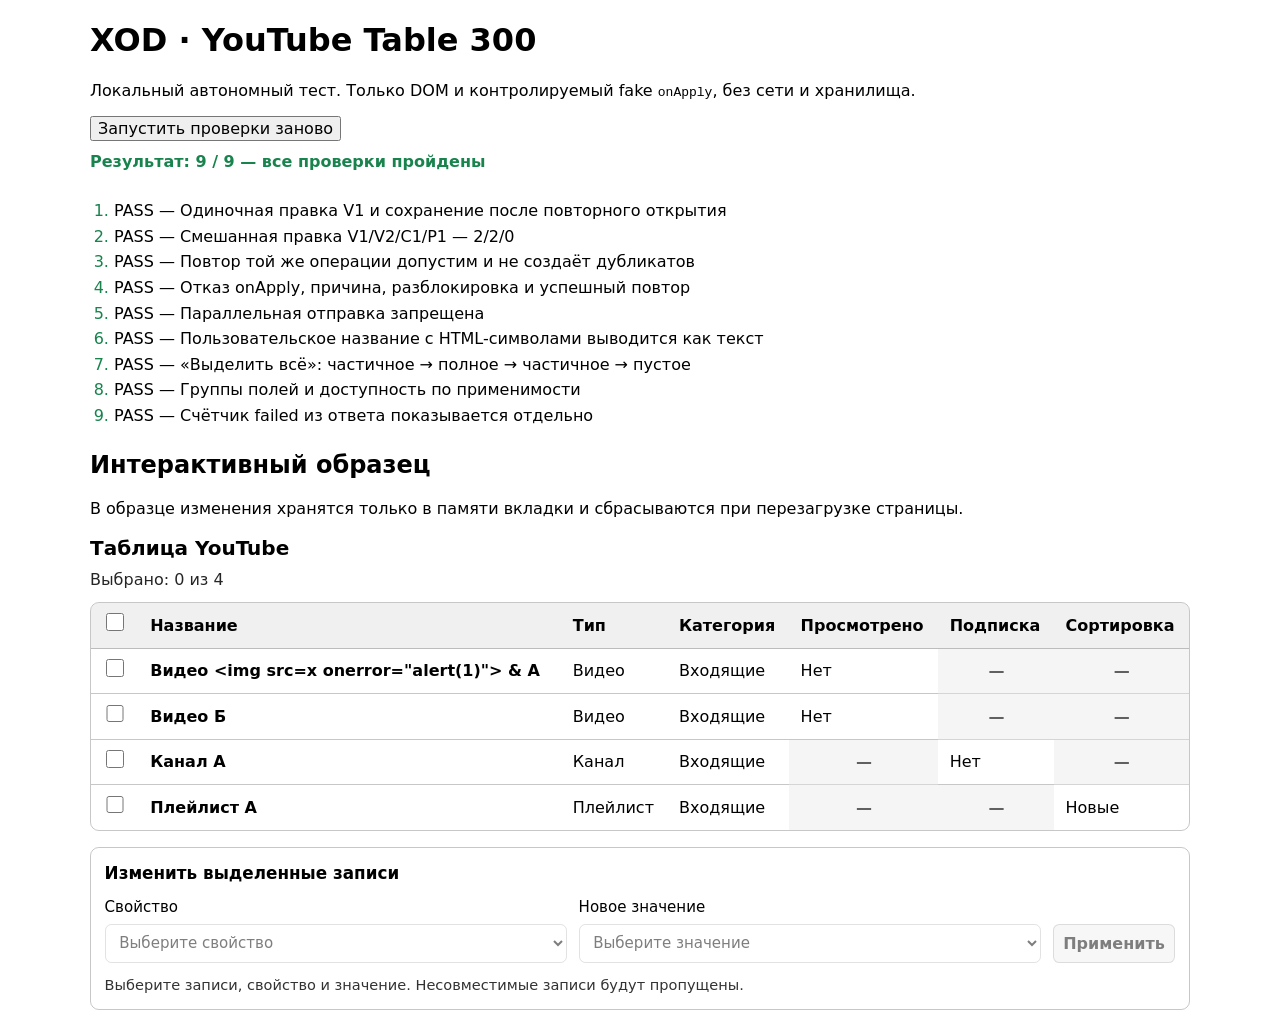
<file: ai-workspace/submissions/chat-01/xod-youtube-table300-test.html>
<!doctype html>
<html lang="ru">
<head>
  <meta charset="utf-8">
  <meta name="viewport" content="width=device-width, initial-scale=1">
  <title>XOD · YouTube Table 300 — автономные проверки</title>
  <link rel="stylesheet" href="./xod-youtube-table300.css">
  <style>
    :root { color-scheme: light dark; font-family: system-ui, sans-serif; }
    body { color: CanvasText; background: Canvas; margin: 1.3rem auto; padding: 0 1rem; max-width: 1100px; }
    header { margin-bottom: 1.3rem; }
    #test-summary { padding: .7rem 0; font-weight: 700; }
    #test-summary[data-test-status="PASS"] { color: #18834d; }
    #test-summary[data-test-status="FAIL"] { color: #e14c4c; }
    #test-results { padding-left: 1.5rem; line-height: 1.6; }
    #test-results li[data-status="PASS"]::marker { color: #18834d; }
    #test-results li[data-status="FAIL"]::marker { color: #e14c4c; }
    .test-area { margin: 1.4rem 0; }
    #fixture { position: fixed; left: -200vw; top: 0; width: 60rem; }
    button { font: inherit; }
  </style>
</head>
<body>
  <header>
    <h1>XOD · YouTube Table 300</h1>
    <p>Локальный автономный тест. Только DOM и контролируемый fake <code>onApply</code>, без сети и хранилища.</p>
    <button id="rerun" type="button">Запустить проверки заново</button>
    <div id="test-summary" data-test-status="RUNNING">Проверки выполняются…</div>
    <ol id="test-results"></ol>
  </header>
  <div id="fixture"></div>
  <section class="test-area">
    <h2>Интерактивный образец</h2>
    <p>В образце изменения хранятся только в памяти вкладки и сбрасываются при перезагрузке страницы.</p>
    <div id="demo"></div>
  </section>
  <script src="./xod-youtube-table300.js"></script>
  <script>
    (function () {
    'use strict';

    const fields = [
      { key: 'category', label: 'Категория', types: ['video','channel','playlist'],
        options: [{ value:'inbox', label:'Входящие' }, { value:'favorite', label:'Избранное' }] },
      { key: 'watched', label: 'Просмотрено', types: ['video'],
        options: [{ value:'no', label:'Нет' }, { value:'yes', label:'Да' }] },
      { key: 'subscribed', label: 'Подписка', types: ['channel'],
        options: [{ value:'no', label:'Нет' }, { value:'yes', label:'Да' }] },
      { key: 'sorting', label: 'Сортировка', types: ['playlist'],
        options: [{ value:'new', label:'Новые' }, { value:'old', label:'Старые' }] }
    ];

    const initialEntries = [
      { id:'V1', type:'video', title:'Видео <img src=x onerror="alert(1)"> & А',
        values:{ category:'inbox', watched:'no' } },
      { id:'V2', type:'video', title:'Видео Б', values:{ category:'inbox', watched:'no' } },
      { id:'C1', type:'channel', title:'Канал А', values:{ category:'inbox', subscribed:'no' } },
      { id:'P1', type:'playlist', title:'Плейлист А', values:{ category:'inbox', sorting:'new' } }
    ];

    function cloneEntries(entries) {
      return entries.map(e => ({ id:e.id, type:e.type, title:e.title, values:{...e.values} }));
    }
    function assert(condition, message) {
      if (!condition) throw new Error(message);
    }
    function fakeStore({ rejectFirst=false } = {}) {
      let entries = cloneEntries(initialEntries);
      const calls = [];
      let rejects = rejectFirst ? 1 : 0;
      const onApply = async operation => {
        calls.push({ ids:operation.ids.slice(), key:operation.key, value:operation.value });
        if (rejects-- > 0) throw new Error('Сервис временно недоступен <ошибка>');
        const field = fields.find(f => f.key === operation.key);
        let applied = 0, skipped = 0;
        entries = entries.map(e => {
          if (!operation.ids.includes(e.id)) return e;
          if (!field.types.includes(e.type)) { skipped++; return e; }
          applied++;
          return { ...e, values:{...e.values, [operation.key]:operation.value} };
        });
        return {entries:cloneEntries(entries), applied, skipped, failed:0};
      };
      return { get entries() { return cloneEntries(entries); }, calls, onApply };
    }
    const root = document.querySelector('#fixture');
    function mount(store) {
      root.replaceChildren();
      return mountYoutubeTable300(root, {entries:store.entries, fields, onApply:store.onApply});
    }
    function checkbox(id) {
      return [...root.querySelectorAll('.yt-table300__row-select')]
        .find(n => n.dataset.entryId === id);
    }
    function chooseRows(ids) {
      for (const id of ids) {
        const node = checkbox(id);
        assert(node, 'Нет строки ' + id);
        node.checked = true;
        node.dispatchEvent(new Event('change', {bubbles:true}));
      }
    }
    function selectField(key) {
      const select = root.querySelector('.yt-table300__field');
      const option = [...select.options].find(n => n.dataset.fieldKey === key);
      assert(option && !option.disabled, 'Поле недоступно: ' + key);
      select.value = option.value;
      select.dispatchEvent(new Event('change', {bubbles:true}));
    }
    function selectValue(value) {
      const select = root.querySelector('.yt-table300__value');
      const option = [...select.options].find(n => n.dataset.rawValue === value);
      assert(option, 'Нет значения: ' + value);
      select.value = option.value;
      select.dispatchEvent(new Event('change', {bubbles:true}));
    }
    function counts() {
      return ['applied','skipped','failed'].map(name =>
        root.querySelector('.yt-table300__' + name).textContent);
    }
    function submit() {
      root.querySelector('form').dispatchEvent(new Event('submit', {bubbles:true, cancelable:true}));
    }
    function tick() { return new Promise(resolve => setTimeout(resolve, 0)); }
    async function apply() { submit(); await tick(); }
    function cell(id, key) {
      const fieldIndex = fields.findIndex(f => f.key === key);
      const rowIndex = initialEntries.findIndex(e => e.id === id);
      return root.querySelectorAll('tbody tr')[rowIndex].children[3 + fieldIndex];
    }

    const tests = [
      ['Одиночная правка V1 и сохранение после повторного открытия', async () => {
        const store = fakeStore();
        let instance = mount(store);
        chooseRows(['V1']);
        selectField('watched'); selectValue('yes');
        root.querySelector('.yt-table300__apply').focus();
        await apply();
        assert(store.calls.length === 1, 'Ожидался один вызов onApply');
        assert(JSON.stringify(store.calls[0].ids) === JSON.stringify(['V1']), 'Неверный ID');
        assert(store.entries[0].values.watched === 'yes' && store.entries[1].values.watched === 'no', 'Изменена неверная запись');
        assert(counts().join('/') === '1/0/0', 'Неверные счётчики');
        assert(checkbox('V1').checked, 'Выделение V1 потеряно');
        assert(document.activeElement === root.querySelector('.yt-table300__apply'), 'Фокус на кнопке не восстановлен');
        instance.destroy();
        instance = mount(store);
        assert(cell('V1','watched').textContent === 'Да', 'После повторного открытия значение не видно');
        assert(cell('V2','watched').textContent === 'Нет', 'V2 ошибочно изменено');
        instance.destroy();
      }],
      ['Смешанная правка V1/V2/C1/P1 — 2/2/0', async () => {
        const store = fakeStore(); const instance = mount(store);
        root.querySelector('.yt-table300__select-all').click();
        selectField('watched'); selectValue('yes'); await apply();
        assert(JSON.stringify(store.calls[0].ids) === JSON.stringify(['V1','V2','C1','P1']), 'Не переданы несовместимые ID');
        assert(counts().join('/') === '2/2/0', 'Ожидалось 2/2/0, получено '+counts().join('/'));
        assert(store.entries[0].values.watched === 'yes' && store.entries[1].values.watched === 'yes', 'Не сохранены видео');
        assert(!('watched' in store.entries[2].values) && !('watched' in store.entries[3].values), 'Неприменимое свойство записано');
        assert(root.querySelector('.yt-table300__select-all').checked, 'Общее выделение потеряно');
        instance.destroy();
      }],
      ['Повтор той же операции допустим и не создаёт дубликатов', async () => {
        const store = fakeStore(); const instance = mount(store);
        chooseRows(['V1']); selectField('category'); selectValue('favorite');
        await apply();
        assert(!root.querySelector('.yt-table300__apply').disabled, 'Повтор заблокирован');
        await apply();
        assert(store.calls.length === 2, 'Повтор не достиг onApply');
        assert(counts().join('/') === '1/0/0', 'При повторе неверные счётчики');
        assert(store.entries.length === 4 && store.entries[0].values.category === 'favorite', 'Неправильный снимок');
        instance.destroy();
      }],
      ['Отказ onApply, причина, разблокировка и успешный повтор', async () => {
        const store = fakeStore({rejectFirst:true}); const instance = mount(store);
        chooseRows(['C1']); selectField('subscribed'); selectValue('yes');
        await apply();
        assert(root.querySelector('.yt-table300__error').textContent.includes('Сервис временно недоступен'), 'Причина ошибки не показана');
        assert(root.querySelector('.yt-table300__failed').textContent === '—', 'Ошибке ошибочно присвоен счётчик записей');
        assert(!root.querySelector('.yt-table300__apply').disabled, 'Форма не разблокирована');
        assert(checkbox('C1').checked, 'Выделение не сохранено после отказа');
        assert(!root.querySelector('.yt-table300__error').querySelector('ошибка'), 'Текст ошибки вставлен как HTML');
        await apply();
        assert(store.calls.length === 2 && counts().join('/') === '1/0/0', 'Повтор после сбоя не сработал');
        assert(store.entries[2].values.subscribed === 'yes', 'Значение не сохранилось');
        instance.destroy();
      }],
      ['Параллельная отправка запрещена', async () => {
        let resolve;
        const pendingResult = new Promise(res => { resolve = res; });
        let calls = 0;
        const instance = mount({entries:cloneEntries(initialEntries), onApply:() => { calls++; return pendingResult; }});
        chooseRows(['P1']); selectField('sorting'); selectValue('old');
        submit(); submit();
        assert(calls === 1, 'onApply вызван повторно до завершения');
        assert(root.querySelector('.yt-table300__apply').disabled, 'Кнопка не заблокирована');
        assert(root.querySelector('.yt-table300__row-select').disabled, 'Выделение не заблокировано');
        const snapshot = cloneEntries(initialEntries);
        snapshot[3].values.sorting = 'old';
        resolve({entries:snapshot, applied:1, skipped:0, failed:0});
        await tick();
        assert(counts().join('/') === '1/0/0', 'Нет результата после завершения');
        instance.destroy();
      }],
      ['Пользовательское название с HTML-символами выводится как текст', async () => {
        const store = fakeStore(); const instance = mount(store);
        const title = root.querySelector('tbody tr th[scope="row"]');
        assert(title.textContent === initialEntries[0].title, 'Заголовок искажён');
        assert(title.querySelector('img, script, iframe') === null, 'Встроена HTML-разметка');
        assert(root.querySelectorAll('tbody tr').length === 4, 'Не все записи выведены');
        instance.destroy();
      }],
      ['«Выделить всё»: частичное → полное → частичное → пустое', async () => {
        const store = fakeStore(); const instance = mount(store);
        const all = root.querySelector('.yt-table300__select-all');
        assert(!all.checked && !all.indeterminate, 'Начальное состояние неверно');
        chooseRows(['V1']);
        assert(all.indeterminate && !all.checked && all.getAttribute('aria-checked') === 'mixed', 'Нет промежуточного состояния');
        all.click();
        assert(all.checked && !all.indeterminate && [...root.querySelectorAll('.yt-table300__row-select')].every(n=>n.checked), 'Не выделено всё');
        checkbox('V2').click();
        assert(all.indeterminate && !all.checked, 'Нет промежуточного состояния после снятия');
        all.click();
        assert(all.checked, 'Первый клик в промежуточном состоянии должен выделить всё');
        all.click();
        assert(!all.checked && !all.indeterminate && [...root.querySelectorAll('.yt-table300__row-select')].every(n=>!n.checked), 'Снятие всех не сработало');
        assert(root.querySelector('.yt-table300__apply').disabled, 'Без выделения возможно применение');
        instance.destroy();
      }],
      ['Группы полей и доступность по применимости', async () => {
        const store = fakeStore(); const instance = mount(store);
        assert(root.querySelector('.yt-table300__field').disabled, 'Поле доступно без выделения');
        chooseRows(['V1']);
        const select = root.querySelector('.yt-table300__field');
        const groups = [...select.querySelectorAll('optgroup')].map(g => g.label);
        assert(groups.join('/') === 'Общие/Видео/Каналы/Плейлисты', 'Неверная группировка');
        const byKey = key => [...select.options].find(o=>o.dataset.fieldKey===key);
        assert(!byKey('category').disabled && !byKey('watched').disabled, 'Совместимое поле недоступно');
        assert(byKey('subscribed').disabled && byKey('sorting').disabled, 'Несовместимое поле доступно');
        assert(cell('C1','watched').classList.contains('yt-table300__cell--na'), 'Нет визуального отличия');
        assert(cell('C1','watched').textContent.includes('Не применяется'), 'Нет доступного описания');
        instance.destroy();
      }],
      ['Счётчик failed из ответа показывается отдельно', async () => {
        const snapshot = cloneEntries(initialEntries);
        const instance = mount({entries:snapshot, onApply:async () => ({entries:snapshot, applied:1, skipped:1, failed:2})});
        chooseRows(['V1','V2','C1','P1']);
        selectField('category'); selectValue('favorite'); await apply();
        assert(counts().join('/') === '1/1/2', 'Не показан failed отдельно');
        assert(root.querySelector('.yt-table300__error').textContent.includes('не удалось'), 'Нет предупреждения о частичной ошибке');
        instance.destroy();
      }]
    ];

    async function runTests() {
      const output = document.querySelector('#test-results');
      const summary = document.querySelector('#test-summary');
      const button = document.querySelector('#rerun');
      output.replaceChildren();
      summary.dataset.testStatus = 'RUNNING';
      summary.textContent = 'Проверки выполняются…';
      button.disabled = true;
      let passed = 0;
      for (const [name, fn] of tests) {
        const item = document.createElement('li');
        try {
          await fn();
          item.dataset.status = 'PASS';
          item.textContent = 'PASS — ' + name;
          passed++;
        } catch (error) {
          item.dataset.status = 'FAIL';
          item.textContent = 'FAIL — ' + name + ': ' + error.message;
        }
        output.appendChild(item);
        root.replaceChildren();
      }
      summary.dataset.testStatus = passed === tests.length ? 'PASS' : 'FAIL';
      summary.textContent = 'Результат: ' + passed + ' / ' + tests.length +
        (passed === tests.length ? ' — все проверки пройдены' : ' — есть ошибки');
      button.disabled = false;
    }

    document.querySelector('#rerun').addEventListener('click', runTests);
    const demoStore = fakeStore();
    mountYoutubeTable300(document.querySelector('#demo'), {
      entries:demoStore.entries,
      fields,
      onApply:demoStore.onApply
    });
    runTests();
    }());
  </script>
</body>
</html>
</file>
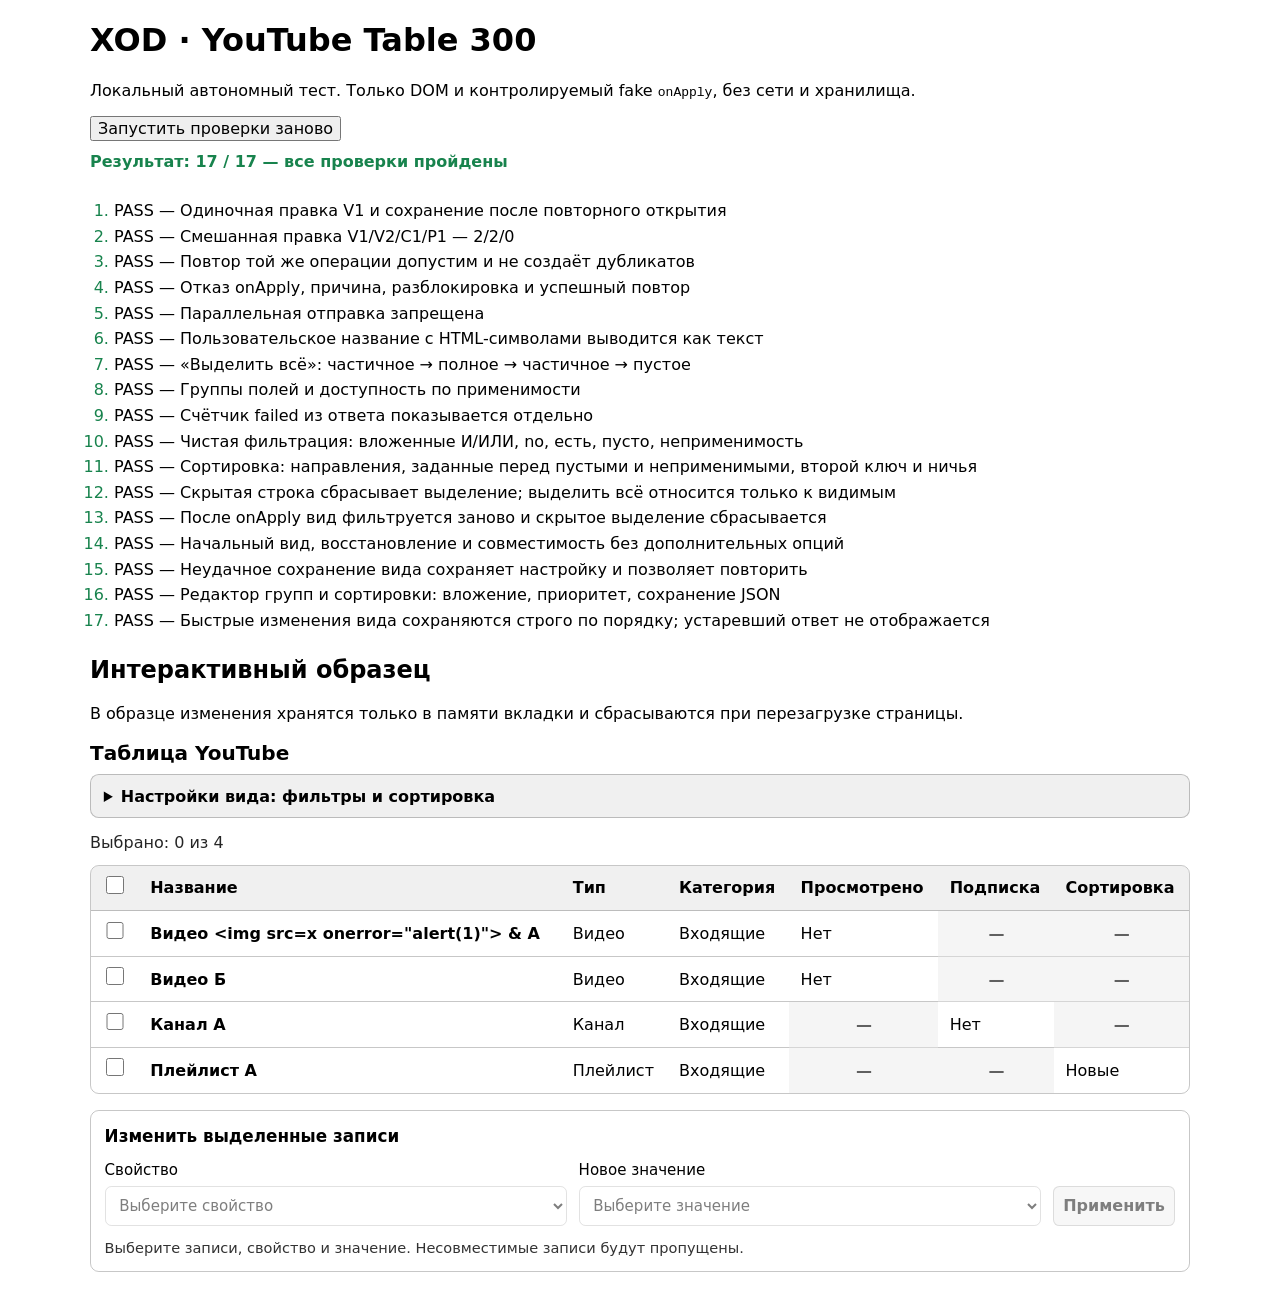
<file: ai-workspace/submissions/chat-02/xod-youtube-table300-test.html>
<!doctype html>
<html lang="ru">
<head>
  <meta charset="utf-8">
  <meta name="viewport" content="width=device-width, initial-scale=1">
  <title>XOD · YouTube Table 300 — автономные проверки</title>
  <link rel="stylesheet" href="./xod-youtube-table300.css">
  <style>
    :root { color-scheme: light dark; font-family: system-ui, sans-serif; }
    body { color: CanvasText; background: Canvas; margin: 1.3rem auto; padding: 0 1rem; max-width: 1100px; }
    header { margin-bottom: 1.3rem; }
    #test-summary { padding: .7rem 0; font-weight: 700; }
    #test-summary[data-test-status="PASS"] { color: #18834d; }
    #test-summary[data-test-status="FAIL"] { color: #e14c4c; }
    #test-results { padding-left: 1.5rem; line-height: 1.6; }
    #test-results li[data-status="PASS"]::marker { color: #18834d; }
    #test-results li[data-status="FAIL"]::marker { color: #e14c4c; }
    .test-area { margin: 1.4rem 0; }
    #fixture { position: fixed; left: -200vw; top: 0; width: 60rem; }
    button { font: inherit; }
  </style>
</head>
<body>
  <header>
    <h1>XOD · YouTube Table 300</h1>
    <p>Локальный автономный тест. Только DOM и контролируемый fake <code>onApply</code>, без сети и хранилища.</p>
    <button id="rerun" type="button">Запустить проверки заново</button>
    <div id="test-summary" data-test-status="RUNNING">Проверки выполняются…</div>
    <ol id="test-results"></ol>
  </header>
  <div id="fixture"></div>
  <section class="test-area">
    <h2>Интерактивный образец</h2>
    <p>В образце изменения хранятся только в памяти вкладки и сбрасываются при перезагрузке страницы.</p>
    <div id="demo"></div>
  </section>
  <script src="./xod-youtube-table300.js"></script>
  <script>
    (function () {
    'use strict';

    const fields = [
      { key: 'category', label: 'Категория', types: ['video','channel','playlist'],
        options: [{ value:'inbox', label:'Входящие' }, { value:'favorite', label:'Избранное' }] },
      { key: 'watched', label: 'Просмотрено', types: ['video'],
        options: [{ value:'no', label:'Нет' }, { value:'yes', label:'Да' }] },
      { key: 'subscribed', label: 'Подписка', types: ['channel'],
        options: [{ value:'no', label:'Нет' }, { value:'yes', label:'Да' }] },
      { key: 'sorting', label: 'Сортировка', types: ['playlist'],
        options: [{ value:'new', label:'Новые' }, { value:'old', label:'Старые' }] }
    ];

    const initialEntries = [
      { id:'V1', type:'video', title:'Видео <img src=x onerror="alert(1)"> & А',
        values:{ category:'inbox', watched:'no' } },
      { id:'V2', type:'video', title:'Видео Б', values:{ category:'inbox', watched:'no' } },
      { id:'C1', type:'channel', title:'Канал А', values:{ category:'inbox', subscribed:'no' } },
      { id:'P1', type:'playlist', title:'Плейлист А', values:{ category:'inbox', sorting:'new' } }
    ];

    function cloneEntries(entries) {
      return entries.map(e => ({ id:e.id, type:e.type, title:e.title, values:{...e.values} }));
    }
    function assert(condition, message) {
      if (!condition) throw new Error(message);
    }
    function fakeStore({ rejectFirst=false } = {}) {
      let entries = cloneEntries(initialEntries);
      const calls = [];
      let rejects = rejectFirst ? 1 : 0;
      const onApply = async operation => {
        calls.push({ ids:operation.ids.slice(), key:operation.key, value:operation.value });
        if (rejects-- > 0) throw new Error('Сервис временно недоступен <ошибка>');
        const field = fields.find(f => f.key === operation.key);
        let applied = 0, skipped = 0;
        entries = entries.map(e => {
          if (!operation.ids.includes(e.id)) return e;
          if (!field.types.includes(e.type)) { skipped++; return e; }
          applied++;
          return { ...e, values:{...e.values, [operation.key]:operation.value} };
        });
        return {entries:cloneEntries(entries), applied, skipped, failed:0};
      };
      return { get entries() { return cloneEntries(entries); }, calls, onApply };
    }
    const root = document.querySelector('#fixture');
    function mount(store) {
      root.replaceChildren();
      return mountYoutubeTable300(root, {entries:store.entries, fields, onApply:store.onApply});
    }
    function checkbox(id) {
      return [...root.querySelectorAll('.yt-table300__row-select')]
        .find(n => n.dataset.entryId === id);
    }
    function chooseRows(ids) {
      for (const id of ids) {
        const node = checkbox(id);
        assert(node, 'Нет строки ' + id);
        node.checked = true;
        node.dispatchEvent(new Event('change', {bubbles:true}));
      }
    }
    function selectField(key) {
      const select = root.querySelector('.yt-table300__field');
      const option = [...select.options].find(n => n.dataset.fieldKey === key);
      assert(option && !option.disabled, 'Поле недоступно: ' + key);
      select.value = option.value;
      select.dispatchEvent(new Event('change', {bubbles:true}));
    }
    function selectValue(value) {
      const select = root.querySelector('.yt-table300__value');
      const option = [...select.options].find(n => n.dataset.rawValue === value);
      assert(option, 'Нет значения: ' + value);
      select.value = option.value;
      select.dispatchEvent(new Event('change', {bubbles:true}));
    }
    function counts() {
      return ['applied','skipped','failed'].map(name =>
        root.querySelector('.yt-table300__' + name).textContent);
    }
    function submit() {
      root.querySelector('form').dispatchEvent(new Event('submit', {bubbles:true, cancelable:true}));
    }
    function tick() { return new Promise(resolve => setTimeout(resolve, 0)); }
    async function apply() { submit(); await tick(); }
    function cell(id, key) {
      const fieldIndex = fields.findIndex(f => f.key === key);
      const rowIndex = initialEntries.findIndex(e => e.id === id);
      return root.querySelectorAll('tbody tr')[rowIndex].children[3 + fieldIndex];
    }

    const tests = [
      ['Одиночная правка V1 и сохранение после повторного открытия', async () => {
        const store = fakeStore();
        let instance = mount(store);
        chooseRows(['V1']);
        selectField('watched'); selectValue('yes');
        root.querySelector('.yt-table300__apply').focus();
        await apply();
        assert(store.calls.length === 1, 'Ожидался один вызов onApply');
        assert(JSON.stringify(store.calls[0].ids) === JSON.stringify(['V1']), 'Неверный ID');
        assert(store.entries[0].values.watched === 'yes' && store.entries[1].values.watched === 'no', 'Изменена неверная запись');
        assert(counts().join('/') === '1/0/0', 'Неверные счётчики');
        assert(checkbox('V1').checked, 'Выделение V1 потеряно');
        assert(document.activeElement === root.querySelector('.yt-table300__apply'), 'Фокус на кнопке не восстановлен');
        instance.destroy();
        instance = mount(store);
        assert(cell('V1','watched').textContent === 'Да', 'После повторного открытия значение не видно');
        assert(cell('V2','watched').textContent === 'Нет', 'V2 ошибочно изменено');
        instance.destroy();
      }],
      ['Смешанная правка V1/V2/C1/P1 — 2/2/0', async () => {
        const store = fakeStore(); const instance = mount(store);
        root.querySelector('.yt-table300__select-all').click();
        selectField('watched'); selectValue('yes'); await apply();
        assert(JSON.stringify(store.calls[0].ids) === JSON.stringify(['V1','V2','C1','P1']), 'Не переданы несовместимые ID');
        assert(counts().join('/') === '2/2/0', 'Ожидалось 2/2/0, получено '+counts().join('/'));
        assert(store.entries[0].values.watched === 'yes' && store.entries[1].values.watched === 'yes', 'Не сохранены видео');
        assert(!('watched' in store.entries[2].values) && !('watched' in store.entries[3].values), 'Неприменимое свойство записано');
        assert(root.querySelector('.yt-table300__select-all').checked, 'Общее выделение потеряно');
        instance.destroy();
      }],
      ['Повтор той же операции допустим и не создаёт дубликатов', async () => {
        const store = fakeStore(); const instance = mount(store);
        chooseRows(['V1']); selectField('category'); selectValue('favorite');
        await apply();
        assert(!root.querySelector('.yt-table300__apply').disabled, 'Повтор заблокирован');
        await apply();
        assert(store.calls.length === 2, 'Повтор не достиг onApply');
        assert(counts().join('/') === '1/0/0', 'При повторе неверные счётчики');
        assert(store.entries.length === 4 && store.entries[0].values.category === 'favorite', 'Неправильный снимок');
        instance.destroy();
      }],
      ['Отказ onApply, причина, разблокировка и успешный повтор', async () => {
        const store = fakeStore({rejectFirst:true}); const instance = mount(store);
        chooseRows(['C1']); selectField('subscribed'); selectValue('yes');
        await apply();
        assert(root.querySelector('.yt-table300__error').textContent.includes('Сервис временно недоступен'), 'Причина ошибки не показана');
        assert(root.querySelector('.yt-table300__failed').textContent === '—', 'Ошибке ошибочно присвоен счётчик записей');
        assert(!root.querySelector('.yt-table300__apply').disabled, 'Форма не разблокирована');
        assert(checkbox('C1').checked, 'Выделение не сохранено после отказа');
        assert(!root.querySelector('.yt-table300__error').querySelector('ошибка'), 'Текст ошибки вставлен как HTML');
        await apply();
        assert(store.calls.length === 2 && counts().join('/') === '1/0/0', 'Повтор после сбоя не сработал');
        assert(store.entries[2].values.subscribed === 'yes', 'Значение не сохранилось');
        instance.destroy();
      }],
      ['Параллельная отправка запрещена', async () => {
        let resolve;
        const pendingResult = new Promise(res => { resolve = res; });
        let calls = 0;
        const instance = mount({entries:cloneEntries(initialEntries), onApply:() => { calls++; return pendingResult; }});
        chooseRows(['P1']); selectField('sorting'); selectValue('old');
        submit(); submit();
        assert(calls === 1, 'onApply вызван повторно до завершения');
        assert(root.querySelector('.yt-table300__apply').disabled, 'Кнопка не заблокирована');
        assert(root.querySelector('.yt-table300__row-select').disabled, 'Выделение не заблокировано');
        const snapshot = cloneEntries(initialEntries);
        snapshot[3].values.sorting = 'old';
        resolve({entries:snapshot, applied:1, skipped:0, failed:0});
        await tick();
        assert(counts().join('/') === '1/0/0', 'Нет результата после завершения');
        instance.destroy();
      }],
      ['Пользовательское название с HTML-символами выводится как текст', async () => {
        const store = fakeStore(); const instance = mount(store);
        const title = root.querySelector('tbody tr th[scope="row"]');
        assert(title.textContent === initialEntries[0].title, 'Заголовок искажён');
        assert(title.querySelector('img, script, iframe') === null, 'Встроена HTML-разметка');
        assert(root.querySelectorAll('tbody tr').length === 4, 'Не все записи выведены');
        instance.destroy();
      }],
      ['«Выделить всё»: частичное → полное → частичное → пустое', async () => {
        const store = fakeStore(); const instance = mount(store);
        const all = root.querySelector('.yt-table300__select-all');
        assert(!all.checked && !all.indeterminate, 'Начальное состояние неверно');
        chooseRows(['V1']);
        assert(all.indeterminate && !all.checked && all.getAttribute('aria-checked') === 'mixed', 'Нет промежуточного состояния');
        all.click();
        assert(all.checked && !all.indeterminate && [...root.querySelectorAll('.yt-table300__row-select')].every(n=>n.checked), 'Не выделено всё');
        checkbox('V2').click();
        assert(all.indeterminate && !all.checked, 'Нет промежуточного состояния после снятия');
        all.click();
        assert(all.checked, 'Первый клик в промежуточном состоянии должен выделить всё');
        all.click();
        assert(!all.checked && !all.indeterminate && [...root.querySelectorAll('.yt-table300__row-select')].every(n=>!n.checked), 'Снятие всех не сработало');
        assert(root.querySelector('.yt-table300__apply').disabled, 'Без выделения возможно применение');
        instance.destroy();
      }],
      ['Группы полей и доступность по применимости', async () => {
        const store = fakeStore(); const instance = mount(store);
        assert(root.querySelector('.yt-table300__field').disabled, 'Поле доступно без выделения');
        chooseRows(['V1']);
        const select = root.querySelector('.yt-table300__field');
        const groups = [...select.querySelectorAll('optgroup')].map(g => g.label);
        assert(groups.join('/') === 'Общие/Видео/Каналы/Плейлисты', 'Неверная группировка');
        const byKey = key => [...select.options].find(o=>o.dataset.fieldKey===key);
        assert(!byKey('category').disabled && !byKey('watched').disabled, 'Совместимое поле недоступно');
        assert(byKey('subscribed').disabled && byKey('sorting').disabled, 'Несовместимое поле доступно');
        assert(cell('C1','watched').classList.contains('yt-table300__cell--na'), 'Нет визуального отличия');
        assert(cell('C1','watched').textContent.includes('Не применяется'), 'Нет доступного описания');
        instance.destroy();
      }],
      ['Счётчик failed из ответа показывается отдельно', async () => {
        const snapshot = cloneEntries(initialEntries);
        const instance = mount({entries:snapshot, onApply:async () => ({entries:snapshot, applied:1, skipped:1, failed:2})});
        chooseRows(['V1','V2','C1','P1']);
        selectField('category'); selectValue('favorite'); await apply();
        assert(counts().join('/') === '1/1/2', 'Не показан failed отдельно');
        assert(root.querySelector('.yt-table300__error').textContent.includes('не удалось'), 'Нет предупреждения о частичной ошибке');

        instance.destroy();
      }],
      ['Чистая фильтрация: вложенные И/ИЛИ, no, есть, пусто, неприменимость', async () => {
        const calculate = mountYoutubeTable300.computeView;
        const sample = cloneEntries(initialEntries);
        sample[1].values.watched = '';
        const original = JSON.stringify(sample);
        const view = {filter:{op:'or',children:[
          {op:'and',children:[{key:'watched',op:'eq',value:'no'},{key:'category',op:'eq',value:'inbox'}]},
          {key:'watched',op:'unset'}
        ]},sort:[]};
        assert(calculate(sample,fields,view).map(e=>e.id).join('/') === 'V1/V2', 'Вложенные И/ИЛИ или не задано неверны');
        assert(calculate(sample,fields,{filter:{key:'watched',op:'set'},sort:[]}).map(e=>e.id).join('/')==='V1', 'no должно считаться заданным');
        assert(calculate(sample,fields,{filter:{key:'watched',op:'unset'},sort:[]}).map(e=>e.id).join('/')==='V2', 'Не задано включает только применимое пустое поле');
        assert(calculate(sample,fields,{filter:{key:'watched',op:'eq',value:'no'},sort:[]}).map(e=>e.id).join('/')==='V1', 'eq no не должно включать другие типы');
        assert(JSON.stringify(sample)===original, 'Движок изменил данные источника');
      }],
      ['Сортировка: направления, заданные перед пустыми и неприменимыми, второй ключ и ничья', async () => {
        const calculate = mountYoutubeTable300.computeView;
        const sample = cloneEntries(initialEntries);
        sample[0].values.category='favorite';
        sample[1].values.category='inbox';
        const more = [
          {id:'V3',type:'video',title:'Три',values:{category:'inbox',watched:'yes'}},
          {id:'V4',type:'video',title:'Четыре',values:{category:'inbox'}}
        ];
        const before = JSON.stringify(sample.concat(more));
        let got = calculate(sample.concat(more),fields,{filter:null,sort:[{key:'watched',dir:'desc'}]});
        assert(got.map(e=>e.id).join('/')==='V3/V1/V2/V4/C1/P1','Группы определённости или обратный порядок неверны');
        got = calculate(sample.concat(more),fields,{filter:null,sort:[{key:'watched',dir:'asc'},{key:'category',dir:'asc'}]});
        assert(got.map(e=>e.id).join('/')==='V2/V1/V3/V4/C1/P1','Второй ключ сортировки неверен');
        sample[0].values.category='inbox';
        got = calculate(sample,fields,{filter:null,sort:[{key:'watched',dir:'asc'},{key:'category',dir:'asc'}]});
        assert(got[0].id==='V1' && got[1].id==='V2','Ничья нарушила исходный порядок');
        assert(before.includes('V4'), 'Контрольная фикстура повреждена');
      }],
      ['Скрытая строка сбрасывает выделение; выделить всё относится только к видимым', async () => {
        const store=fakeStore();
        const instance=mountYoutubeTable300(root,{entries:store.entries,fields,onApply:store.onApply,
          view:{filter:{op:'and',children:[{key:'watched',op:'eq',value:'no'}]},sort:[]}});
        assert(root.querySelectorAll('tbody tr').length===2,'Должны быть видимы только два видео');
        chooseRows(['V1','V2']);
        const value=root.querySelector('.yt-table300__rule-value');
        value.value='yes'; value.dispatchEvent(new Event('change',{bubbles:true}));
        assert(root.querySelectorAll('tbody tr').length===0,'Не обновилась видимость');
        assert(root.querySelector('.yt-table300__selection').textContent==='Выбрано: 0 из 0','Скрытое выделение не снято');
        assert(root.querySelector('.yt-table300__apply').disabled,'Скрытые записи нельзя править');
        assert(root.querySelector('.yt-table300__select-all').disabled,'Общее выделение не заблокировано');
        instance.destroy();
      }],
      ['После onApply вид фильтруется заново и скрытое выделение сбрасывается', async () => {
        const store=fakeStore();
        const instance=mountYoutubeTable300(root,{entries:store.entries,fields,onApply:store.onApply,
          view:{filter:{key:'watched',op:'eq',value:'no'},sort:[{key:'category',dir:'asc'}]}});
        chooseRows(['V1']); selectField('watched'); selectValue('yes'); await apply();
        assert(store.entries[0].values.watched==='yes','Изменение не применено');
        assert(root.querySelectorAll('tbody tr').length===1,'Фильтр не пересчитан');
        assert(checkbox('V1')===undefined,'Изменённая запись осталась видимой');
        assert(!checkbox('V2').checked && root.querySelector('.yt-table300__apply').disabled,'Невидимое выделение сохранилось');
        instance.destroy();
      }],
      ['Начальный вид, восстановление и совместимость без дополнительных опций', async () => {
        const store=fakeStore();
        const initialView={filter:{key:'category',op:'eq',value:'inbox'},sort:[{key:'watched',dir:'desc'}]};
        const snapshot=JSON.stringify(initialView);
        let instance=mountYoutubeTable300(root,{entries:store.entries,fields,onApply:store.onApply,view:initialView});
        assert(root.querySelectorAll('tbody tr').length===4 && root.querySelectorAll('.yt-table300__sort-row').length===1,
          'Начальный вид не загружен');
        assert(JSON.stringify(initialView)===snapshot,'Начальный вид был изменён');
        instance.destroy();
        instance=mount(store);
        assert(root.querySelectorAll('tbody tr').length===4,'Совместимость CHAT01 нарушена');
        assert(root.querySelectorAll('.yt-table300__sort-row').length===0,'Создана лишняя сортировка по умолчанию');
        instance.destroy();
      }],
      ['Неудачное сохранение вида сохраняет настройку и позволяет повторить', async () => {
        let count=0;
        const saved=[];
        const store=fakeStore();
        const instance=mountYoutubeTable300(root,{entries:store.entries,fields,onApply:store.onApply,
          onSaveView:async view=>{count++;saved.push(JSON.parse(JSON.stringify(view)));if(count===1)throw Error('Нет доступа <ошибка>');}});
        root.querySelector('.yt-table300__create-filter').click();
        await tick(); await tick();
        assert(root.querySelector('.yt-table300__view-status').textContent.includes('Нет доступа'),'Причина сохранения не показана');
        assert(!root.querySelector('.yt-table300__view-status').querySelector('ошибка'),'Ошибка введена как HTML');
        assert(root.querySelector('.yt-table300__view-retry').hidden===false,'Нет кнопки повторения');
        assert(root.querySelector('.yt-table300__group'), 'Локальный вид пропал после отказа');
        root.querySelector('.yt-table300__view-retry').click();
        await tick(); await tick();
        assert(count===2 && saved[1].filter.op==='and','Повтор не доставил актуальный снимок');
        assert(root.querySelector('.yt-table300__view-retry').hidden,'Ошибка не скрыта после успеха');
        instance.destroy();
      }],
      ['Редактор групп и сортировки: вложение, приоритет, сохранение JSON', async () => {
        const store=fakeStore();
        const saved=[];
        const instance=mountYoutubeTable300(root,{entries:store.entries,fields,onApply:store.onApply,
          onSaveView:async view=>saved.push(JSON.parse(JSON.stringify(view)))});
        root.querySelector('.yt-table300__create-filter').click();
        root.querySelector('.yt-table300__add-rule').click();
        let op=root.querySelector('.yt-table300__group-op');
        op.value='or';op.dispatchEvent(new Event('change',{bubbles:true}));
        root.querySelector('.yt-table300__add-group').click();
        root.querySelector('.yt-table300__sort-add').click();
        root.querySelector('.yt-table300__sort-add').click();
        const row=root.querySelectorAll('.yt-table300__sort-row')[1];
        row.querySelectorAll('button')[0].click();
        await tick();await tick();await tick();await tick();await tick();await tick();
        assert(root.querySelectorAll('.yt-table300__group').length===2,'Вложенная группа отсутствует');
        assert(root.querySelectorAll('.yt-table300__sort-row').length===2,'Два ключа сортировки не созданы');
        assert(saved.length>0,'Вид не передан наружу');
        assert(saved[saved.length-1].filter.op==='or' && saved[saved.length-1].sort[0].key==='watched',
          'Неправильный порядок полей или группа');
        instance.destroy();
      }],
      ['Быстрые изменения вида сохраняются строго по порядку; устаревший ответ не отображается', async () => {
        const store=fakeStore();
        const snapshots=[];
        let release;
        const gate=new Promise(resolve=>{release=resolve;});
        const instance=mountYoutubeTable300(root,{entries:store.entries,fields,onApply:store.onApply,
          onSaveView:async view=>{snapshots.push(JSON.stringify(view)); if(snapshots.length===1) await gate;}});
        root.querySelector('.yt-table300__sort-add').click();
        await tick();
        const dir=root.querySelector('.yt-table300__sort-dir');
        dir.value='desc';dir.dispatchEvent(new Event('change',{bubbles:true}));
        release();
        await tick();await tick();await tick();
        assert(snapshots.length===2,'Ожидалось два последовательных снимка');
        assert(JSON.parse(snapshots[0]).sort[0].dir==='asc' && JSON.parse(snapshots[1]).sort[0].dir==='desc',
          'Нарушен порядок сохранения');
        assert(root.querySelector('.yt-table300__view-status').textContent.includes('сохранены'),
          'Последняя настройка не подтвердилась');
        instance.destroy();
      }]
    ];

    async function runTests() {
      const output = document.querySelector('#test-results');
      const summary = document.querySelector('#test-summary');
      const button = document.querySelector('#rerun');
      output.replaceChildren();
      summary.dataset.testStatus = 'RUNNING';
      summary.textContent = 'Проверки выполняются…';
      button.disabled = true;
      let passed = 0;
      for (const [name, fn] of tests) {
        const item = document.createElement('li');
        try {
          await fn();
          item.dataset.status = 'PASS';
          item.textContent = 'PASS — ' + name;
          passed++;
        } catch (error) {
          item.dataset.status = 'FAIL';
          item.textContent = 'FAIL — ' + name + ': ' + error.message;
        }
        output.appendChild(item);
        root.replaceChildren();
      }
      summary.dataset.testStatus = passed === tests.length ? 'PASS' : 'FAIL';
      summary.textContent = 'Результат: ' + passed + ' / ' + tests.length +
        (passed === tests.length ? ' — все проверки пройдены' : ' — есть ошибки');
      button.disabled = false;
    }

    document.querySelector('#rerun').addEventListener('click', runTests);
    const demoStore = fakeStore();
    mountYoutubeTable300(document.querySelector('#demo'), {
      entries:demoStore.entries,
      fields,
      onApply:demoStore.onApply
    });
    runTests();
    }());
  </script>
</body>
</html>
</file>
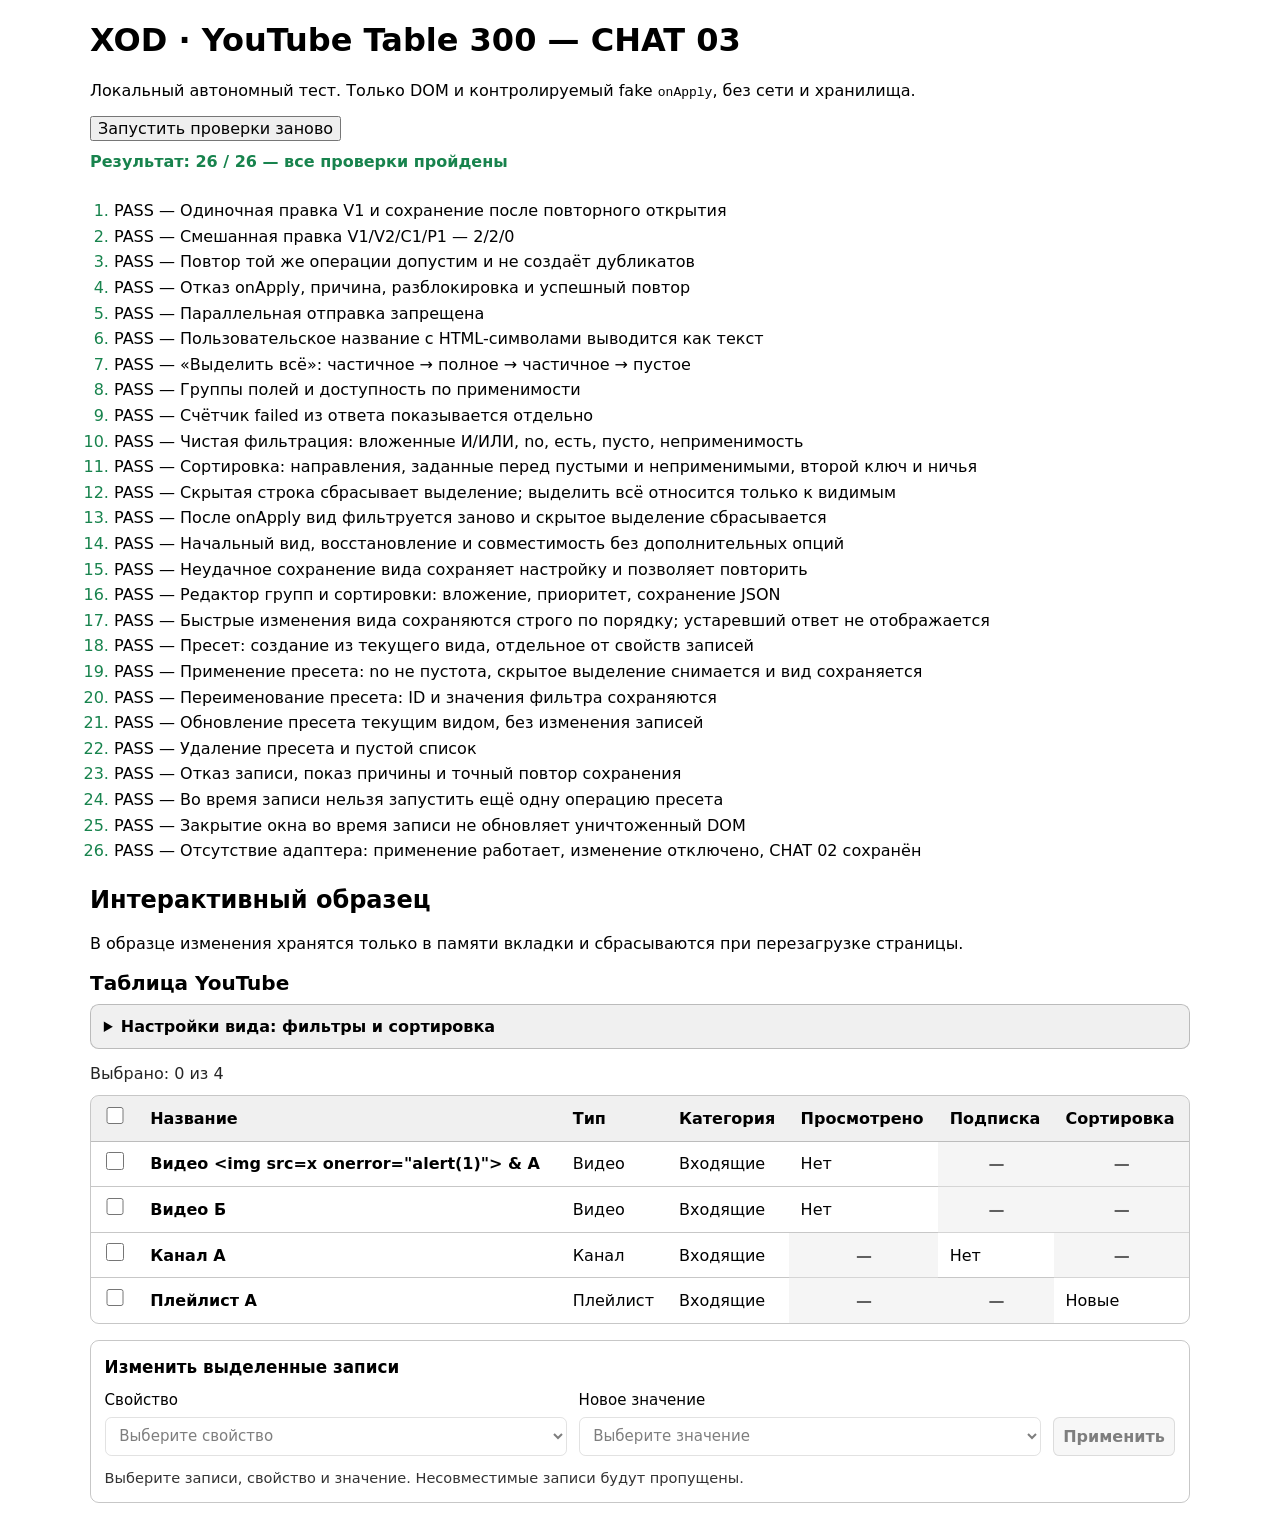
<file: ai-workspace/submissions/chat-03/xod-youtube-table300-test.html>
<!doctype html>
<html lang="ru">
<head>
  <meta charset="utf-8">
  <meta name="viewport" content="width=device-width, initial-scale=1">
  <title>XOD · YouTube Table 300 — автономные проверки</title>
  <link rel="stylesheet" href="./xod-youtube-table300.css">
  <style>
    :root { color-scheme: light dark; font-family: system-ui, sans-serif; }
    body { color: CanvasText; background: Canvas; margin: 1.3rem auto; padding: 0 1rem; max-width: 1100px; }
    header { margin-bottom: 1.3rem; }
    #test-summary { padding: .7rem 0; font-weight: 700; }
    #test-summary[data-test-status="PASS"] { color: #18834d; }
    #test-summary[data-test-status="FAIL"] { color: #e14c4c; }
    #test-results { padding-left: 1.5rem; line-height: 1.6; }
    #test-results li[data-status="PASS"]::marker { color: #18834d; }
    #test-results li[data-status="FAIL"]::marker { color: #e14c4c; }
    .test-area { margin: 1.4rem 0; }
    #fixture { position: fixed; left: -200vw; top: 0; width: 60rem; }
    button { font: inherit; }
  </style>
</head>
<body>
  <header>
    <h1>XOD · YouTube Table 300 — CHAT 03</h1>
    <p>Локальный автономный тест. Только DOM и контролируемый fake <code>onApply</code>, без сети и хранилища.</p>
    <button id="rerun" type="button">Запустить проверки заново</button>
    <div id="test-summary" data-test-status="RUNNING">Проверки выполняются…</div>
    <ol id="test-results"></ol>
  </header>
  <div id="fixture"></div>
  <section class="test-area">
    <h2>Интерактивный образец</h2>
    <p>В образце изменения хранятся только в памяти вкладки и сбрасываются при перезагрузке страницы.</p>
    <div id="demo"></div>
  </section>
  <script src="./xod-youtube-table300.js"></script>
  <script>
    (function () {
    'use strict';

    const fields = [
      { key: 'category', label: 'Категория', types: ['video','channel','playlist'],
        options: [{ value:'inbox', label:'Входящие' }, { value:'favorite', label:'Избранное' }] },
      { key: 'watched', label: 'Просмотрено', types: ['video'],
        options: [{ value:'no', label:'Нет' }, { value:'yes', label:'Да' }] },
      { key: 'subscribed', label: 'Подписка', types: ['channel'],
        options: [{ value:'no', label:'Нет' }, { value:'yes', label:'Да' }] },
      { key: 'sorting', label: 'Сортировка', types: ['playlist'],
        options: [{ value:'new', label:'Новые' }, { value:'old', label:'Старые' }] }
    ];

    const initialEntries = [
      { id:'V1', type:'video', title:'Видео <img src=x onerror="alert(1)"> & А',
        values:{ category:'inbox', watched:'no' } },
      { id:'V2', type:'video', title:'Видео Б', values:{ category:'inbox', watched:'no' } },
      { id:'C1', type:'channel', title:'Канал А', values:{ category:'inbox', subscribed:'no' } },
      { id:'P1', type:'playlist', title:'Плейлист А', values:{ category:'inbox', sorting:'new' } }
    ];

    function cloneEntries(entries) {
      return entries.map(e => ({ id:e.id, type:e.type, title:e.title, values:{...e.values} }));
    }
    function assert(condition, message) {
      if (!condition) throw new Error(message);
    }
    function fakeStore({ rejectFirst=false } = {}) {
      let entries = cloneEntries(initialEntries);
      const calls = [];
      let rejects = rejectFirst ? 1 : 0;
      const onApply = async operation => {
        calls.push({ ids:operation.ids.slice(), key:operation.key, value:operation.value });
        if (rejects-- > 0) throw new Error('Сервис временно недоступен <ошибка>');
        const field = fields.find(f => f.key === operation.key);
        let applied = 0, skipped = 0;
        entries = entries.map(e => {
          if (!operation.ids.includes(e.id)) return e;
          if (!field.types.includes(e.type)) { skipped++; return e; }
          applied++;
          return { ...e, values:{...e.values, [operation.key]:operation.value} };
        });
        return {entries:cloneEntries(entries), applied, skipped, failed:0};
      };
      return { get entries() { return cloneEntries(entries); }, calls, onApply };
    }
    const root = document.querySelector('#fixture');
    function mount(store) {
      root.replaceChildren();
      return mountYoutubeTable300(root, {entries:store.entries, fields, onApply:store.onApply});
    }
    function checkbox(id) {
      return [...root.querySelectorAll('.yt-table300__row-select')]
        .find(n => n.dataset.entryId === id);
    }
    function chooseRows(ids) {
      for (const id of ids) {
        const node = checkbox(id);
        assert(node, 'Нет строки ' + id);
        node.checked = true;
        node.dispatchEvent(new Event('change', {bubbles:true}));
      }
    }
    function selectField(key) {
      const select = root.querySelector('.yt-table300__field');
      const option = [...select.options].find(n => n.dataset.fieldKey === key);
      assert(option && !option.disabled, 'Поле недоступно: ' + key);
      select.value = option.value;
      select.dispatchEvent(new Event('change', {bubbles:true}));
    }
    function selectValue(value) {
      const select = root.querySelector('.yt-table300__value');
      const option = [...select.options].find(n => n.dataset.rawValue === value);
      assert(option, 'Нет значения: ' + value);
      select.value = option.value;
      select.dispatchEvent(new Event('change', {bubbles:true}));
    }
    function counts() {
      return ['applied','skipped','failed'].map(name =>
        root.querySelector('.yt-table300__' + name).textContent);
    }
    function submit() {
      root.querySelector('form').dispatchEvent(new Event('submit', {bubbles:true, cancelable:true}));
    }
    function tick() { return new Promise(resolve => setTimeout(resolve, 0)); }
    async function apply() { submit(); await tick(); }
    function cell(id, key) {
      const fieldIndex = fields.findIndex(f => f.key === key);
      const rowIndex = initialEntries.findIndex(e => e.id === id);
      return root.querySelectorAll('tbody tr')[rowIndex].children[3 + fieldIndex];
    }

    const tests = [
      ['Одиночная правка V1 и сохранение после повторного открытия', async () => {
        const store = fakeStore();
        let instance = mount(store);
        chooseRows(['V1']);
        selectField('watched'); selectValue('yes');
        root.querySelector('.yt-table300__apply').focus();
        await apply();
        assert(store.calls.length === 1, 'Ожидался один вызов onApply');
        assert(JSON.stringify(store.calls[0].ids) === JSON.stringify(['V1']), 'Неверный ID');
        assert(store.entries[0].values.watched === 'yes' && store.entries[1].values.watched === 'no', 'Изменена неверная запись');
        assert(counts().join('/') === '1/0/0', 'Неверные счётчики');
        assert(checkbox('V1').checked, 'Выделение V1 потеряно');
        assert(document.activeElement === root.querySelector('.yt-table300__apply'), 'Фокус на кнопке не восстановлен');
        instance.destroy();
        instance = mount(store);
        assert(cell('V1','watched').textContent === 'Да', 'После повторного открытия значение не видно');
        assert(cell('V2','watched').textContent === 'Нет', 'V2 ошибочно изменено');
        instance.destroy();
      }],
      ['Смешанная правка V1/V2/C1/P1 — 2/2/0', async () => {
        const store = fakeStore(); const instance = mount(store);
        root.querySelector('.yt-table300__select-all').click();
        selectField('watched'); selectValue('yes'); await apply();
        assert(JSON.stringify(store.calls[0].ids) === JSON.stringify(['V1','V2','C1','P1']), 'Не переданы несовместимые ID');
        assert(counts().join('/') === '2/2/0', 'Ожидалось 2/2/0, получено '+counts().join('/'));
        assert(store.entries[0].values.watched === 'yes' && store.entries[1].values.watched === 'yes', 'Не сохранены видео');
        assert(!('watched' in store.entries[2].values) && !('watched' in store.entries[3].values), 'Неприменимое свойство записано');
        assert(root.querySelector('.yt-table300__select-all').checked, 'Общее выделение потеряно');
        instance.destroy();
      }],
      ['Повтор той же операции допустим и не создаёт дубликатов', async () => {
        const store = fakeStore(); const instance = mount(store);
        chooseRows(['V1']); selectField('category'); selectValue('favorite');
        await apply();
        assert(!root.querySelector('.yt-table300__apply').disabled, 'Повтор заблокирован');
        await apply();
        assert(store.calls.length === 2, 'Повтор не достиг onApply');
        assert(counts().join('/') === '1/0/0', 'При повторе неверные счётчики');
        assert(store.entries.length === 4 && store.entries[0].values.category === 'favorite', 'Неправильный снимок');
        instance.destroy();
      }],
      ['Отказ onApply, причина, разблокировка и успешный повтор', async () => {
        const store = fakeStore({rejectFirst:true}); const instance = mount(store);
        chooseRows(['C1']); selectField('subscribed'); selectValue('yes');
        await apply();
        assert(root.querySelector('.yt-table300__error').textContent.includes('Сервис временно недоступен'), 'Причина ошибки не показана');
        assert(root.querySelector('.yt-table300__failed').textContent === '—', 'Ошибке ошибочно присвоен счётчик записей');
        assert(!root.querySelector('.yt-table300__apply').disabled, 'Форма не разблокирована');
        assert(checkbox('C1').checked, 'Выделение не сохранено после отказа');
        assert(!root.querySelector('.yt-table300__error').querySelector('ошибка'), 'Текст ошибки вставлен как HTML');
        await apply();
        assert(store.calls.length === 2 && counts().join('/') === '1/0/0', 'Повтор после сбоя не сработал');
        assert(store.entries[2].values.subscribed === 'yes', 'Значение не сохранилось');
        instance.destroy();
      }],
      ['Параллельная отправка запрещена', async () => {
        let resolve;
        const pendingResult = new Promise(res => { resolve = res; });
        let calls = 0;
        const instance = mount({entries:cloneEntries(initialEntries), onApply:() => { calls++; return pendingResult; }});
        chooseRows(['P1']); selectField('sorting'); selectValue('old');
        submit(); submit();
        assert(calls === 1, 'onApply вызван повторно до завершения');
        assert(root.querySelector('.yt-table300__apply').disabled, 'Кнопка не заблокирована');
        assert(root.querySelector('.yt-table300__row-select').disabled, 'Выделение не заблокировано');
        const snapshot = cloneEntries(initialEntries);
        snapshot[3].values.sorting = 'old';
        resolve({entries:snapshot, applied:1, skipped:0, failed:0});
        await tick();
        assert(counts().join('/') === '1/0/0', 'Нет результата после завершения');
        instance.destroy();
      }],
      ['Пользовательское название с HTML-символами выводится как текст', async () => {
        const store = fakeStore(); const instance = mount(store);
        const title = root.querySelector('tbody tr th[scope="row"]');
        assert(title.textContent === initialEntries[0].title, 'Заголовок искажён');
        assert(title.querySelector('img, script, iframe') === null, 'Встроена HTML-разметка');
        assert(root.querySelectorAll('tbody tr').length === 4, 'Не все записи выведены');
        instance.destroy();
      }],
      ['«Выделить всё»: частичное → полное → частичное → пустое', async () => {
        const store = fakeStore(); const instance = mount(store);
        const all = root.querySelector('.yt-table300__select-all');
        assert(!all.checked && !all.indeterminate, 'Начальное состояние неверно');
        chooseRows(['V1']);
        assert(all.indeterminate && !all.checked && all.getAttribute('aria-checked') === 'mixed', 'Нет промежуточного состояния');
        all.click();
        assert(all.checked && !all.indeterminate && [...root.querySelectorAll('.yt-table300__row-select')].every(n=>n.checked), 'Не выделено всё');
        checkbox('V2').click();
        assert(all.indeterminate && !all.checked, 'Нет промежуточного состояния после снятия');
        all.click();
        assert(all.checked, 'Первый клик в промежуточном состоянии должен выделить всё');
        all.click();
        assert(!all.checked && !all.indeterminate && [...root.querySelectorAll('.yt-table300__row-select')].every(n=>!n.checked), 'Снятие всех не сработало');
        assert(root.querySelector('.yt-table300__apply').disabled, 'Без выделения возможно применение');
        instance.destroy();
      }],
      ['Группы полей и доступность по применимости', async () => {
        const store = fakeStore(); const instance = mount(store);
        assert(root.querySelector('.yt-table300__field').disabled, 'Поле доступно без выделения');
        chooseRows(['V1']);
        const select = root.querySelector('.yt-table300__field');
        const groups = [...select.querySelectorAll('optgroup')].map(g => g.label);
        assert(groups.join('/') === 'Общие/Видео/Каналы/Плейлисты', 'Неверная группировка');
        const byKey = key => [...select.options].find(o=>o.dataset.fieldKey===key);
        assert(!byKey('category').disabled && !byKey('watched').disabled, 'Совместимое поле недоступно');
        assert(byKey('subscribed').disabled && byKey('sorting').disabled, 'Несовместимое поле доступно');
        assert(cell('C1','watched').classList.contains('yt-table300__cell--na'), 'Нет визуального отличия');
        assert(cell('C1','watched').textContent.includes('Не применяется'), 'Нет доступного описания');
        instance.destroy();
      }],
      ['Счётчик failed из ответа показывается отдельно', async () => {
        const snapshot = cloneEntries(initialEntries);
        const instance = mount({entries:snapshot, onApply:async () => ({entries:snapshot, applied:1, skipped:1, failed:2})});
        chooseRows(['V1','V2','C1','P1']);
        selectField('category'); selectValue('favorite'); await apply();
        assert(counts().join('/') === '1/1/2', 'Не показан failed отдельно');
        assert(root.querySelector('.yt-table300__error').textContent.includes('не удалось'), 'Нет предупреждения о частичной ошибке');

        instance.destroy();
      }],
      ['Чистая фильтрация: вложенные И/ИЛИ, no, есть, пусто, неприменимость', async () => {
        const calculate = mountYoutubeTable300.computeView;
        const sample = cloneEntries(initialEntries);
        sample[1].values.watched = '';
        const original = JSON.stringify(sample);
        const view = {filter:{op:'or',children:[
          {op:'and',children:[{key:'watched',op:'eq',value:'no'},{key:'category',op:'eq',value:'inbox'}]},
          {key:'watched',op:'unset'}
        ]},sort:[]};
        assert(calculate(sample,fields,view).map(e=>e.id).join('/') === 'V1/V2', 'Вложенные И/ИЛИ или не задано неверны');
        assert(calculate(sample,fields,{filter:{key:'watched',op:'set'},sort:[]}).map(e=>e.id).join('/')==='V1', 'no должно считаться заданным');
        assert(calculate(sample,fields,{filter:{key:'watched',op:'unset'},sort:[]}).map(e=>e.id).join('/')==='V2', 'Не задано включает только применимое пустое поле');
        assert(calculate(sample,fields,{filter:{key:'watched',op:'eq',value:'no'},sort:[]}).map(e=>e.id).join('/')==='V1', 'eq no не должно включать другие типы');
        assert(JSON.stringify(sample)===original, 'Движок изменил данные источника');
      }],
      ['Сортировка: направления, заданные перед пустыми и неприменимыми, второй ключ и ничья', async () => {
        const calculate = mountYoutubeTable300.computeView;
        const sample = cloneEntries(initialEntries);
        sample[0].values.category='favorite';
        sample[1].values.category='inbox';
        const more = [
          {id:'V3',type:'video',title:'Три',values:{category:'inbox',watched:'yes'}},
          {id:'V4',type:'video',title:'Четыре',values:{category:'inbox'}}
        ];
        const before = JSON.stringify(sample.concat(more));
        let got = calculate(sample.concat(more),fields,{filter:null,sort:[{key:'watched',dir:'desc'}]});
        assert(got.map(e=>e.id).join('/')==='V3/V1/V2/V4/C1/P1','Группы определённости или обратный порядок неверны');
        got = calculate(sample.concat(more),fields,{filter:null,sort:[{key:'watched',dir:'asc'},{key:'category',dir:'asc'}]});
        assert(got.map(e=>e.id).join('/')==='V2/V1/V3/V4/C1/P1','Второй ключ сортировки неверен');
        sample[0].values.category='inbox';
        got = calculate(sample,fields,{filter:null,sort:[{key:'watched',dir:'asc'},{key:'category',dir:'asc'}]});
        assert(got[0].id==='V1' && got[1].id==='V2','Ничья нарушила исходный порядок');
        assert(before.includes('V4'), 'Контрольная фикстура повреждена');
      }],
      ['Скрытая строка сбрасывает выделение; выделить всё относится только к видимым', async () => {
        const store=fakeStore();
        const instance=mountYoutubeTable300(root,{entries:store.entries,fields,onApply:store.onApply,
          view:{filter:{op:'and',children:[{key:'watched',op:'eq',value:'no'}]},sort:[]}});
        assert(root.querySelectorAll('tbody tr').length===2,'Должны быть видимы только два видео');
        chooseRows(['V1','V2']);
        const value=root.querySelector('.yt-table300__rule-value');
        value.value='yes'; value.dispatchEvent(new Event('change',{bubbles:true}));
        assert(root.querySelectorAll('tbody tr').length===0,'Не обновилась видимость');
        assert(root.querySelector('.yt-table300__selection').textContent==='Выбрано: 0 из 0','Скрытое выделение не снято');
        assert(root.querySelector('.yt-table300__apply').disabled,'Скрытые записи нельзя править');
        assert(root.querySelector('.yt-table300__select-all').disabled,'Общее выделение не заблокировано');
        instance.destroy();
      }],
      ['После onApply вид фильтруется заново и скрытое выделение сбрасывается', async () => {
        const store=fakeStore();
        const instance=mountYoutubeTable300(root,{entries:store.entries,fields,onApply:store.onApply,
          view:{filter:{key:'watched',op:'eq',value:'no'},sort:[{key:'category',dir:'asc'}]}});
        chooseRows(['V1']); selectField('watched'); selectValue('yes'); await apply();
        assert(store.entries[0].values.watched==='yes','Изменение не применено');
        assert(root.querySelectorAll('tbody tr').length===1,'Фильтр не пересчитан');
        assert(checkbox('V1')===undefined,'Изменённая запись осталась видимой');
        assert(!checkbox('V2').checked && root.querySelector('.yt-table300__apply').disabled,'Невидимое выделение сохранилось');
        instance.destroy();
      }],
      ['Начальный вид, восстановление и совместимость без дополнительных опций', async () => {
        const store=fakeStore();
        const initialView={filter:{key:'category',op:'eq',value:'inbox'},sort:[{key:'watched',dir:'desc'}]};
        const snapshot=JSON.stringify(initialView);
        let instance=mountYoutubeTable300(root,{entries:store.entries,fields,onApply:store.onApply,view:initialView});
        assert(root.querySelectorAll('tbody tr').length===4 && root.querySelectorAll('.yt-table300__sort-row').length===1,
          'Начальный вид не загружен');
        assert(JSON.stringify(initialView)===snapshot,'Начальный вид был изменён');
        instance.destroy();
        instance=mount(store);
        assert(root.querySelectorAll('tbody tr').length===4,'Совместимость CHAT01 нарушена');
        assert(root.querySelectorAll('.yt-table300__sort-row').length===0,'Создана лишняя сортировка по умолчанию');
        instance.destroy();
      }],
      ['Неудачное сохранение вида сохраняет настройку и позволяет повторить', async () => {
        let count=0;
        const saved=[];
        const store=fakeStore();
        const instance=mountYoutubeTable300(root,{entries:store.entries,fields,onApply:store.onApply,
          onSaveView:async view=>{count++;saved.push(JSON.parse(JSON.stringify(view)));if(count===1)throw Error('Нет доступа <ошибка>');}});
        root.querySelector('.yt-table300__create-filter').click();
        await tick(); await tick();
        assert(root.querySelector('.yt-table300__view-status').textContent.includes('Нет доступа'),'Причина сохранения не показана');
        assert(!root.querySelector('.yt-table300__view-status').querySelector('ошибка'),'Ошибка введена как HTML');
        assert(root.querySelector('.yt-table300__view-retry').hidden===false,'Нет кнопки повторения');
        assert(root.querySelector('.yt-table300__group'), 'Локальный вид пропал после отказа');
        root.querySelector('.yt-table300__view-retry').click();
        await tick(); await tick();
        assert(count===2 && saved[1].filter.op==='and','Повтор не доставил актуальный снимок');
        assert(root.querySelector('.yt-table300__view-retry').hidden,'Ошибка не скрыта после успеха');
        instance.destroy();
      }],
      ['Редактор групп и сортировки: вложение, приоритет, сохранение JSON', async () => {
        const store=fakeStore();
        const saved=[];
        const instance=mountYoutubeTable300(root,{entries:store.entries,fields,onApply:store.onApply,
          onSaveView:async view=>saved.push(JSON.parse(JSON.stringify(view)))});
        root.querySelector('.yt-table300__create-filter').click();
        root.querySelector('.yt-table300__add-rule').click();
        let op=root.querySelector('.yt-table300__group-op');
        op.value='or';op.dispatchEvent(new Event('change',{bubbles:true}));
        root.querySelector('.yt-table300__add-group').click();
        root.querySelector('.yt-table300__sort-add').click();
        root.querySelector('.yt-table300__sort-add').click();
        const row=root.querySelectorAll('.yt-table300__sort-row')[1];
        row.querySelectorAll('button')[0].click();
        await tick();await tick();await tick();await tick();await tick();await tick();
        assert(root.querySelectorAll('.yt-table300__group').length===2,'Вложенная группа отсутствует');
        assert(root.querySelectorAll('.yt-table300__sort-row').length===2,'Два ключа сортировки не созданы');
        assert(saved.length>0,'Вид не передан наружу');
        assert(saved[saved.length-1].filter.op==='or' && saved[saved.length-1].sort[0].key==='watched',
          'Неправильный порядок полей или группа');
        instance.destroy();
      }],
      ['Быстрые изменения вида сохраняются строго по порядку; устаревший ответ не отображается', async () => {
        const store=fakeStore();
        const snapshots=[];
        let release;
        const gate=new Promise(resolve=>{release=resolve;});
        const instance=mountYoutubeTable300(root,{entries:store.entries,fields,onApply:store.onApply,
          onSaveView:async view=>{snapshots.push(JSON.stringify(view)); if(snapshots.length===1) await gate;}});
        root.querySelector('.yt-table300__sort-add').click();
        await tick();
        const dir=root.querySelector('.yt-table300__sort-dir');
        dir.value='desc';dir.dispatchEvent(new Event('change',{bubbles:true}));
        release();
        await tick();await tick();await tick();
        assert(snapshots.length===2,'Ожидалось два последовательных снимка');
        assert(JSON.parse(snapshots[0]).sort[0].dir==='asc' && JSON.parse(snapshots[1]).sort[0].dir==='desc',
          'Нарушен порядок сохранения');
        assert(root.querySelector('.yt-table300__view-status').textContent.includes('сохранены'),
          'Последняя настройка не подтвердилась');
        instance.destroy();
      }],
      // CHAT 03 acceptance tests; the existing CHAT 01+02 scenarios above are unchanged.
      ['Пресет: создание из текущего вида, отдельное от свойств записей', async () => {
        const store=fakeStore(); const commands=[]; let database=[];
        const initialView={filter:{op:'and',children:[{key:'watched',op:'eq',value:'no'}]},sort:[]};
        const inst=mountYoutubeTable300(root,{entries:store.entries,fields,onApply:store.onApply,view:initialView,presets:[],
          onChangePreset:async cmd=>{commands.push(JSON.parse(JSON.stringify(cmd)));
            database=[...database,{id:'preset-1',name:cmd.name,view:cmd.view}];return structuredClone(database);}});
        const input=root.querySelector('.yt-table300__preset-name');
        input.value='Видео: не просмотрены'; input.dispatchEvent(new Event('input',{bubbles:true}));
        root.querySelector('.yt-table300__preset-create').click(); await tick();await tick();
        assert(commands.length===1 && commands[0].op==='create','Не создан пресет');
        assert(commands[0].view.filter.children[0].value==='no','Значение no не сохранено');
        assert(root.querySelector('.yt-table300__preset-select').value==='preset-1','Новый пресет не выбран');
        assert(store.entries[0].values.watched==='no','Сохранение вида затронуло свойства записи');
        input.value='Изменённый ввод';
        assert(database[0].name==='Видео: не просмотрены','Данные изменены через UI по ссылке');
        inst.destroy();
      }],
      ['Применение пресета: no не пустота, скрытое выделение снимается и вид сохраняется', async () => {
        const store=fakeStore();const entries=store.entries;
        entries[1].values.watched='';
        const saved=[];
        const presets=[
          {id:'set',name:'Указано Нет',view:{filter:{op:'and',children:[{key:'watched',op:'eq',value:'no'}]},sort:[]}},
          {id:'unset',name:'Пустые',view:{filter:{op:'and',children:[{key:'watched',op:'unset'}]},sort:[]}}
        ];
        const inst=mountYoutubeTable300(root,{entries,fields,onApply:store.onApply,presets,
          onSaveView:async x=>{saved.push(structuredClone(x));}});
        chooseRows(['V1','V2']);
        let dropdown=root.querySelector('.yt-table300__preset-select');
        dropdown.value='set';dropdown.dispatchEvent(new Event('change',{bubbles:true}));
        root.querySelector('.yt-table300__preset-apply').click();await tick();
        assert(root.querySelectorAll('tbody tr').length===1 && !!checkbox('V1') && !checkbox('V2'),'no должен оставить только V1');
        assert(root.querySelector('.yt-table300__selection').textContent.includes('1 из 1'),'Скрытое выделение не снято');
        dropdown.value='unset';dropdown.dispatchEvent(new Event('change',{bubbles:true}));
        root.querySelector('.yt-table300__preset-apply').click();await tick();
        assert(root.querySelectorAll('tbody tr').length===1 && !!checkbox('V2') && !checkbox('V1'),'unset должен оставить только V2');
        assert(root.querySelector('.yt-table300__selection').textContent.includes('0 из 1'),'Скрытый V1 сохранил выделение');
        assert(saved.length===2 && saved[1].filter.children[0].op==='unset','Вид не передан через onSaveView');
        inst.destroy();
      }],
      ['Переименование пресета: ID и значения фильтра сохраняются', async () => {
        const store=fakeStore();let list=[{id:'p1',name:'Старое',view:{filter:null,sort:[]}}];
        const commands=[];
        const inst=mountYoutubeTable300(root,{entries:store.entries,fields,onApply:store.onApply,presets:list,
          onChangePreset:async x=>{commands.push(x);list=list.map(p=>p.id===x.id?{...p,name:x.name}:p);return structuredClone(list);}});
        const select=root.querySelector('.yt-table300__preset-select');select.value='p1';select.dispatchEvent(new Event('change',{bubbles:true}));
        const name=root.querySelector('.yt-table300__preset-name');
        name.value='Новое <strong>название</strong>';name.dispatchEvent(new Event('input',{bubbles:true}));
        root.querySelector('.yt-table300__preset-rename').click();await tick();await tick();
        assert(commands[0].op==='rename' && commands[0].id==='p1','Операция rename некорректна');
        assert(root.querySelector('.yt-table300__preset-select').selectedOptions[0].textContent==='Новое <strong>название</strong>','Название не отображено безопасно');
        assert(!root.querySelector('.yt-table300__preset-select strong'),'HTML-теги были интерпретированы');
        assert(list[0].view.filter===null,'Переименование изменило сохранённый вид');inst.destroy();
      }],
      ['Обновление пресета текущим видом, без изменения записей', async () => {
        const store=fakeStore();let list=[{id:'p1',name:'Мой вид',view:{filter:null,sort:[]}}];
        let command;
        const inst=mountYoutubeTable300(root,{entries:store.entries,fields,onApply:store.onApply,presets:list,
          onChangePreset:async x=>{command=x;list=[{...list[0],view:x.view}];return structuredClone(list);}});
        const select=root.querySelector('.yt-table300__preset-select');select.value='p1';select.dispatchEvent(new Event('change',{bubbles:true}));
        root.querySelector('.yt-table300__sort-add').click();
        root.querySelector('.yt-table300__preset-update').click();await tick();await tick();
        assert(command.op==='update' && command.id==='p1' && command.view.sort[0].key==='category','Не передан текущий порядок сортировки');
        assert(list[0].name==='Мой вид','При update изменено название');
        assert(store.entries.every(e=>e.values.category==='inbox'),'Изменены свойства записей');inst.destroy();
      }],
      ['Удаление пресета и пустой список', async () => {
        const store=fakeStore();let list=[{id:'p1',name:'Убрать',view:{filter:null,sort:[]}}];
        let cmd;
        const inst=mountYoutubeTable300(root,{entries:store.entries,fields,onApply:store.onApply,presets:list,
          onChangePreset:async x=>{cmd=x;list=[];return list;}});
        const select=root.querySelector('.yt-table300__preset-select');select.value='p1';select.dispatchEvent(new Event('change',{bubbles:true}));
        root.querySelector('.yt-table300__preset-delete').click();await tick();await tick();
        assert(cmd.op==='delete' && cmd.id==='p1','Удалена неверная запись');
        assert(root.querySelector('.yt-table300__preset-empty').hidden===false,'Пустой список не описан');
        assert(root.querySelector('.yt-table300__preset-select').value==='','Удалённый пресет остался выбран');
        assert(root.querySelector('.yt-table300__preset-apply').disabled,'Кнопка применения активна без пресета');
        assert(root.querySelectorAll('tbody tr').length===4,'Удаление пресета затронуло таблицу');inst.destroy();
      }],
      ['Отказ записи, показ причины и точный повтор сохранения', async () => {
        const store=fakeStore();let attempt=0;const calls=[];
        const inst=mountYoutubeTable300(root,{entries:store.entries,fields,onApply:store.onApply,presets:[],
          onChangePreset:async c=>{calls.push(structuredClone(c));if(++attempt===1)throw Error('Диск недоступен');
            return [{id:'p2',name:c.name,view:c.view}];}});
        const input=root.querySelector('.yt-table300__preset-name');input.value='Восстановить';input.dispatchEvent(new Event('input',{bubbles:true}));
        root.querySelector('.yt-table300__preset-create').click();await tick();await tick();
        assert(root.querySelector('.yt-table300__preset-status').textContent.includes('Диск недоступен'),'Ошибка не показана');
        assert(root.querySelector('.yt-table300__preset-retry').hidden===false,'Повтор недоступен');
        assert(!root.querySelector('.yt-table300__preset-create').disabled,'Форма осталась заблокирована');
        input.value='Новое';input.dispatchEvent(new Event('input',{bubbles:true}));
        root.querySelector('.yt-table300__preset-retry').click();await tick();await tick();
        assert(calls.length===2 && JSON.stringify(calls[0])===JSON.stringify(calls[1]),'Повтор изменил снимок команды');
        assert(root.querySelector('.yt-table300__preset-select').value==='p2','Повтор не завершился');inst.destroy();
      }],
      ['Во время записи нельзя запустить ещё одну операцию пресета', async () => {
        const store=fakeStore();let release;const gate=new Promise(resolve=>release=resolve);let count=0;
        const inst=mountYoutubeTable300(root,{entries:store.entries,fields,onApply:store.onApply,presets:[],
          onChangePreset:async c=>{count++;await gate;return [{id:'p3',name:c.name,view:c.view}];}});
        const input=root.querySelector('.yt-table300__preset-name');input.value='Один раз';input.dispatchEvent(new Event('input',{bubbles:true}));
        root.querySelector('.yt-table300__preset-create').click();
        root.querySelector('.yt-table300__preset-create').click();await tick();
        assert(count===1,'Два параллельных запроса');
        assert(root.querySelector('.yt-table300__preset-create').disabled,'Не блокируется редактор');
        release();await tick();await tick();inst.destroy();
      }],
      ['Закрытие окна во время записи не обновляет уничтоженный DOM', async () => {
        const store=fakeStore();let release;
        const gate=new Promise(resolve=>release=resolve);
        const inst=mountYoutubeTable300(root,{entries:store.entries,fields,onApply:store.onApply,presets:[],
          onChangePreset:async c=>{await gate;return [{id:'p4',name:c.name,view:c.view}];}});
        const input=root.querySelector('.yt-table300__preset-name');input.value='Закрываем';input.dispatchEvent(new Event('input',{bubbles:true}));
        root.querySelector('.yt-table300__preset-create').click();await tick();
        inst.destroy();release();await tick();await tick();
        assert(root.childElementCount===0,'Уничтоженный компонент изменил DOM');
      }],
      ['Отсутствие адаптера: применение работает, изменение отключено, CHAT 02 сохранён', async () => {
        const store=fakeStore();
        let inst=mountYoutubeTable300(root,{entries:store.entries,fields,onApply:store.onApply});
        assert(!root.querySelector('.yt-table300__presets'),'Без опций изменился интерфейс CHAT 02');inst.destroy();
        const presets=[{id:'p5',name:'Только просмотр',view:{filter:{op:'and',children:[{key:'subscribed',op:'set'}]},sort:[]}}];
        inst=mountYoutubeTable300(root,{entries:store.entries,fields,onApply:store.onApply,presets});
        assert(root.querySelector('.yt-table300__preset-create').disabled,'Создание доступно без адаптера');
        const sel=root.querySelector('.yt-table300__preset-select');sel.value='p5';sel.dispatchEvent(new Event('change',{bubbles:true}));
        root.querySelector('.yt-table300__preset-apply').click();
        assert(root.querySelectorAll('tbody tr').length===1 && !!checkbox('C1'),'Чтение пресета без адаптера не работает');
        inst.destroy();
      }]
    ];

    async function runTests() {
      const output = document.querySelector('#test-results');
      const summary = document.querySelector('#test-summary');
      const button = document.querySelector('#rerun');
      output.replaceChildren();
      summary.dataset.testStatus = 'RUNNING';
      summary.textContent = 'Проверки выполняются…';
      button.disabled = true;
      let passed = 0;
      for (const [name, fn] of tests) {
        const item = document.createElement('li');
        try {
          await fn();
          item.dataset.status = 'PASS';
          item.textContent = 'PASS — ' + name;
          passed++;
        } catch (error) {
          item.dataset.status = 'FAIL';
          item.textContent = 'FAIL — ' + name + ': ' + error.message;
        }
        output.appendChild(item);
        root.replaceChildren();
      }
      summary.dataset.testStatus = passed === tests.length ? 'PASS' : 'FAIL';
      summary.textContent = 'Результат: ' + passed + ' / ' + tests.length +
        (passed === tests.length ? ' — все проверки пройдены' : ' — есть ошибки');
      button.disabled = false;
    }

    document.querySelector('#rerun').addEventListener('click', runTests);
    const demoStore = fakeStore();
    mountYoutubeTable300(document.querySelector('#demo'), {
      entries:demoStore.entries,
      fields,
      onApply:demoStore.onApply
    });
    runTests();
    }());
  </script>
</body>
</html>
</file>
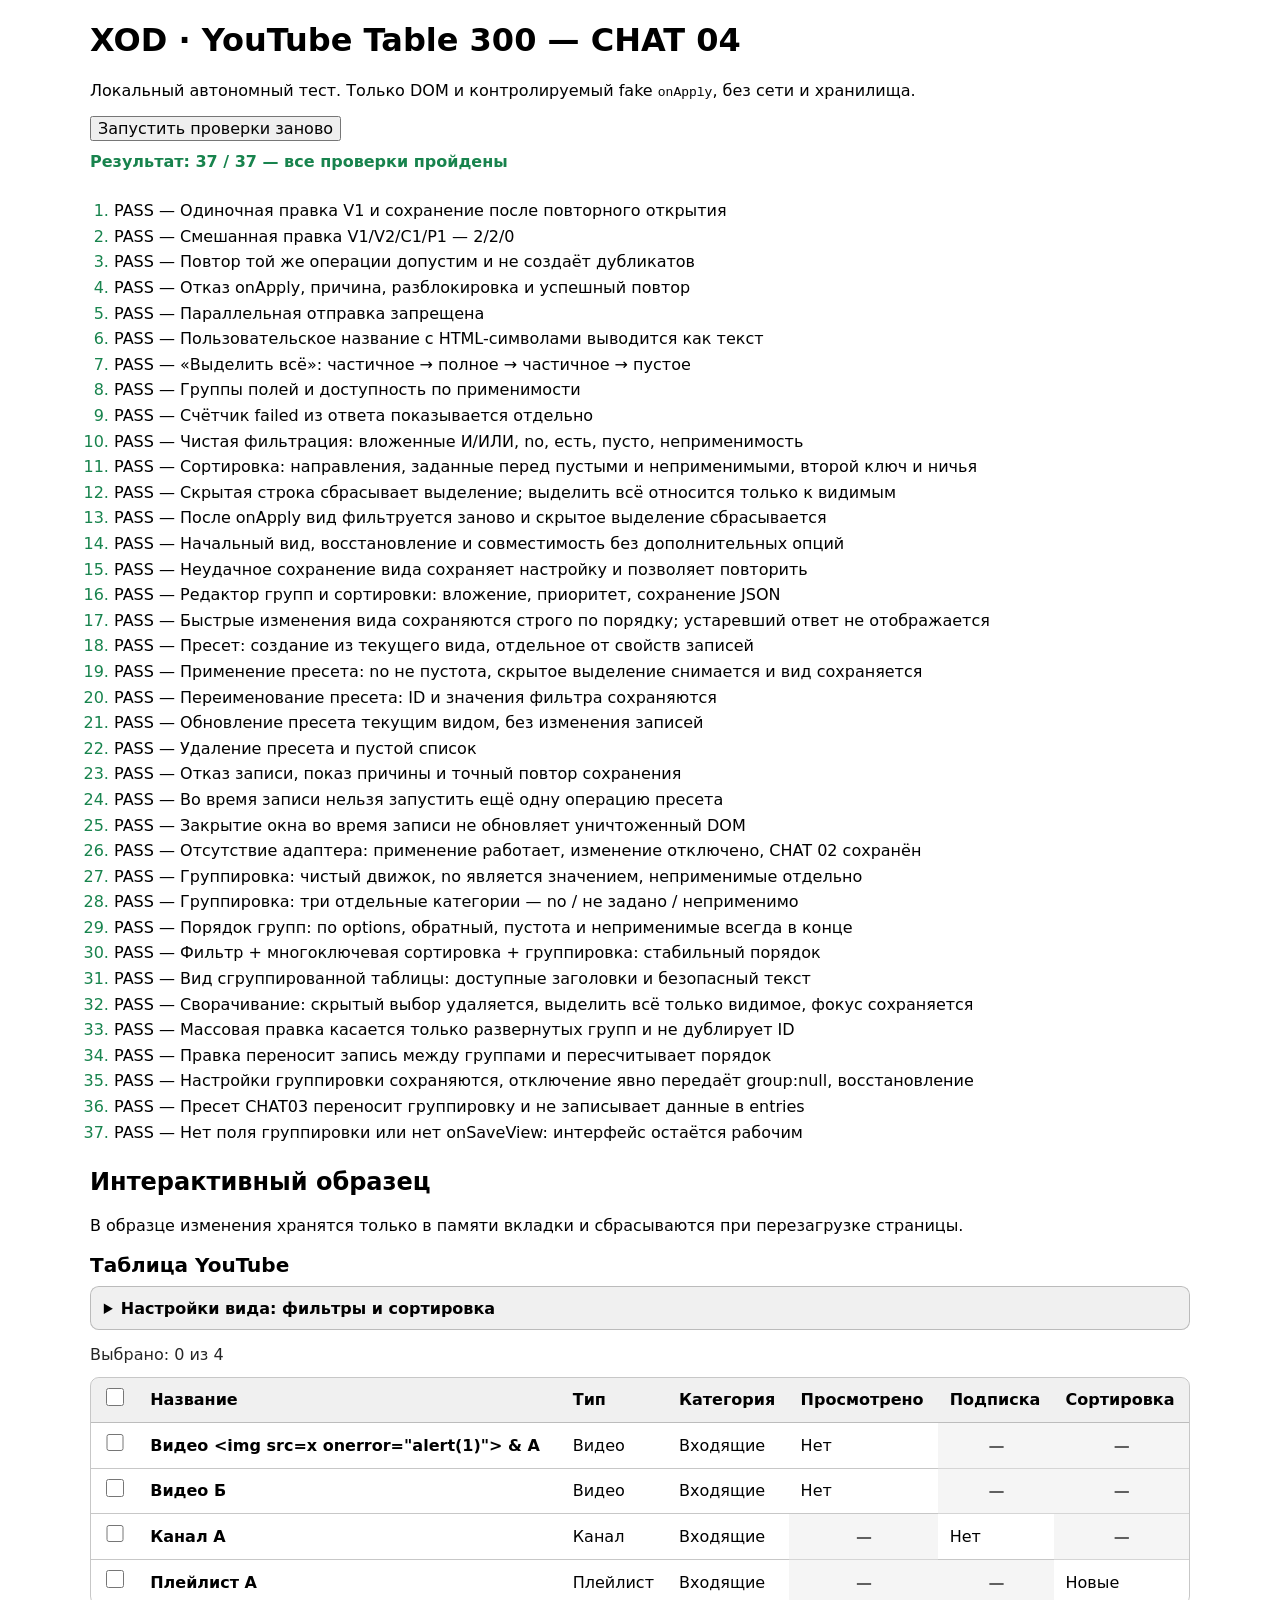
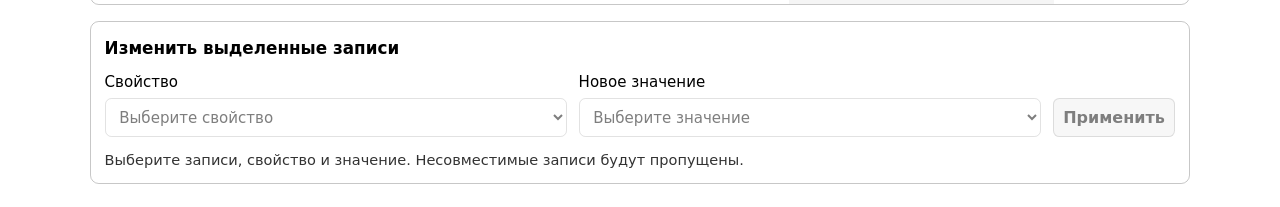
<file: ai-workspace/submissions/chat-04/xod-youtube-table300-test.html>
<!doctype html>
<html lang="ru">
<head>
  <meta charset="utf-8">
  <meta name="viewport" content="width=device-width, initial-scale=1">
  <title>XOD · YouTube Table 300 — тест группировки</title>
  <link rel="stylesheet" href="./xod-youtube-table300.css">
  <style>
    :root { color-scheme: light dark; font-family: system-ui, sans-serif; }
    body { color: CanvasText; background: Canvas; margin: 1.3rem auto; padding: 0 1rem; max-width: 1100px; }
    header { margin-bottom: 1.3rem; }
    #test-summary { padding: .7rem 0; font-weight: 700; }
    #test-summary[data-test-status="PASS"] { color: #18834d; }
    #test-summary[data-test-status="FAIL"] { color: #e14c4c; }
    #test-results { padding-left: 1.5rem; line-height: 1.6; }
    #test-results li[data-status="PASS"]::marker { color: #18834d; }
    #test-results li[data-status="FAIL"]::marker { color: #e14c4c; }
    .test-area { margin: 1.4rem 0; }
    #fixture { position: fixed; left: -200vw; top: 0; width: 60rem; }
    button { font: inherit; }
  </style>
</head>
<body>
  <header>
    <h1>XOD · YouTube Table 300 — CHAT 04</h1>
    <p>Локальный автономный тест. Только DOM и контролируемый fake <code>onApply</code>, без сети и хранилища.</p>
    <button id="rerun" type="button">Запустить проверки заново</button>
    <div id="test-summary" data-test-status="RUNNING">Проверки выполняются…</div>
    <ol id="test-results"></ol>
  </header>
  <div id="fixture"></div>
  <section class="test-area">
    <h2>Интерактивный образец</h2>
    <p>В образце изменения хранятся только в памяти вкладки и сбрасываются при перезагрузке страницы.</p>
    <div id="demo"></div>
  </section>
  <script src="./xod-youtube-table300.js"></script>
  <script>
    (function () {
    'use strict';

    const fields = [
      { key: 'category', label: 'Категория', types: ['video','channel','playlist'],
        options: [{ value:'inbox', label:'Входящие' }, { value:'favorite', label:'Избранное' }] },
      { key: 'watched', label: 'Просмотрено', types: ['video'],
        options: [{ value:'no', label:'Нет' }, { value:'yes', label:'Да' }] },
      { key: 'subscribed', label: 'Подписка', types: ['channel'],
        options: [{ value:'no', label:'Нет' }, { value:'yes', label:'Да' }] },
      { key: 'sorting', label: 'Сортировка', types: ['playlist'],
        options: [{ value:'new', label:'Новые' }, { value:'old', label:'Старые' }] }
    ];

    const initialEntries = [
      { id:'V1', type:'video', title:'Видео <img src=x onerror="alert(1)"> & А',
        values:{ category:'inbox', watched:'no' } },
      { id:'V2', type:'video', title:'Видео Б', values:{ category:'inbox', watched:'no' } },
      { id:'C1', type:'channel', title:'Канал А', values:{ category:'inbox', subscribed:'no' } },
      { id:'P1', type:'playlist', title:'Плейлист А', values:{ category:'inbox', sorting:'new' } }
    ];

    function cloneEntries(entries) {
      return entries.map(e => ({ id:e.id, type:e.type, title:e.title, values:{...e.values} }));
    }
    function assert(condition, message) {
      if (!condition) throw new Error(message);
    }
    function fakeStore({ rejectFirst=false } = {}) {
      let entries = cloneEntries(initialEntries);
      const calls = [];
      let rejects = rejectFirst ? 1 : 0;
      const onApply = async operation => {
        calls.push({ ids:operation.ids.slice(), key:operation.key, value:operation.value });
        if (rejects-- > 0) throw new Error('Сервис временно недоступен <ошибка>');
        const field = fields.find(f => f.key === operation.key);
        let applied = 0, skipped = 0;
        entries = entries.map(e => {
          if (!operation.ids.includes(e.id)) return e;
          if (!field.types.includes(e.type)) { skipped++; return e; }
          applied++;
          return { ...e, values:{...e.values, [operation.key]:operation.value} };
        });
        return {entries:cloneEntries(entries), applied, skipped, failed:0};
      };
      return { get entries() { return cloneEntries(entries); }, calls, onApply };
    }
    const root = document.querySelector('#fixture');
    function mount(store) {
      root.replaceChildren();
      return mountYoutubeTable300(root, {entries:store.entries, fields, onApply:store.onApply});
    }
    function checkbox(id) {
      return [...root.querySelectorAll('.yt-table300__row-select')]
        .find(n => n.dataset.entryId === id);
    }
    function chooseRows(ids) {
      for (const id of ids) {
        const node = checkbox(id);
        assert(node, 'Нет строки ' + id);
        node.checked = true;
        node.dispatchEvent(new Event('change', {bubbles:true}));
      }
    }
    function selectField(key) {
      const select = root.querySelector('.yt-table300__field');
      const option = [...select.options].find(n => n.dataset.fieldKey === key);
      assert(option && !option.disabled, 'Поле недоступно: ' + key);
      select.value = option.value;
      select.dispatchEvent(new Event('change', {bubbles:true}));
    }
    function selectValue(value) {
      const select = root.querySelector('.yt-table300__value');
      const option = [...select.options].find(n => n.dataset.rawValue === value);
      assert(option, 'Нет значения: ' + value);
      select.value = option.value;
      select.dispatchEvent(new Event('change', {bubbles:true}));
    }
    function counts() {
      return ['applied','skipped','failed'].map(name =>
        root.querySelector('.yt-table300__' + name).textContent);
    }
    function submit() {
      root.querySelector('form').dispatchEvent(new Event('submit', {bubbles:true, cancelable:true}));
    }
    function tick() { return new Promise(resolve => setTimeout(resolve, 0)); }
    async function apply() { submit(); await tick(); }
    function cell(id, key) {
      const fieldIndex = fields.findIndex(f => f.key === key);
      const rowIndex = initialEntries.findIndex(e => e.id === id);
      return root.querySelectorAll('tbody tr')[rowIndex].children[3 + fieldIndex];
    }

    const tests = [
      ['Одиночная правка V1 и сохранение после повторного открытия', async () => {
        const store = fakeStore();
        let instance = mount(store);
        chooseRows(['V1']);
        selectField('watched'); selectValue('yes');
        root.querySelector('.yt-table300__apply').focus();
        await apply();
        assert(store.calls.length === 1, 'Ожидался один вызов onApply');
        assert(JSON.stringify(store.calls[0].ids) === JSON.stringify(['V1']), 'Неверный ID');
        assert(store.entries[0].values.watched === 'yes' && store.entries[1].values.watched === 'no', 'Изменена неверная запись');
        assert(counts().join('/') === '1/0/0', 'Неверные счётчики');
        assert(checkbox('V1').checked, 'Выделение V1 потеряно');
        assert(document.activeElement === root.querySelector('.yt-table300__apply'), 'Фокус на кнопке не восстановлен');
        instance.destroy();
        instance = mount(store);
        assert(cell('V1','watched').textContent === 'Да', 'После повторного открытия значение не видно');
        assert(cell('V2','watched').textContent === 'Нет', 'V2 ошибочно изменено');
        instance.destroy();
      }],
      ['Смешанная правка V1/V2/C1/P1 — 2/2/0', async () => {
        const store = fakeStore(); const instance = mount(store);
        root.querySelector('.yt-table300__select-all').click();
        selectField('watched'); selectValue('yes'); await apply();
        assert(JSON.stringify(store.calls[0].ids) === JSON.stringify(['V1','V2','C1','P1']), 'Не переданы несовместимые ID');
        assert(counts().join('/') === '2/2/0', 'Ожидалось 2/2/0, получено '+counts().join('/'));
        assert(store.entries[0].values.watched === 'yes' && store.entries[1].values.watched === 'yes', 'Не сохранены видео');
        assert(!('watched' in store.entries[2].values) && !('watched' in store.entries[3].values), 'Неприменимое свойство записано');
        assert(root.querySelector('.yt-table300__select-all').checked, 'Общее выделение потеряно');
        instance.destroy();
      }],
      ['Повтор той же операции допустим и не создаёт дубликатов', async () => {
        const store = fakeStore(); const instance = mount(store);
        chooseRows(['V1']); selectField('category'); selectValue('favorite');
        await apply();
        assert(!root.querySelector('.yt-table300__apply').disabled, 'Повтор заблокирован');
        await apply();
        assert(store.calls.length === 2, 'Повтор не достиг onApply');
        assert(counts().join('/') === '1/0/0', 'При повторе неверные счётчики');
        assert(store.entries.length === 4 && store.entries[0].values.category === 'favorite', 'Неправильный снимок');
        instance.destroy();
      }],
      ['Отказ onApply, причина, разблокировка и успешный повтор', async () => {
        const store = fakeStore({rejectFirst:true}); const instance = mount(store);
        chooseRows(['C1']); selectField('subscribed'); selectValue('yes');
        await apply();
        assert(root.querySelector('.yt-table300__error').textContent.includes('Сервис временно недоступен'), 'Причина ошибки не показана');
        assert(root.querySelector('.yt-table300__failed').textContent === '—', 'Ошибке ошибочно присвоен счётчик записей');
        assert(!root.querySelector('.yt-table300__apply').disabled, 'Форма не разблокирована');
        assert(checkbox('C1').checked, 'Выделение не сохранено после отказа');
        assert(!root.querySelector('.yt-table300__error').querySelector('ошибка'), 'Текст ошибки вставлен как HTML');
        await apply();
        assert(store.calls.length === 2 && counts().join('/') === '1/0/0', 'Повтор после сбоя не сработал');
        assert(store.entries[2].values.subscribed === 'yes', 'Значение не сохранилось');
        instance.destroy();
      }],
      ['Параллельная отправка запрещена', async () => {
        let resolve;
        const pendingResult = new Promise(res => { resolve = res; });
        let calls = 0;
        const instance = mount({entries:cloneEntries(initialEntries), onApply:() => { calls++; return pendingResult; }});
        chooseRows(['P1']); selectField('sorting'); selectValue('old');
        submit(); submit();
        assert(calls === 1, 'onApply вызван повторно до завершения');
        assert(root.querySelector('.yt-table300__apply').disabled, 'Кнопка не заблокирована');
        assert(root.querySelector('.yt-table300__row-select').disabled, 'Выделение не заблокировано');
        const snapshot = cloneEntries(initialEntries);
        snapshot[3].values.sorting = 'old';
        resolve({entries:snapshot, applied:1, skipped:0, failed:0});
        await tick();
        assert(counts().join('/') === '1/0/0', 'Нет результата после завершения');
        instance.destroy();
      }],
      ['Пользовательское название с HTML-символами выводится как текст', async () => {
        const store = fakeStore(); const instance = mount(store);
        const title = root.querySelector('tbody tr th[scope="row"]');
        assert(title.textContent === initialEntries[0].title, 'Заголовок искажён');
        assert(title.querySelector('img, script, iframe') === null, 'Встроена HTML-разметка');
        assert(root.querySelectorAll('tbody tr').length === 4, 'Не все записи выведены');
        instance.destroy();
      }],
      ['«Выделить всё»: частичное → полное → частичное → пустое', async () => {
        const store = fakeStore(); const instance = mount(store);
        const all = root.querySelector('.yt-table300__select-all');
        assert(!all.checked && !all.indeterminate, 'Начальное состояние неверно');
        chooseRows(['V1']);
        assert(all.indeterminate && !all.checked && all.getAttribute('aria-checked') === 'mixed', 'Нет промежуточного состояния');
        all.click();
        assert(all.checked && !all.indeterminate && [...root.querySelectorAll('.yt-table300__row-select')].every(n=>n.checked), 'Не выделено всё');
        checkbox('V2').click();
        assert(all.indeterminate && !all.checked, 'Нет промежуточного состояния после снятия');
        all.click();
        assert(all.checked, 'Первый клик в промежуточном состоянии должен выделить всё');
        all.click();
        assert(!all.checked && !all.indeterminate && [...root.querySelectorAll('.yt-table300__row-select')].every(n=>!n.checked), 'Снятие всех не сработало');
        assert(root.querySelector('.yt-table300__apply').disabled, 'Без выделения возможно применение');
        instance.destroy();
      }],
      ['Группы полей и доступность по применимости', async () => {
        const store = fakeStore(); const instance = mount(store);
        assert(root.querySelector('.yt-table300__field').disabled, 'Поле доступно без выделения');
        chooseRows(['V1']);
        const select = root.querySelector('.yt-table300__field');
        const groups = [...select.querySelectorAll('optgroup')].map(g => g.label);
        assert(groups.join('/') === 'Общие/Видео/Каналы/Плейлисты', 'Неверная группировка');
        const byKey = key => [...select.options].find(o=>o.dataset.fieldKey===key);
        assert(!byKey('category').disabled && !byKey('watched').disabled, 'Совместимое поле недоступно');
        assert(byKey('subscribed').disabled && byKey('sorting').disabled, 'Несовместимое поле доступно');
        assert(cell('C1','watched').classList.contains('yt-table300__cell--na'), 'Нет визуального отличия');
        assert(cell('C1','watched').textContent.includes('Не применяется'), 'Нет доступного описания');
        instance.destroy();
      }],
      ['Счётчик failed из ответа показывается отдельно', async () => {
        const snapshot = cloneEntries(initialEntries);
        const instance = mount({entries:snapshot, onApply:async () => ({entries:snapshot, applied:1, skipped:1, failed:2})});
        chooseRows(['V1','V2','C1','P1']);
        selectField('category'); selectValue('favorite'); await apply();
        assert(counts().join('/') === '1/1/2', 'Не показан failed отдельно');
        assert(root.querySelector('.yt-table300__error').textContent.includes('не удалось'), 'Нет предупреждения о частичной ошибке');

        instance.destroy();
      }],
      ['Чистая фильтрация: вложенные И/ИЛИ, no, есть, пусто, неприменимость', async () => {
        const calculate = mountYoutubeTable300.computeView;
        const sample = cloneEntries(initialEntries);
        sample[1].values.watched = '';
        const original = JSON.stringify(sample);
        const view = {filter:{op:'or',children:[
          {op:'and',children:[{key:'watched',op:'eq',value:'no'},{key:'category',op:'eq',value:'inbox'}]},
          {key:'watched',op:'unset'}
        ]},sort:[]};
        assert(calculate(sample,fields,view).map(e=>e.id).join('/') === 'V1/V2', 'Вложенные И/ИЛИ или не задано неверны');
        assert(calculate(sample,fields,{filter:{key:'watched',op:'set'},sort:[]}).map(e=>e.id).join('/')==='V1', 'no должно считаться заданным');
        assert(calculate(sample,fields,{filter:{key:'watched',op:'unset'},sort:[]}).map(e=>e.id).join('/')==='V2', 'Не задано включает только применимое пустое поле');
        assert(calculate(sample,fields,{filter:{key:'watched',op:'eq',value:'no'},sort:[]}).map(e=>e.id).join('/')==='V1', 'eq no не должно включать другие типы');
        assert(JSON.stringify(sample)===original, 'Движок изменил данные источника');
      }],
      ['Сортировка: направления, заданные перед пустыми и неприменимыми, второй ключ и ничья', async () => {
        const calculate = mountYoutubeTable300.computeView;
        const sample = cloneEntries(initialEntries);
        sample[0].values.category='favorite';
        sample[1].values.category='inbox';
        const more = [
          {id:'V3',type:'video',title:'Три',values:{category:'inbox',watched:'yes'}},
          {id:'V4',type:'video',title:'Четыре',values:{category:'inbox'}}
        ];
        const before = JSON.stringify(sample.concat(more));
        let got = calculate(sample.concat(more),fields,{filter:null,sort:[{key:'watched',dir:'desc'}]});
        assert(got.map(e=>e.id).join('/')==='V3/V1/V2/V4/C1/P1','Группы определённости или обратный порядок неверны');
        got = calculate(sample.concat(more),fields,{filter:null,sort:[{key:'watched',dir:'asc'},{key:'category',dir:'asc'}]});
        assert(got.map(e=>e.id).join('/')==='V2/V1/V3/V4/C1/P1','Второй ключ сортировки неверен');
        sample[0].values.category='inbox';
        got = calculate(sample,fields,{filter:null,sort:[{key:'watched',dir:'asc'},{key:'category',dir:'asc'}]});
        assert(got[0].id==='V1' && got[1].id==='V2','Ничья нарушила исходный порядок');
        assert(before.includes('V4'), 'Контрольная фикстура повреждена');
      }],
      ['Скрытая строка сбрасывает выделение; выделить всё относится только к видимым', async () => {
        const store=fakeStore();
        const instance=mountYoutubeTable300(root,{entries:store.entries,fields,onApply:store.onApply,
          view:{filter:{op:'and',children:[{key:'watched',op:'eq',value:'no'}]},sort:[]}});
        assert(root.querySelectorAll('tbody tr').length===2,'Должны быть видимы только два видео');
        chooseRows(['V1','V2']);
        const value=root.querySelector('.yt-table300__rule-value');
        value.value='yes'; value.dispatchEvent(new Event('change',{bubbles:true}));
        assert(root.querySelectorAll('tbody tr').length===0,'Не обновилась видимость');
        assert(root.querySelector('.yt-table300__selection').textContent==='Выбрано: 0 из 0','Скрытое выделение не снято');
        assert(root.querySelector('.yt-table300__apply').disabled,'Скрытые записи нельзя править');
        assert(root.querySelector('.yt-table300__select-all').disabled,'Общее выделение не заблокировано');
        instance.destroy();
      }],
      ['После onApply вид фильтруется заново и скрытое выделение сбрасывается', async () => {
        const store=fakeStore();
        const instance=mountYoutubeTable300(root,{entries:store.entries,fields,onApply:store.onApply,
          view:{filter:{key:'watched',op:'eq',value:'no'},sort:[{key:'category',dir:'asc'}]}});
        chooseRows(['V1']); selectField('watched'); selectValue('yes'); await apply();
        assert(store.entries[0].values.watched==='yes','Изменение не применено');
        assert(root.querySelectorAll('tbody tr').length===1,'Фильтр не пересчитан');
        assert(checkbox('V1')===undefined,'Изменённая запись осталась видимой');
        assert(!checkbox('V2').checked && root.querySelector('.yt-table300__apply').disabled,'Невидимое выделение сохранилось');
        instance.destroy();
      }],
      ['Начальный вид, восстановление и совместимость без дополнительных опций', async () => {
        const store=fakeStore();
        const initialView={filter:{key:'category',op:'eq',value:'inbox'},sort:[{key:'watched',dir:'desc'}]};
        const snapshot=JSON.stringify(initialView);
        let instance=mountYoutubeTable300(root,{entries:store.entries,fields,onApply:store.onApply,view:initialView});
        assert(root.querySelectorAll('tbody tr').length===4 && root.querySelectorAll('.yt-table300__sort-row').length===1,
          'Начальный вид не загружен');
        assert(JSON.stringify(initialView)===snapshot,'Начальный вид был изменён');
        instance.destroy();
        instance=mount(store);
        assert(root.querySelectorAll('tbody tr').length===4,'Совместимость CHAT01 нарушена');
        assert(root.querySelectorAll('.yt-table300__sort-row').length===0,'Создана лишняя сортировка по умолчанию');
        instance.destroy();
      }],
      ['Неудачное сохранение вида сохраняет настройку и позволяет повторить', async () => {
        let count=0;
        const saved=[];
        const store=fakeStore();
        const instance=mountYoutubeTable300(root,{entries:store.entries,fields,onApply:store.onApply,
          onSaveView:async view=>{count++;saved.push(JSON.parse(JSON.stringify(view)));if(count===1)throw Error('Нет доступа <ошибка>');}});
        root.querySelector('.yt-table300__create-filter').click();
        await tick(); await tick();
        assert(root.querySelector('.yt-table300__view-status').textContent.includes('Нет доступа'),'Причина сохранения не показана');
        assert(!root.querySelector('.yt-table300__view-status').querySelector('ошибка'),'Ошибка введена как HTML');
        assert(root.querySelector('.yt-table300__view-retry').hidden===false,'Нет кнопки повторения');
        assert(root.querySelector('.yt-table300__group'), 'Локальный вид пропал после отказа');
        root.querySelector('.yt-table300__view-retry').click();
        await tick(); await tick();
        assert(count===2 && saved[1].filter.op==='and','Повтор не доставил актуальный снимок');
        assert(root.querySelector('.yt-table300__view-retry').hidden,'Ошибка не скрыта после успеха');
        instance.destroy();
      }],
      ['Редактор групп и сортировки: вложение, приоритет, сохранение JSON', async () => {
        const store=fakeStore();
        const saved=[];
        const instance=mountYoutubeTable300(root,{entries:store.entries,fields,onApply:store.onApply,
          onSaveView:async view=>saved.push(JSON.parse(JSON.stringify(view)))});
        root.querySelector('.yt-table300__create-filter').click();
        root.querySelector('.yt-table300__add-rule').click();
        let op=root.querySelector('.yt-table300__group-op');
        op.value='or';op.dispatchEvent(new Event('change',{bubbles:true}));
        root.querySelector('.yt-table300__add-group').click();
        root.querySelector('.yt-table300__sort-add').click();
        root.querySelector('.yt-table300__sort-add').click();
        const row=root.querySelectorAll('.yt-table300__sort-row')[1];
        row.querySelectorAll('button')[0].click();
        await tick();await tick();await tick();await tick();await tick();await tick();
        assert(root.querySelectorAll('.yt-table300__group').length===2,'Вложенная группа отсутствует');
        assert(root.querySelectorAll('.yt-table300__sort-row').length===2,'Два ключа сортировки не созданы');
        assert(saved.length>0,'Вид не передан наружу');
        assert(saved[saved.length-1].filter.op==='or' && saved[saved.length-1].sort[0].key==='watched',
          'Неправильный порядок полей или группа');
        instance.destroy();
      }],
      ['Быстрые изменения вида сохраняются строго по порядку; устаревший ответ не отображается', async () => {
        const store=fakeStore();
        const snapshots=[];
        let release;
        const gate=new Promise(resolve=>{release=resolve;});
        const instance=mountYoutubeTable300(root,{entries:store.entries,fields,onApply:store.onApply,
          onSaveView:async view=>{snapshots.push(JSON.stringify(view)); if(snapshots.length===1) await gate;}});
        root.querySelector('.yt-table300__sort-add').click();
        await tick();
        const dir=root.querySelector('.yt-table300__sort-dir');
        dir.value='desc';dir.dispatchEvent(new Event('change',{bubbles:true}));
        release();
        await tick();await tick();await tick();
        assert(snapshots.length===2,'Ожидалось два последовательных снимка');
        assert(JSON.parse(snapshots[0]).sort[0].dir==='asc' && JSON.parse(snapshots[1]).sort[0].dir==='desc',
          'Нарушен порядок сохранения');
        assert(root.querySelector('.yt-table300__view-status').textContent.includes('сохранены'),
          'Последняя настройка не подтвердилась');
        instance.destroy();
      }],
      // CHAT 03 acceptance tests; the existing CHAT 01+02 scenarios above are unchanged.
      ['Пресет: создание из текущего вида, отдельное от свойств записей', async () => {
        const store=fakeStore(); const commands=[]; let database=[];
        const initialView={filter:{op:'and',children:[{key:'watched',op:'eq',value:'no'}]},sort:[]};
        const inst=mountYoutubeTable300(root,{entries:store.entries,fields,onApply:store.onApply,view:initialView,presets:[],
          onChangePreset:async cmd=>{commands.push(JSON.parse(JSON.stringify(cmd)));
            database=[...database,{id:'preset-1',name:cmd.name,view:cmd.view}];return structuredClone(database);}});
        const input=root.querySelector('.yt-table300__preset-name');
        input.value='Видео: не просмотрены'; input.dispatchEvent(new Event('input',{bubbles:true}));
        root.querySelector('.yt-table300__preset-create').click(); await tick();await tick();
        assert(commands.length===1 && commands[0].op==='create','Не создан пресет');
        assert(commands[0].view.filter.children[0].value==='no','Значение no не сохранено');
        assert(root.querySelector('.yt-table300__preset-select').value==='preset-1','Новый пресет не выбран');
        assert(store.entries[0].values.watched==='no','Сохранение вида затронуло свойства записи');
        input.value='Изменённый ввод';
        assert(database[0].name==='Видео: не просмотрены','Данные изменены через UI по ссылке');
        inst.destroy();
      }],
      ['Применение пресета: no не пустота, скрытое выделение снимается и вид сохраняется', async () => {
        const store=fakeStore();const entries=store.entries;
        entries[1].values.watched='';
        const saved=[];
        const presets=[
          {id:'set',name:'Указано Нет',view:{filter:{op:'and',children:[{key:'watched',op:'eq',value:'no'}]},sort:[]}},
          {id:'unset',name:'Пустые',view:{filter:{op:'and',children:[{key:'watched',op:'unset'}]},sort:[]}}
        ];
        const inst=mountYoutubeTable300(root,{entries,fields,onApply:store.onApply,presets,
          onSaveView:async x=>{saved.push(structuredClone(x));}});
        chooseRows(['V1','V2']);
        let dropdown=root.querySelector('.yt-table300__preset-select');
        dropdown.value='set';dropdown.dispatchEvent(new Event('change',{bubbles:true}));
        root.querySelector('.yt-table300__preset-apply').click();await tick();
        assert(root.querySelectorAll('tbody tr').length===1 && !!checkbox('V1') && !checkbox('V2'),'no должен оставить только V1');
        assert(root.querySelector('.yt-table300__selection').textContent.includes('1 из 1'),'Скрытое выделение не снято');
        dropdown.value='unset';dropdown.dispatchEvent(new Event('change',{bubbles:true}));
        root.querySelector('.yt-table300__preset-apply').click();await tick();
        assert(root.querySelectorAll('tbody tr').length===1 && !!checkbox('V2') && !checkbox('V1'),'unset должен оставить только V2');
        assert(root.querySelector('.yt-table300__selection').textContent.includes('0 из 1'),'Скрытый V1 сохранил выделение');
        assert(saved.length===2 && saved[1].filter.children[0].op==='unset','Вид не передан через onSaveView');
        inst.destroy();
      }],
      ['Переименование пресета: ID и значения фильтра сохраняются', async () => {
        const store=fakeStore();let list=[{id:'p1',name:'Старое',view:{filter:null,sort:[]}}];
        const commands=[];
        const inst=mountYoutubeTable300(root,{entries:store.entries,fields,onApply:store.onApply,presets:list,
          onChangePreset:async x=>{commands.push(x);list=list.map(p=>p.id===x.id?{...p,name:x.name}:p);return structuredClone(list);}});
        const select=root.querySelector('.yt-table300__preset-select');select.value='p1';select.dispatchEvent(new Event('change',{bubbles:true}));
        const name=root.querySelector('.yt-table300__preset-name');
        name.value='Новое <strong>название</strong>';name.dispatchEvent(new Event('input',{bubbles:true}));
        root.querySelector('.yt-table300__preset-rename').click();await tick();await tick();
        assert(commands[0].op==='rename' && commands[0].id==='p1','Операция rename некорректна');
        assert(root.querySelector('.yt-table300__preset-select').selectedOptions[0].textContent==='Новое <strong>название</strong>','Название не отображено безопасно');
        assert(!root.querySelector('.yt-table300__preset-select strong'),'HTML-теги были интерпретированы');
        assert(list[0].view.filter===null,'Переименование изменило сохранённый вид');inst.destroy();
      }],
      ['Обновление пресета текущим видом, без изменения записей', async () => {
        const store=fakeStore();let list=[{id:'p1',name:'Мой вид',view:{filter:null,sort:[]}}];
        let command;
        const inst=mountYoutubeTable300(root,{entries:store.entries,fields,onApply:store.onApply,presets:list,
          onChangePreset:async x=>{command=x;list=[{...list[0],view:x.view}];return structuredClone(list);}});
        const select=root.querySelector('.yt-table300__preset-select');select.value='p1';select.dispatchEvent(new Event('change',{bubbles:true}));
        root.querySelector('.yt-table300__sort-add').click();
        root.querySelector('.yt-table300__preset-update').click();await tick();await tick();
        assert(command.op==='update' && command.id==='p1' && command.view.sort[0].key==='category','Не передан текущий порядок сортировки');
        assert(list[0].name==='Мой вид','При update изменено название');
        assert(store.entries.every(e=>e.values.category==='inbox'),'Изменены свойства записей');inst.destroy();
      }],
      ['Удаление пресета и пустой список', async () => {
        const store=fakeStore();let list=[{id:'p1',name:'Убрать',view:{filter:null,sort:[]}}];
        let cmd;
        const inst=mountYoutubeTable300(root,{entries:store.entries,fields,onApply:store.onApply,presets:list,
          onChangePreset:async x=>{cmd=x;list=[];return list;}});
        const select=root.querySelector('.yt-table300__preset-select');select.value='p1';select.dispatchEvent(new Event('change',{bubbles:true}));
        root.querySelector('.yt-table300__preset-delete').click();await tick();await tick();
        assert(cmd.op==='delete' && cmd.id==='p1','Удалена неверная запись');
        assert(root.querySelector('.yt-table300__preset-empty').hidden===false,'Пустой список не описан');
        assert(root.querySelector('.yt-table300__preset-select').value==='','Удалённый пресет остался выбран');
        assert(root.querySelector('.yt-table300__preset-apply').disabled,'Кнопка применения активна без пресета');
        assert(root.querySelectorAll('tbody tr').length===4,'Удаление пресета затронуло таблицу');inst.destroy();
      }],
      ['Отказ записи, показ причины и точный повтор сохранения', async () => {
        const store=fakeStore();let attempt=0;const calls=[];
        const inst=mountYoutubeTable300(root,{entries:store.entries,fields,onApply:store.onApply,presets:[],
          onChangePreset:async c=>{calls.push(structuredClone(c));if(++attempt===1)throw Error('Диск недоступен');
            return [{id:'p2',name:c.name,view:c.view}];}});
        const input=root.querySelector('.yt-table300__preset-name');input.value='Восстановить';input.dispatchEvent(new Event('input',{bubbles:true}));
        root.querySelector('.yt-table300__preset-create').click();await tick();await tick();
        assert(root.querySelector('.yt-table300__preset-status').textContent.includes('Диск недоступен'),'Ошибка не показана');
        assert(root.querySelector('.yt-table300__preset-retry').hidden===false,'Повтор недоступен');
        assert(!root.querySelector('.yt-table300__preset-create').disabled,'Форма осталась заблокирована');
        input.value='Новое';input.dispatchEvent(new Event('input',{bubbles:true}));
        root.querySelector('.yt-table300__preset-retry').click();await tick();await tick();
        assert(calls.length===2 && JSON.stringify(calls[0])===JSON.stringify(calls[1]),'Повтор изменил снимок команды');
        assert(root.querySelector('.yt-table300__preset-select').value==='p2','Повтор не завершился');inst.destroy();
      }],
      ['Во время записи нельзя запустить ещё одну операцию пресета', async () => {
        const store=fakeStore();let release;const gate=new Promise(resolve=>release=resolve);let count=0;
        const inst=mountYoutubeTable300(root,{entries:store.entries,fields,onApply:store.onApply,presets:[],
          onChangePreset:async c=>{count++;await gate;return [{id:'p3',name:c.name,view:c.view}];}});
        const input=root.querySelector('.yt-table300__preset-name');input.value='Один раз';input.dispatchEvent(new Event('input',{bubbles:true}));
        root.querySelector('.yt-table300__preset-create').click();
        root.querySelector('.yt-table300__preset-create').click();await tick();
        assert(count===1,'Два параллельных запроса');
        assert(root.querySelector('.yt-table300__preset-create').disabled,'Не блокируется редактор');
        release();await tick();await tick();inst.destroy();
      }],
      ['Закрытие окна во время записи не обновляет уничтоженный DOM', async () => {
        const store=fakeStore();let release;
        const gate=new Promise(resolve=>release=resolve);
        const inst=mountYoutubeTable300(root,{entries:store.entries,fields,onApply:store.onApply,presets:[],
          onChangePreset:async c=>{await gate;return [{id:'p4',name:c.name,view:c.view}];}});
        const input=root.querySelector('.yt-table300__preset-name');input.value='Закрываем';input.dispatchEvent(new Event('input',{bubbles:true}));
        root.querySelector('.yt-table300__preset-create').click();await tick();
        inst.destroy();release();await tick();await tick();
        assert(root.childElementCount===0,'Уничтоженный компонент изменил DOM');
      }],
      ['Отсутствие адаптера: применение работает, изменение отключено, CHAT 02 сохранён', async () => {
        const store=fakeStore();
        let inst=mountYoutubeTable300(root,{entries:store.entries,fields,onApply:store.onApply});
        assert(!root.querySelector('.yt-table300__presets'),'Без опций изменился интерфейс CHAT 02');inst.destroy();
        const presets=[{id:'p5',name:'Только просмотр',view:{filter:{op:'and',children:[{key:'subscribed',op:'set'}]},sort:[]}}];
        inst=mountYoutubeTable300(root,{entries:store.entries,fields,onApply:store.onApply,presets});
        assert(root.querySelector('.yt-table300__preset-create').disabled,'Создание доступно без адаптера');
        const sel=root.querySelector('.yt-table300__preset-select');sel.value='p5';sel.dispatchEvent(new Event('change',{bubbles:true}));
        root.querySelector('.yt-table300__preset-apply').click();
        assert(root.querySelectorAll('tbody tr').length===1 && !!checkbox('C1'),'Чтение пресета без адаптера не работает');
        inst.destroy();
      }]
      ,['Группировка: чистый движок, no является значением, неприменимые отдельно', async () => {
        const entries=cloneEntries(initialEntries);
        const copy=JSON.stringify(entries);
        const view={filter:null,sort:[],group:{key:'watched',dir:'asc'}};
        const groups=mountYoutubeTable300.computeGroups(entries,fields,view);
        assert(groups.length===2 && groups[0].kind==='value' && groups[0].label==='Нет', 'No не считается заданным значением');
        assert(groups[1].kind==='na' && groups[1].label==='Неприменимо', 'Несовместимые типы не отделены');
        assert(groups.map(g=>g.entries.map(e=>e.id).join(',')).join('|')==='V1,V2|C1,P1','Группы содержат неверные записи');
        assert(JSON.stringify(entries)===copy && JSON.stringify(view.group)==='{"key":"watched","dir":"asc"}', 'Группировка мутировала входные аргументы');
      }]
      ,['Группировка: три отдельные категории — no / не задано / неприменимо', async () => {
        const entries=cloneEntries(initialEntries);
        delete entries[1].values.watched;
        const groups=mountYoutubeTable300.computeGroups(entries,fields,{filter:null,sort:[],group:{key:'watched',dir:'desc'}});
        assert(groups.map(g=>g.kind).join('/')==='value/empty/na','Пустое значение/несовместимость смешаны');
        assert(groups.map(g=>g.entries.map(e=>e.id).join(',')).join('|')==='V1|V2|C1,P1','Неверное распределение');
      }]
      ,['Порядок групп: по options, обратный, пустота и неприменимые всегда в конце', async () => {
        const entries=cloneEntries(initialEntries);
        entries[0].values.watched='no'; entries[1].values.watched='yes';
        const asc=mountYoutubeTable300.computeGroups(entries,fields,{filter:null,sort:[],group:{key:'watched',dir:'asc'}});
        const desc=mountYoutubeTable300.computeGroups(entries,fields,{filter:null,sort:[],group:{key:'watched',dir:'desc'}});
        assert(asc.map(g=>g.label).join('|')==='Нет|Да|Неприменимо','Порядок asc нарушает options');
        assert(desc.map(g=>g.label).join('|')==='Да|Нет|Неприменимо','Порядок desc нарушает порядок опций');
        delete entries[1].values.watched;
        const noEmpty=mountYoutubeTable300.computeGroups(entries,fields,{filter:null,sort:[],group:{key:'watched',dir:'desc'}});
        assert(noEmpty.map(g=>g.kind).join('|')==='value|empty|na','Обратная сортировка перенесла пустые/NA вверх');
      }]
      ,['Фильтр + многоключевая сортировка + группировка: стабильный порядок', async () => {
        const entries=cloneEntries(initialEntries).concat([
          {id:'V3',type:'video',title:'В3',values:{category:'favorite',watched:'yes'}},
          {id:'V4',type:'video',title:'В4',values:{category:'inbox',watched:'yes'}}
        ]);
        entries[1].values.category='favorite'; entries[1].values.watched='yes';
        const original=JSON.stringify(entries);
        const groups=mountYoutubeTable300.computeGroups(entries,fields,{
          filter:{op:'and',children:[{key:'watched',op:'set'}]},
          sort:[{key:'category',dir:'asc'},{key:'watched',dir:'desc'}],
          group:{key:'watched',dir:'asc'}
        });
        assert(groups.map(g=>g.label).join('|')==='Нет|Да','Неверные группы после фильтра');
        assert(groups[0].entries.map(e=>e.id).join(',')==='V1' && groups[1].entries.map(e=>e.id).join(',')==='V4,V2,V3',
          'Порядок сортировки/стабильность групп нарушены');
        assert(JSON.stringify(entries)===original,'Исходная таблица изменилась');
      }]
      ,['Вид сгруппированной таблицы: доступные заголовки и безопасный текст', async () => {
        const store=fakeStore();const instance=mountYoutubeTable300(root,{
          entries:store.entries,fields,onApply:store.onApply,
          view:{filter:null,sort:[],group:{key:'category',dir:'asc'}}
        });
        const headings=[...root.querySelectorAll('.yt-table300__group-header')];
        assert(headings.length===1 && headings[0].querySelector('th').colSpan===3+fields.length,
          'Нужен семантический заголовок группы с полным colspan');
        assert(headings[0].querySelector('.yt-table300__group-toggle').getAttribute('aria-expanded')==='true',
          'Для группы отсутствует доступный статус');
        assert(root.querySelectorAll('tbody tr.yt-table300__row').length===4,'Группировка скрыла записи');
        instance.destroy();
        const special=cloneEntries(initialEntries); special[0].values.category='<img src=x onerror=alert(1)>';
        const instance2=mountYoutubeTable300(root,{entries:special,fields,onApply:store.onApply,
          view:{filter:null,sort:[],group:{key:'category',dir:'asc'}}});
        assert([...root.querySelectorAll('.yt-table300__group-name')].some(n=>n.textContent==='<img src=x onerror=alert(1)>'),
          'Неизвестное текстовое значение не отображено');
        assert(root.querySelector('.yt-table300__group-header img')===null,'HTML группы исполнен как разметка');
        instance2.destroy();
      }]
      ,['Сворачивание: скрытый выбор удаляется, выделить всё только видимое, фокус сохраняется', async () => {
        const store=fakeStore();const instance=mountYoutubeTable300(root,{
          entries:store.entries,fields,onApply:store.onApply,
          view:{filter:null,sort:[],group:{key:'watched',dir:'asc'}}
        });
        chooseRows(['V1','C1']);
        const incompatible=[...root.querySelectorAll('.yt-table300__group-toggle')].find(n=>n.textContent.includes('Неприменимо'));
        incompatible.focus(); incompatible.click();
        assert(root.querySelectorAll('.yt-table300__row-select').length===2,'Скрытая группа осталась в DOM');
        assert(document.activeElement?.dataset.groupId===incompatible.dataset.groupId,'Фокус потерян после сворачивания');
        assert(root.querySelector('.yt-table300__selection').textContent.includes('1 из 2'),'Скрытое выделение не удалено');
        const all=root.querySelector('.yt-table300__select-all');
        assert(all.indeterminate && !all.checked,'Нет промежуточного состояния');
        all.click();
        assert(all.checked && [...root.querySelectorAll('.yt-table300__row-select')].every(n=>n.checked),'Выделить все не ограничено видимыми');
        const expanded=[...root.querySelectorAll('.yt-table300__group-toggle')].find(n=>n.dataset.groupId===incompatible.dataset.groupId);
        expanded.click();
        assert(checkbox('C1') && !checkbox('C1').checked,'Скрытый ранее ID вновь выбран');
        assert(all.indeterminate && !all.checked,'Возвращение группы не обновило состояние выделить всё');
        instance.destroy();
      }]
      ,['Массовая правка касается только развернутых групп и не дублирует ID', async () => {
        const store=fakeStore();const instance=mountYoutubeTable300(root,{
          entries:store.entries,fields,onApply:store.onApply,
          view:{filter:null,sort:[],group:{key:'watched',dir:'asc'}}
        });
        const na=[...root.querySelectorAll('.yt-table300__group-toggle')].find(n=>n.textContent.includes('Неприменимо'));
        na.click();
        root.querySelector('.yt-table300__select-all').click();
        selectField('watched');selectValue('yes');await apply();
        assert(JSON.stringify(store.calls[0].ids)==='["V1","V2"]','Вызов onApply включил свернутые строки');
        assert(counts().join('/')==='2/0/0','Счётчики некорректны');
        assert(store.entries[0].values.watched==='yes' && store.entries[1].values.watched==='yes','Значения не сохранены');
        instance.destroy();
      }]
      ,['Правка переносит запись между группами и пересчитывает порядок', async () => {
        const store=fakeStore();const instance=mountYoutubeTable300(root,{
          entries:store.entries,fields,onApply:store.onApply,
          view:{filter:null,sort:[],group:{key:'category',dir:'asc'}}
        });
        chooseRows(['V1']);selectField('category');selectValue('favorite');await apply();
        const labels=[...root.querySelectorAll('.yt-table300__group-name')].map(x=>x.textContent);
        assert(labels.join('|')==='Входящие|Избранное','После правки не создалась новая группа');
        assert(checkbox('V1').checked,'Переход в новую группу потерял разрешённое выделение');
        assert(counts().join('/')==='1/0/0','Счётчики правки неверны');
        instance.destroy();
      }]
      ,['Настройки группировки сохраняются, отключение явно передаёт group:null, восстановление', async () => {
        const store=fakeStore(), saved=[];
        const instance=mountYoutubeTable300(root,{entries:store.entries,fields,onApply:store.onApply,
          onSaveView:async view=>saved.push(JSON.parse(JSON.stringify(view))) });
        assert(root.querySelectorAll('.yt-table300__group-header').length===0,'CHAT03 без группы регрессировал');
        const group=root.querySelector('.yt-table300__grouping-field');
        group.value='watched';group.dispatchEvent(new Event('change',{bubbles:true}));await tick();await tick();
        assert(saved.at(-1).group.key==='watched','onSaveView не получил настройку группы');
        const direction=root.querySelector('.yt-table300__grouping-direction');
        direction.value='desc';direction.dispatchEvent(new Event('change',{bubbles:true}));await tick();await tick();
        assert(saved.at(-1).group.dir==='desc','Направление не сохраняется');
        root.querySelector('.yt-table300__grouping-field').value='';
        root.querySelector('.yt-table300__grouping-field').dispatchEvent(new Event('change',{bubbles:true}));
        await tick();await tick();
        assert(saved.at(-1).group===null,'Отключение не сохранено как null');
        assert(!root.querySelector('.yt-table300__group-header'),'Отключение группировки не обновило таблицу');
        instance.destroy();
        const restored=mountYoutubeTable300(root,{entries:store.entries,fields,onApply:store.onApply,
          view:{filter:null,sort:[],group:{key:'watched',dir:'desc'}}});
        assert(root.querySelector('.yt-table300__grouping-field').value==='watched' &&
          root.querySelector('.yt-table300__grouping-direction').value==='desc', 'Восстановление начального вида не сработало');
        restored.destroy();
      }]
      ,['Пресет CHAT03 переносит группировку и не записывает данные в entries', async () => {
        const store=fakeStore(), initial=JSON.stringify(store.entries);
        const saved=[];let captured;
        const instance=mountYoutubeTable300(root,{entries:store.entries,fields,onApply:store.onApply,
          presets:[{id:'g1',name:'Группировка',view:{filter:null,sort:[],group:{key:'watched',dir:'asc'}}}],
          onSaveView:view=>{saved.push(structuredClone(view));},
          onChangePreset:async command=>{captured=structuredClone(command);return [{id:'g1',name:'Группировка',view:command.view}];}});
        const dropdown=root.querySelector('.yt-table300__preset-select');dropdown.value='g1';dropdown.dispatchEvent(new Event('change',{bubbles:true}));
        root.querySelector('.yt-table300__preset-apply').click(); await tick();await tick();
        assert(root.querySelectorAll('.yt-table300__group-header').length===2,'Пресет не восстановил группировку');
        assert(saved.at(-1).group.key==='watched','Пресет не вызвал сохранение вида');
        root.querySelector('.yt-table300__preset-update').click();await tick();await tick();
        assert(captured.op==='update' && captured.view.group.key==='watched','Обновление пресета потеряло группу');
        assert(JSON.stringify(store.entries)===initial,'Пресет изменил данные записей');
        instance.destroy();
      }]
      ,['Нет поля группировки или нет onSaveView: интерфейс остаётся рабочим', async () => {
        const store=fakeStore();const instance=mountYoutubeTable300(root,{entries:store.entries,fields,onApply:store.onApply,
          view:{filter:null,sort:[],group:{key:'missing',dir:'asc'}}});
        assert(root.querySelectorAll('.yt-table300__group-header').length===0,'Неизвестное свойство сломало вид');
        const select=root.querySelector('.yt-table300__grouping-field');
        select.value='watched';select.dispatchEvent(new Event('change',{bubbles:true}));
        assert(root.querySelectorAll('.yt-table300__group-header').length===2,'Локальная настройка без адаптера не работает');
        instance.destroy();
      }]
    ];

    async function runTests() {
      const output = document.querySelector('#test-results');
      const summary = document.querySelector('#test-summary');
      const button = document.querySelector('#rerun');
      output.replaceChildren();
      summary.dataset.testStatus = 'RUNNING';
      summary.textContent = 'Проверки выполняются…';
      button.disabled = true;
      let passed = 0;
      for (const [name, fn] of tests) {
        const item = document.createElement('li');
        try {
          await fn();
          item.dataset.status = 'PASS';
          item.textContent = 'PASS — ' + name;
          passed++;
        } catch (error) {
          item.dataset.status = 'FAIL';
          item.textContent = 'FAIL — ' + name + ': ' + error.message;
        }
        output.appendChild(item);
        root.replaceChildren();
      }
      summary.dataset.testStatus = passed === tests.length ? 'PASS' : 'FAIL';
      summary.textContent = 'Результат: ' + passed + ' / ' + tests.length +
        (passed === tests.length ? ' — все проверки пройдены' : ' — есть ошибки');
      button.disabled = false;
    }

    document.querySelector('#rerun').addEventListener('click', runTests);
    const demoStore = fakeStore();
    mountYoutubeTable300(document.querySelector('#demo'), {
      entries:demoStore.entries,
      fields,
      onApply:demoStore.onApply
    });
    runTests();
    }());
  </script>
</body>
</html>
</file>
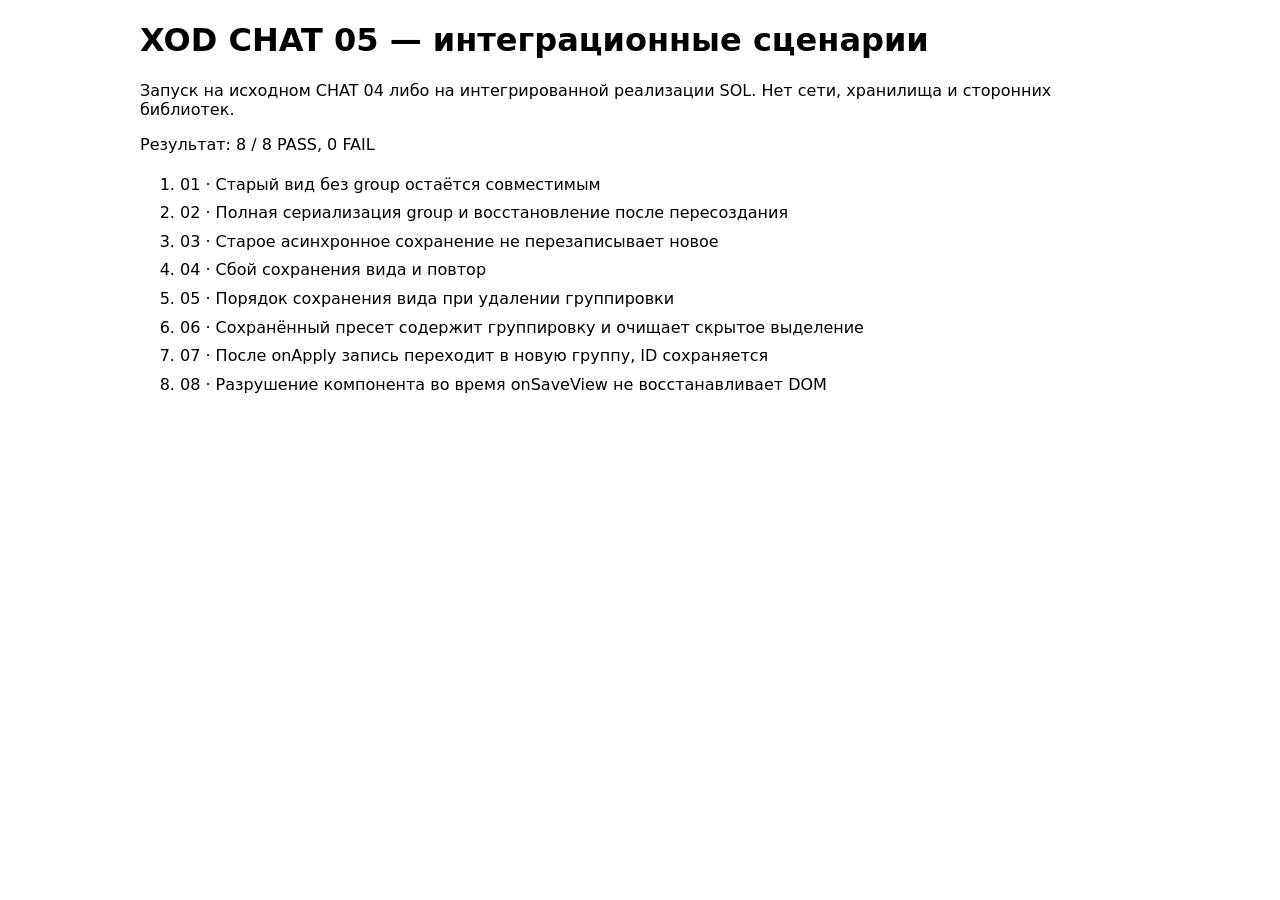
<file: ai-workspace/submissions/chat-05/integration-gate.html>
<!doctype html>
<html lang="ru">
<head>
<meta charset="utf-8">
<meta name="viewport" content="width=device-width,initial-scale=1">
<title>XOD CHAT 05 — интеграционный gate настроек YouTube</title>
<link rel="stylesheet" href="../chat-04/xod-youtube-table300.css">
<style>
:root{color-scheme:light dark;font-family:system-ui,sans-serif}
body{max-width:1000px;margin:1rem auto;padding:0 1rem;color:CanvasText;background:Canvas}
#results li{padding:.3rem 0}#results li[data-status="FAIL"]{color:#b33}
#fixture{position:fixed;left:-9999px;top:0;width:700px}
</style>
</head>
<body>
<h1>XOD CHAT 05 — интеграционные сценарии</h1>
<p>Запуск на исходном CHAT 04 либо на интегрированной реализации SOL. Нет сети, хранилища и сторонних библиотек.</p>
<p id="summary" data-status="RUNNING">Выполняется...</p>
<ol id="results"></ol>
<div id="fixture"></div>
<script src="../chat-04/xod-youtube-table300.js"></script>
<script>
(async function(){
'use strict';
const root=document.getElementById('fixture');
const fields=[
 {key:'category',label:'Категория',types:['video','channel','playlist'],options:[{value:'inbox',label:'Входящие'},{value:'favorite',label:'Избранное'}]},
 {key:'watched',label:'Просмотрено',types:['video'],options:[{value:'no',label:'Нет'},{value:'yes',label:'Да'}]},
 {key:'subscribed',label:'Подписка',types:['channel'],options:[{value:'no',label:'Нет'},{value:'yes',label:'Да'}]},
 {key:'sorting',label:'Сортировка',types:['playlist'],options:[{value:'new',label:'Новые'},{value:'old',label:'Старые'}]}
];
const records=[
 {id:'V1',type:'video',title:'Видео <svg onload=alert(1)>',values:{category:'inbox',watched:'no'}},
 {id:'V2',type:'video',title:'Видео 2',values:{category:'inbox',watched:'yes'}},
 {id:'C1',type:'channel',title:'Канал 1',values:{category:'favorite',subscribed:'no'}},
 {id:'P1',type:'playlist',title:'Плейлист 1',values:{category:'favorite',sorting:'new'}}
];
const clone=x=>JSON.parse(JSON.stringify(x));
const tick=()=>new Promise(r=>setTimeout(r,0));
async function settle(){await tick();await tick();await tick();}
function assert(cond,message){if(!cond)throw Error(message);}
function mount(config={}){root.replaceChildren();return window.mountYoutubeTable300(root,{entries:clone(records),fields,onApply:async()=>({entries:clone(records),applied:0,skipped:0,failed:0}),...config});}
function changeGroup(key){const n=root.querySelector('.yt-table300__grouping-field');assert(n,'Group selector missing');n.value=key;n.dispatchEvent(new Event('change',{bubbles:true}));}
function changeDirection(dir){const n=root.querySelector('.yt-table300__grouping-direction');assert(n,'Direction selector missing');n.value=dir;n.dispatchEvent(new Event('change',{bubbles:true}));}
function checkbox(id){return [...root.querySelectorAll('.yt-table300__row-select')].find(n=>n.dataset.entryId===id);}
function groupLabels(){return [...root.querySelectorAll('.yt-table300__group-name')].map(n=>n.textContent);}
let ran=0,failed=0;
const cases=[
 ['01 · Старый вид без group остаётся совместимым',async()=>{
  const prior={filter:null,sort:[]},old=JSON.stringify(prior);
  const inst=mount({view:prior});
  assert(root.querySelectorAll('.yt-table300__group-header').length===0,'Добавились группы в старом виде');
  assert(root.querySelectorAll('.yt-table300__row').length===4,'Потеряны записи');
  assert(JSON.stringify(prior)===old,'Мутировали исходный вид');inst.destroy();
 }],
 ['02 · Полная сериализация group и восстановление после пересоздания',async()=>{
  let saved={filter:null,sort:[]};
  const onSaveView=async v=>{saved=clone(v);};
  let inst=mount({view:clone(saved),onSaveView});
  changeGroup('watched');changeDirection('desc');await settle();
  assert(saved.group.key==='watched'&&saved.group.dir==='desc','Не сохранена группа');
  inst.destroy();inst=mount({view:clone(saved),onSaveView});
  assert(root.querySelector('.yt-table300__grouping-field').value==='watched','Вид не восстановлен');
  assert(root.querySelector('.yt-table300__grouping-direction').value==='desc','Направление не восстановлено');
  assert(groupLabels().join('|')==='Да|Нет|Неприменимо','Группы после восстановления неверны');inst.destroy();
 }],
 ['03 · Старое асинхронное сохранение не перезаписывает новое',async()=>{
  const writes=[],resolvers=[];let stored=null;
  const onSaveView=v=>new Promise(resolve=>{writes.push(clone(v));resolvers.push(()=>{stored=clone(v);resolve();});});
  const inst=mount({onSaveView});
  changeGroup('watched');changeDirection('desc');await settle();
  assert(writes.length===1,'Сохранения идут одновременно');
  resolvers.shift()();await settle();
  assert(writes.length===2,'Последняя редакция не была записана');
  resolvers.shift()();await settle();
  assert(stored.group.dir==='desc','Старое значение перезаписало новое');
  assert(root.querySelector('.yt-table300__view-status').textContent.includes('сохранены'),'Нет подтверждения записи');inst.destroy();
 }],
 ['04 · Сбой сохранения вида и повтор',async()=>{
  let tries=0,saved;
  const inst=mount({onSaveView:async v=>{tries++;if(tries===1)throw Error('Запись недоступна <FAIL>');saved=clone(v);}});
  changeGroup('watched');await settle();
  assert(root.querySelector('.yt-table300__view-status').textContent.includes('Запись недоступна'),'Ошибка не показана');
  assert(root.querySelector('.yt-table300__view-retry').hidden===false,'Нет повтора');
  assert(root.querySelector('.yt-table300__view-status').querySelector('FAIL')===null,'HTML-инъекция в ошибке');
  root.querySelector('.yt-table300__view-retry').click();await settle();
  assert(tries===2&&saved.group.key==='watched','Повтор не сохранил вид');inst.destroy();
 }],
 ['05 · Порядок сохранения вида при удалении группировки',async()=>{
  const writes=[];const inst=mount({onSaveView:async v=>{writes.push(clone(v));}});
  changeGroup('watched');await settle();changeGroup('');await settle();
  assert(writes.length===2&&writes[1].group===null,'Не записано group:null');
  assert(root.querySelectorAll('.yt-table300__group-header').length===0,'Группировка не снята');inst.destroy();
 }],
 ['06 · Сохранённый пресет содержит группировку и очищает скрытое выделение',async()=>{
  const saved=[];
  const inst=mount({onSaveView:async v=>saved.push(clone(v)),presets:[
   {id:'p1',name:'Только просмотрено',view:{filter:{op:'and',children:[{key:'watched',op:'eq',value:'yes'}]},sort:[],group:{key:'watched',dir:'asc'}}}
  ],onChangePreset:async()=>[]});
  checkbox('V1').click();assert(checkbox('V1').checked,'Не выбрана начальная строка');
  const sel=root.querySelector('.yt-table300__preset-select');sel.value='p1';sel.dispatchEvent(new Event('change',{bubbles:true}));
  root.querySelector('.yt-table300__preset-apply').click();await settle();
  assert(checkbox('V1')===undefined,'Скрытая запись осталась выделенной/видимой');
  assert(checkbox('V2')&&groupLabels().join('|')==='Да','Пресет не перестроил таблицу');
  assert(root.querySelector('.yt-table300__selection').textContent.includes('0 из 1'),'Скрытое выделение не сброшено');
  assert(saved.at(-1).group.key==='watched','Не сохранена группа из пресета');inst.destroy();
 }],
 ['07 · После onApply запись переходит в новую группу, ID сохраняется',async()=>{
  let current=clone(records),received;
  const inst=mount({entries:current,view:{filter:null,sort:[],group:{key:'watched',dir:'asc'}},onApply:async op=>{
   received=op;current=current.map(e=>op.ids.includes(e.id)&&e.type==='video' ? {...e,values:{...e.values,watched:op.value}}:e);
   return {entries:clone(current),applied:op.ids.length,skipped:0,failed:0};
  }});
  checkbox('V1').click();
  const property=root.querySelector('.yt-table300__field');
  property.value=[...property.options].find(o=>o.dataset.fieldKey==='watched').value;
  property.dispatchEvent(new Event('change',{bubbles:true}));
  const value=root.querySelector('.yt-table300__value');value.value=[...value.options].find(o=>o.dataset.rawValue==='yes').value;
  value.dispatchEvent(new Event('change',{bubbles:true}));
  root.querySelector('form').dispatchEvent(new Event('submit',{bubbles:true,cancelable:true}));await settle();
  assert(received.ids.join()==='V1'&&current[0].values.watched==='yes','Сохранение неверно');
  assert(groupLabels().join('|')==='Да|Неприменимо','Не пересчитаны группы после правки');
  assert(checkbox('V1').checked,'Выделение ID потеряно');inst.destroy();
 }],
 ['08 · Разрушение компонента во время onSaveView не восстанавливает DOM',async()=>{
  let finish;const gate=new Promise(resolve=>finish=resolve);
  const inst=mount({onSaveView:()=>gate});
  changeGroup('watched');await tick();
  inst.destroy();finish();await settle();
  assert(root.childNodes.length===0,'DOM восстановлен после destroy()');
 }]
];
for(const [name,test] of cases){const li=document.createElement('li');li.textContent=name;document.getElementById('results').appendChild(li);try{await test();li.dataset.status='PASS';ran++;}catch(e){li.dataset.status='FAIL';li.textContent=name+' — '+e.message;failed++;}finally{root.replaceChildren();}}
const summary=document.getElementById('summary');summary.textContent=`Результат: ${ran} / ${cases.length} PASS, ${failed} FAIL`;summary.dataset.status=failed?'FAIL':'PASS';
})();
</script>
</body></html>
</file>
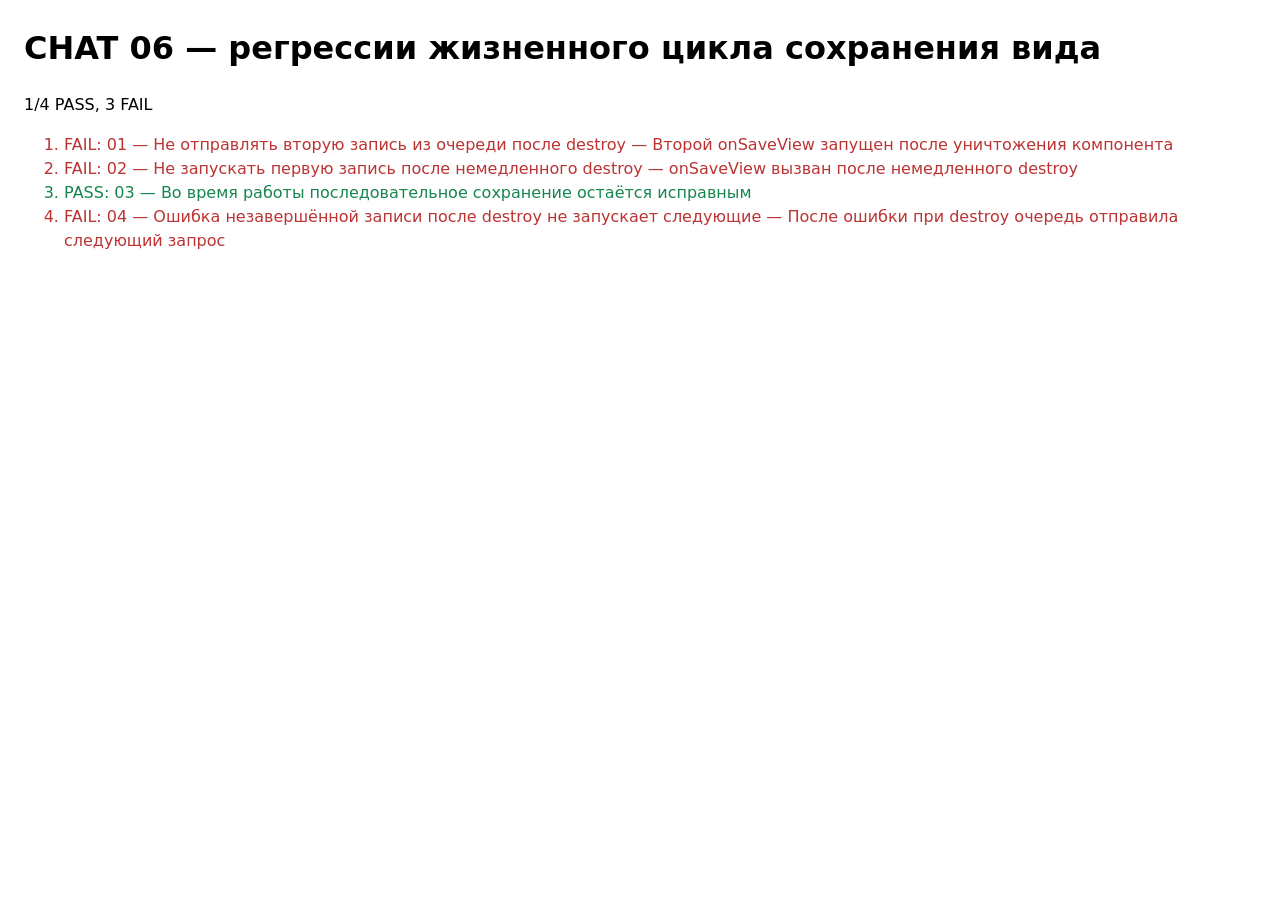
<file: ai-workspace/submissions/chat-06/saveview-after-destroy.html>
<!doctype html><html lang="ru"><head><meta charset="utf-8"><meta name="viewport" content="width=device-width, initial-scale=1"><title>XOD CHAT 06 — очередь сохранения после destroy</title><style>body{font:16px/1.5 system-ui,sans-serif;margin:1.5rem;color:CanvasText;background:Canvas}#fixture{position:fixed;left:-300vw;top:0;width:900px}li[data-status="FAIL"]{color:#b33}li[data-status="PASS"]{color:#16854f}</style></head><body>
<h1>CHAT 06 — регрессии жизненного цикла сохранения вида</h1><p id="summary" data-status="RUNNING">Проверка выполняется…</p><ol id="results"></ol><div id="fixture"></div>
<!-- Replace this path with SOL's actual component path for integration testing. -->
<script src="../chat-04/xod-youtube-table300.js"></script>
<script>
(async function(){
'use strict';
const root=document.getElementById('fixture');
const fields=[{key:'seen',label:'Просмотрено',types:['video'],options:[{value:'no',label:'Нет'},{value:'yes',label:'Да'}]}];
const entries=[{id:'V1',type:'video',title:'Видео',values:{seen:'no'}}];
const tick=()=>new Promise(r=>setTimeout(r,0));
const flush=async()=>{await tick();await tick();await tick()};
function assert(condition,message){if(!condition)throw Error(message)}
function mount(onSaveView){root.replaceChildren();return window.mountYoutubeTable300(root,{entries,fields,onApply:async()=>({entries,applied:0,skipped:0,failed:0}),onSaveView})}
function setGroup(){const el=root.querySelector('.yt-table300__grouping-field');el.value='seen';el.dispatchEvent(new Event('change',{bubbles:true}))}
function setDir(value){const el=root.querySelector('.yt-table300__grouping-direction');el.value=value;el.dispatchEvent(new Event('change',{bubbles:true}))}
let passed=0,failed=0;
const cases=[
 ['01 — Не отправлять вторую запись из очереди после destroy',async()=>{
   const calls=[],pending=[];const inst=mount(v=>new Promise(resolve=>{calls.push(JSON.parse(JSON.stringify(v)));pending.push(resolve)}));
   setGroup();await flush();setDir('desc');await flush();
   assert(calls.length===1,'Пока первая запись не завершена, вторая должна ожидать');
   inst.destroy();pending.shift()();await flush();
   assert(calls.length===1,'Второй onSaveView запущен после уничтожения компонента');
 }],
 ['02 — Не запускать первую запись после немедленного destroy',async()=>{
   let count=0;const inst=mount(()=>{count++;return Promise.resolve()});
   setGroup();inst.destroy();await flush();
   assert(count===0,'onSaveView вызван после немедленного destroy');
 }],
 ['03 — Во время работы последовательное сохранение остаётся исправным',async()=>{
   const calls=[],pending=[];const inst=mount(v=>new Promise(resolve=>{calls.push(JSON.parse(JSON.stringify(v)));pending.push(resolve)}));
   setGroup();await flush();setDir('desc');await flush();
   assert(calls.length===1,'Два сохранения идут одновременно');
   pending.shift()();await flush();
   assert(calls.length===2&&calls[1].group.dir==='desc','Последняя настройка не попала в очередь');
   pending.shift()();await flush();
   assert(root.querySelector('.yt-table300__view-status').textContent.includes('сохранены'),'Нет подтверждения последнего сохранения');
   inst.destroy();
 }],
 ['04 — Ошибка незавершённой записи после destroy не запускает следующие',async()=>{
   const calls=[],pending=[];const inst=mount(v=>new Promise((resolve,reject)=>{calls.push(v);pending.push({resolve,reject})}));
   setGroup();await flush();setDir('desc');await flush();
   inst.destroy();pending.shift().reject(new Error('Сбой хранилища'));await flush();
   assert(calls.length===1,'После ошибки при destroy очередь отправила следующий запрос');
   assert(root.children.length===0,'destroy не очистил root');
 }]
];
for(const [title,test] of cases){const li=document.createElement('li');try{await test();li.dataset.status='PASS';li.textContent='PASS: '+title;passed++}catch(e){li.dataset.status='FAIL';li.textContent='FAIL: '+title+' — '+e.message;failed++}document.getElementById('results').appendChild(li)}
const summary=document.getElementById('summary');summary.dataset.status=failed?'FAIL':'PASS';summary.textContent=`${passed}/${cases.length} PASS, ${failed} FAIL`;
})();
</script></body></html>
</file>
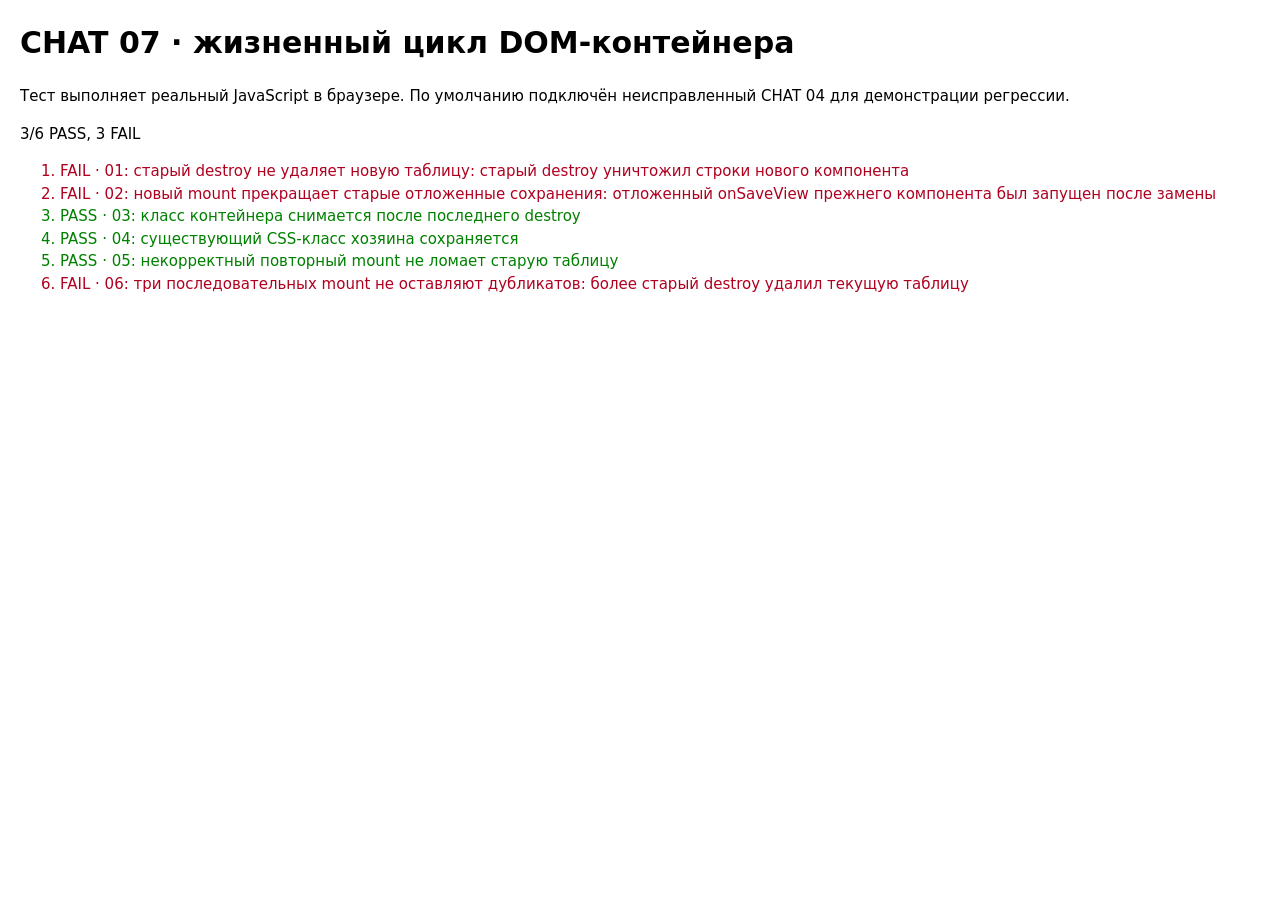
<file: ai-workspace/submissions/chat-07/remount-lifecycle.html>
<!doctype html>
<html lang="ru"><head><meta charset="utf-8"><meta name="viewport" content="width=device-width,initial-scale=1">
<title>XOD CHAT 07 · повторное монтирование</title>
<style>body{font:15px/1.5 system-ui,sans-serif;margin:20px}li[data-status=PASS]{color:green}li[data-status=FAIL]{color:#b00020}#fixture{max-width:900px}</style></head>
<body><h1>CHAT 07 · жизненный цикл DOM-контейнера</h1><p>Тест выполняет реальный JavaScript в браузере. По умолчанию подключён неисправленный CHAT 04 для демонстрации регрессии.</p>
<p id="summary" data-status="RUNNING">Выполняется…</p><ol id="results"></ol><div id="fixture"></div>
<script src="../chat-04/xod-youtube-table300.js"></script>
<script>
(async function () {
 'use strict';
 const $=sel=>document.querySelector(sel);
 const results=$('#results'); let passed=0,failed=0;
 function assert(ok,message){if(!ok)throw new Error(message)}
 function config(extra={}){return {entries:[{id:'v1',type:'video',title:'Видео 1',values:{category:'inbox'}}],fields:[{key:'category',label:'Категория',types:['video'],options:[{value:'inbox',label:'Входящие'},{value:'saved',label:'Сохранено'}]}],onApply:async ({ids,key,value})=>({entries:[{id:'v1',type:'video',title:'Видео 1',values:{category:value}}],applied:ids.length,skipped:0,failed:0}),...extra}}
 const root=$('#fixture');
 async function test(name,callback){root.replaceChildren();root.className='';try{await callback();passed++;const li=document.createElement('li');li.dataset.status='PASS';li.textContent='PASS · '+name;results.append(li)}catch(e){failed++;const li=document.createElement('li');li.dataset.status='FAIL';li.textContent='FAIL · '+name+': '+e.message;results.append(li)}finally{root.replaceChildren();root.className=''}}
 async function tick(){await Promise.resolve();await Promise.resolve()}
 await test('01: старый destroy не удаляет новую таблицу',async()=>{
  const older=mountYoutubeTable300(root,config());const newer=mountYoutubeTable300(root,config());
  older.destroy();assert(root.querySelectorAll('.yt-table300__row').length===1,'старый destroy уничтожил строки нового компонента');
  assert(root.querySelectorAll('.yt-table300__heading').length===1,'новый компонент исчез');newer.destroy();
 });
 await test('02: новый mount прекращает старые отложенные сохранения',async()=>{
  let oldWrites=0;const older=mountYoutubeTable300(root,config({onSaveView:()=>{oldWrites++}}));
  const group=root.querySelector('.yt-table300__grouping-field');group.value='category';group.dispatchEvent(new Event('change',{bubbles:true}));
  const newer=mountYoutubeTable300(root,config());await tick();
  assert(oldWrites===0,'отложенный onSaveView прежнего компонента был запущен после замены');
  assert(root.querySelectorAll('.yt-table300__row').length===1,'новый компонент не работает');
  older.destroy();newer.destroy();
 });
 await test('03: класс контейнера снимается после последнего destroy',async()=>{
  const older=mountYoutubeTable300(root,config());const newer=mountYoutubeTable300(root,config());
  older.destroy();newer.destroy();
  assert(root.children.length===0,'после destroy остались узлы');
  assert(!root.classList.contains('yt-table300'),'утечка класса после уничтожения новой таблицы');
 });
 await test('04: существующий CSS-класс хозяина сохраняется',async()=>{
  root.classList.add('yt-table300');const a=mountYoutubeTable300(root,config());const b=mountYoutubeTable300(root,config());a.destroy();b.destroy();
  assert(root.children.length===0,'после destroy остались узлы');assert(root.classList.contains('yt-table300'),'удалён класс, который был задан хостом');
 });
 await test('05: некорректный повторный mount не ломает старую таблицу',async()=>{
  const old=mountYoutubeTable300(root,config());
  let thrown=false;try{mountYoutubeTable300(root,{entries:[],fields:[]})}catch(e){thrown=true}
  assert(thrown,'отсутствие обязательного onApply не вызвало ошибку');
  assert(root.querySelectorAll('.yt-table300__row').length===1,'исходная таблица уничтожена после неудачного mount');old.destroy();
 });
 await test('06: три последовательных mount не оставляют дубликатов',async()=>{
  const a=mountYoutubeTable300(root,config());const b=mountYoutubeTable300(root,config());const c=mountYoutubeTable300(root,config());
  a.destroy();b.destroy();assert(root.querySelectorAll('.yt-table300__row').length===1,'более старый destroy удалил текущую таблицу');
  assert(root.querySelectorAll('.yt-table300__view').length===1,'панелей вида больше одной');c.destroy();assert(root.children.length===0,'не очистилось');
 });
 const summary=$('#summary');summary.dataset.status=failed?'FAIL':'PASS';summary.textContent=`${passed}/6 PASS, ${failed} FAIL`;
})().catch(e=>{const summary=document.querySelector('#summary');summary.dataset.status='FAIL';summary.textContent='Непойманная ошибка: '+e.message})
</script></body></html>
</file>
<file: ai-workspace/submissions/chat-01/xod-youtube-table300.css>
/* Scoped styles. All typography and foreground color inherit from the host XOD UI. */
.yt-table300 {
  box-sizing: border-box;
  width: 100%;
  max-width: 100%;
  min-width: 0;
  color: inherit;
  font: inherit;
  line-height: 1.45;
  --yt300-line: color-mix(in srgb, currentColor 22%, transparent);
  --yt300-tint: color-mix(in srgb, currentColor 6%, transparent);
  --yt300-hover: color-mix(in srgb, currentColor 10%, transparent);
}
.yt-table300 *, .yt-table300 *::before, .yt-table300 *::after { box-sizing: border-box; }
.yt-table300__heading { margin: 0 0 .35rem; font-size: 1.25em; font-weight: 700; }
.yt-table300__selection { margin: 0 0 .65rem; opacity: .85; }
.yt-table300__scroll {
  width: 100%;
  max-width: 100%;
  overflow-x: auto;
  border: 1px solid var(--yt300-line);
  border-radius: .55rem;
  scrollbar-width: thin;
}
.yt-table300__table {
  width: 100%;
  min-width: 43rem;
  border-collapse: separate;
  border-spacing: 0;
  font: inherit;
  color: inherit;
  text-align: left;
}
.yt-table300__caption {
  position: absolute;
  width: 1px;
  height: 1px;
  overflow: hidden;
  clip: rect(0, 0, 0, 0);
  white-space: nowrap;
}
.yt-table300__table th, .yt-table300__table td {
  padding: .65rem .7rem;
  border-bottom: 1px solid var(--yt300-line);
  vertical-align: middle;
  min-width: 5rem;
}
.yt-table300__table th:first-child, .yt-table300__table td:first-child {
  min-width: 3rem;
  width: 3rem;
  text-align: center;
}
.yt-table300__table thead th { font-weight: 650; background: var(--yt300-tint); white-space: nowrap; }
.yt-table300__table tbody tr:last-child > * { border-bottom: 0; }
.yt-table300__table tbody tr:hover { background: var(--yt300-hover); }
.yt-table300__title { min-width: 11rem !important; max-width: 26rem; overflow-wrap: anywhere; font-weight: 600; }
.yt-table300__type { white-space: nowrap; }
.yt-table300__cell { overflow-wrap: anywhere; }
.yt-table300__cell--na { background: var(--yt300-tint); opacity: .62; text-align: center; }
.yt-table300__cell--empty { opacity: .72; font-style: italic; }
.yt-table300__na-symbol { font-weight: 700; }
.yt-table300__check-label { display: inline-flex; align-items: center; justify-content: center; cursor: pointer; }
.yt-table300 input[type="checkbox"] { width: 1.1rem; height: 1.1rem; margin: 0; accent-color: currentColor; }
.yt-table300__editor {
  margin-top: 1rem;
  padding: .85rem;
  border: 1px solid var(--yt300-line);
  border-radius: .55rem;
}
.yt-table300__editor-heading { margin: 0 0 .7rem; font-size: 1.05em; font-weight: 650; }
.yt-table300__controls {
  display: grid;
  grid-template-columns: minmax(0,1fr) minmax(0,1fr) auto;
  gap: .7rem;
  align-items: end;
}
.yt-table300__control { display: flex; flex-direction: column; min-width: 0; gap: .3rem; font-size: .94em; }
.yt-table300__field, .yt-table300__value, .yt-table300__apply {
  width: 100%;
  min-width: 0;
  min-height: 2.45rem;
  padding: .4rem .6rem;
  color: inherit;
  font: inherit;
  border: 1px solid var(--yt300-line);
  border-radius: .4rem;
}
.yt-table300__field, .yt-table300__value { background-color: transparent; }
.yt-table300__field option, .yt-table300__value option, .yt-table300 optgroup {
  color: CanvasText;
  background-color: Canvas;
}
.yt-table300__apply { width: auto; min-width: 7.6rem; background: var(--yt300-tint); cursor: pointer; font-weight: 650; }
.yt-table300__apply:hover:not(:disabled) { background: var(--yt300-hover); }
.yt-table300 button:disabled, .yt-table300 select:disabled, .yt-table300 input:disabled { opacity: .5; cursor: not-allowed; }
.yt-table300 :is(input, select, button, .yt-table300__scroll):focus-visible {
  outline: 2px solid currentColor;
  outline-offset: 2px;
}
.yt-table300__hint, .yt-table300__progress { margin: .7rem 0 0; font-size: .91em; opacity: .8; }
.yt-table300__progress:empty, .yt-table300__error:empty { display: none; }
.yt-table300__feedback { margin-top: .85rem; border-top: 1px solid var(--yt300-line); padding-top: .7rem; }
.yt-table300__feedback[hidden] { display: none; }
.yt-table300__feedback-title { margin: 0 0 .55rem; font-weight: 650; }
.yt-table300__stats { display: flex; flex-wrap: wrap; gap: .55rem; }
.yt-table300__stat {
  display: inline-flex;
  flex-wrap: wrap;
  align-items: baseline;
  gap: .45rem;
  border: 1px solid var(--yt300-line);
  border-radius: .4rem;
  padding: .4rem .65rem;
  background: var(--yt300-tint);
}
.yt-table300__stat-label { font-size: .88em; opacity: .8; }
.yt-table300__stat strong { font-variant-numeric: tabular-nums; }
.yt-table300__error { margin: .6rem 0 0; overflow-wrap: anywhere; }
.yt-table300__sr-only {
  position: absolute !important;
  width: 1px !important;
  height: 1px !important;
  padding: 0 !important;
  margin: -1px !important;
  overflow: hidden !important;
  clip: rect(0,0,0,0) !important;
  white-space: nowrap !important;
  border: 0 !important;
}
@media (max-width: 680px) {
  .yt-table300__controls { grid-template-columns: minmax(0, 1fr); }
  .yt-table300__apply { width: 100%; }
  .yt-table300__editor { padding: .65rem; }
}
</file>
<file: ai-workspace/submissions/chat-02/xod-youtube-table300.css>
/* Scoped styles. All typography and foreground color inherit from the host XOD UI. */
.yt-table300 {
  box-sizing: border-box;
  width: 100%;
  max-width: 100%;
  min-width: 0;
  color: inherit;
  font: inherit;
  line-height: 1.45;
  --yt300-line: color-mix(in srgb, currentColor 22%, transparent);
  --yt300-tint: color-mix(in srgb, currentColor 6%, transparent);
  --yt300-hover: color-mix(in srgb, currentColor 10%, transparent);
}
.yt-table300 *, .yt-table300 *::before, .yt-table300 *::after { box-sizing: border-box; }
.yt-table300__heading { margin: 0 0 .35rem; font-size: 1.25em; font-weight: 700; }
.yt-table300__selection { margin: 0 0 .65rem; opacity: .85; }
.yt-table300__scroll {
  width: 100%;
  max-width: 100%;
  overflow-x: auto;
  border: 1px solid var(--yt300-line);
  border-radius: .55rem;
  scrollbar-width: thin;
}
.yt-table300__table {
  width: 100%;
  min-width: 43rem;
  border-collapse: separate;
  border-spacing: 0;
  font: inherit;
  color: inherit;
  text-align: left;
}
.yt-table300__caption {
  position: absolute;
  width: 1px;
  height: 1px;
  overflow: hidden;
  clip: rect(0, 0, 0, 0);
  white-space: nowrap;
}
.yt-table300__table th, .yt-table300__table td {
  padding: .65rem .7rem;
  border-bottom: 1px solid var(--yt300-line);
  vertical-align: middle;
  min-width: 5rem;
}
.yt-table300__table th:first-child, .yt-table300__table td:first-child {
  min-width: 3rem;
  width: 3rem;
  text-align: center;
}
.yt-table300__table thead th { font-weight: 650; background: var(--yt300-tint); white-space: nowrap; }
.yt-table300__table tbody tr:last-child > * { border-bottom: 0; }
.yt-table300__table tbody tr:hover { background: var(--yt300-hover); }
.yt-table300__title { min-width: 11rem !important; max-width: 26rem; overflow-wrap: anywhere; font-weight: 600; }
.yt-table300__type { white-space: nowrap; }
.yt-table300__cell { overflow-wrap: anywhere; }
.yt-table300__cell--na { background: var(--yt300-tint); opacity: .62; text-align: center; }
.yt-table300__cell--empty { opacity: .72; font-style: italic; }
.yt-table300__na-symbol { font-weight: 700; }
.yt-table300__check-label { display: inline-flex; align-items: center; justify-content: center; cursor: pointer; }
.yt-table300 input[type="checkbox"] { width: 1.1rem; height: 1.1rem; margin: 0; accent-color: currentColor; }
.yt-table300__editor {
  margin-top: 1rem;
  padding: .85rem;
  border: 1px solid var(--yt300-line);
  border-radius: .55rem;
}
.yt-table300__editor-heading { margin: 0 0 .7rem; font-size: 1.05em; font-weight: 650; }
.yt-table300__controls {
  display: grid;
  grid-template-columns: minmax(0,1fr) minmax(0,1fr) auto;
  gap: .7rem;
  align-items: end;
}
.yt-table300__control { display: flex; flex-direction: column; min-width: 0; gap: .3rem; font-size: .94em; }
.yt-table300__field, .yt-table300__value, .yt-table300__apply {
  width: 100%;
  min-width: 0;
  min-height: 2.45rem;
  padding: .4rem .6rem;
  color: inherit;
  font: inherit;
  border: 1px solid var(--yt300-line);
  border-radius: .4rem;
}
.yt-table300__field, .yt-table300__value { background-color: transparent; }
.yt-table300__field option, .yt-table300__value option, .yt-table300 optgroup {
  color: CanvasText;
  background-color: Canvas;
}
.yt-table300__apply { width: auto; min-width: 7.6rem; background: var(--yt300-tint); cursor: pointer; font-weight: 650; }
.yt-table300__apply:hover:not(:disabled) { background: var(--yt300-hover); }
.yt-table300 button:disabled, .yt-table300 select:disabled, .yt-table300 input:disabled { opacity: .5; cursor: not-allowed; }
.yt-table300 :is(input, select, button, .yt-table300__scroll):focus-visible {
  outline: 2px solid currentColor;
  outline-offset: 2px;
}
.yt-table300__hint, .yt-table300__progress { margin: .7rem 0 0; font-size: .91em; opacity: .8; }
.yt-table300__progress:empty, .yt-table300__error:empty { display: none; }
.yt-table300__feedback { margin-top: .85rem; border-top: 1px solid var(--yt300-line); padding-top: .7rem; }
.yt-table300__feedback[hidden] { display: none; }
.yt-table300__feedback-title { margin: 0 0 .55rem; font-weight: 650; }
.yt-table300__stats { display: flex; flex-wrap: wrap; gap: .55rem; }
.yt-table300__stat {
  display: inline-flex;
  flex-wrap: wrap;
  align-items: baseline;
  gap: .45rem;
  border: 1px solid var(--yt300-line);
  border-radius: .4rem;
  padding: .4rem .65rem;
  background: var(--yt300-tint);
}
.yt-table300__stat-label { font-size: .88em; opacity: .8; }
.yt-table300__stat strong { font-variant-numeric: tabular-nums; }
.yt-table300__error { margin: .6rem 0 0; overflow-wrap: anywhere; }
.yt-table300__sr-only {
  position: absolute !important;
  width: 1px !important;
  height: 1px !important;
  padding: 0 !important;
  margin: -1px !important;
  overflow: hidden !important;
  clip: rect(0,0,0,0) !important;
  white-space: nowrap !important;
  border: 0 !important;
}
@media (max-width: 680px) {
  .yt-table300__controls { grid-template-columns: minmax(0, 1fr); }
  .yt-table300__apply { width: 100%; }
  .yt-table300__editor { padding: .65rem; }
}

/* CHAT 02: View settings. Scope never escapes the component root. */
.yt-table300__view {
  border: 1px solid var(--yt300-line);
  border-radius: .55rem;
  margin: .4rem 0 .8rem;
  background: var(--yt300-tint);
  min-width: 0;
}
.yt-table300__view-summary { padding: .6rem .8rem; cursor: pointer; font-weight: 650; }
.yt-table300__view-content { padding: 0 .8rem .8rem; min-width: 0; }
.yt-table300__view-title { font-size: 1em; font-weight: 650; margin: .65rem 0 .5rem; }
.yt-table300__view-empty { margin: .4rem 0; opacity: .76; }
.yt-table300__group {
  padding: .65rem;
  margin: .45rem 0;
  border: 1px solid var(--yt300-line);
  border-inline-start: .22rem solid currentColor;
  border-radius: .4rem;
  min-width: 0;
}
.yt-table300__group .yt-table300__group { margin-inline-start: .55rem; }
.yt-table300__group-label { font-size: .88em; opacity: .9; font-weight: 600; }
.yt-table300__view-row {
  display: flex;
  align-items: center;
  flex-wrap: wrap;
  gap: .4rem;
  margin: .4rem 0;
  min-width: 0;
}
.yt-table300__view select, .yt-table300__view-button, .yt-table300__view-retry {
  font: inherit;
  color: inherit;
  min-width: 0;
  min-height: 2.25rem;
  max-width: 100%;
  border: 1px solid var(--yt300-line);
  border-radius: .4rem;
  padding: .35rem .5rem;
}
.yt-table300__view select { flex: 1 1 9rem; background: Canvas; color: CanvasText; }
.yt-table300__view button { background: var(--yt300-tint); cursor: pointer; }
.yt-table300__view button:hover:not(:disabled) { background: var(--yt300-hover); }
.yt-table300__view-status { margin: .6rem 0 0; overflow-wrap: anywhere; font-size: .92em; }
.yt-table300__view-status:empty { display: none; }
.yt-table300__view-retry { margin-top: .35rem; }
.yt-table300__view-retry[hidden] { display: none; }
.yt-table300__rule-key, .yt-table300__sort-key { flex: 2 1 11rem !important; }
.yt-table300__rule-operator, .yt-table300__sort-dir { flex: 1 1 9rem !important; }
@media (max-width: 680px) {
 .yt-table300__view-content { padding: 0 .5rem .6rem; }
 .yt-table300__group { padding: .4rem; }
 .yt-table300__group .yt-table300__group { margin-inline-start: .3rem; }
 .yt-table300__view-row > select { flex: 1 1 100%; }
 .yt-table300__view-row > button { flex: 1 1 auto; }
}

/* End CHAT 02 style bundle */
</file>
<file: ai-workspace/submissions/chat-03/xod-youtube-table300.css>
/* Scoped styles. All typography and foreground color inherit from the host XOD UI. */
.yt-table300 {
  box-sizing: border-box;
  width: 100%;
  max-width: 100%;
  min-width: 0;
  color: inherit;
  font: inherit;
  line-height: 1.45;
  --yt300-line: color-mix(in srgb, currentColor 22%, transparent);
  --yt300-tint: color-mix(in srgb, currentColor 6%, transparent);
  --yt300-hover: color-mix(in srgb, currentColor 10%, transparent);
}
.yt-table300 *, .yt-table300 *::before, .yt-table300 *::after { box-sizing: border-box; }
.yt-table300__heading { margin: 0 0 .35rem; font-size: 1.25em; font-weight: 700; }
.yt-table300__selection { margin: 0 0 .65rem; opacity: .85; }
.yt-table300__scroll {
  width: 100%;
  max-width: 100%;
  overflow-x: auto;
  border: 1px solid var(--yt300-line);
  border-radius: .55rem;
  scrollbar-width: thin;
}
.yt-table300__table {
  width: 100%;
  min-width: 43rem;
  border-collapse: separate;
  border-spacing: 0;
  font: inherit;
  color: inherit;
  text-align: left;
}
.yt-table300__caption {
  position: absolute;
  width: 1px;
  height: 1px;
  overflow: hidden;
  clip: rect(0, 0, 0, 0);
  white-space: nowrap;
}
.yt-table300__table th, .yt-table300__table td {
  padding: .65rem .7rem;
  border-bottom: 1px solid var(--yt300-line);
  vertical-align: middle;
  min-width: 5rem;
}
.yt-table300__table th:first-child, .yt-table300__table td:first-child {
  min-width: 3rem;
  width: 3rem;
  text-align: center;
}
.yt-table300__table thead th { font-weight: 650; background: var(--yt300-tint); white-space: nowrap; }
.yt-table300__table tbody tr:last-child > * { border-bottom: 0; }
.yt-table300__table tbody tr:hover { background: var(--yt300-hover); }
.yt-table300__title { min-width: 11rem !important; max-width: 26rem; overflow-wrap: anywhere; font-weight: 600; }
.yt-table300__type { white-space: nowrap; }
.yt-table300__cell { overflow-wrap: anywhere; }
.yt-table300__cell--na { background: var(--yt300-tint); opacity: .62; text-align: center; }
.yt-table300__cell--empty { opacity: .72; font-style: italic; }
.yt-table300__na-symbol { font-weight: 700; }
.yt-table300__check-label { display: inline-flex; align-items: center; justify-content: center; cursor: pointer; }
.yt-table300 input[type="checkbox"] { width: 1.1rem; height: 1.1rem; margin: 0; accent-color: currentColor; }
.yt-table300__editor {
  margin-top: 1rem;
  padding: .85rem;
  border: 1px solid var(--yt300-line);
  border-radius: .55rem;
}
.yt-table300__editor-heading { margin: 0 0 .7rem; font-size: 1.05em; font-weight: 650; }
.yt-table300__controls {
  display: grid;
  grid-template-columns: minmax(0,1fr) minmax(0,1fr) auto;
  gap: .7rem;
  align-items: end;
}
.yt-table300__control { display: flex; flex-direction: column; min-width: 0; gap: .3rem; font-size: .94em; }
.yt-table300__field, .yt-table300__value, .yt-table300__apply {
  width: 100%;
  min-width: 0;
  min-height: 2.45rem;
  padding: .4rem .6rem;
  color: inherit;
  font: inherit;
  border: 1px solid var(--yt300-line);
  border-radius: .4rem;
}
.yt-table300__field, .yt-table300__value { background-color: transparent; }
.yt-table300__field option, .yt-table300__value option, .yt-table300 optgroup {
  color: CanvasText;
  background-color: Canvas;
}
.yt-table300__apply { width: auto; min-width: 7.6rem; background: var(--yt300-tint); cursor: pointer; font-weight: 650; }
.yt-table300__apply:hover:not(:disabled) { background: var(--yt300-hover); }
.yt-table300 button:disabled, .yt-table300 select:disabled, .yt-table300 input:disabled { opacity: .5; cursor: not-allowed; }
.yt-table300 :is(input, select, button, .yt-table300__scroll):focus-visible {
  outline: 2px solid currentColor;
  outline-offset: 2px;
}
.yt-table300__hint, .yt-table300__progress { margin: .7rem 0 0; font-size: .91em; opacity: .8; }
.yt-table300__progress:empty, .yt-table300__error:empty { display: none; }
.yt-table300__feedback { margin-top: .85rem; border-top: 1px solid var(--yt300-line); padding-top: .7rem; }
.yt-table300__feedback[hidden] { display: none; }
.yt-table300__feedback-title { margin: 0 0 .55rem; font-weight: 650; }
.yt-table300__stats { display: flex; flex-wrap: wrap; gap: .55rem; }
.yt-table300__stat {
  display: inline-flex;
  flex-wrap: wrap;
  align-items: baseline;
  gap: .45rem;
  border: 1px solid var(--yt300-line);
  border-radius: .4rem;
  padding: .4rem .65rem;
  background: var(--yt300-tint);
}
.yt-table300__stat-label { font-size: .88em; opacity: .8; }
.yt-table300__stat strong { font-variant-numeric: tabular-nums; }
.yt-table300__error { margin: .6rem 0 0; overflow-wrap: anywhere; }
.yt-table300__sr-only {
  position: absolute !important;
  width: 1px !important;
  height: 1px !important;
  padding: 0 !important;
  margin: -1px !important;
  overflow: hidden !important;
  clip: rect(0,0,0,0) !important;
  white-space: nowrap !important;
  border: 0 !important;
}
@media (max-width: 680px) {
  .yt-table300__controls { grid-template-columns: minmax(0, 1fr); }
  .yt-table300__apply { width: 100%; }
  .yt-table300__editor { padding: .65rem; }
}

/* CHAT 02: View settings. Scope never escapes the component root. */
.yt-table300__view {
  border: 1px solid var(--yt300-line);
  border-radius: .55rem;
  margin: .4rem 0 .8rem;
  background: var(--yt300-tint);
  min-width: 0;
}
.yt-table300__view-summary { padding: .6rem .8rem; cursor: pointer; font-weight: 650; }
.yt-table300__view-content { padding: 0 .8rem .8rem; min-width: 0; }
.yt-table300__view-title { font-size: 1em; font-weight: 650; margin: .65rem 0 .5rem; }
.yt-table300__view-empty { margin: .4rem 0; opacity: .76; }
.yt-table300__group {
  padding: .65rem;
  margin: .45rem 0;
  border: 1px solid var(--yt300-line);
  border-inline-start: .22rem solid currentColor;
  border-radius: .4rem;
  min-width: 0;
}
.yt-table300__group .yt-table300__group { margin-inline-start: .55rem; }
.yt-table300__group-label { font-size: .88em; opacity: .9; font-weight: 600; }
.yt-table300__view-row {
  display: flex;
  align-items: center;
  flex-wrap: wrap;
  gap: .4rem;
  margin: .4rem 0;
  min-width: 0;
}
.yt-table300__view select, .yt-table300__view-button, .yt-table300__view-retry {
  font: inherit;
  color: inherit;
  min-width: 0;
  min-height: 2.25rem;
  max-width: 100%;
  border: 1px solid var(--yt300-line);
  border-radius: .4rem;
  padding: .35rem .5rem;
}
.yt-table300__view select { flex: 1 1 9rem; background: Canvas; color: CanvasText; }
.yt-table300__view button { background: var(--yt300-tint); cursor: pointer; }
.yt-table300__view button:hover:not(:disabled) { background: var(--yt300-hover); }
.yt-table300__view-status { margin: .6rem 0 0; overflow-wrap: anywhere; font-size: .92em; }
.yt-table300__view-status:empty { display: none; }
.yt-table300__view-retry { margin-top: .35rem; }
.yt-table300__view-retry[hidden] { display: none; }
.yt-table300__rule-key, .yt-table300__sort-key { flex: 2 1 11rem !important; }
.yt-table300__rule-operator, .yt-table300__sort-dir { flex: 1 1 9rem !important; }
@media (max-width: 680px) {
 .yt-table300__view-content { padding: 0 .5rem .6rem; }
 .yt-table300__group { padding: .4rem; }
 .yt-table300__group .yt-table300__group { margin-inline-start: .3rem; }
 .yt-table300__view-row > select { flex: 1 1 100%; }
 .yt-table300__view-row > button { flex: 1 1 auto; }
}

/* End CHAT 02 style bundle */


/* CHAT 03 — optional named view presets. Standalone scoped addition for Sol. */
.yt-table300__presets { border: 1px solid var(--yt300-line); border-radius: .55rem;
  background: var(--yt300-tint); padding: .65rem .8rem; margin: .45rem 0 .8rem; min-width: 0; }
.yt-table300__preset-heading { font-size: 1em; font-weight: 650; margin: 0 0 .55rem; }
.yt-table300__preset-controls { display: grid; grid-template-columns: repeat(2,minmax(0,1fr)); gap: .6rem; }
.yt-table300__preset-control { display: grid; gap: .2rem; min-width: 0; }
.yt-table300__preset-control > span { font-size: .9em; }
.yt-table300__presets select, .yt-table300__presets input, .yt-table300__preset-button {
  font: inherit; color: inherit; background: Canvas; color: CanvasText; border: 1px solid var(--yt300-line);
  border-radius: .4rem; padding: .4rem .55rem; min-height: 2.3rem; min-width: 0; max-width: 100%; }
.yt-table300__preset-actions { display: flex; flex-wrap: wrap; gap: .4rem; margin: .6rem 0 .35rem; }
.yt-table300__preset-button { cursor: pointer; background: var(--yt300-tint); color: inherit; }
.yt-table300__preset-button:not(:disabled):hover { background: var(--yt300-hover); }
.yt-table300__preset-button:disabled { cursor: default; opacity: .48; }
.yt-table300__preset-status { margin: .35rem 0 0; font-size: .92em; overflow-wrap: anywhere; }
.yt-table300__preset-status:empty { display: none; }
.yt-table300__preset-empty { margin: .35rem 0; opacity: .75; font-size: .92em; }
.yt-table300__preset-retry { margin-top: .35rem; }
.yt-table300__preset-empty[hidden], .yt-table300__preset-retry[hidden] { display: none; }
@media (max-width: 680px) { .yt-table300__preset-controls { grid-template-columns: minmax(0,1fr); }
  .yt-table300__preset-actions .yt-table300__preset-button { flex: 1 1 9rem; } }
</file>
<file: ai-workspace/submissions/chat-04/xod-youtube-table300.css>
/* Scoped styles. All typography and foreground color inherit from the host XOD UI. */
.yt-table300 {
  box-sizing: border-box;
  width: 100%;
  max-width: 100%;
  min-width: 0;
  color: inherit;
  font: inherit;
  line-height: 1.45;
  --yt300-line: color-mix(in srgb, currentColor 22%, transparent);
  --yt300-tint: color-mix(in srgb, currentColor 6%, transparent);
  --yt300-hover: color-mix(in srgb, currentColor 10%, transparent);
}
.yt-table300 *, .yt-table300 *::before, .yt-table300 *::after { box-sizing: border-box; }
.yt-table300__heading { margin: 0 0 .35rem; font-size: 1.25em; font-weight: 700; }
.yt-table300__selection { margin: 0 0 .65rem; opacity: .85; }
.yt-table300__scroll {
  width: 100%;
  max-width: 100%;
  overflow-x: auto;
  border: 1px solid var(--yt300-line);
  border-radius: .55rem;
  scrollbar-width: thin;
}
.yt-table300__table {
  width: 100%;
  min-width: 43rem;
  border-collapse: separate;
  border-spacing: 0;
  font: inherit;
  color: inherit;
  text-align: left;
}
.yt-table300__caption {
  position: absolute;
  width: 1px;
  height: 1px;
  overflow: hidden;
  clip: rect(0, 0, 0, 0);
  white-space: nowrap;
}
.yt-table300__table th, .yt-table300__table td {
  padding: .65rem .7rem;
  border-bottom: 1px solid var(--yt300-line);
  vertical-align: middle;
  min-width: 5rem;
}
.yt-table300__table th:first-child, .yt-table300__table td:first-child {
  min-width: 3rem;
  width: 3rem;
  text-align: center;
}
.yt-table300__table thead th { font-weight: 650; background: var(--yt300-tint); white-space: nowrap; }
.yt-table300__table tbody tr:last-child > * { border-bottom: 0; }
.yt-table300__table tbody tr:hover { background: var(--yt300-hover); }
.yt-table300__title { min-width: 11rem !important; max-width: 26rem; overflow-wrap: anywhere; font-weight: 600; }
.yt-table300__type { white-space: nowrap; }
.yt-table300__cell { overflow-wrap: anywhere; }
.yt-table300__cell--na { background: var(--yt300-tint); opacity: .62; text-align: center; }
.yt-table300__cell--empty { opacity: .72; font-style: italic; }
.yt-table300__na-symbol { font-weight: 700; }
.yt-table300__check-label { display: inline-flex; align-items: center; justify-content: center; cursor: pointer; }
.yt-table300 input[type="checkbox"] { width: 1.1rem; height: 1.1rem; margin: 0; accent-color: currentColor; }
.yt-table300__editor {
  margin-top: 1rem;
  padding: .85rem;
  border: 1px solid var(--yt300-line);
  border-radius: .55rem;
}
.yt-table300__editor-heading { margin: 0 0 .7rem; font-size: 1.05em; font-weight: 650; }
.yt-table300__controls {
  display: grid;
  grid-template-columns: minmax(0,1fr) minmax(0,1fr) auto;
  gap: .7rem;
  align-items: end;
}
.yt-table300__control { display: flex; flex-direction: column; min-width: 0; gap: .3rem; font-size: .94em; }
.yt-table300__field, .yt-table300__value, .yt-table300__apply {
  width: 100%;
  min-width: 0;
  min-height: 2.45rem;
  padding: .4rem .6rem;
  color: inherit;
  font: inherit;
  border: 1px solid var(--yt300-line);
  border-radius: .4rem;
}
.yt-table300__field, .yt-table300__value { background-color: transparent; }
.yt-table300__field option, .yt-table300__value option, .yt-table300 optgroup {
  color: CanvasText;
  background-color: Canvas;
}
.yt-table300__apply { width: auto; min-width: 7.6rem; background: var(--yt300-tint); cursor: pointer; font-weight: 650; }
.yt-table300__apply:hover:not(:disabled) { background: var(--yt300-hover); }
.yt-table300 button:disabled, .yt-table300 select:disabled, .yt-table300 input:disabled { opacity: .5; cursor: not-allowed; }
.yt-table300 :is(input, select, button, .yt-table300__scroll):focus-visible {
  outline: 2px solid currentColor;
  outline-offset: 2px;
}
.yt-table300__hint, .yt-table300__progress { margin: .7rem 0 0; font-size: .91em; opacity: .8; }
.yt-table300__progress:empty, .yt-table300__error:empty { display: none; }
.yt-table300__feedback { margin-top: .85rem; border-top: 1px solid var(--yt300-line); padding-top: .7rem; }
.yt-table300__feedback[hidden] { display: none; }
.yt-table300__feedback-title { margin: 0 0 .55rem; font-weight: 650; }
.yt-table300__stats { display: flex; flex-wrap: wrap; gap: .55rem; }
.yt-table300__stat {
  display: inline-flex;
  flex-wrap: wrap;
  align-items: baseline;
  gap: .45rem;
  border: 1px solid var(--yt300-line);
  border-radius: .4rem;
  padding: .4rem .65rem;
  background: var(--yt300-tint);
}
.yt-table300__stat-label { font-size: .88em; opacity: .8; }
.yt-table300__stat strong { font-variant-numeric: tabular-nums; }
.yt-table300__error { margin: .6rem 0 0; overflow-wrap: anywhere; }
.yt-table300__sr-only {
  position: absolute !important;
  width: 1px !important;
  height: 1px !important;
  padding: 0 !important;
  margin: -1px !important;
  overflow: hidden !important;
  clip: rect(0,0,0,0) !important;
  white-space: nowrap !important;
  border: 0 !important;
}
@media (max-width: 680px) {
  .yt-table300__controls { grid-template-columns: minmax(0, 1fr); }
  .yt-table300__apply { width: 100%; }
  .yt-table300__editor { padding: .65rem; }
}

/* CHAT 02: View settings. Scope never escapes the component root. */
.yt-table300__view {
  border: 1px solid var(--yt300-line);
  border-radius: .55rem;
  margin: .4rem 0 .8rem;
  background: var(--yt300-tint);
  min-width: 0;
}
.yt-table300__view-summary { padding: .6rem .8rem; cursor: pointer; font-weight: 650; }
.yt-table300__view-content { padding: 0 .8rem .8rem; min-width: 0; }
.yt-table300__view-title { font-size: 1em; font-weight: 650; margin: .65rem 0 .5rem; }
.yt-table300__view-empty { margin: .4rem 0; opacity: .76; }
.yt-table300__group {
  padding: .65rem;
  margin: .45rem 0;
  border: 1px solid var(--yt300-line);
  border-inline-start: .22rem solid currentColor;
  border-radius: .4rem;
  min-width: 0;
}
.yt-table300__group .yt-table300__group { margin-inline-start: .55rem; }
.yt-table300__group-label { font-size: .88em; opacity: .9; font-weight: 600; }
.yt-table300__view-row {
  display: flex;
  align-items: center;
  flex-wrap: wrap;
  gap: .4rem;
  margin: .4rem 0;
  min-width: 0;
}
.yt-table300__view select, .yt-table300__view-button, .yt-table300__view-retry {
  font: inherit;
  color: inherit;
  min-width: 0;
  min-height: 2.25rem;
  max-width: 100%;
  border: 1px solid var(--yt300-line);
  border-radius: .4rem;
  padding: .35rem .5rem;
}
.yt-table300__view select { flex: 1 1 9rem; background: Canvas; color: CanvasText; }
.yt-table300__view button { background: var(--yt300-tint); cursor: pointer; }
.yt-table300__view button:hover:not(:disabled) { background: var(--yt300-hover); }
.yt-table300__view-status { margin: .6rem 0 0; overflow-wrap: anywhere; font-size: .92em; }
.yt-table300__view-status:empty { display: none; }
.yt-table300__view-retry { margin-top: .35rem; }
.yt-table300__view-retry[hidden] { display: none; }
.yt-table300__rule-key, .yt-table300__sort-key { flex: 2 1 11rem !important; }
.yt-table300__rule-operator, .yt-table300__sort-dir { flex: 1 1 9rem !important; }
@media (max-width: 680px) {
 .yt-table300__view-content { padding: 0 .5rem .6rem; }
 .yt-table300__group { padding: .4rem; }
 .yt-table300__group .yt-table300__group { margin-inline-start: .3rem; }
 .yt-table300__view-row > select { flex: 1 1 100%; }
 .yt-table300__view-row > button { flex: 1 1 auto; }
}

/* End CHAT 02 style bundle */


/* CHAT 03 — optional named view presets. Standalone scoped addition for Sol. */
.yt-table300__presets { border: 1px solid var(--yt300-line); border-radius: .55rem;
  background: var(--yt300-tint); padding: .65rem .8rem; margin: .45rem 0 .8rem; min-width: 0; }
.yt-table300__preset-heading { font-size: 1em; font-weight: 650; margin: 0 0 .55rem; }
.yt-table300__preset-controls { display: grid; grid-template-columns: repeat(2,minmax(0,1fr)); gap: .6rem; }
.yt-table300__preset-control { display: grid; gap: .2rem; min-width: 0; }
.yt-table300__preset-control > span { font-size: .9em; }
.yt-table300__presets select, .yt-table300__presets input, .yt-table300__preset-button {
  font: inherit; color: inherit; background: Canvas; color: CanvasText; border: 1px solid var(--yt300-line);
  border-radius: .4rem; padding: .4rem .55rem; min-height: 2.3rem; min-width: 0; max-width: 100%; }
.yt-table300__preset-actions { display: flex; flex-wrap: wrap; gap: .4rem; margin: .6rem 0 .35rem; }
.yt-table300__preset-button { cursor: pointer; background: var(--yt300-tint); color: inherit; }
.yt-table300__preset-button:not(:disabled):hover { background: var(--yt300-hover); }
.yt-table300__preset-button:disabled { cursor: default; opacity: .48; }
.yt-table300__preset-status { margin: .35rem 0 0; font-size: .92em; overflow-wrap: anywhere; }
.yt-table300__preset-status:empty { display: none; }
.yt-table300__preset-empty { margin: .35rem 0; opacity: .75; font-size: .92em; }
.yt-table300__preset-retry { margin-top: .35rem; }
.yt-table300__preset-empty[hidden], .yt-table300__preset-retry[hidden] { display: none; }
@media (max-width: 680px) { .yt-table300__preset-controls { grid-template-columns: minmax(0,1fr); }
  .yt-table300__preset-actions .yt-table300__preset-button { flex: 1 1 9rem; } }

/* CHAT 04: group headers are table rows, never board blocks. */
.yt-table300 .yt-table300__group-header { background: var(--yt300-tint); }
.yt-table300 .yt-table300__group-cell { padding: 0 !important; text-align: start; border-block-start: 1px solid var(--yt300-line); }
.yt-table300 .yt-table300__group-toggle {
  display: flex; align-items: center; gap: .6rem; width: 100%; border: 0;
  padding: .55rem .7rem; color: inherit; font: inherit; text-align: start;
  background: transparent; cursor: pointer; min-height: 2.5rem;
}
.yt-table300 .yt-table300__group-toggle:hover { background: var(--yt300-hover); }
.yt-table300 .yt-table300__group-toggle:focus-visible { outline: 2px solid currentColor; outline-offset: -3px; }
.yt-table300 .yt-table300__group-chevron { width: 1rem; text-align: center; opacity: .8; flex: none; }
.yt-table300 .yt-table300__group-name { font-weight: 650; overflow-wrap: anywhere; }
.yt-table300 .yt-table300__group-count { margin-inline-start: .1rem; opacity: .75; font-size: .88em; font-variant-numeric: tabular-nums; }
.yt-table300 .yt-table300__grouping-editor select { min-width: 9rem; max-width: 100%; font: inherit; color: inherit; background: transparent; }
@media (max-width: 680px) {
  .yt-table300 .yt-table300__grouping-editor .yt-table300__view-row { align-items: stretch; }
  .yt-table300 .yt-table300__grouping-editor select { flex: 1 1 100%; }
}
</file>
